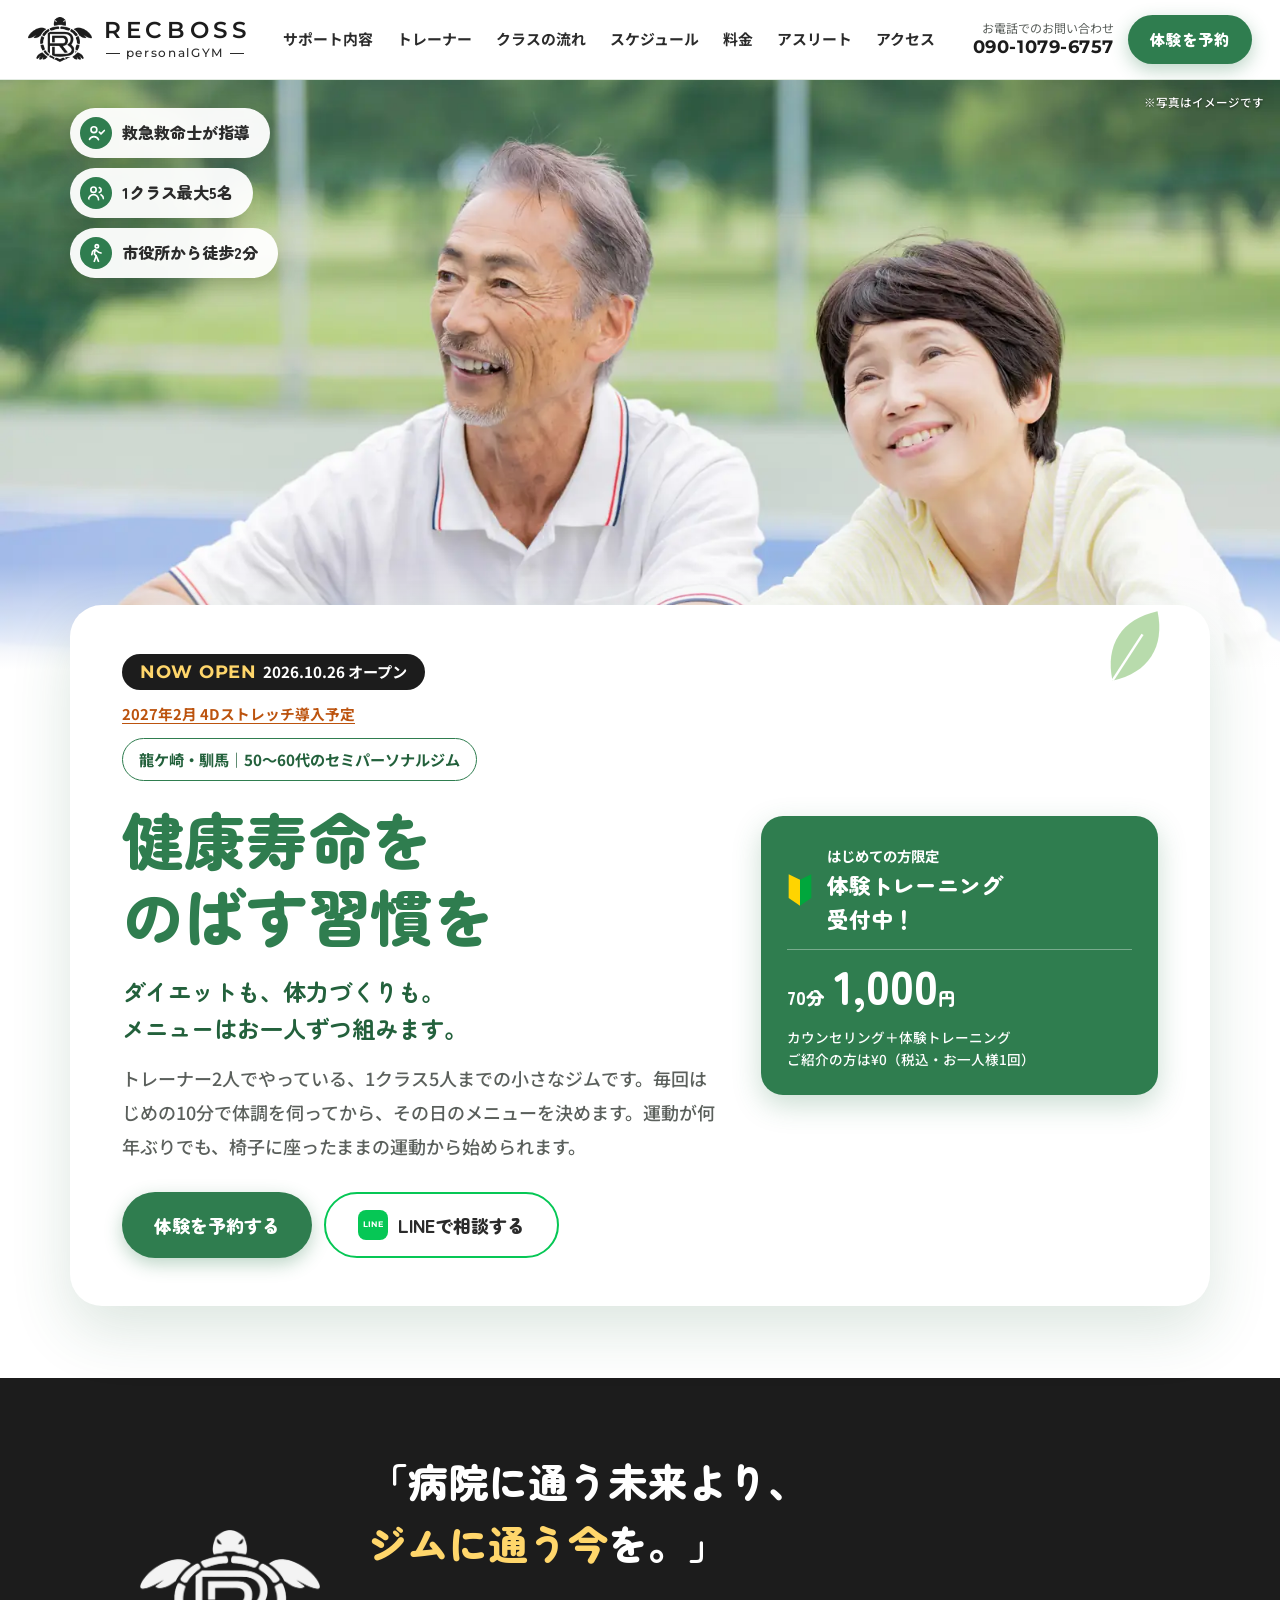
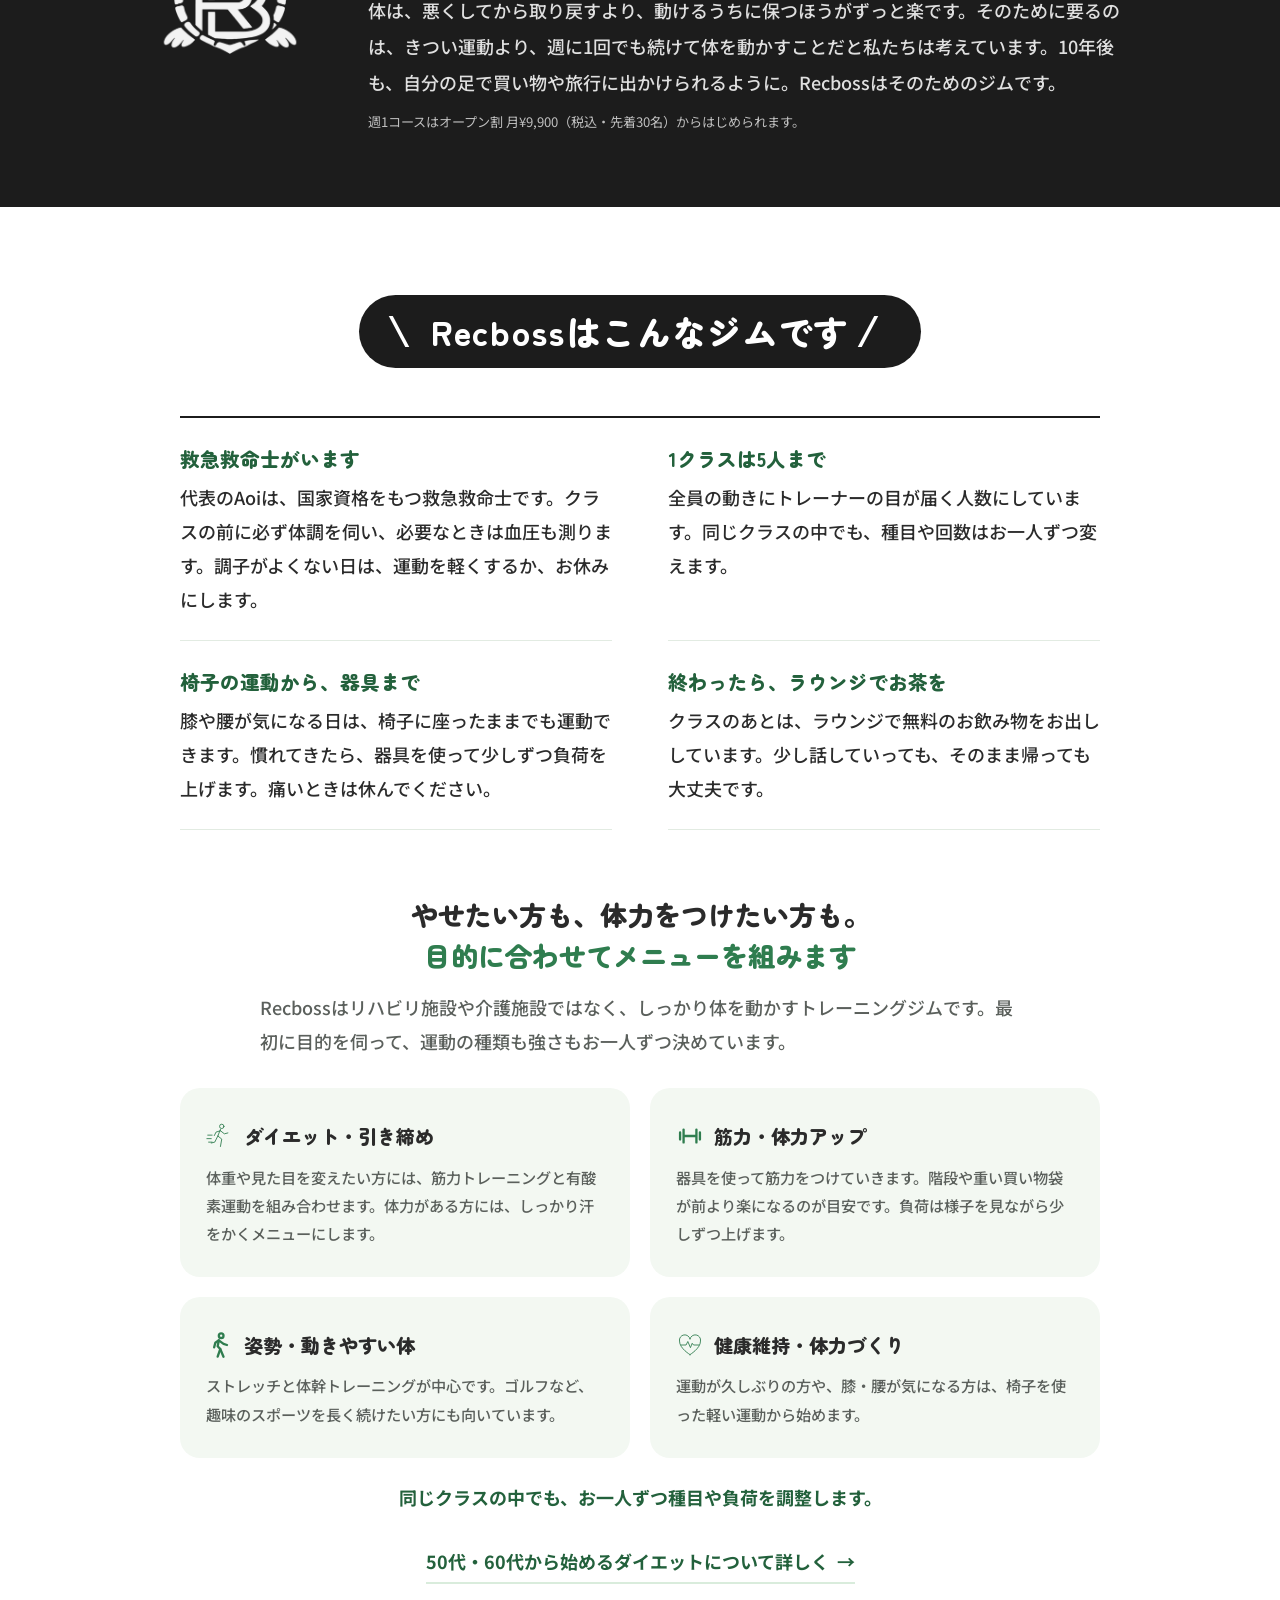
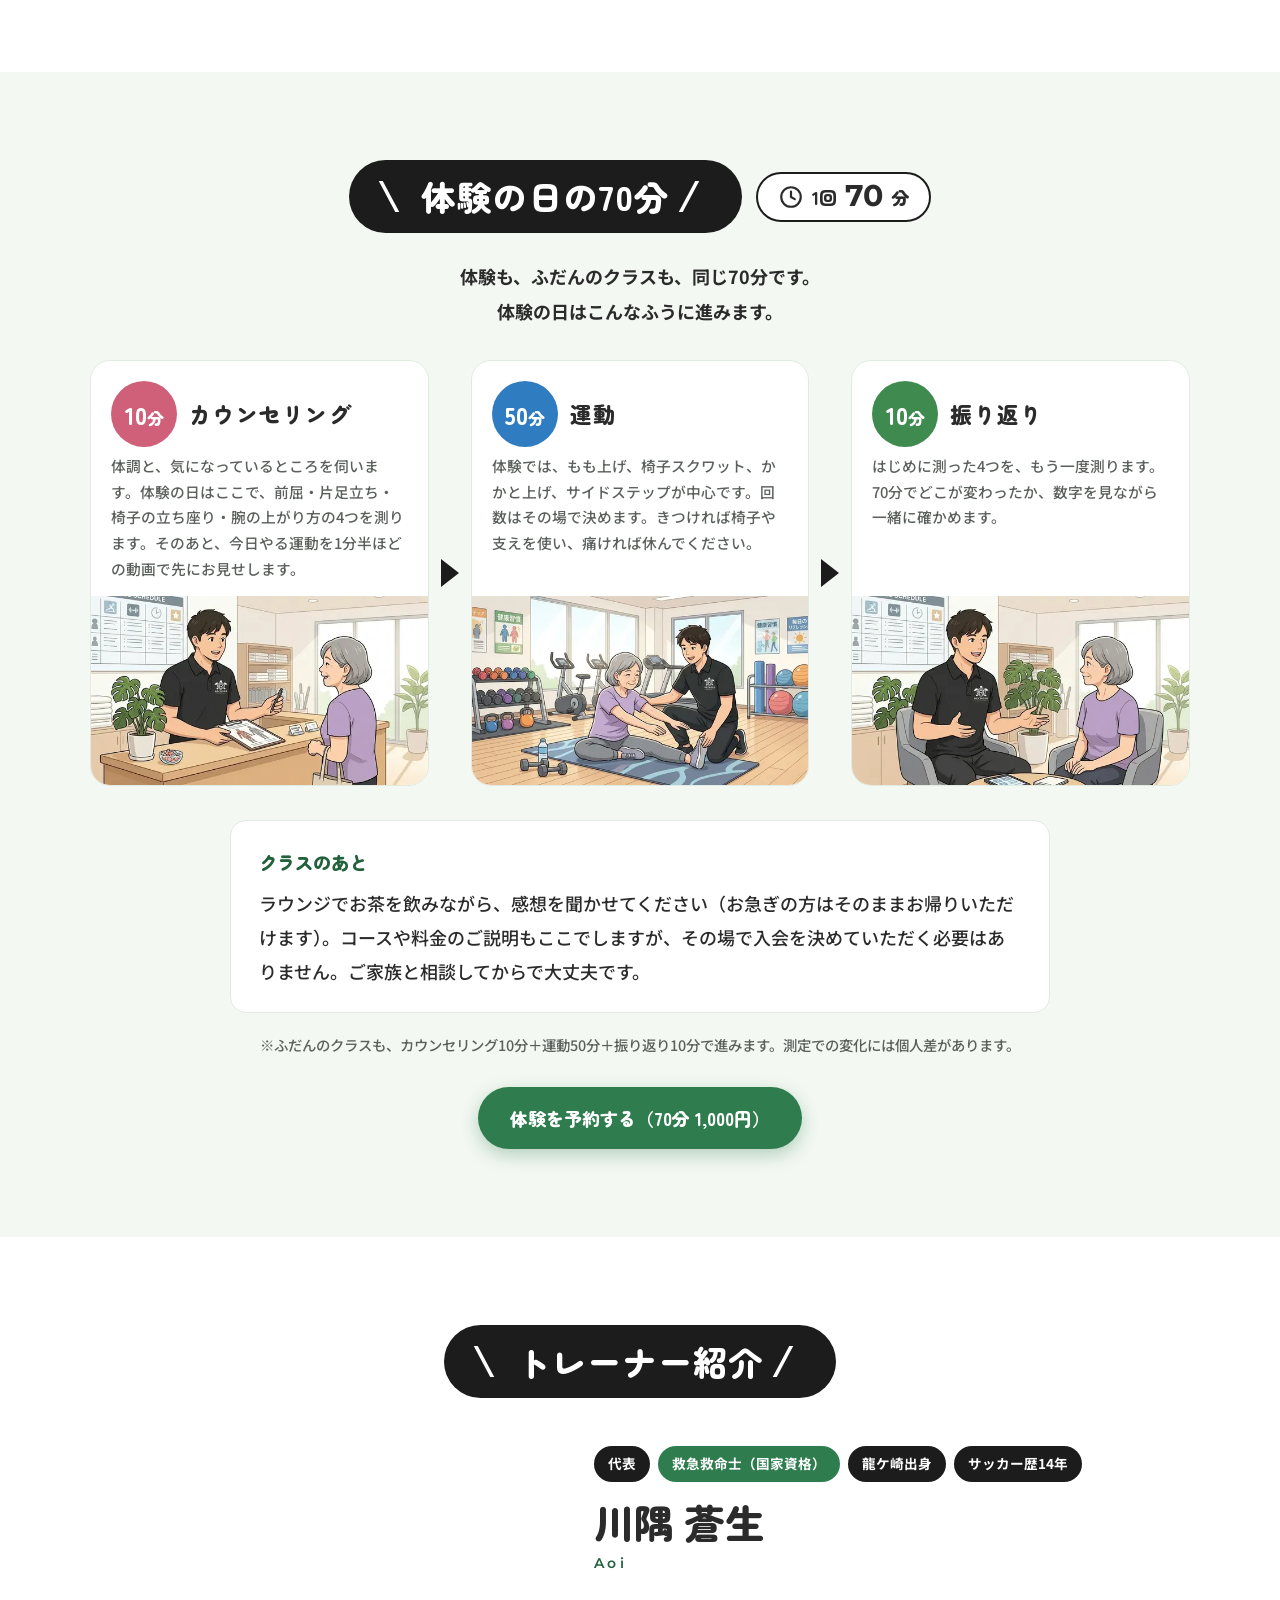
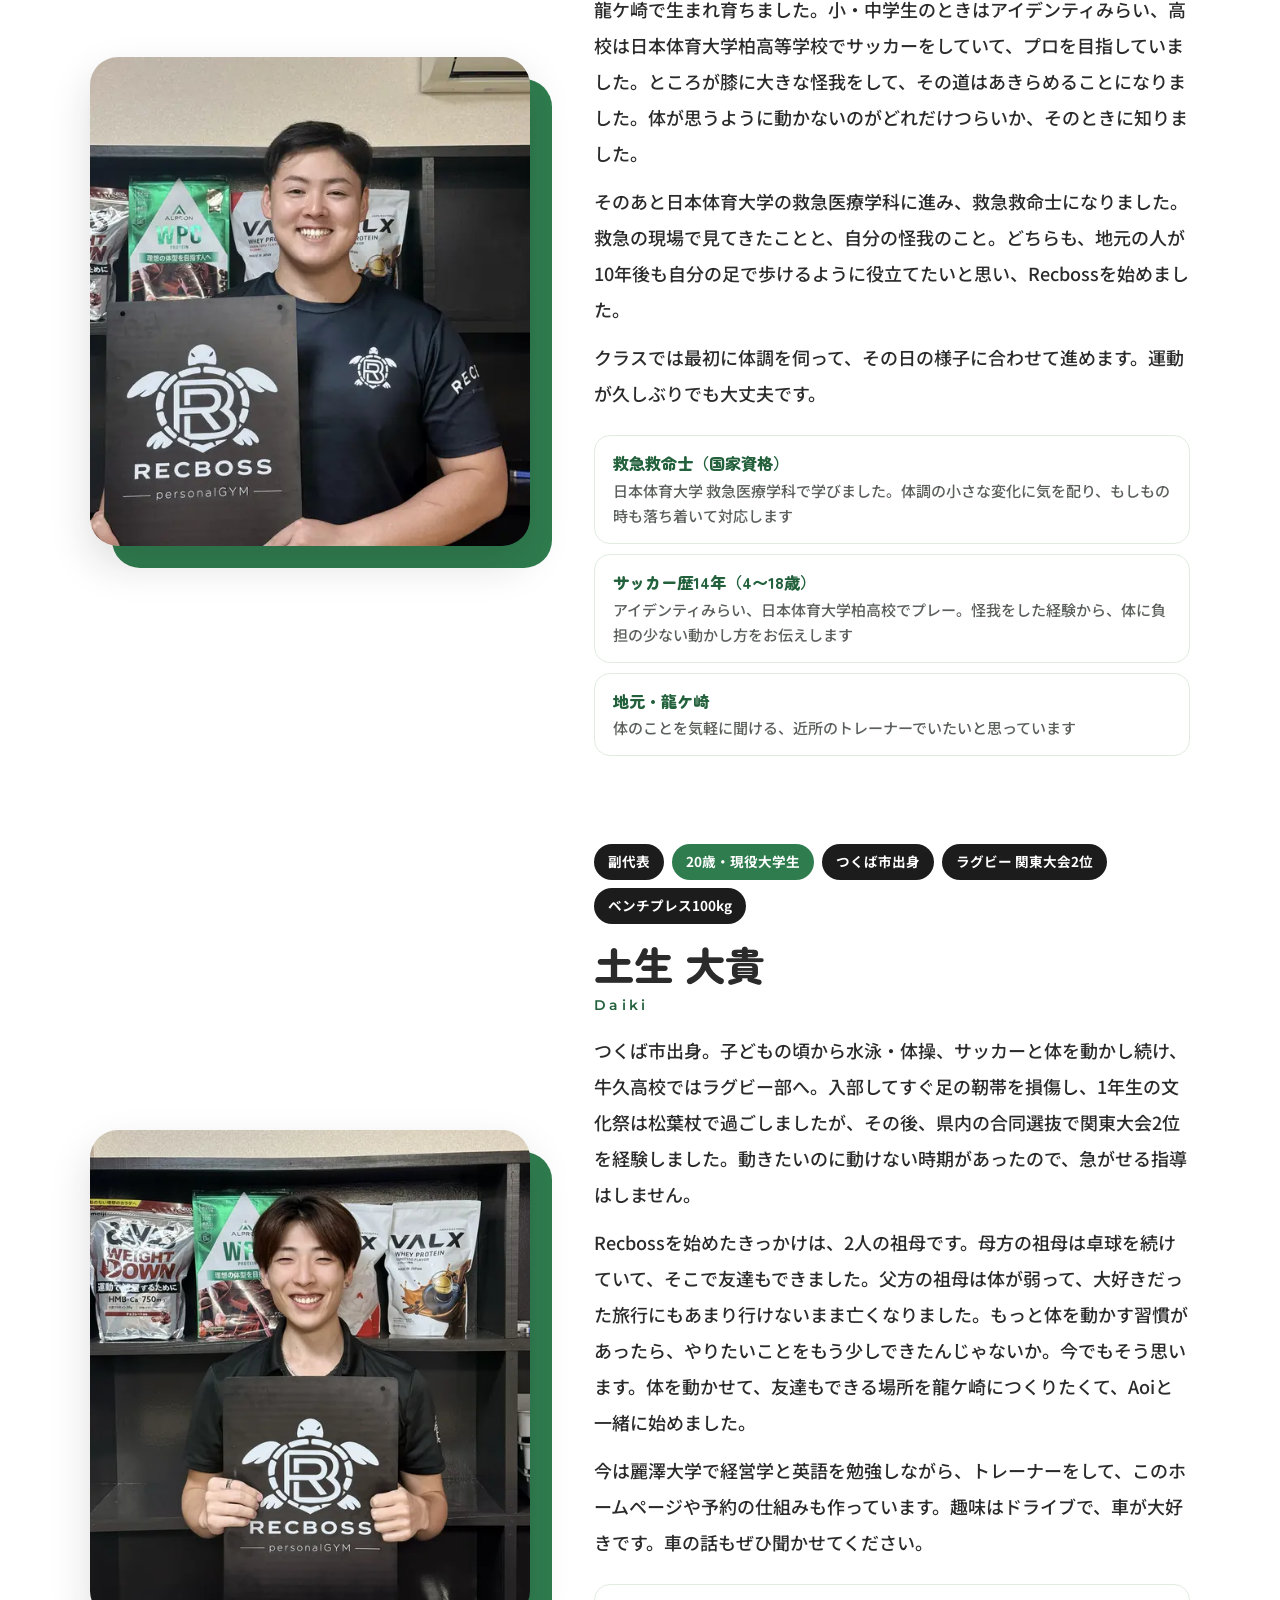
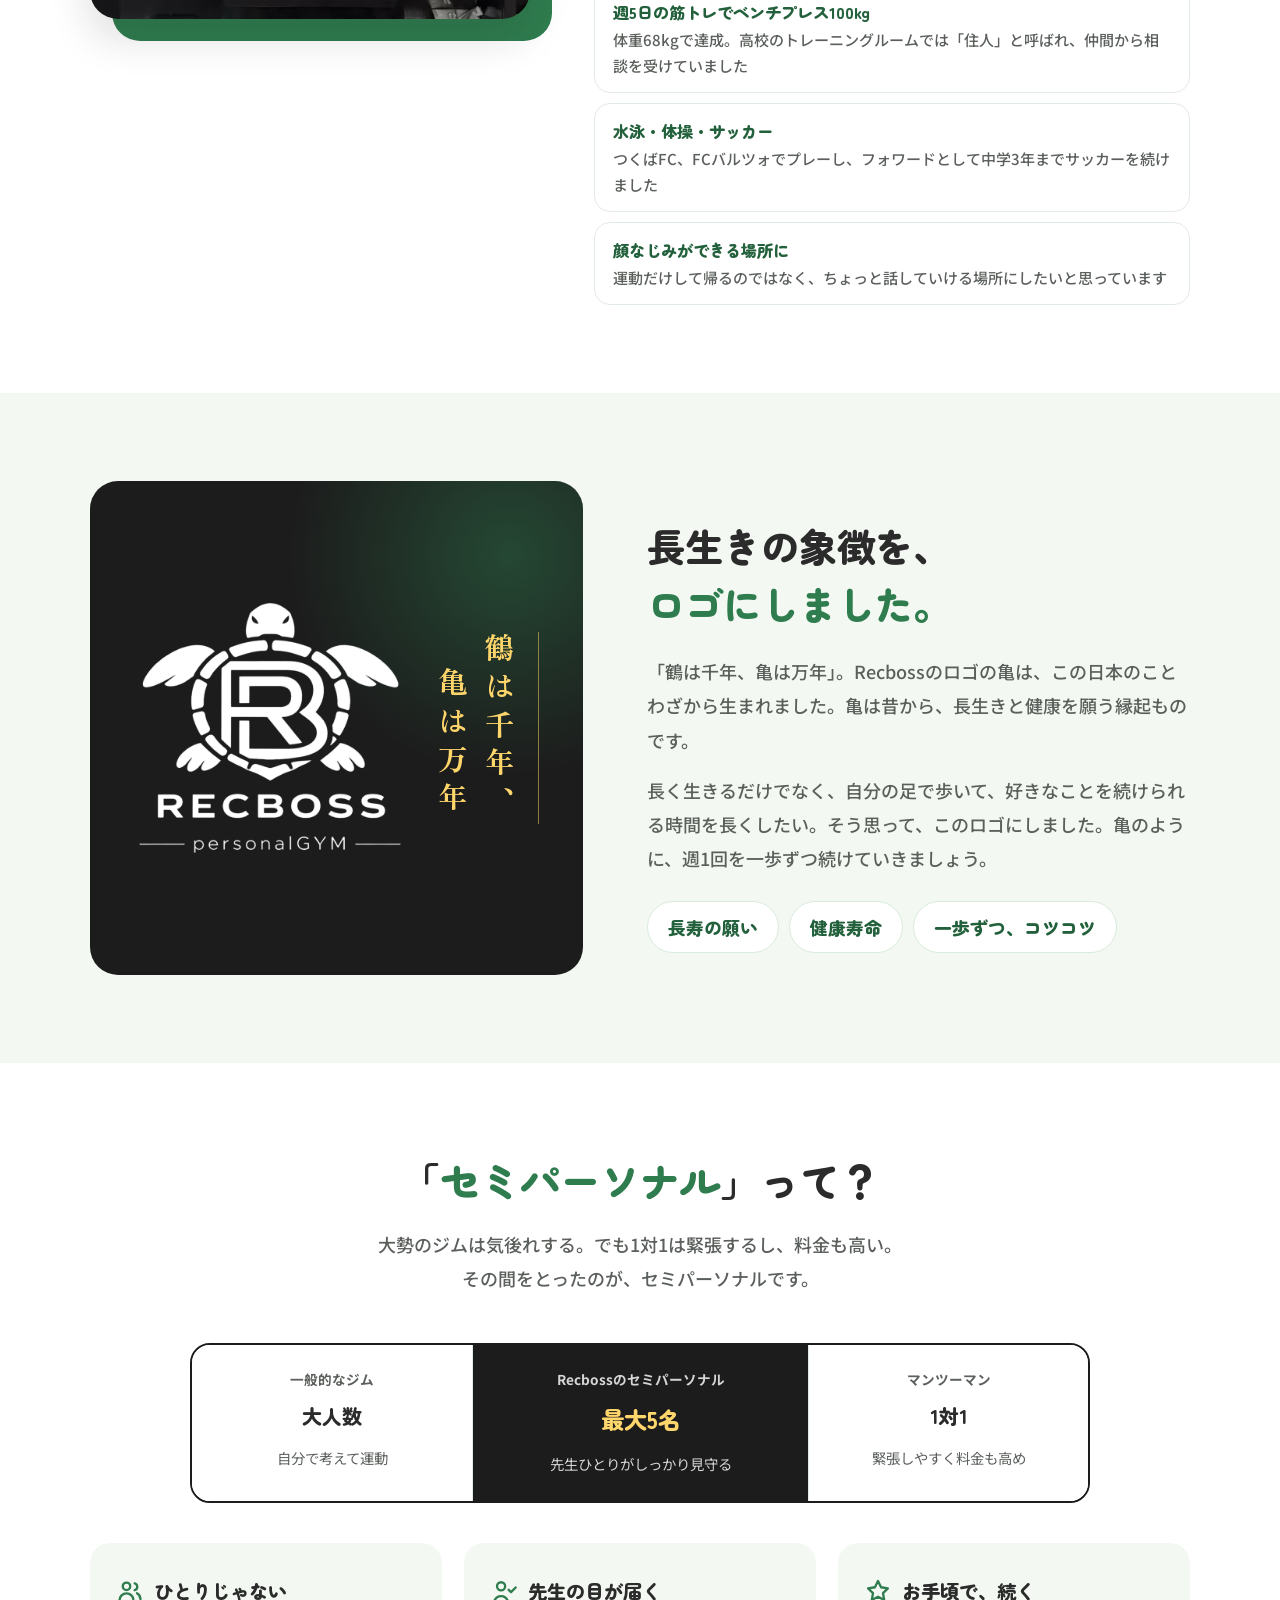
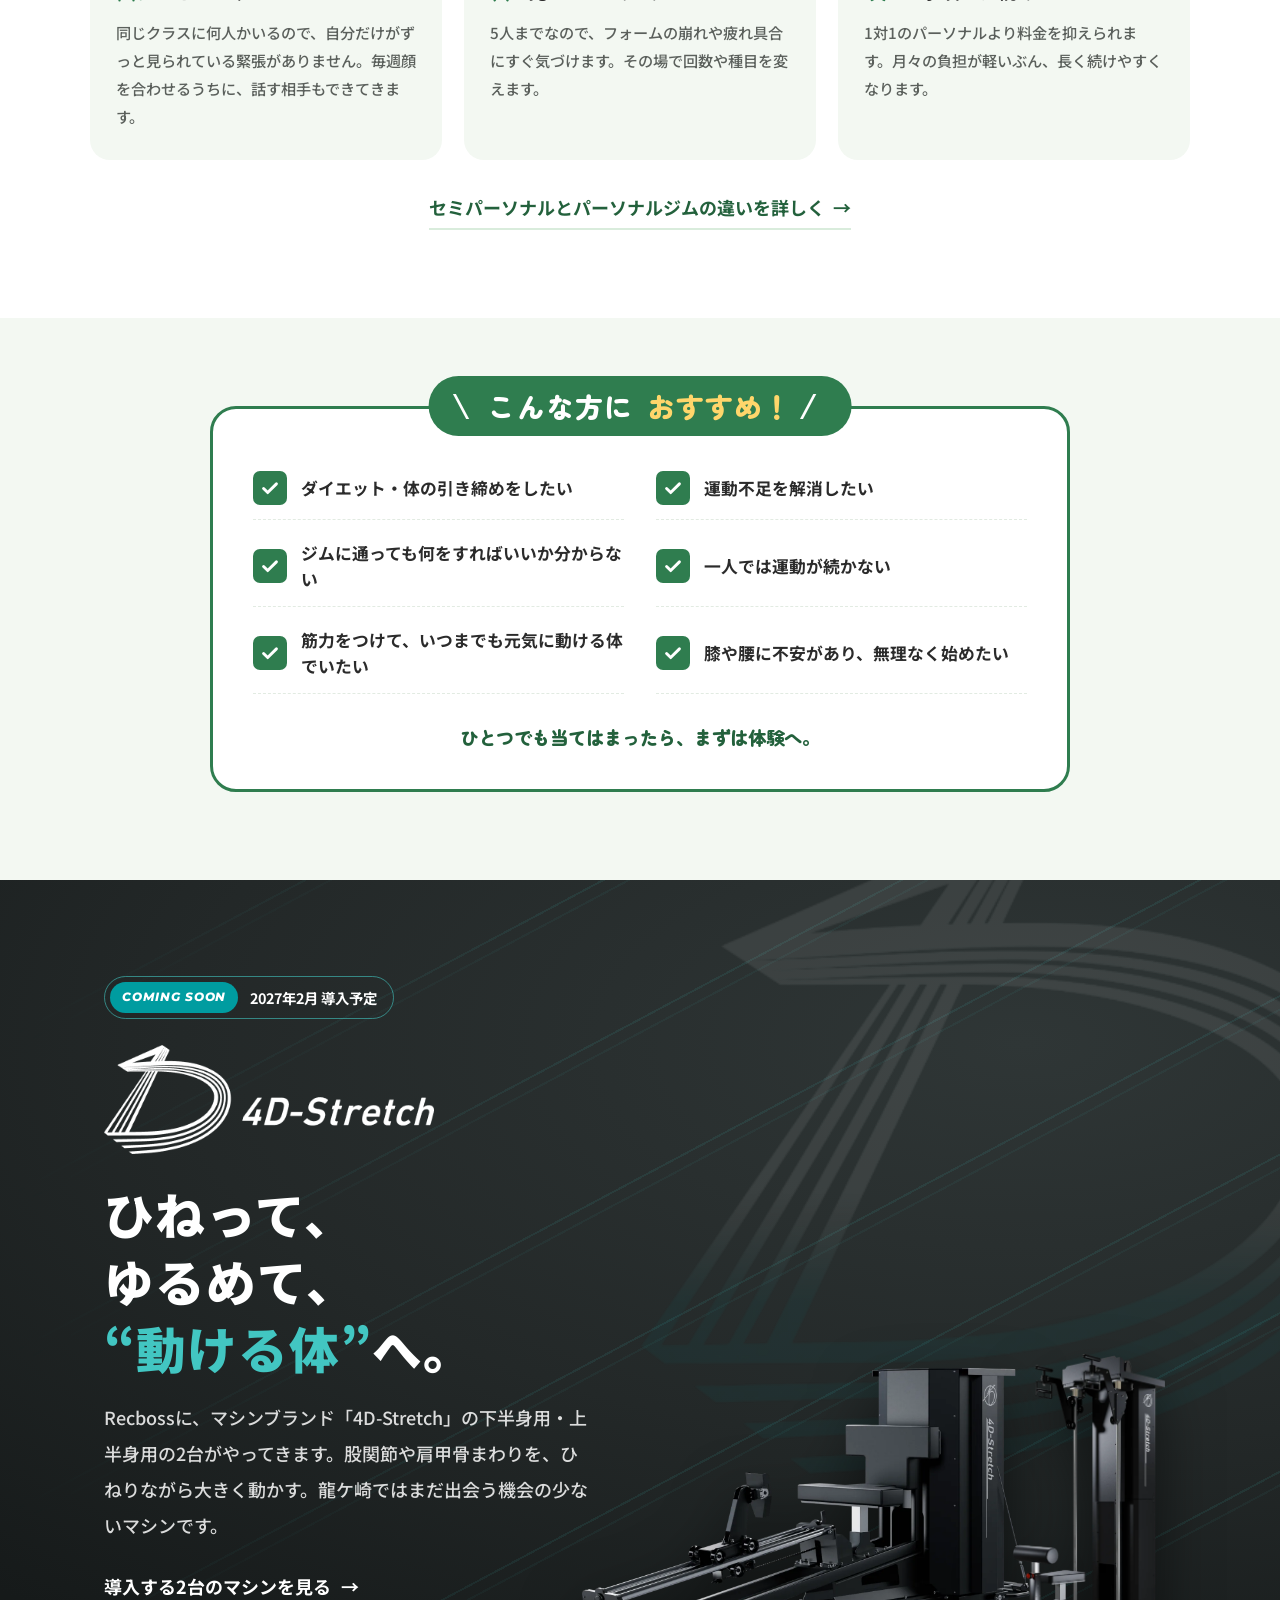
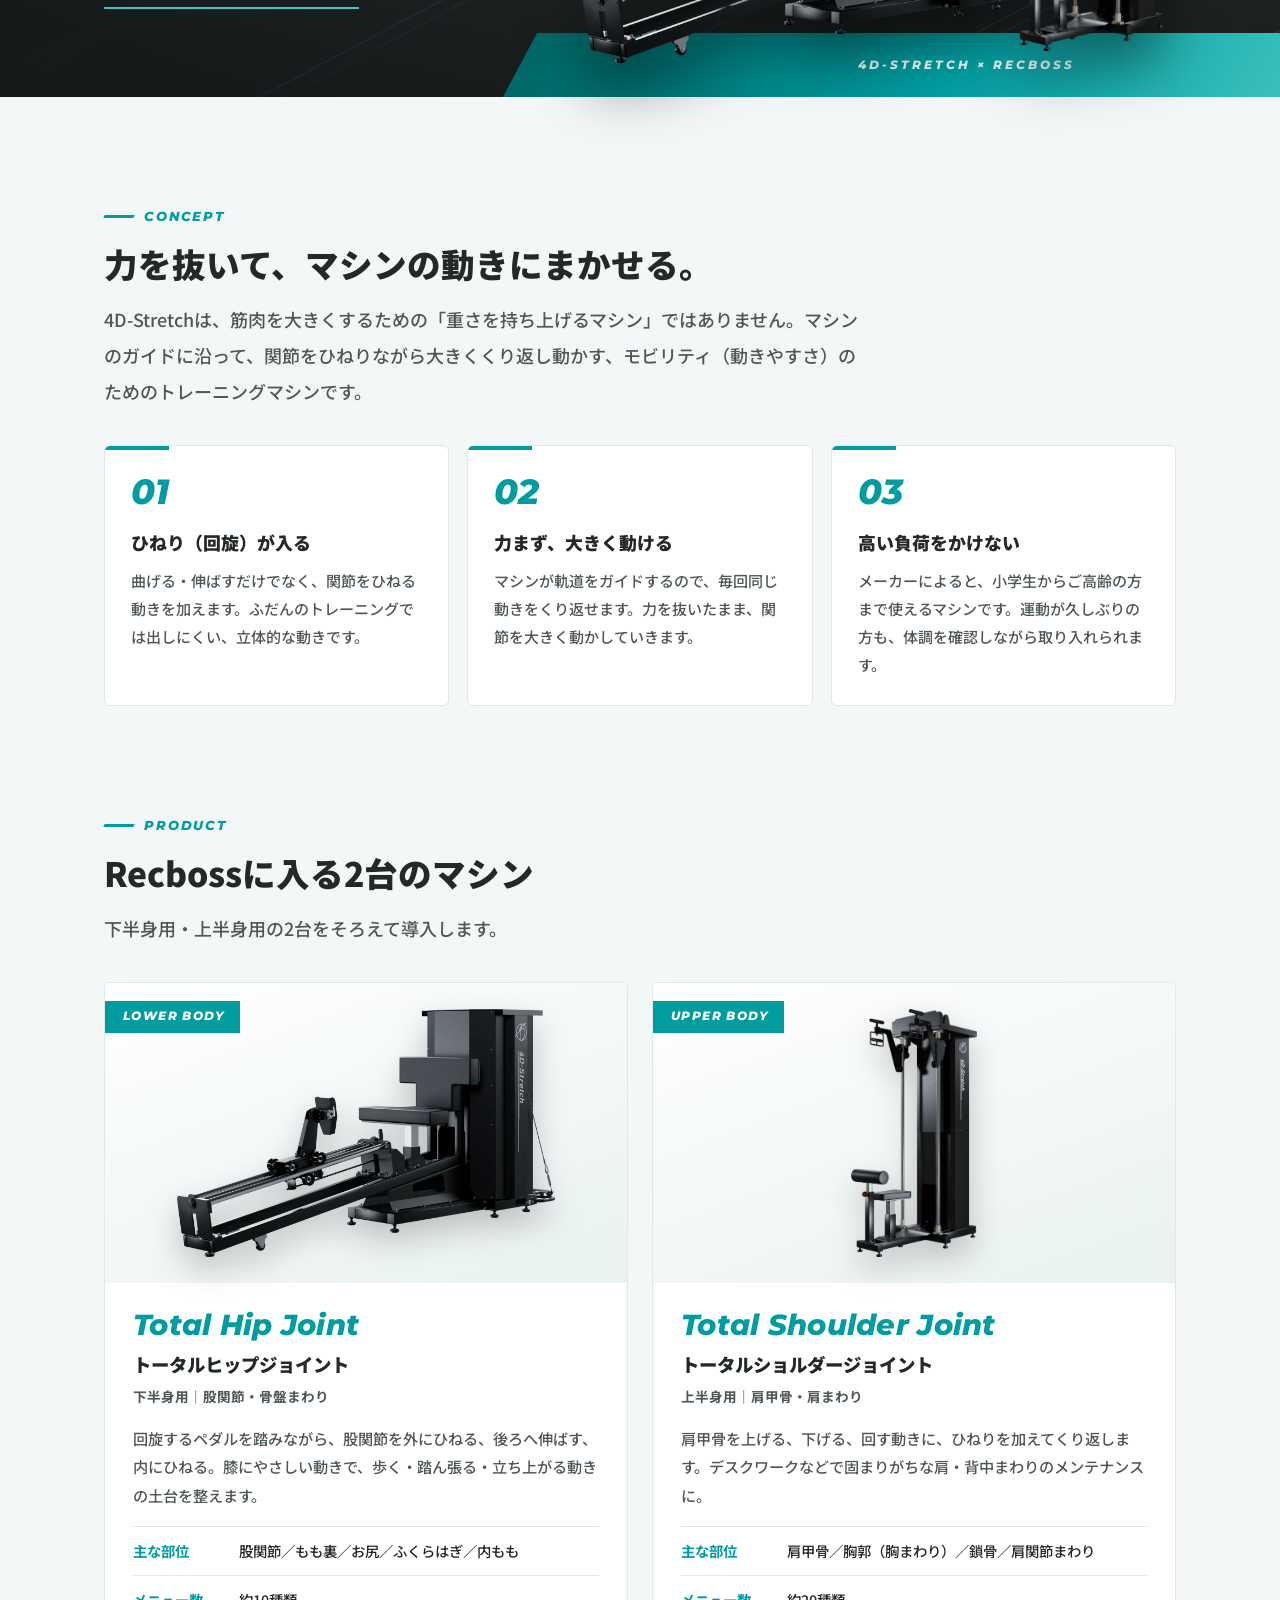
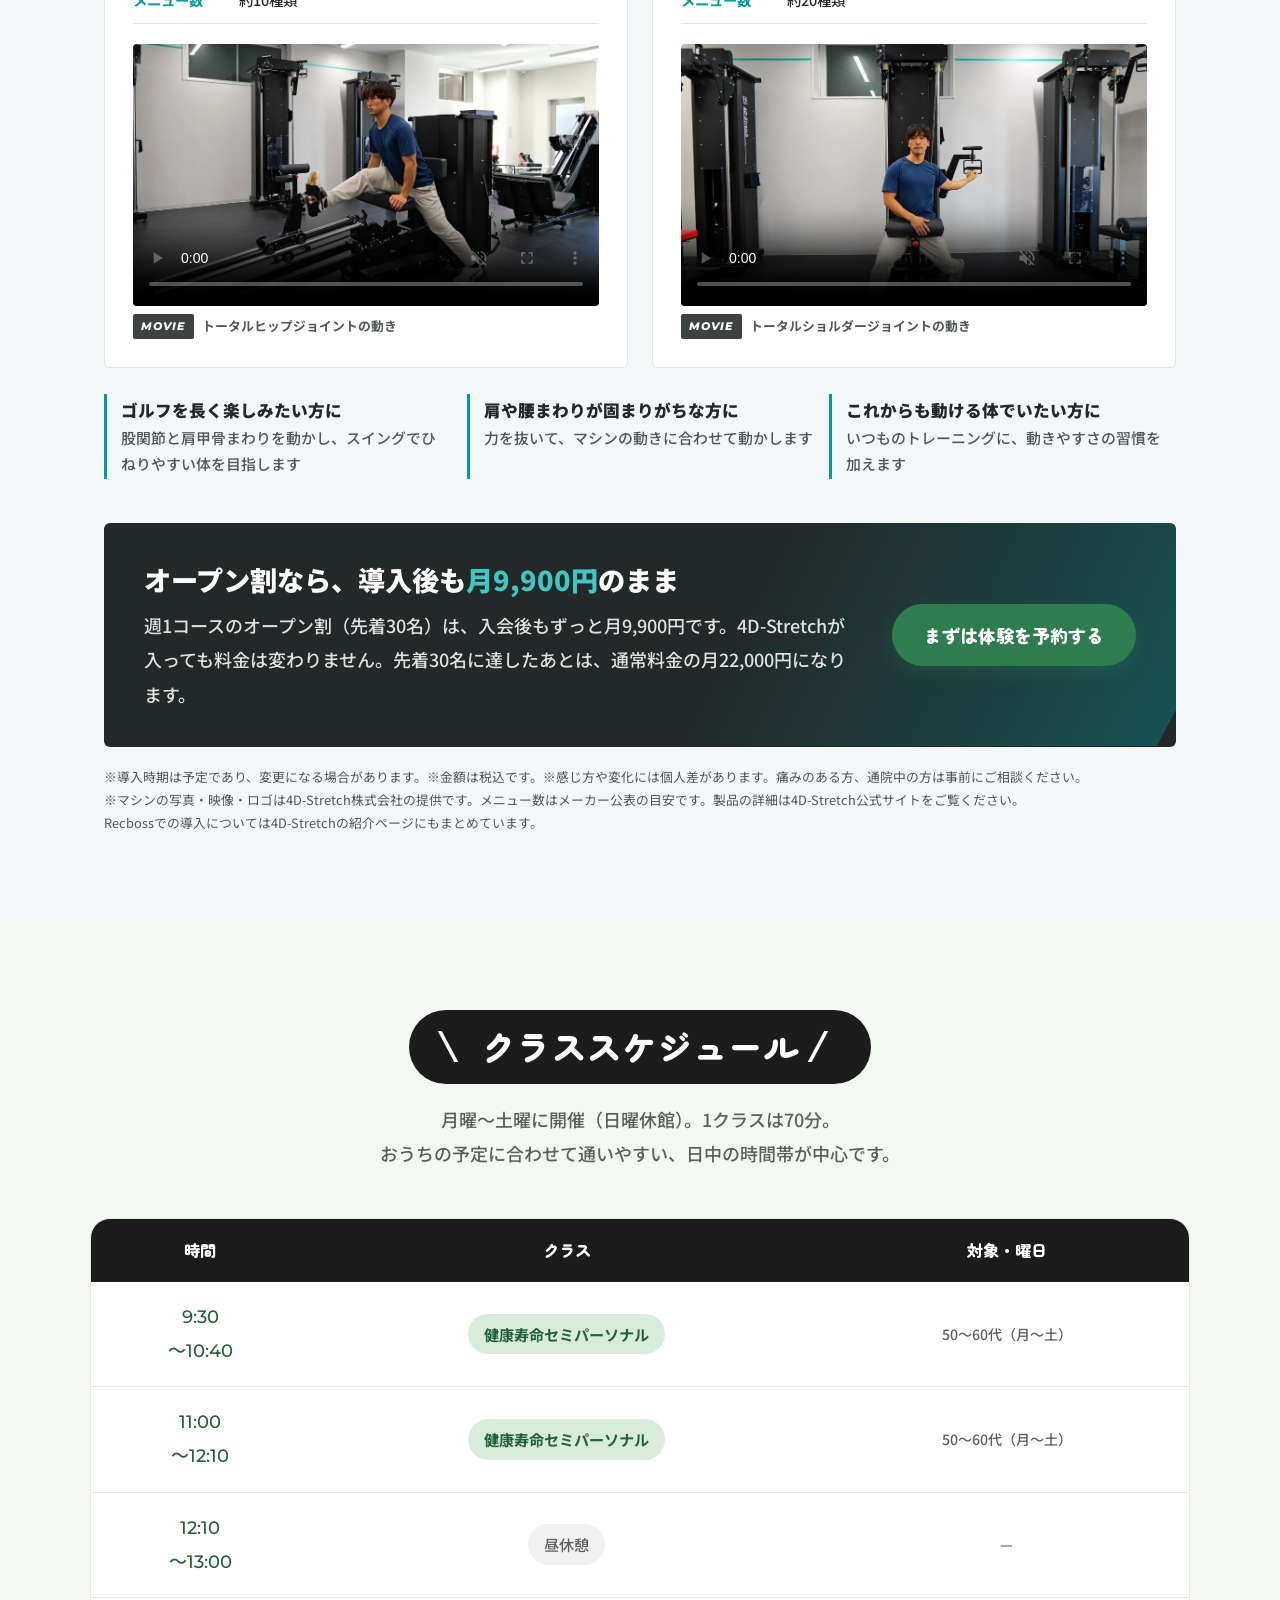
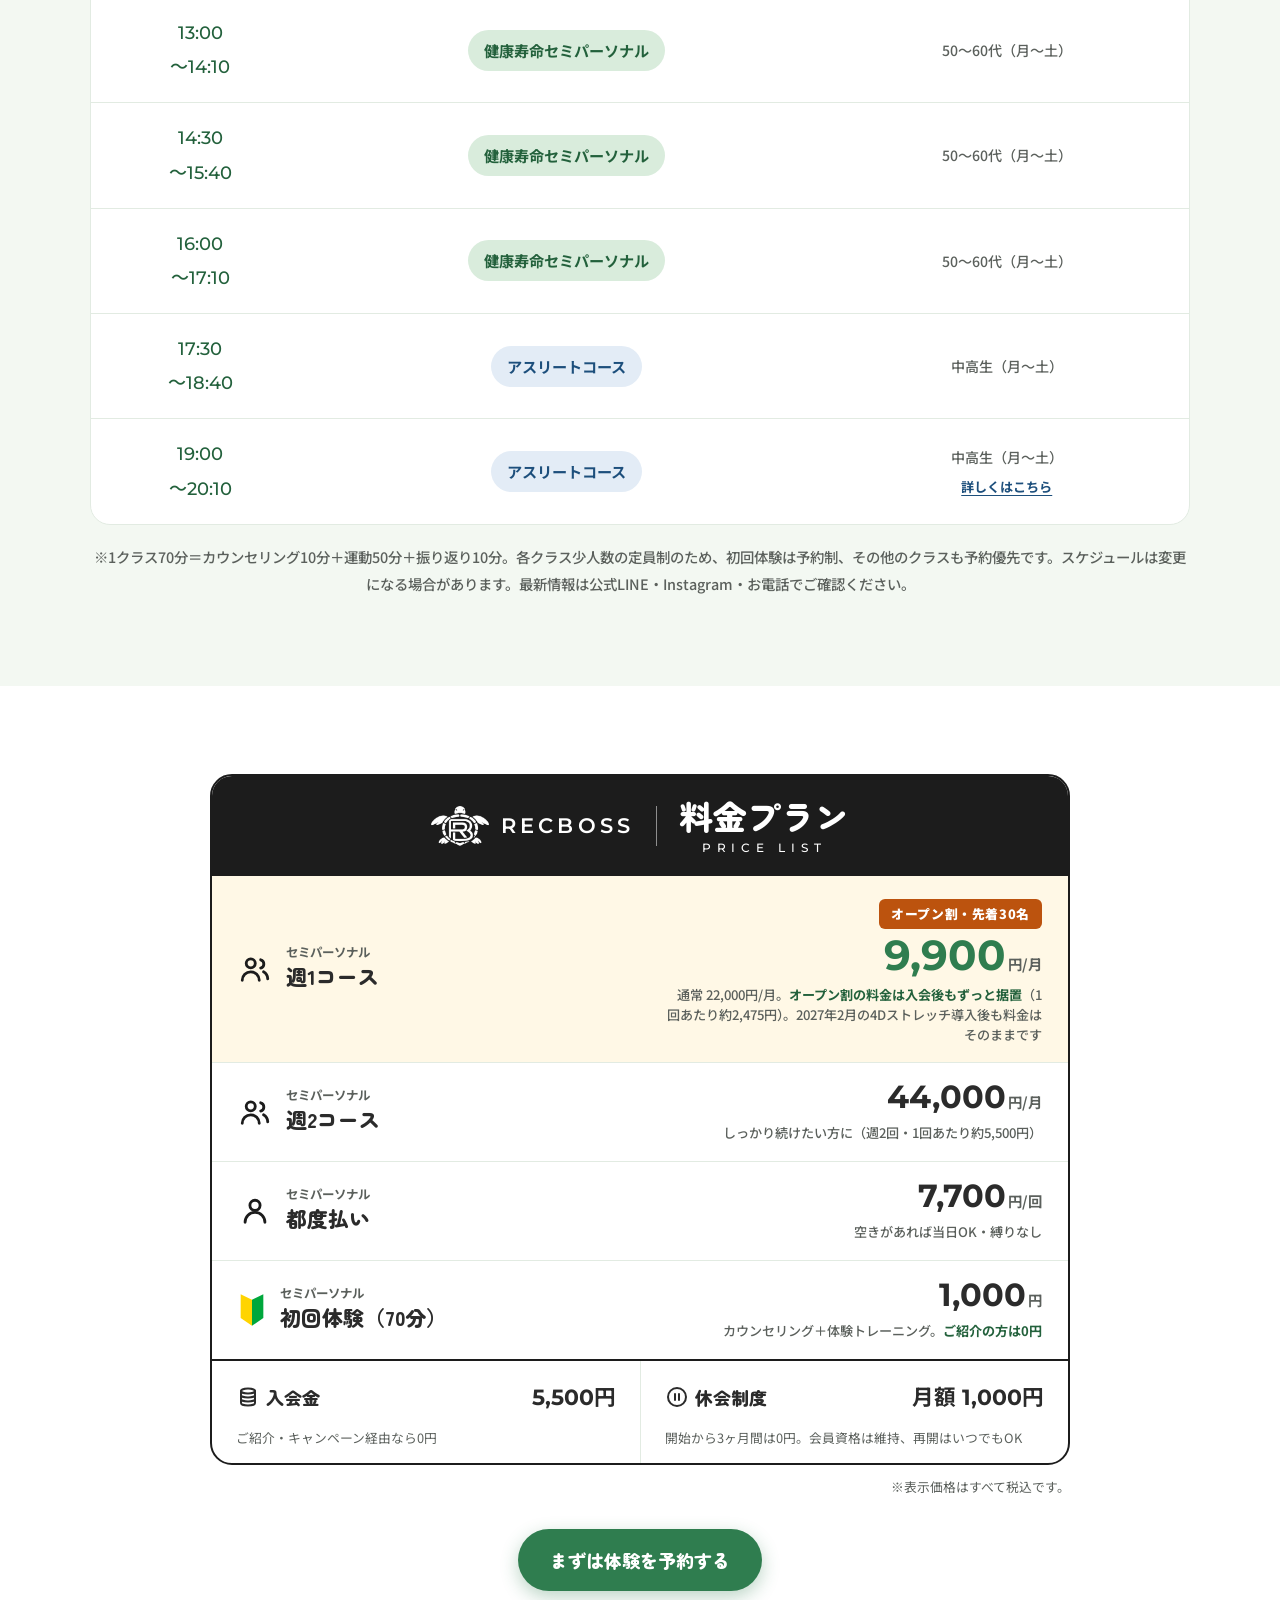
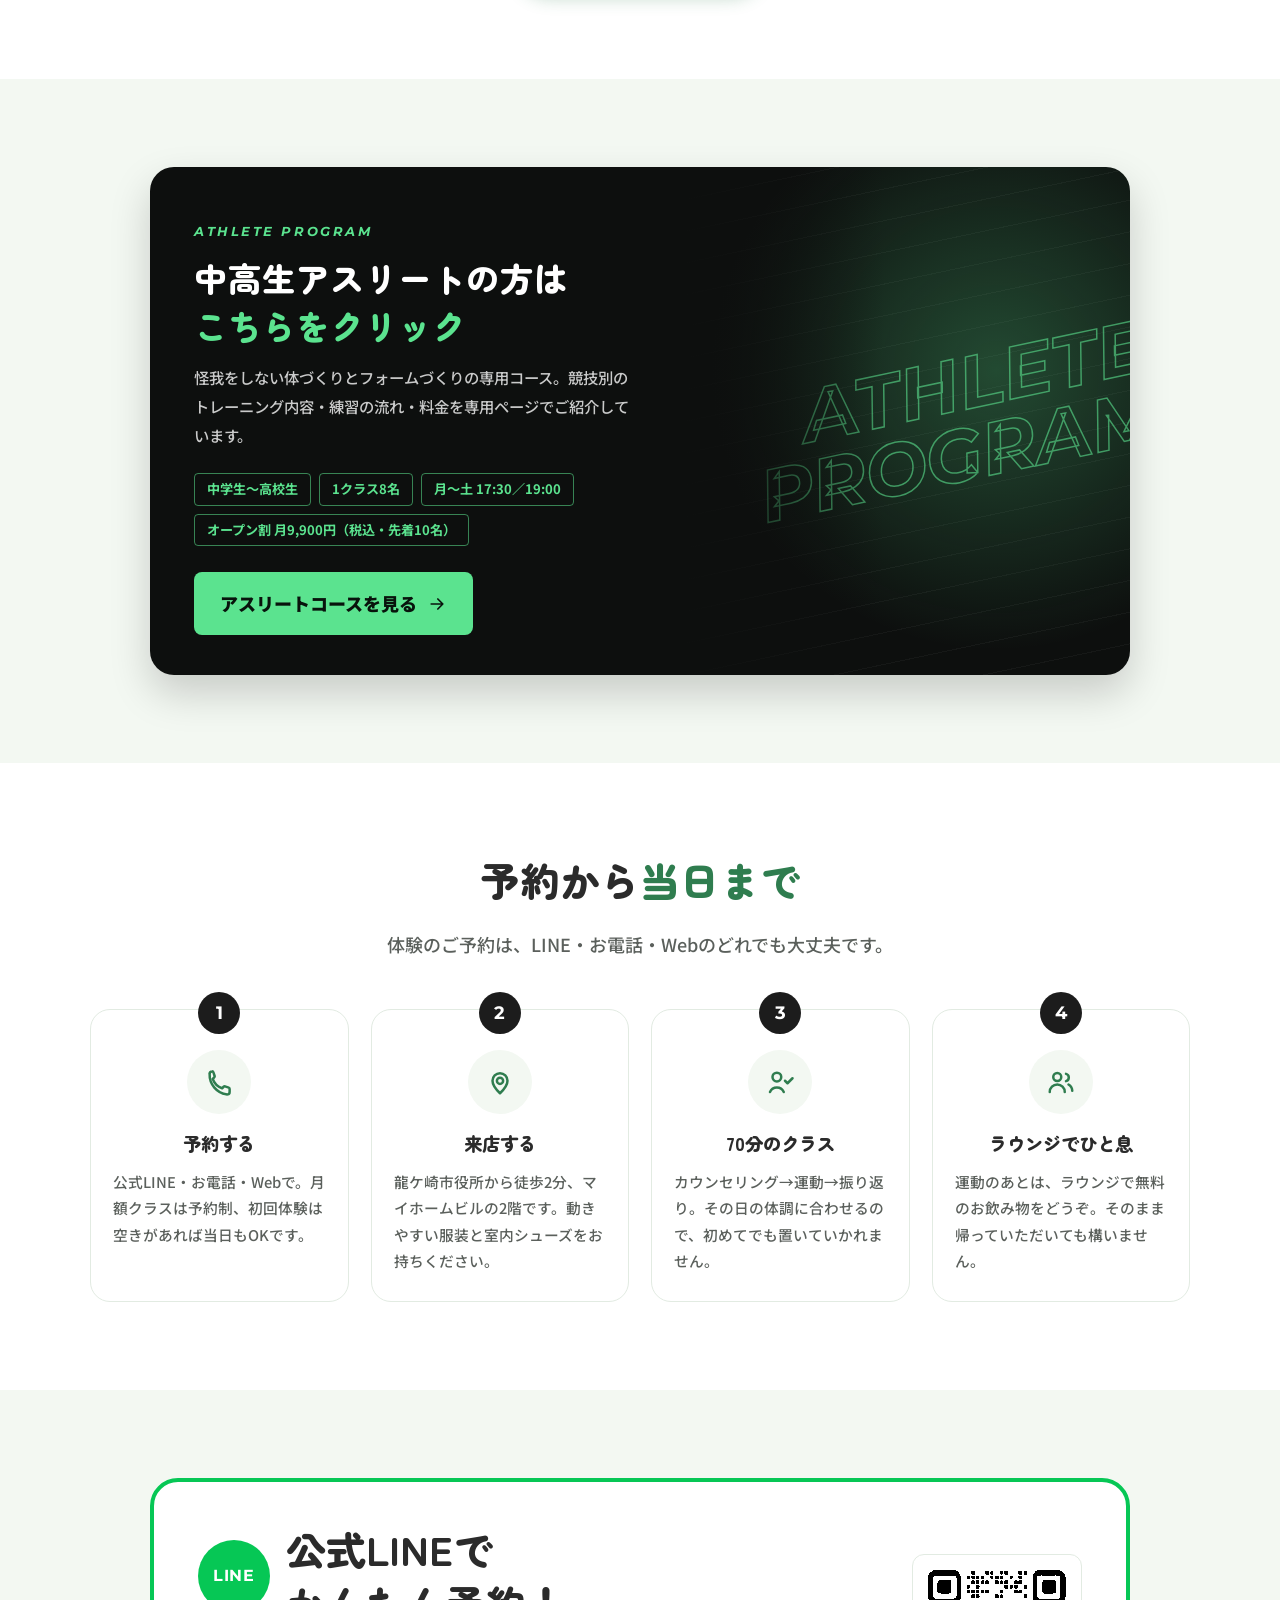
<file: index.html>
<!DOCTYPE html>
<html lang="ja">
<head>
  <meta charset="UTF-8">
  <meta name="viewport" content="width=device-width, initial-scale=1.0">
  <title>Recboss GYM（レクボス）｜龍ケ崎のセミパーソナルジム・健康寿命をのばす習慣を</title>
  <meta name="description" content="Recboss GYM（レクボス パーソナルジム）は、茨城県龍ケ崎市馴馬町、龍ケ崎市役所から徒歩2分のジム。50〜60代の健康寿命をのばす習慣づくりをサポートするセミパーソナルジム。ダイエット・筋力アップ・体力づくりなど、国家資格をもつ救急救命士が一人ひとりの目的と体に合わせたトレーニングを指導します。週1コースはオープン割¥9,900（先着30名・通常¥22,000）。初回体験70分¥1,000（ご紹介で¥0・税込）。月〜土開催・日曜休館。お電話090-1079-6757。">
  <meta name="theme-color" content="#2f7d4f">
  <link rel="icon" href="/favicon.ico" sizes="48x48">
  <link rel="icon" type="image/png" sizes="192x192" href="/img/icon-192.png">
  <link rel="apple-touch-icon" href="/img/apple-touch-icon.png">
  <meta name="format-detection" content="telephone=yes">
  <!-- SNSシェア用 -->
  <meta property="og:type" content="website">
  <meta property="og:title" content="Recboss GYM（レクボス）｜龍ケ崎のセミパーソナルジム">
  <meta property="og:description" content="龍ケ崎市役所から徒歩2分。救急救命士が指導する、1クラス5人までのセミパーソナルジム。ダイエットも体力づくりも、メニューはお一人ずつ組みます。週1コースはオープン割¥9,900（先着30名・通常¥22,000）。初回体験70分¥1,000。">
  <meta property="og:locale" content="ja_JP">
  <meta property="og:url" content="https://recbossgym.com/">
  <meta property="og:image" content="https://recbossgym.com/logo-recboss.jpg">
  <meta property="og:site_name" content="Recboss personal GYM">
  <meta name="twitter:card" content="summary_large_image">
  <link rel="canonical" href="https://recbossgym.com/">
  <script type="application/ld+json">
  {"@context": "https://schema.org", "@type": "WebSite", "@id": "https://recbossgym.com/#website", "name": "Recboss GYM", "alternateName": ["Recboss personal GYM", "レクボス", "レクボスジム"], "url": "https://recbossgym.com/"}
  </script>
  <script type="application/ld+json">
{
    "@context": "https://schema.org",
    "@type": "ExerciseGym",
    "@id": "https://recbossgym.com/#gym",
    "name": "Recboss personal GYM",
    "alternateName": "レクボス パーソナルジム",
    "url": "https://recbossgym.com/",
    "telephone": "+81-90-1079-6757",
    "image": [
      "https://recbossgym.com/img/hero.webp",
      "https://recbossgym.com/logo-recboss.jpg"
    ],
    "logo": "https://recbossgym.com/logo-recboss.jpg",
    "description": "龍ケ崎市役所から徒歩2分のセミパーソナルジム。救急救命士が指導し、50〜60代の体力づくり・ダイエット・健康維持と、中高生アスリートの怪我をしない体づくりをサポートします。",
    "address": {
      "@type": "PostalAddress",
      "postalCode": "301-0004",
      "addressRegion": "茨城県",
      "addressLocality": "龍ケ崎市",
      "streetAddress": "馴馬町2867-2 マイホームビル2階",
      "addressCountry": "JP"
    },
    "openingHoursSpecification": [
      {
        "@type": "OpeningHoursSpecification",
        "dayOfWeek": [
          "Monday",
          "Tuesday",
          "Wednesday",
          "Thursday",
          "Friday",
          "Saturday"
        ],
        "opens": "09:30",
        "closes": "20:10"
      }
    ],
    "priceRange": "¥1,000〜",
    "areaServed": ["龍ケ崎市", "牛久市", "取手市", "つくばみらい市", "稲敷市", "利根町", "河内町"],
    "sameAs": [
      "https://www.instagram.com/ryugasaki_recboss"
    ]
  }
  </script>
  <link rel="preconnect" href="https://fonts.googleapis.com">
  <link rel="preconnect" href="https://fonts.gstatic.com" crossorigin>
  <link href="https://fonts.googleapis.com/css2?family=Montserrat:ital,wght@0,500;0,600;0,700;1,800&family=Zen+Old+Mincho:wght@700&family=Zen+Maru+Gothic:wght@500;700;900&family=Noto+Sans+JP:wght@400;500;700;900&display=swap" rel="stylesheet">
  <style>

/* ══════════════════════════════
   ブランド設計（チラシ準拠）
   - 色：ロゴの「黒」× チラシの「深緑」× 白。差し色は控えめに
   - 見出し：チラシと同じ「＼ 黒帯 ／」と丸ゴシック
   - モチーフ：亀＝あせらず、コツコツ、長く健康に
══════════════════════════════ */
:root {
  --green:      #2f7d4f;   /* チラシの見出し緑。白文字 5.1:1 */
  --green-dark: #23613c;   /* ホバー・薄緑背景上の文字 */
  --green-soft: #d9ecdc;
  --green-pale: #f3f8f2;
  --black:      #1c1c1c;   /* ロゴ・黒帯 */
  --ink:        #2b2b2b;
  --sub:        #5b605c;
  --line:       #e2ebe2;
  --accent:     #bc530e;   /* チラシの橙。白地で 4.79:1（ブランドガイド準拠） */
  --c-pink:     #d0607a;   /* クラスの流れ：カウンセリング */
  --c-blue:     #2f7cc0;   /* クラスの流れ：運動 */
  --c-green:    #3f8a4f;   /* クラスの流れ：振り返り */
  --line-green: #06c755;   /* LINEブランド色（アイコン用） */
  --wm: "Montserrat", "Noto Sans JP", sans-serif;
  --round: "Zen Maru Gothic", "Noto Sans JP", sans-serif;
}

/* ── RESET ── */
*, *::before, *::after { box-sizing: border-box; margin: 0; padding: 0; }
html { scroll-behavior: smooth; }
body {
  font-family: "Noto Sans JP", sans-serif;
  background: #fff;
  color: var(--ink);
  font-size: 18px;          /* 50〜60代配慮：大きめ基準 */
  line-height: 1.9;
  -webkit-text-size-adjust: 100%;
}
img { display: block; max-width: 100%; height: auto; }  /* 幅だけ指定した画像が縦に伸びないように */
a { color: inherit; text-decoration: none; }
.ico { fill: none; stroke: currentColor; stroke-width: 2; stroke-linecap: round; stroke-linejoin: round; display: inline-block; vertical-align: middle; }

:focus-visible { outline: 3px solid var(--green); outline-offset: 2px; border-radius: 4px; }

@media (prefers-reduced-motion: reduce) {
  *, *::before, *::after { animation: none !important; transition: none !important; }
  html { scroll-behavior: auto; }
}

/* ══════════════════════════════
   ブランド部品
══════════════════════════════ */
/* チラシの「＼ クラスの流れ ／」黒帯見出し */
.ribbon {
  display: inline-flex; align-items: center; gap: .5em;
  background: var(--black); color: #fff;
  font-family: var(--round); font-weight: 900;
  font-size: clamp(1.45rem, 3.2vw, 2.15rem); line-height: 1.3;
  padding: .42em 1.1em; border-radius: 999px;
  letter-spacing: .04em;
}
.ribbon::before, .ribbon::after {
  content: ""; width: .5em; height: .9em; flex-shrink: 0;
  border-left: .14em solid #fff; transform: skewX(28deg);
}
.ribbon::after { transform: skewX(-28deg); }
.ribbon.green { background: var(--green); }
.ribbon .hl { color: #ffd66b; }

/* ロゴの「—— personalGYM ——」に合わせた英字ラベル */
.wm-label {
  display: inline-flex; align-items: center; gap: 12px;
  font-family: var(--wm); font-weight: 600; letter-spacing: .28em;
  font-size: .78rem; color: var(--green-dark); text-transform: uppercase;
}
.wm-label::before, .wm-label::after { content: ""; width: 28px; height: 1px; background: currentColor; }

.head { text-align: center; margin-bottom: 48px; }
.head .wm-label { margin-bottom: 18px; }
.head h2 { display: block; }
.head .lead { color: var(--sub); margin-top: 18px; font-weight: 500; }
.head-plain h2 {
  font-family: var(--round); font-weight: 900;
  font-size: clamp(1.7rem, 3.4vw, 2.5rem); line-height: 1.45; color: var(--ink);
}
.head-plain h2 .g { color: var(--green); }

/* 初心者マーク（はじめての方の目印） */
.wakaba { width: 1.1em; height: 1.45em; flex-shrink: 0; }

/* ボタン */
.btn {
  display: inline-flex; align-items: center; justify-content: center; gap: 10px;
  font-family: var(--round); font-weight: 900; font-size: 1.12rem;
  min-height: 56px; padding: 14px 32px; border-radius: 999px;
  transition: background .2s, color .2s, transform .15s, box-shadow .2s;
  touch-action: manipulation;
}
.btn:hover { transform: translateY(-2px); }
.btn .ico { width: 22px; height: 22px; }
.btn-main { background: var(--green); color: #fff; box-shadow: 0 6px 18px rgba(47,125,79,.32); }
.btn-main:hover { background: var(--green-dark); }
.btn-black { background: var(--black); color: #fff; }
.btn-black:hover { background: #000; }
.btn-line { background: #fff; color: var(--ink); border: 2px solid var(--line-green); }
.btn-line:hover { background: #effcf4; }
.btn-ghost { background: #fff; color: var(--green-dark); border: 2px solid var(--green); }
.btn-ghost:hover { background: var(--green); color: #fff; }
.line-badge {
  display: inline-grid; place-items: center; width: 30px; height: 30px; border-radius: 8px;
  background: var(--line-green); color: #fff; font-family: var(--wm); font-weight: 700; font-size: .5rem; letter-spacing: .02em;
}

/* 葉っぱの飾り（チラシの若葉） */
.leaf { position: absolute; color: #7fbf6a; opacity: .55; pointer-events: none; }

/* ══════════════════════════════
   HEADER
══════════════════════════════ */
header {
  position: sticky; top: 0; z-index: 900;
  background: rgba(255,255,255,.97);
  border-bottom: 1px solid var(--line);
  padding: 0 max(28px, env(safe-area-inset-right)) 0 max(28px, env(safe-area-inset-left));
  min-height: 80px;
  display: flex; align-items: center; justify-content: space-between; gap: 20px;
}
.logo { display: inline-flex; align-items: center; gap: 12px; line-height: 1; padding: 8px 0; }
.logo img { width: 64px; height: auto; }
.logo-text { display: flex; flex-direction: column; align-items: center; }
.logo-text b { font-family: var(--wm); font-weight: 600; font-size: 1.45rem; letter-spacing: .2em; color: var(--black); margin-right: -.2em; }
.logo-text small {
  display: flex; align-items: center; gap: 6px; margin-top: 5px;
  font-family: var(--wm); font-weight: 500; font-size: .74rem; letter-spacing: .14em; color: var(--ink);
}
.logo-text small::before, .logo-text small::after { content: ""; width: 14px; height: 1px; background: var(--ink); }
.nav { display: flex; align-items: center; gap: 24px; list-style: none; }
.nav a { font-size: .93rem; font-weight: 700; color: var(--ink); display: block; padding: 11px 0; transition: color .2s; }
.nav a:hover { color: var(--green); }
.head-actions { display: flex; align-items: center; gap: 14px; }
.nav-tel { display: flex; flex-direction: column; align-items: flex-end; line-height: 1.3; min-height: 44px; justify-content: center; }
.nav-tel small { font-size: .75rem; color: var(--sub); }
.nav-tel b { font-family: var(--wm); font-size: 1.15rem; font-weight: 700; color: var(--black); letter-spacing: .03em; }
.nav-cta { min-height: 48px; padding: 10px 22px; font-size: .98rem; }
.hbg { display: none; flex-direction: column; justify-content: center; align-items: center; gap: 5px; background: none; border: none; cursor: pointer; padding: 6px; min-width: 44px; min-height: 44px; }
.hbg span { display: block; width: 26px; height: 3px; background: var(--black); border-radius: 3px; }
.mobile-nav { display: none; }

/* ══════════════════════════════
   HERO（大きな写真＋重なる白いカード）
   写真を横幅いっぱいに見せ、下半分（ネット）に見出しカードを重ねる
══════════════════════════════ */
.hero { position: relative; background: #fff; padding-bottom: 72px; }
.hero-visual { position: relative; height: clamp(380px, 46vw, 680px); overflow: hidden; }
.hero-visual img { width: 100%; height: 100%; object-fit: cover; object-position: 50% 8%; }
.hero-visual::after {  /* 下端を白へなじませ、カードとの境目をやわらげる */
  content: ""; position: absolute; inset: auto 0 0 0; height: 18%;
  background: linear-gradient(0deg, #fff 0%, rgba(255,255,255,0) 100%);
}
.hero-credit {
  position: absolute; right: 16px; top: 12px; font-size: .72rem; color: #fff;
  text-shadow: 0 1px 3px rgba(0,0,0,.55); font-weight: 500;
}
.hero-chips {
  position: absolute; z-index: 2; top: 28px; left: max(28px, calc((100vw - 1140px) / 2));
  list-style: none; display: flex; flex-direction: column; align-items: flex-start; gap: 10px;
}
.hero-chips li {
  display: inline-flex; align-items: center; gap: 10px;
  background: rgba(255,255,255,.95); color: var(--ink); border-radius: 999px;
  padding: 9px 20px 9px 10px; font-family: var(--round); font-weight: 900; font-size: 1rem; line-height: 1.2;
  box-shadow: 0 8px 22px rgba(28,28,28,.16);
}
.hero-chips .ico { width: 32px; height: 32px; padding: 6px; border-radius: 50%; background: var(--green); color: #fff; flex-shrink: 0; }
.hero-card {
  position: relative; z-index: 2; max-width: 1140px; margin: -64px auto 0;  /* 写真には上端が少しかかる程度（顔に被せない） */
  background: #fff; border-radius: 32px; box-shadow: 0 24px 60px rgba(35,97,60,.16);
  display: grid; grid-template-columns: 1.35fr .9fr; gap: 44px; align-items: center;
  padding: 48px 52px;
}
.hero-open {  /* オープン告知。落ち着いたら外してよい */
  display: inline-flex; align-items: baseline; gap: 6px; margin: 0 12px 14px 0;
  background: var(--black); color: #fff; border-radius: 999px; padding: 6px 18px;
  font-weight: 700; font-size: .95rem; line-height: 1.4;
}
.hero-open b { font-family: var(--wm); font-weight: 700; font-size: 1.1rem; letter-spacing: .04em; color: #ffd66b; white-space: nowrap; }
.hero-open span { font-family: var(--wm); font-weight: 600; letter-spacing: .14em; font-size: .8rem; }
.hero-for {
  display: inline-flex; align-items: center; gap: 8px;
  font-weight: 700; font-size: .95rem; color: var(--green-dark);
  border: 1.5px solid var(--green); border-radius: 999px; padding: 6px 16px; margin-bottom: 20px; background: #fff;
}
.hero-h1wrap { font: inherit; }
.hero-h1 {
  display: block;
  font-family: var(--round); font-weight: 900; color: var(--green);
  font-size: clamp(2.4rem, 4.8vw, 4.2rem); line-height: 1.25; letter-spacing: .02em;
  margin-bottom: 18px;
}
.hero-sub { font-family: var(--round); font-weight: 700; font-size: clamp(1.15rem, 2vw, 1.45rem); color: var(--green-dark); line-height: 1.6; margin-bottom: 14px; }
.hero-lead { color: var(--sub); font-weight: 500; margin-bottom: 28px; }
.hero-btns { display: flex; flex-wrap: wrap; gap: 12px; }
.hero-card .leaf.l1 { position: absolute; top: -34px; right: 36px; width: 78px; transform: rotate(-12deg); }

/* 体験バナー（チラシの緑ボックス）＝カード右側に縦長で */
.trial {
  display: grid; grid-template-columns: auto 1fr; align-items: center; gap: 12px 14px;
  background: var(--green); color: #fff; border-radius: 22px; padding: 26px 26px 24px;
  box-shadow: 0 10px 28px rgba(47,125,79,.25);
}
.trial .wakaba { width: 26px; height: 34px; }
.trial-l small { display: block; font-weight: 700; font-size: .9rem; }
.trial-l b { font-family: var(--round); font-weight: 900; font-size: 1.35rem; line-height: 1.35; }
.trial-r { grid-column: 1 / -1; display: flex; align-items: baseline; gap: 10px; font-family: var(--round); font-weight: 900; border-top: 1px solid rgba(255,255,255,.35); padding-top: 12px; }
.trial-r .min { font-size: 1.15rem; }
.trial-r .yen { font-size: 2.9rem; line-height: 1; }
.trial-r .yen small { font-size: 1.1rem; }
.trial-note { grid-column: 1 / -1; font-size: .85rem; font-weight: 500; line-height: 1.6; }

/* ══════════════════════════════
   MANIFESTO（チラシ裏面の想い）
══════════════════════════════ */
.manifesto { background: var(--black); color: #fff; padding: 72px 28px; position: relative; overflow: hidden; }
.manifesto-inner { max-width: 1000px; margin: 0 auto; display: grid; grid-template-columns: 180px 1fr; gap: 48px; align-items: center; position: relative; }
.manifesto-mark { width: 180px; opacity: .95; }
.manifesto q {
  display: block; quotes: "「" "」";
  font-family: var(--round); font-weight: 900; font-size: clamp(1.6rem, 3.6vw, 2.5rem); line-height: 1.55;
}
.manifesto q .y { color: #ffd66b; }
.manifesto p { margin-top: 18px; color: rgba(255,255,255,.86); font-weight: 500; line-height: 2; }
.manifesto small { display: block; margin-top: 10px; font-size: .82rem; color: rgba(255,255,255,.72); }

/* ══════════════════════════════
   COMMON
══════════════════════════════ */
.section { padding: 88px 28px; position: relative; }
.wrap { max-width: 1100px; margin: 0 auto; }
[id] { scroll-margin-top: 90px; }
.bg-pale { background: var(--green-pale); }

/* ══════════════════════════════
   SUPPORT（Recbossのサポート内容）
══════════════════════════════ */
.about { max-width: 920px; margin: 0 auto; display: grid; grid-template-columns: 1fr 1fr; column-gap: 56px; border-top: 2px solid var(--black); }
.about > div { padding: 26px 0 24px; border-bottom: 1px solid var(--line); }
.about dt { font-family: var(--round); font-weight: 900; font-size: 1.22rem; color: var(--green-dark); line-height: 1.5; margin-bottom: 6px; }
.about dd { color: var(--ink); font-weight: 500; line-height: 1.9; }
.flow-lead { text-align: center; font-weight: 700; margin: -14px 0 32px; }
.after-class { max-width: 820px; margin: 34px auto 0; background: #fff; border: 1px solid var(--line); border-radius: 16px; padding: 24px 28px; }
.after-class h3 { font-family: var(--round); font-weight: 900; font-size: 1.15rem; color: var(--green-dark); margin-bottom: 6px; }
.after-class p { font-weight: 500; }
.flow-cta { text-align: center; margin-top: 28px; }

/* ══════════════════════════════
   TRAINER（トレーナー紹介）
══════════════════════════════ */
.trainer-grid { display: grid; grid-template-columns: .85fr 1.15fr; gap: 64px; align-items: center; }
.trainer-grid + .trainer-grid { margin-top: 88px; }
.trainer-grid.no-photo { grid-template-columns: 1fr; max-width: 760px; margin-left: auto; margin-right: auto; }  /* 写真撮り直し中 */
.trainer-photo { position: relative; max-width: 440px; justify-self: center; width: 100%; }
.trainer-photo::before {  /* 後ろに緑の面をずらして重ね、写真を「貼った」感じにしない */
  content: ""; position: absolute; inset: 22px -22px -22px 22px; border-radius: 28px; background: var(--green);
}
.trainer-photo img { position: relative; width: 100%; border-radius: 28px; box-shadow: 0 18px 40px rgba(28,28,28,.15); }
.trainer-tags { list-style: none; display: flex; flex-wrap: wrap; gap: 8px; margin-bottom: 14px; }
.trainer-tags li { background: var(--black); color: #fff; font-weight: 700; font-size: .85rem; padding: 5px 14px; border-radius: 999px; }
.trainer-tags li:nth-child(2) { background: var(--green); }
.trainer-name { font-family: var(--round); font-weight: 900; font-size: clamp(1.8rem, 3.4vw, 2.5rem); line-height: 1.3; margin-bottom: 18px; }
.trainer-name span { display: block; font-family: var(--wm); font-weight: 600; font-size: .9rem; letter-spacing: .22em; color: var(--green-dark); margin-top: 6px; }
.trainer-msg { color: var(--ink); font-weight: 500; line-height: 2; }
.trainer-msg + .trainer-msg { margin-top: 12px; }
.trainer-points { list-style: none; margin-top: 24px; display: grid; gap: 10px; }
.trainer-points li { background: #fff; border: 1px solid var(--line); border-radius: 16px; padding: 14px 18px; font-size: .94rem; color: var(--sub); font-weight: 500; line-height: 1.7; }
.trainer-points b { display: block; color: var(--green-dark); font-family: var(--round); font-weight: 900; font-size: 1.02rem; }

/* ══════════════════════════════
   TURTLE（なぜ亀なのか）
══════════════════════════════ */
.turtle-grid { display: grid; grid-template-columns: 1fr 1.1fr; gap: 64px; align-items: center; }
/* 黒い面に高精細ロゴ＋縦書きのことわざ（和の掛け軸のように） */
.turtle-art {
  position: relative; overflow: hidden; background: var(--black); border-radius: 28px;
  display: grid; grid-template-columns: 1fr auto; align-items: center; gap: 7%; padding: 10% 9% 10% 10%;
  aspect-ratio: 1;
}
.turtle-art::before {  /* 光の輪で黒一色ののっぺり感を消す */
  content: ""; position: absolute; inset: -30% -30% auto auto; width: 90%; aspect-ratio: 1; border-radius: 50%;
  background: radial-gradient(circle, rgba(47,125,79,.45) 0%, rgba(47,125,79,0) 70%);
}
.turtle-art img { position: relative; width: 100%; }
.proverb {
  position: relative; writing-mode: vertical-rl; text-orientation: upright;
  font-family: "Zen Old Mincho", serif; font-weight: 700; color: #ffd66b;
  font-size: clamp(1.4rem, 2.3vw, 2rem); letter-spacing: .32em; line-height: 1.6;
  border-right: 1px solid rgba(255,214,107,.5); padding-right: .5em;
}
.proverb span { display: block; margin-top: 1.2em; }
.turtle-text h2 { font-family: var(--round); font-weight: 900; font-size: clamp(1.7rem, 3.2vw, 2.4rem); line-height: 1.5; margin: 14px 0 22px; }
.turtle-text h2 .g { color: var(--green); }
.turtle-text p { color: var(--sub); font-weight: 500; }
.turtle-text p + p { margin-top: 16px; }
.turtle-words { display: flex; flex-wrap: wrap; gap: 10px; margin-top: 26px; list-style: none; }
.turtle-words li {
  font-family: var(--round); font-weight: 900; font-size: 1.12rem; color: var(--green-dark);
  background: #fff; border: 1.5px solid var(--green-soft); border-radius: 999px; padding: 8px 20px;
}

/* ══════════════════════════════
   SEMI-PERSONAL
══════════════════════════════ */
.sp-compare { display: grid; grid-template-columns: 1fr 1.2fr 1fr; max-width: 900px; margin: 0 auto 40px; border-radius: 20px; overflow: hidden; border: 2px solid var(--black); }
.sp-col { padding: 22px 16px; text-align: center; background: #fff; }
.sp-col + .sp-col { border-left: 1px solid var(--line); }
.sp-col small { display: block; font-size: .85rem; color: var(--sub); font-weight: 700; }
.sp-col b { display: block; font-family: var(--round); font-weight: 900; font-size: 1.25rem; margin: 4px 0; }
.sp-col span { font-size: .9rem; color: var(--sub); }
.sp-col.us { background: var(--black); color: #fff; }
.sp-col.us small, .sp-col.us span { color: rgba(255,255,255,.82); }
.sp-col.us b { color: #ffd66b; font-size: 1.45rem; }
.sp-grid { display: grid; grid-template-columns: repeat(3, 1fr); gap: 22px; }
.sp-card { background: var(--green-pale); border-radius: 20px; padding: 30px 26px; }
.sp-card h3 { display: flex; align-items: center; gap: 10px; font-family: var(--round); font-weight: 900; font-size: 1.2rem; margin-bottom: 8px; }
.sp-card h3 .ico { width: 28px; height: 28px; color: var(--green); flex-shrink: 0; }
.sp-card p { font-size: .95rem; color: var(--sub); font-weight: 500; line-height: 1.85; }

/* 目的別トレーニング（サポート内容の下） */
.goals { margin-top: 64px; }
.goal-title { text-align: center; font-family: var(--round); font-weight: 900; font-size: clamp(1.3rem, 2.6vw, 1.7rem); line-height: 1.5; margin-bottom: 14px; }
.goal-title span { display: block; color: var(--green); }
.goal-lead { max-width: 760px; margin: 0 auto 30px; color: var(--sub); font-weight: 500; line-height: 1.9; }
.goal-grid { display: grid; grid-template-columns: repeat(2, 1fr); gap: 20px; max-width: 920px; margin: 0 auto; }
.goal-note { text-align: center; margin-top: 22px; font-weight: 700; color: var(--green-dark); }
.more-link { text-align: center; margin-top: 26px; }
.more-link a { display: inline-flex; align-items: center; gap: 8px; min-height: 44px; font-weight: 700; color: var(--green-dark); border-bottom: 2px solid var(--green-soft); }
.more-link a:hover { border-color: var(--green); }

/* ══════════════════════════════
   CLASS FLOW（クラスの流れ・チラシ準拠）
══════════════════════════════ */
.flow-head { display: flex; justify-content: center; align-items: center; flex-wrap: wrap; gap: 14px; margin-bottom: 40px; }
.per-class {
  display: inline-flex; align-items: center; gap: 8px; border: 2px solid var(--black); border-radius: 999px;
  padding: 6px 20px; font-family: var(--round); font-weight: 900; background: #fff;
}
.per-class .ico { width: 26px; height: 26px; }
.per-class b { font-family: var(--wm); font-size: 1.9rem; line-height: 1; }
.cflow { display: grid; grid-template-columns: 1fr auto 1fr auto 1fr; gap: 12px; align-items: stretch; list-style: none; }
.cstep { background: #fff; border-radius: 20px; overflow: hidden; border: 1px solid var(--line); display: flex; flex-direction: column; }
.cstep-top { display: flex; align-items: center; gap: 12px; padding: 20px 20px 6px; }
.cmin {
  width: 66px; height: 66px; border-radius: 50%; color: #fff; flex-shrink: 0;
  display: flex; align-items: baseline; justify-content: center; padding-top: 22px; font-family: var(--round); font-weight: 900; font-size: 1.5rem; line-height: 1;
}
.cmin small { font-size: .7em; }
.cstep:nth-child(1) .cmin { background: var(--c-pink); }
.cstep:nth-child(3) .cmin { background: var(--c-blue); }
.cstep:nth-child(5) .cmin { background: var(--c-green); }
.cstep h3 { font-family: var(--round); font-weight: 900; font-size: 1.35rem; letter-spacing: .06em; }
.cstep p { padding: 0 20px 14px; font-size: .92rem; color: var(--sub); font-weight: 500; line-height: 1.75; }
.cstep img { margin-top: auto; width: 100%; height: auto; aspect-ratio: 16 / 9; object-fit: cover; object-position: center; }
.carrow { display: grid; place-items: center; color: var(--black); }
.carrow svg { width: 18px; height: 28px; fill: currentColor; }

/* ══════════════════════════════
   RECOMMEND（こんな方におすすめ）
══════════════════════════════ */
.rec-box { max-width: 860px; margin: 0 auto; background: #fff; border: 3px solid var(--green); border-radius: 26px; padding: 48px 40px 34px; position: relative; }
.rec-box .ribbon { position: absolute; top: 0; left: 50%; transform: translate(-50%, -55%); white-space: nowrap; font-size: clamp(1.2rem, 3vw, 1.75rem); }
.rec-list { list-style: none; display: grid; grid-template-columns: 1fr 1fr; gap: 6px 32px; }
.rec-list li { display: flex; align-items: center; gap: 14px; padding: 14px 0; border-bottom: 1px dashed var(--line); font-weight: 700; font-size: 1.05rem; line-height: 1.55; }
.chk { width: 34px; height: 34px; flex-shrink: 0; border-radius: 7px; background: var(--green); color: #fff; display: grid; place-items: center; }
.chk .ico { width: 22px; height: 22px; stroke-width: 3.2; }
.rec-foot { text-align: center; margin-top: 26px; font-family: var(--round); font-weight: 900; font-size: 1.15rem; color: var(--green-dark); }

/* ══════════════════════════════
   SCHEDULE
══════════════════════════════ */
.sch-table { width: 100%; border-collapse: separate; border-spacing: 0; background: #fff; border-radius: 20px; overflow: hidden; border: 1px solid var(--line); }
.sch-table th { background: var(--black); color: #fff; font-family: var(--round); font-weight: 900; padding: 16px; font-size: 1.02rem; }
.sch-table td { padding: 18px 16px; text-align: center; font-weight: 500; border-bottom: 1px solid var(--line); }
.sch-table tr:last-child td { border-bottom: none; }
.td-time { font-family: var(--wm); font-weight: 700; color: var(--green-dark); white-space: nowrap; }
.cls { display: inline-block; background: var(--green-soft); color: var(--green-dark); font-weight: 700; font-size: .95rem; padding: 6px 16px; border-radius: 999px; }
.cls.ath { background: #e3ecf6; color: #1d4f7c; }
.cls.off { background: #f1f1f1; color: #5f5f5f; font-weight: 500; }
.td-tg { font-size: .88rem; color: var(--sub); }
.note { text-align: center; color: var(--sub); font-size: .9rem; margin-top: 18px; font-weight: 500; }

/* ══════════════════════════════
   PRICE LIST（チラシの料金表）
══════════════════════════════ */
.price-card { max-width: 860px; margin: 0 auto; border-radius: 22px; overflow: hidden; border: 2px solid var(--black); background: #fff; }
.price-top { background: var(--black); color: #fff; display: flex; align-items: center; justify-content: center; gap: 22px; padding: 20px 24px; flex-wrap: wrap; }
.price-top .pt-logo { display: flex; align-items: center; gap: 12px; padding-right: 22px; border-right: 1px solid rgba(255,255,255,.5); }
.price-top .pt-logo img { width: 58px; }
.price-top .pt-logo b { font-family: var(--wm); font-weight: 600; letter-spacing: .2em; font-size: 1.3rem; }
.price-top h2 { font-family: var(--round); font-weight: 900; font-size: clamp(1.6rem, 3.4vw, 2.1rem); line-height: 1.2; text-align: center; }
.price-top h2 small { display: block; font-family: var(--wm); font-weight: 500; font-size: .72rem; letter-spacing: .5em; margin-top: 6px; }
.prow { display: grid; grid-template-columns: 1.1fr 1fr; align-items: center; gap: 16px; padding: 18px 26px; border-top: 1px solid var(--line); }
.prow.star { border-top: none; background: #fff8e6; }
.pname { display: flex; align-items: center; gap: 14px; }
.pname .ico { width: 34px; height: 34px; color: var(--black); flex-shrink: 0; }
.pname small { display: block; font-size: .78rem; color: var(--sub); font-weight: 700; line-height: 1.3; }
.pname b { font-family: var(--round); font-weight: 900; font-size: 1.3rem; line-height: 1.3; }
.pval { text-align: right; }
.pval .yen { font-family: var(--wm); font-weight: 700; font-size: 2rem; line-height: 1; color: var(--ink); }
.pval .yen sub { font-family: "Noto Sans JP"; font-size: .9rem; font-weight: 700; vertical-align: baseline; color: var(--sub); margin-left: 2px; }
.pval .pnote { display: block; font-size: .82rem; color: var(--sub); font-weight: 500; margin-top: 6px; line-height: 1.5; }
.pval .pnote b { color: var(--green-dark); }
.prow.star .yen { color: var(--green); font-size: 2.6rem; }
.open-tag { display: inline-block; background: var(--accent); color: #fff; font-weight: 900; font-size: .8rem; padding: 3px 12px; border-radius: 6px; margin-bottom: 6px; letter-spacing: .05em; }
.price-sub { display: grid; grid-template-columns: 1fr 1fr; border-top: 2px solid var(--black); }
.price-sub > div { padding: 16px 24px; display: flex; align-items: center; justify-content: space-between; gap: 10px; flex-wrap: wrap; }
.price-sub > div + div { border-left: 1px solid var(--line); }
.price-sub b { font-family: var(--round); font-weight: 900; display: inline-flex; align-items: center; gap: 6px; }
.price-sub b .ico { width: 24px; height: 24px; }
.price-sub .yen { font-family: var(--wm); font-weight: 700; font-size: 1.35rem; }
.price-sub small { flex-basis: 100%; font-size: .8rem; color: var(--sub); line-height: 1.5; }
.price-foot { text-align: center; margin-top: 30px; }
.tax { text-align: right; max-width: 860px; margin: 10px auto 0; font-size: .8rem; color: var(--sub); }

/* ══════════════════════════════
   ATHLETE
══════════════════════════════ */
.ath-banner {
  position: relative; display: grid; grid-template-columns: 1.2fr 1fr; align-items: stretch;
  max-width: 980px; margin: 0 auto; border-radius: 24px; overflow: hidden; background: #0d0f0e; color: #fff;
  box-shadow: 0 18px 40px rgba(0,0,0,.18); transition: transform .2s, box-shadow .2s;
}
.ath-banner:hover { transform: translateY(-4px); box-shadow: 0 24px 48px rgba(0,0,0,.24); }
.ath-banner-text { padding: 44px 44px 40px; position: relative; z-index: 2; }
.ath-banner .en { font-family: var(--wm); font-weight: 700; font-style: italic; letter-spacing: .2em; font-size: .8rem; color: #5be38f; }
.ath-banner h2 { font-family: var(--round); font-weight: 900; font-size: clamp(1.5rem, 3vw, 2.1rem); line-height: 1.45; margin: 8px 0 12px; }
.ath-banner h2 .g { color: #5be38f; }
.ath-banner p { color: rgba(255,255,255,.78); font-weight: 500; font-size: .96rem; margin-bottom: 22px; }
.ath-banner-tags { list-style: none; display: flex; flex-wrap: wrap; gap: 8px; margin-bottom: 26px; }
.ath-banner-tags li { border: 1px solid rgba(91,227,143,.55); color: #5be38f; font-weight: 700; font-size: .82rem; padding: 3px 12px; border-radius: 4px; }
.ath-banner-go { display: inline-flex; align-items: center; gap: 10px; background: #5be38f; color: #08130c; font-weight: 900; padding: 14px 26px; border-radius: 8px; min-height: 52px; }
.ath-banner-go .ico { width: 20px; height: 20px; transition: transform .2s; }
.ath-banner:hover .ath-banner-go .ico { transform: translateX(4px); }
.ath-banner-photo { position: relative; min-height: 300px; }
.ath-banner-photo { overflow: hidden; background: radial-gradient(ellipse at 70% 40%, rgba(91,227,143,.28), transparent 65%), repeating-linear-gradient(-12deg, transparent 0 30px, rgba(255,255,255,.04) 30px 31px); }
.ath-banner-photo span { position: absolute; right: -6%; top: 50%; transform: translateY(-50%) rotate(-12deg); text-align: right; font-family: var(--wm); font-weight: 700; font-style: italic; font-size: clamp(3rem, 6vw, 4.6rem); line-height: .95; color: transparent; -webkit-text-stroke: 1.5px rgba(91,227,143,.6); white-space: nowrap; }
.ath-banner-photo::before { content: ""; position: absolute; inset: 0; z-index: 1; background: linear-gradient(90deg, #0d0f0e 0%, rgba(13,15,14,0) 45%); }
.sch-ath-link { display: inline-block; margin-top: 4px; font-size: .82rem; font-weight: 700; color: #1d4f7c; text-decoration: underline; text-underline-offset: 3px; }

/* ══════════════════════════════
   はじめ方
══════════════════════════════ */
.steps { list-style: none; display: grid; grid-template-columns: repeat(4, 1fr); gap: 22px; }
.step { background: #fff; border-radius: 20px; padding: 40px 22px 26px; text-align: center; position: relative; border: 1px solid var(--line); }
.step-no { position: absolute; top: -18px; left: 50%; transform: translateX(-50%); width: 42px; height: 42px; border-radius: 50%; background: var(--black); color: #fff; font-family: var(--wm); font-weight: 700; display: grid; place-items: center; }
.step-ic { display: inline-grid; place-items: center; width: 64px; height: 64px; border-radius: 50%; background: var(--green-pale); color: var(--green); margin-bottom: 12px; }
.step-ic .ico { width: 30px; height: 30px; }
.step h3 { font-family: var(--round); font-weight: 900; font-size: 1.15rem; margin-bottom: 8px; }
.step p { font-size: .92rem; color: var(--sub); font-weight: 500; line-height: 1.8; text-align: left; }

/* ══════════════════════════════
   ACCESS（市役所から徒歩2分）
══════════════════════════════ */
.walk { display: flex; align-items: center; justify-content: center; gap: 22px; flex-wrap: wrap; margin-bottom: 40px; text-align: center; }
.walk-main { font-family: var(--round); font-weight: 900; line-height: 1.3; }
.walk-main .from { display: inline-block; background: var(--green); color: #fff; border-radius: 999px; padding: 6px 22px; font-size: clamp(1.2rem, 2.6vw, 1.6rem); }
.walk-main .from .y { color: #ffd66b; }
.walk-main .big { display: flex; align-items: center; justify-content: center; gap: 8px; margin-top: 10px; font-size: clamp(2.2rem, 5vw, 3.4rem); }
.walk-main .big .ico { width: 1em; height: 1em; color: var(--green); stroke-width: 2.4; }
.walk-main .big em { font-style: normal; color: var(--accent); font-family: var(--wm); font-size: 1.4em; line-height: 1; }
.floor { border: 2px dashed var(--green); border-radius: 18px; padding: 14px 22px; font-weight: 700; line-height: 1.5; }
.floor b { font-family: var(--round); font-weight: 900; font-size: 2rem; color: var(--green); }
.floor small { font-size: .88rem; color: var(--sub); }
.access-grid { display: grid; grid-template-columns: 1fr 1.1fr; gap: 48px; align-items: start; }
.acc-row { display: flex; gap: 18px; padding: 20px 0; border-bottom: 1px solid var(--line); }
.acc-row:first-child { border-top: 1px solid var(--line); }
.acc-ic { width: 50px; height: 50px; border-radius: 14px; background: var(--green-pale); color: var(--green); display: grid; place-items: center; flex-shrink: 0; }
.acc-ic .ico { width: 26px; height: 26px; }
.acc-k { font-family: var(--round); font-weight: 900; color: var(--green-dark); font-size: .9rem; margin-bottom: 2px; }
.acc-v { font-weight: 500; }
.acc-tel { display: inline-flex; align-items: center; min-height: 44px; font-family: var(--wm); font-weight: 700; font-size: 1.4rem; color: var(--black); }
.gbp-link { display: inline-flex; align-items: center; gap: 8px; margin-top: 18px; min-height: 44px; color: var(--green-dark); font-weight: 700; font-size: .95rem; border-bottom: 1px solid var(--green-soft); }
.gbp-link .ico { width: 18px; height: 18px; }
.map-box { border-radius: 20px; overflow: hidden; height: 420px; background: var(--green-pale); }

/* ══════════════════════════════
   VOICE / FAQ
══════════════════════════════ */
.voice { max-width: 760px; margin: 0 auto; text-align: center; background: #fff; border: 2px dashed var(--green-soft); border-radius: 24px; padding: 44px 30px; }
.voice p { color: var(--sub); font-weight: 500; margin-bottom: 24px; }
.voice p b { color: var(--ink); }
.voice small { display: block; margin-top: 14px; font-size: .82rem; color: var(--sub); }
.voice small a { text-decoration: underline; }
.faq-wrap { max-width: 820px; margin: 0 auto; }
details { background: #fff; border-radius: 16px; margin-bottom: 12px; border: 1px solid var(--line); }
summary { list-style: none; cursor: pointer; padding: 20px 24px; display: flex; align-items: center; gap: 16px; font-weight: 700; font-size: 1.02rem; min-height: 44px; }
summary::-webkit-details-marker { display: none; }
.q-mark { font-family: var(--wm); font-weight: 700; color: #fff; background: var(--green); width: 34px; height: 34px; border-radius: 50%; display: grid; place-items: center; flex-shrink: 0; font-size: .95rem; }
.q-plus { margin-left: auto; font-weight: 900; color: var(--green-dark); flex-shrink: 0; font-size: 1.3rem; }
.faq-a { padding: 0 24px 22px 74px; color: var(--sub); font-weight: 500; }

/* ══════════════════════════════
   LINE（チラシの公式LINEブロック）
══════════════════════════════ */
.line-box {
  max-width: 980px; margin: 0 auto; border: 4px solid var(--line-green); border-radius: 28px; background: #fff;
  display: grid; grid-template-columns: 1fr auto; gap: 36px; align-items: center; padding: 40px 44px;
}
.line-box h2 { font-family: var(--round); font-weight: 900; font-size: clamp(1.7rem, 3.6vw, 2.5rem); line-height: 1.35; display: flex; align-items: center; gap: 16px; }
.line-box h2 .lg { display: inline-grid; place-items: center; width: 72px; height: 72px; border-radius: 50%; background: var(--line-green); color: #fff; font-family: var(--wm); font-weight: 700; font-size: 1rem; letter-spacing: .04em; flex-shrink: 0; }
.line-feats { list-style: none; display: flex; gap: 12px; margin: 22px 0 26px; flex-wrap: wrap; }
.line-feats li { display: flex; align-items: center; gap: 8px; font-weight: 700; font-size: .95rem; background: #f0fbf4; border-radius: 999px; padding: 8px 16px; }
.line-feats .ico { width: 22px; height: 22px; color: #0a8a3e; }
.qr { text-align: center; }
.qr img { width: 170px; height: 170px; image-rendering: pixelated; border: 1px solid var(--line); border-radius: 12px; padding: 8px; background: #fff; }
.qr small { display: block; font-size: .8rem; color: var(--sub); margin-top: 8px; }

/* ══════════════════════════════
   CTA / FOOTER
══════════════════════════════ */
.cta { background: var(--green); color: #fff; padding: 80px 28px; text-align: center; position: relative; overflow: hidden; }
.cta > * { position: relative; z-index: 1; }
.cta > .cta-mark { position: absolute; z-index: 0; right: -60px; bottom: -40px; width: 380px; opacity: .1; }
.cta h2 { font-family: var(--round); font-weight: 900; font-size: clamp(1.8rem, 4vw, 2.8rem); line-height: 1.45; margin-bottom: 14px; }
.cta p { font-weight: 500; margin-bottom: 30px; }
.btn-white { background: #fff; color: var(--green-dark); box-shadow: 0 10px 28px rgba(0,0,0,.18); font-size: 1.2rem; padding: 16px 42px; }
.cta-tel { margin-top: 24px; }
.cta-tel small { display: block; font-size: .88rem; }
.cta-tel a { font-family: var(--wm); font-weight: 700; font-size: 2rem; display: inline-flex; min-height: 48px; align-items: center; }
footer { background: var(--black); color: rgba(255,255,255,.8); padding: 60px 28px 28px; }
.foot-row { max-width: 1100px; margin: 0 auto 36px; display: flex; justify-content: space-between; flex-wrap: wrap; gap: 36px; }
.foot-brand img { width: 150px; height: auto; margin-bottom: 18px; }
.foot-copy { font-size: .9rem; line-height: 1.95; }
.foot-tag { font-family: var(--round); font-weight: 700; color: #fff; margin-bottom: 8px; }
.foot-col h3 { font-family: var(--round); color: #fff; font-size: .95rem; margin-bottom: 10px; }
.foot-links { list-style: none; }
.foot-links a { display: block; padding: 10px 0; font-size: .9rem; color: rgba(255,255,255,.8); transition: color .2s; }
.foot-links a:hover { color: #fff; }
.foot-bar { max-width: 1100px; margin: 0 auto; border-top: 1px solid rgba(255,255,255,.15); padding-top: 22px; text-align: center; font-size: .8rem; color: rgba(255,255,255,.65); font-family: var(--wm); letter-spacing: .08em; }


.float-cta { display: none; }

/* ══════════════════════════════
   RESPONSIVE
══════════════════════════════ */
@media (max-width: 1080px) {
  .nav { display: none; }
  .about { column-gap: 36px; }
}
@media (max-width: 1100px) {
  .hero-card { margin: -48px 20px 0; grid-template-columns: 1fr; gap: 28px; padding: 40px 36px; }
  .trial { max-width: 520px; }
}
@media (max-width: 700px) {
  .hero { padding-bottom: 48px; }
  .hero-visual { height: 64vw; min-height: 250px; }
  .hero-visual img { object-position: 55% 10%; }
  .hero-chips { position: static; flex-direction: row; flex-wrap: wrap; gap: 6px; margin: 18px 16px 0; }
  .hero-chips li { font-size: .82rem; padding: 6px 12px 6px 6px; gap: 6px; box-shadow: none; border: 1px solid var(--line); }
  .hero-chips .ico { width: 24px; height: 24px; padding: 4px; }
  .hero-card { margin: 0 12px; box-shadow: none; padding: 20px 6px 0; border-radius: 0; }
  .hero-card .leaf { display: none; }
  .hero-credit { right: 10px; top: 8px; }
}
@media (max-width: 940px) {
  .nav-tel, .nav-cta { display: none; }
  .hbg { display: flex; }
  header { padding: 0 max(16px, env(safe-area-inset-right)) 0 max(16px, env(safe-area-inset-left)); min-height: 68px; }
  .logo img { width: 52px; }
  .logo-text b { font-size: 1.2rem; }
  .mobile-nav { display: none; position: fixed; top: 68px; left: 0; right: 0; bottom: 0; background: #fff; z-index: 850; padding: 16px 20px 40px; overflow-y: auto; }
  .mobile-nav.open { display: block; }
  .mobile-nav a { display: block; padding: 15px 4px; font-weight: 700; font-size: 1.08rem; border-bottom: 1px solid var(--line); }
  .mobile-nav .mn-tel { margin-top: 22px; text-align: center; border: none; }
  .mobile-nav .mn-tel small { display: block; font-size: .85rem; color: var(--sub); }
  .mobile-nav .mn-tel b { font-family: var(--wm); font-size: 1.7rem; display: block; }


  .manifesto { padding: 56px 16px; }
  .manifesto-inner { grid-template-columns: 1fr; gap: 24px; text-align: center; }
  .manifesto-mark { width: 120px; margin: 0 auto; }

  .section { padding: 64px 16px; }
  .turtle-grid, .access-grid, .trainer-grid { grid-template-columns: 1fr; gap: 32px; }
  .trainer-photo { max-width: 320px; margin-right: 22px; }
  .turtle-art { max-width: 420px; margin: 0 auto; width: 100%; }
  .sp-grid { grid-template-columns: 1fr; }
  .goal-grid { grid-template-columns: 1fr 1fr; }
  .cflow { grid-template-columns: 1fr; }
  .carrow svg { transform: rotate(90deg); }
  .rec-list { grid-template-columns: 1fr; }
  .rec-box { padding: 44px 20px 26px; }
  .steps { grid-template-columns: 1fr 1fr; gap: 32px 18px; }
  .ath-banner { grid-template-columns: 1fr; }
  .ath-banner-photo { order: -1; min-height: 150px; }
  .ath-banner-photo::before { background: linear-gradient(0deg, #0d0f0e 0%, rgba(13,15,14,0) 60%); }
  .ath-banner-text { padding: 26px 22px 30px; }
  .ath-banner-go { width: 100%; justify-content: center; }
  .line-box { grid-template-columns: 1fr; padding: 30px 22px; }
  .qr { display: none; }   /* スマホでは自分の画面を読み取れないためボタンのみ */
  .map-box { height: 320px; }

  .float-cta {
    display: grid; grid-template-columns: 1fr 1fr; gap: 8px;
    position: fixed; bottom: 0; left: 0; right: 0; z-index: 800;
    background: #fff; box-shadow: 0 -4px 16px rgba(0,0,0,.1);
    padding: 10px 12px calc(10px + env(safe-area-inset-bottom));
  }
  .float-cta a { min-height: 52px; font-size: 1rem; padding: 10px 8px; }
  body { padding-bottom: 80px; }
}
@media (max-width: 560px) {
  body { font-size: 17px; }
  .about { grid-template-columns: 1fr; }
  .after-class { padding: 20px 18px; }
  .voice p { text-align: left; }
  .goal-grid { grid-template-columns: 1fr; }
  .sp-compare { grid-template-columns: 1fr; }
  .sp-col + .sp-col { border-left: none; border-top: 1px solid var(--line); }
  .steps { grid-template-columns: 1fr; }
  .prow { grid-template-columns: 1fr; gap: 6px; padding: 16px 18px; }
  .pval { text-align: left; padding-left: 48px; }
  .price-sub { grid-template-columns: 1fr; }
  .price-sub > div + div { border-left: none; border-top: 1px solid var(--line); }
  .price-top .pt-logo { border-right: none; padding-right: 0; }
  .sch-table { font-size: .85rem; }
  .sch-table th, .sch-table td { padding: 12px 6px; }
  .cls { padding: 5px 10px; font-size: .8rem; }
  .faq-a { padding: 0 20px 20px 20px; }
  .trial-r { margin-left: 0; }
  .hero-btns .btn { flex: 1 1 100%; }
  .hero-for { font-size: .78rem; padding: 5px 12px; letter-spacing: -.01em; }
  .trial { padding: 16px 18px; gap: 10px 14px; }
  .ribbon { padding: .4em .8em; font-size: clamp(1.1rem, 5.2vw, 1.45rem); white-space: nowrap; }
  .line-box h2 .lg { width: 56px; height: 56px; font-size: .8rem; }
}
  
/* ═══════════════════════════════
   4D-Stretch（画像・ロゴ・映像は4D-Stretch株式会社の許諾を得て使用）
═══════════════════════════════ */
.fd {
  --fd-teal: #009ca0; --fd-teal-l: #42c6c2; --fd-teal-d: #016868;
  --fd-char: #232828; --fd-char2: #3e4242;
  --fd-bg: #f3f7f7; --fd-card: #fff; --fd-tx: #232828; --fd-sub: #4f5757; --fd-line: #dfe7e7;
  --fd-font: "Montserrat", "Noto Sans JP", sans-serif;
  background: var(--fd-bg); color: var(--fd-tx); overflow: hidden;
}
.fd--dark { --fd-bg: #0d0f0e; --fd-card: #161b1a; --fd-tx: #f3f6f4; --fd-sub: #b3bdbb; --fd-line: rgba(255,255,255,.12); }
.fd-wrap { max-width: 1120px; margin: 0 auto; padding: 0 24px; }
.fd-en { display: inline-flex; align-items: center; gap: 10px; font-family: var(--fd-font); font-weight: 800; font-style: italic; letter-spacing: .14em; font-size: .82rem; color: var(--fd-teal); text-transform: uppercase; }
.fd--dark .fd-en, .fd-hero .fd-en { color: var(--fd-teal-l); }
.fd-en::before { content: ""; width: 30px; height: 3px; background: currentColor; transform: skewX(-24deg); }

/* ── ヒーロー ── */
.fd-hero { position: relative; background: radial-gradient(120% 90% at 80% 20%, #2f3636 0%, var(--fd-char) 55%, #161a1a 100%); color: #fff; padding: 96px 0 0; isolation: isolate; }
.fd-hero::before { /* 4Dマークのスピードライン */
  content: ""; position: absolute; inset: 0; z-index: -1; opacity: .55;
  background: repeating-linear-gradient(-28deg, transparent 0 46px, rgba(66,198,194,.10) 46px 48px, transparent 48px 58px, rgba(66,198,194,.18) 58px 60px, transparent 60px 140px);
  -webkit-mask-image: linear-gradient(90deg, transparent 0%, #000 45%, #000 100%); mask-image: linear-gradient(90deg, transparent 0%, #000 45%, #000 100%);
}
.fd-mark { position: absolute; z-index: -1; right: -6%; top: -8%; width: min(62vw, 720px); opacity: .1; pointer-events: none; }
.fd-hero-in { display: grid; grid-template-columns: 1fr 1.15fr; gap: 24px; align-items: end; }
.fd-hero-txt { padding-bottom: 88px; }
.fd-badge { display: inline-flex; align-items: center; gap: 12px; border: 1px solid rgba(66,198,194,.6); border-radius: 999px; padding: 5px 16px 5px 5px; font-weight: 700; font-size: .9rem; margin-bottom: 26px; }
.fd-badge span { background: var(--fd-teal); color: #fff; font-family: var(--fd-font); font-weight: 800; font-style: italic; letter-spacing: .08em; font-size: .74rem; padding: 4px 12px; border-radius: 999px; }
.fd-logo { display: block; width: min(330px, 78%); height: auto; margin-bottom: 26px; }
.fd-hero h2 { font-family: "Noto Sans JP", sans-serif; font-weight: 900; font-size: clamp(1.9rem, 4.2vw, 3.1rem); line-height: 1.35; letter-spacing: .02em; margin-bottom: 18px; }
.fd-hero h2 em { font-style: normal; color: var(--fd-teal-l); }
.fd-hero h2 span { display: inline-block; }
.fd-lead { color: rgba(255,255,255,.84); font-weight: 500; line-height: 2; max-width: 30em; }
.fd-jump { display: inline-flex; align-items: center; gap: 10px; margin-top: 26px; color: #fff; font-weight: 700; text-decoration: none; border-bottom: 2px solid var(--fd-teal-l); padding-bottom: 4px; }
.fd-jump:hover { color: var(--fd-teal-l); }
.fd-hero-img { position: relative; height: 470px; }
.fd-hero-img img { position: absolute; bottom: 34px; height: auto; filter: drop-shadow(0 26px 30px rgba(0,0,0,.55)); }
.fd-h-hip { left: -6%; width: 80%; z-index: 1; }
.fd-h-sh { right: 2%; width: 27%; bottom: 46px !important; z-index: 2; }
.fd-floor { position: absolute; left: -20%; right: -30%; bottom: 0; height: 64px; background: linear-gradient(90deg, var(--fd-teal-d), var(--fd-teal) 50%, var(--fd-teal-l)); transform: skewX(-28deg); transform-origin: bottom; }
.fd-floor::after { content: "4D-STRETCH × RECBOSS"; position: absolute; right: 34%; top: 50%; transform: translateY(-50%) skewX(28deg); font-family: var(--fd-font); font-weight: 800; font-style: italic; letter-spacing: .24em; font-size: .78rem; color: rgba(255,255,255,.9); white-space: nowrap; }

/* ── 本文 ── */
.fd-body { padding: 96px 0 88px; }
.fd-h { max-width: 760px; margin-bottom: 36px; }
.fd-h h3 { font-family: "Noto Sans JP", sans-serif; font-weight: 900; font-size: clamp(1.5rem, 3vw, 2.1rem); line-height: 1.5; margin: 10px 0 12px; }
.fd-h p { color: var(--fd-sub); font-weight: 500; line-height: 2; }
.fd-points { list-style: none; display: grid; grid-template-columns: repeat(3, 1fr); gap: 18px; margin-bottom: 96px; }
.fd-points li { background: var(--fd-card); border: 1px solid var(--fd-line); border-radius: 6px; padding: 28px 26px 26px; position: relative; overflow: hidden; }
.fd-points li::after { content: ""; position: absolute; left: 0; top: 0; width: 64px; height: 4px; background: var(--fd-teal); }
.fd-points b { font-family: var(--fd-font); font-weight: 800; font-style: italic; font-size: 2.2rem; line-height: 1; color: var(--fd-teal); }
.fd--dark .fd-points b { color: var(--fd-teal-l); }
.fd-points h4 { font-weight: 900; font-size: 1.12rem; margin: 12px 0 8px; }
.fd-points p { color: var(--fd-sub); font-size: .94rem; line-height: 1.85; font-weight: 500; }

.fd-products { display: grid; grid-template-columns: 1fr 1fr; gap: 24px; }
.fd-card { background: var(--fd-card); border: 1px solid var(--fd-line); border-radius: 6px; overflow: hidden; display: flex; flex-direction: column; }
.fd-card-img { position: relative; height: 300px; background: linear-gradient(160deg, #fff 0%, #e9f1f1 100%); display: flex; align-items: center; justify-content: center; padding: 26px; }
.fd--dark .fd-card-img { background: linear-gradient(160deg, #26302f 0%, #141a19 100%); }
.fd-card-img img { max-width: 100%; max-height: 100%; width: auto; height: auto; filter: drop-shadow(0 14px 16px rgba(0,0,0,.22)); }
.fd-card-img span { position: absolute; left: 0; top: 18px; background: var(--fd-teal); color: #fff; font-family: var(--fd-font); font-weight: 800; font-style: italic; letter-spacing: .12em; font-size: .72rem; padding: 5px 14px 5px 18px; }
.fd-card-body { padding: 26px 28px 28px; display: flex; flex-direction: column; flex: 1; }
.fd-model { font-family: var(--fd-font); font-weight: 800; font-style: italic; font-size: clamp(1.4rem, 2.6vw, 1.8rem); line-height: 1.1; color: var(--fd-teal); letter-spacing: .01em; }
.fd--dark .fd-model { color: var(--fd-teal-l); }
.fd-card h4 { font-weight: 900; font-size: 1.15rem; margin: 6px 0 2px; }
.fd-card h4 small { display: block; font-size: .85rem; font-weight: 700; color: var(--fd-sub); margin-top: 2px; }
.fd-card-body > p:not(.fd-model) { color: var(--fd-sub); font-weight: 500; font-size: .95rem; line-height: 1.9; margin: 12px 0 16px; }
.fd-spec { border-top: 1px solid var(--fd-line); margin-bottom: 20px; }
.fd-spec div { display: grid; grid-template-columns: 6.5em 1fr; gap: 12px; border-bottom: 1px solid var(--fd-line); padding: 10px 0; font-size: .9rem; }
.fd-spec dt { font-weight: 700; color: var(--fd-teal); }
.fd--dark .fd-spec dt { color: var(--fd-teal-l); }
.fd-spec dd { font-weight: 500; }
.fd-video { margin-top: auto; }
.fd-video video { display: block; width: 100%; aspect-ratio: 16 / 9; object-fit: cover; border-radius: 4px; background: #111; }
.fd-video figcaption { display: flex; align-items: center; gap: 8px; margin-top: 8px; font-size: .8rem; font-weight: 700; color: var(--fd-sub); }
.fd-video figcaption::before { content: "MOVIE"; font-family: var(--fd-font); font-weight: 800; font-style: italic; letter-spacing: .1em; font-size: .7rem; color: #fff; background: var(--fd-char2); padding: 2px 8px; border-radius: 2px; }

.fd-for { list-style: none; display: grid; grid-template-columns: repeat(3, 1fr); gap: 16px; margin-top: 26px; }
.fd-for li { border-left: 3px solid var(--fd-teal); padding: 2px 0 2px 14px; color: var(--fd-sub); font-size: .93rem; font-weight: 500; line-height: 1.75; }
.fd-for b { display: block; color: var(--fd-tx); font-weight: 900; font-size: 1.04rem; }
.fd-base { margin-top: 26px; border-left: 4px solid var(--fd-teal-l); padding: 6px 0 6px 20px; }
.fd-base h3 { font-weight: 900; font-size: 1.3rem; margin-bottom: 6px; }
.fd-base p { color: var(--fd-sub); line-height: 1.9; }

.fd-offer { margin-top: 44px; background: var(--fd-char); color: #fff; border-radius: 6px; padding: 36px 40px; display: grid; grid-template-columns: 1fr auto; gap: 30px; align-items: center; position: relative; overflow: hidden; isolation: isolate; }
.fd-offer::before { content: ""; position: absolute; z-index: -1; right: -40px; top: 0; bottom: 0; width: 46%; background: linear-gradient(90deg, transparent, rgba(0,156,160,.35)); transform: skewX(-28deg); }
.fd-offer h3 { font-weight: 900; font-size: clamp(1.3rem, 2.6vw, 1.7rem); line-height: 1.5; margin-bottom: 8px; }
.fd-offer h3 em { font-style: normal; color: var(--fd-teal-l); }
.fd-offer p { font-weight: 500; line-height: 1.9; color: rgba(255,255,255,.86); }
.fd-note { margin-top: 18px; color: var(--fd-sub); font-size: .8rem; line-height: 1.8; }
.fd-note a { color: inherit; text-underline-offset: 3px; }

@media (max-width: 900px) {
  .fd-wrap { padding: 0 16px; }
  .fd-hero { padding-top: 64px; }
  .fd-hero-in { grid-template-columns: 1fr; gap: 0; }
  .fd-hero-txt { padding-bottom: 8px; }
  .fd-hero-img { height: min(76vw, 380px); margin: 0 -16px; }
  .fd-mark { width: 92vw; right: -24%; top: 2%; }
  .fd-body { padding: 64px 0; }
  .fd-points, .fd-products, .fd-for, .fd-offer { grid-template-columns: 1fr; }
  .fd-points { margin-bottom: 64px; }
  .fd-card-img { height: 240px; }
  .fd-card-body { padding: 22px 20px 24px; }
  .fd-offer { padding: 28px 22px; gap: 18px; }
  .fd-offer .btn { width: 100%; justify-content: center; }
  .fd-floor { height: 44px; }
  .fd-floor::after { right: 26%; font-size: .66rem; }
}
.hero-new { margin: -4px 0 10px; font-weight: 700; font-size: .92rem; }
.hero-new a { color: var(--accent); text-decoration: underline; text-underline-offset: 3px; }
</style>
</head>
<body>

<!-- SVGアイコン定義 -->
<svg width="0" height="0" style="position:absolute" aria-hidden="true" focusable="false">
  <symbol id="i-check" viewBox="0 0 24 24"><path d="M5 12.5l4.5 4.5L19 7.5"/></symbol>
  <symbol id="i-users" viewBox="0 0 24 24"><circle cx="9" cy="8" r="3.2"/><path d="M3 20a6 6 0 0 1 12 0"/><path d="M16 5.5a3 3 0 0 1 0 5.8"/><path d="M18 14a6 6 0 0 1 3 5"/></symbol>
  <symbol id="i-user" viewBox="0 0 24 24"><circle cx="12" cy="8" r="3.6"/><path d="M5 20a7 7 0 0 1 14 0"/></symbol>
  <symbol id="i-usercheck" viewBox="0 0 24 24"><circle cx="9.5" cy="8" r="3.5"/><path d="M4 20a6 6 0 0 1 11 0"/><path d="M16 11l2 2 4-4"/></symbol>
  <symbol id="i-clock" viewBox="0 0 24 24"><circle cx="12" cy="12" r="9"/><path d="M12 7v5l3.5 2"/></symbol>
  <symbol id="i-pin" viewBox="0 0 24 24"><path d="M12 21s-6-5.7-6-10a6 6 0 0 1 12 0c0 4.3-6 10-6 10Z"/><circle cx="12" cy="11" r="2.5"/></symbol>
  <symbol id="i-calendar" viewBox="0 0 24 24"><rect x="4" y="5" width="16" height="16" rx="2"/><path d="M4 10h16M8 3v4M16 3v4"/></symbol>
  <symbol id="i-phone" viewBox="0 0 24 24"><path d="M6.5 3.5a1 1 0 0 1 1 .7l1 3a1 1 0 0 1-.3 1.1L7 9.5a12 12 0 0 0 7.5 7.5l1.2-1.2a1 1 0 0 1 1.1-.3l3 1a1 1 0 0 1 .7 1V20a2 2 0 0 1-2 2A16 16 0 0 1 4.5 5.5a2 2 0 0 1 2-2Z"/></symbol>
  <symbol id="i-car" viewBox="0 0 24 24"><path d="M5 13l1.6-4.3A2 2 0 0 1 8.5 7.4h7a2 2 0 0 1 1.9 1.3L19 13"/><rect x="3" y="13" width="18" height="6" rx="2"/><circle cx="7.5" cy="19" r="1.4"/><circle cx="16.5" cy="19" r="1.4"/></symbol>
  <symbol id="i-star" viewBox="0 0 24 24"><path d="M12 3.5l2.6 5.3 5.9.9-4.2 4.1 1 5.9-5.3-2.8-5.3 2.8 1-5.9-4.2-4.1 5.9-.9Z"/></symbol>
  <symbol id="i-stairs" viewBox="0 0 24 24"><path d="M3 20h5v-4h4v-4h4V8h5"/><path d="M14 3l5 0"/><path d="M3 20v-3"/></symbol>
  <symbol id="i-dumbbell" viewBox="0 0 24 24"><path d="M6.5 6.5v11M3.5 9v6M17.5 6.5v11M20.5 9v6M6.5 12h11"/></symbol>
  <symbol id="i-walk" viewBox="0 0 24 24"><circle cx="13" cy="4" r="2"/><path d="M10 22l2.2-6.5L10 13l1-5 4 3 3 1"/><path d="M11 8l-3 2-1 4"/><path d="M12.2 15.5L15 22"/></symbol>
  <symbol id="i-chat" viewBox="0 0 24 24"><path d="M4 5h16v11H9l-5 4V5Z"/><path d="M8 10h.01M12 10h.01M16 10h.01"/></symbol>
  <symbol id="i-news" viewBox="0 0 24 24"><rect x="4" y="4" width="16" height="16" rx="2"/><path d="M8 9h8M8 13h8M8 17h5"/></symbol>
  <symbol id="i-pause" viewBox="0 0 24 24"><circle cx="12" cy="12" r="9"/><path d="M10 9v6M14 9v6"/></symbol>
  <symbol id="i-coins" viewBox="0 0 24 24"><ellipse cx="12" cy="6" rx="7" ry="2.5"/><path d="M5 6v4c0 1.4 3.1 2.5 7 2.5s7-1.1 7-2.5V6"/><path d="M5 10v4c0 1.4 3.1 2.5 7 2.5s7-1.1 7-2.5v-4"/><path d="M5 14v4c0 1.4 3.1 2.5 7 2.5s7-1.1 7-2.5v-4"/></symbol>
  <!-- チラシの4つのアイコン（線画で再現） -->
  <symbol id="i-runner" viewBox="0 0 64 64"><circle cx="36" cy="10" r="5"/><path d="M33 17l-6 15 9 7-3 17"/><path d="M27 32l-7 14-8 2"/><path d="M33 20l9 7 8-2"/><path d="M33 20l-10 3-4 8"/><path d="M4 30h10M2 38h10M6 46h8"/></symbol>
  <symbol id="i-medical" viewBox="0 0 64 64"><circle cx="20" cy="14" r="7"/><path d="M8 54V36a12 12 0 0 1 24 0v18"/><circle cx="44" cy="14" r="7"/><path d="M32 36a12 12 0 0 1 24 0v18"/><rect x="25" y="36" width="14" height="14" rx="2"/><path d="M32 40v6M29 43h6"/></symbol>
  <symbol id="i-heart" viewBox="0 0 64 64"><path d="M32 54S8 40 8 23a12 12 0 0 1 24-4 12 12 0 0 1 24 4c0 17-24 31-24 31Z"/><path d="M12 32h11l4-8 6 14 4-10 3 4h12"/></symbol>
  <symbol id="i-smile" viewBox="0 0 64 64"><circle cx="21" cy="30" r="14"/><path d="M15 34a7 7 0 0 0 12 0M16 27h.01M26 27h.01"/><path d="M10 22c4-8 18-10 23 0"/><circle cx="44" cy="32" r="13"/><path d="M38 36a7 7 0 0 0 12 0M39 29h.01M49 29h.01"/><path d="M31 30c0-12 26-14 26 2"/></symbol>
  <symbol id="i-leaf" viewBox="0 0 64 64"><path d="M8 56C8 26 26 8 56 8c0 30-18 48-48 48Z" fill="currentColor" stroke="none"/><path d="M8 56L40 24" stroke="#fff" stroke-width="2" fill="none"/></symbol>
  <!-- 初心者マーク -->
  <symbol id="i-wakaba" viewBox="0 0 22 30"><path d="M11 6 L1 1 V22 L11 29 Z" fill="#ffd400"/><path d="M11 6 L21 1 V22 L11 29 Z" fill="#00a73c"/></symbol>
</svg>

<!-- ════ HEADER ════ -->
<header>
  <a href="#" class="logo" aria-label="Recboss personal GYM トップへ">
    <img src="[data-uri]" alt="" width="64" height="44">
    <span class="logo-text"><b>RECBOSS</b><small>personalGYM</small></span>
  </a>
  <ul class="nav">
    <li><a href="#support">サポート内容</a></li>
    <li><a href="#trainer">トレーナー</a></li>
    <li><a href="#class">クラスの流れ</a></li>
    <li><a href="#schedule">スケジュール</a></li>
    <li><a href="#plans">料金</a></li>
    <li><a href="athlete.html">アスリート</a></li>
    <li><a href="#access">アクセス</a></li>
  </ul>
  <div class="head-actions">
    <a href="tel:09010796757" class="nav-tel"><small>お電話でのお問い合わせ</small><b>090-1079-6757</b></a>
    <a href="https://calendar.app.google/3XQc4kLp7om91zVH8" target="_blank" rel="noopener" class="btn btn-main nav-cta">体験を予約</a>
    <button class="hbg" id="hbg" aria-label="メニューを開く" aria-expanded="false" aria-controls="mnav"><span></span><span></span><span></span></button>
  </div>
</header>

<nav class="mobile-nav" id="mnav" aria-label="モバイルメニュー">
  <a href="#support">Recbossのサポート内容</a>
  <a href="#goals">目的に合わせたトレーニング</a>
  <a href="#trainer">トレーナー紹介</a>
  <a href="#turtle">亀のロゴに込めた想い</a>
  <a href="#semipro">セミパーソナルとは</a>
  <a href="diet.html">50代・60代からのダイエット</a>
  <a href="4d-stretch.html">4D-Stretch（2027年2月導入予定）</a>
  <a href="#class">クラスの流れ</a>
  <a href="#schedule">スケジュール</a>
  <a href="#plans">料金プラン</a>
  <a href="athlete.html">アスリートコース（中高生）</a>
  <a href="#start">はじめ方</a>
  <a href="#access">アクセス</a>
  <a href="#faq">よくある質問</a>
  <a href="https://lin.ee/PnJCTCy" target="_blank" rel="noopener">公式LINEで予約・相談</a>
  <a href="tel:09010796757" class="mn-tel"><small>お電話はこちら</small><b>090-1079-6757</b></a>
</nav>

<main>
<!-- ════ HERO ════ -->
<!-- 写真：写真AC（素材ID 34996600）。会員さんとの実際の写真が撮れたら差し替える。人物はモデルのため「イメージ」と明記 -->
<section class="hero" aria-labelledby="hero-title">
  <div class="hero-visual">
    <img src="img/hero.webp" srcset="img/hero-800.webp 800w, img/hero.webp 1600w" sizes="100vw" alt="テニスコートのネットに寄りかかり、笑顔で遠くを見る50〜60代の夫婦（イメージ）" width="1600" height="1067" fetchpriority="high">
    <span class="hero-credit">※写真はイメージです</span>
  </div>
  <ul class="hero-chips">
    <li><svg class="ico" aria-hidden="true"><use href="#i-usercheck"/></svg>救急救命士が指導</li>
    <li><svg class="ico" aria-hidden="true"><use href="#i-users"/></svg>1クラス最大5名</li>
    <li><svg class="ico" aria-hidden="true"><use href="#i-walk"/></svg>市役所から徒歩2分</li>
  </ul>
  <div class="hero-card">
    <svg class="leaf l1" aria-hidden="true"><use href="#i-leaf"/></svg>
    <div class="hero-copy">
      <p class="hero-open"><b>NOW OPEN</b>2026.10.26 オープン</p>
      <p class="hero-new"><a href="#fourd">2027年2月 4Dストレッチ導入予定</a></p>
      <h1 class="hero-h1wrap" id="hero-title"><span class="hero-for">龍ケ崎・馴馬｜50〜60代のセミパーソナルジム</span><span class="hero-h1">健康寿命を<br>のばす習慣を</span></h1>
      <p class="hero-sub">ダイエットも、体力づくりも。<br>メニューはお一人ずつ組みます。</p>
      <p class="hero-lead">トレーナー2人でやっている、1クラス5人までの小さなジムです。毎回はじめの10分で体調を伺ってから、その日のメニューを決めます。運動が何年ぶりでも、椅子に座ったままの運動から始められます。</p>
      <div class="hero-btns">
        <a href="https://calendar.app.google/3XQc4kLp7om91zVH8" target="_blank" rel="noopener" class="btn btn-main">体験を予約する</a>
        <a href="https://lin.ee/PnJCTCy" target="_blank" rel="noopener" class="btn btn-line"><span class="line-badge" aria-hidden="true">LINE</span>LINEで相談する</a>
      </div>
    </div>
    <div class="trial">
      <svg class="wakaba" aria-hidden="true"><use href="#i-wakaba"/></svg>
      <div class="trial-l"><small>はじめての方限定</small><b>体験トレーニング<br>受付中！</b></div>
      <div class="trial-r"><span class="min">70分</span><span class="yen">1,000<small>円</small></span></div>
      <p class="trial-note">カウンセリング＋体験トレーニング<br>ご紹介の方は¥0（税込・お一人様1回）</p>
    </div>
  </div>
</section>

<!-- ════ MANIFESTO ════ -->
<section class="manifesto" aria-label="Recbossの想い">
  <div class="manifesto-inner">
    <img class="manifesto-mark" src="img/mark-light.webp" alt="" width="380" height="263">
    <div>
      <q>病院に通う未来より、<br><span class="y">ジムに通う今</span>を。</q>
      <p>体は、悪くしてから取り戻すより、動けるうちに保つほうがずっと楽です。そのために要るのは、きつい運動より、週に1回でも続けて体を動かすことだと私たちは考えています。10年後も、自分の足で買い物や旅行に出かけられるように。Recbossはそのためのジムです。</p>
      <small>週1コースはオープン割 月¥9,900（税込・先着30名）からはじめられます。</small>
    </div>
  </div>
</section>

<!-- ════ SUPPORT ════ -->
<section class="section" id="support">
  <div class="wrap">
    <div class="head">
      <h2><span class="ribbon">Recbossはこんなジムです</span></h2>
    </div>
    <dl class="about">
      <div>
        <dt>救急救命士がいます</dt>
        <dd>代表のAoiは、国家資格をもつ救急救命士です。クラスの前に必ず体調を伺い、必要なときは血圧も測ります。調子がよくない日は、運動を軽くするか、お休みにします。</dd>
      </div>
      <div>
        <dt>1クラスは5人まで</dt>
        <dd>全員の動きにトレーナーの目が届く人数にしています。同じクラスの中でも、種目や回数はお一人ずつ変えます。</dd>
      </div>
      <div>
        <dt>椅子の運動から、器具まで</dt>
        <dd>膝や腰が気になる日は、椅子に座ったままでも運動できます。慣れてきたら、器具を使って少しずつ負荷を上げます。痛いときは休んでください。</dd>
      </div>
      <div>
        <dt>終わったら、ラウンジでお茶を</dt>
        <dd>クラスのあとは、ラウンジで無料のお飲み物をお出ししています。少し話していっても、そのまま帰っても大丈夫です。</dd>
      </div>
    </dl>

    <div class="goals" id="goals">
      <h3 class="goal-title">やせたい方も、体力をつけたい方も。<span>目的に合わせてメニューを組みます</span></h3>
      <p class="goal-lead">Recbossはリハビリ施設や介護施設ではなく、しっかり体を動かすトレーニングジムです。最初に目的を伺って、運動の種類も強さもお一人ずつ決めています。</p>
      <div class="goal-grid">
        <div class="sp-card">
          <h3><svg class="ico" aria-hidden="true"><use href="#i-runner"/></svg>ダイエット・引き締め</h3>
          <p>体重や見た目を変えたい方には、筋力トレーニングと有酸素運動を組み合わせます。体力がある方には、しっかり汗をかくメニューにします。</p>
        </div>
        <div class="sp-card">
          <h3><svg class="ico" aria-hidden="true"><use href="#i-dumbbell"/></svg>筋力・体力アップ</h3>
          <p>器具を使って筋力をつけていきます。階段や重い買い物袋が前より楽になるのが目安です。負荷は様子を見ながら少しずつ上げます。</p>
        </div>
        <div class="sp-card">
          <h3><svg class="ico" aria-hidden="true"><use href="#i-walk"/></svg>姿勢・動きやすい体</h3>
          <p>ストレッチと体幹トレーニングが中心です。ゴルフなど、趣味のスポーツを長く続けたい方にも向いています。</p>
        </div>
        <div class="sp-card">
          <h3><svg class="ico" aria-hidden="true"><use href="#i-heart"/></svg>健康維持・体力づくり</h3>
          <p>運動が久しぶりの方や、膝・腰が気になる方は、椅子を使った軽い運動から始めます。</p>
        </div>
      </div>
      <p class="goal-note">同じクラスの中でも、お一人ずつ種目や負荷を調整します。</p>
      <p class="more-link"><a href="diet.html">50代・60代から始めるダイエットについて詳しく<span aria-hidden="true">→</span></a></p>
    </div>
  </div>
</section>

<!-- ════ CLASS FLOW ════ -->
<section class="section bg-pale" id="class">
  <div class="wrap">
    <div class="flow-head">
      <h2><span class="ribbon">体験の日の70分</span></h2>
      <span class="per-class"><svg class="ico" aria-hidden="true"><use href="#i-clock"/></svg>1回 <b>70</b>分</span>
    </div>
    <p class="flow-lead">体験も、ふだんのクラスも、同じ70分です。<br>体験の日はこんなふうに進みます。</p>
    <ol class="cflow">
      <li class="cstep">
        <div class="cstep-top"><span class="cmin">10<small>分</small></span><h3>カウンセリング</h3></div>
        <p>体調と、気になっているところを伺います。体験の日はここで、前屈・片足立ち・椅子の立ち座り・腕の上がり方の4つを測ります。そのあと、今日やる運動を1分半ほどの動画で先にお見せします。</p>
        <img src="img/flow-counseling.webp" alt="カウンセリング：受付でトレーナーが体の図を見せながら体調やお悩みを聞いている様子" width="600" height="335" loading="lazy">
      </li>
      <li class="carrow" aria-hidden="true"><svg viewBox="0 0 18 28"><path d="M0 0l18 14L0 28z"/></svg></li>
      <li class="cstep">
        <div class="cstep-top"><span class="cmin">50<small>分</small></span><h3>運動</h3></div>
        <p>体験では、もも上げ、椅子スクワット、かかと上げ、サイドステップが中心です。回数はその場で決めます。きつければ椅子や支えを使い、痛ければ休んでください。</p>
        <img src="img/flow-training.webp" alt="運動：マットの上でストレッチする女性を、トレーナーがそばで支えている様子" width="600" height="335" loading="lazy">
      </li>
      <li class="carrow" aria-hidden="true"><svg viewBox="0 0 18 28"><path d="M0 0l18 14L0 28z"/></svg></li>
      <li class="cstep">
        <div class="cstep-top"><span class="cmin">10<small>分</small></span><h3>振り返り</h3></div>
        <p>はじめに測った4つを、もう一度測ります。70分でどこが変わったか、数字を見ながら一緒に確かめます。</p>
        <img src="img/flow-review.webp" alt="振り返り：いすに座ってトレーナーと女性が今日の運動を振り返っている様子" width="600" height="335" loading="lazy">
      </li>
    </ol>
    <div class="after-class">
      <h3>クラスのあと</h3>
      <p>ラウンジでお茶を飲みながら、感想を聞かせてください（お急ぎの方はそのままお帰りいただけます）。コースや料金のご説明もここでしますが、その場で入会を決めていただく必要はありません。ご家族と相談してからで大丈夫です。</p>
    </div>
    <p class="note">※ふだんのクラスも、カウンセリング10分＋運動50分＋振り返り10分で進みます。測定での変化には個人差があります。</p>
    <div class="flow-cta"><a href="https://calendar.app.google/3XQc4kLp7om91zVH8" target="_blank" rel="noopener" class="btn btn-main">体験を予約する（70分 1,000円）</a></div>
  </div>
</section>

<!-- ════ TRAINER ════ -->
<section class="section" id="trainer">
  <div class="wrap">
    <div class="head">
      <h2><span class="ribbon">トレーナー紹介</span></h2>
    </div>
    <div class="trainer-grid">
      <div class="trainer-photo">
        <img src="img/trainer-aoi.webp" alt="Recbossのロゴボードを持って笑顔で立つ代表トレーナー 川隅蒼生（Aoi）" width="540" height="600" loading="lazy">
      </div>
      <div class="trainer-text">
        <ul class="trainer-tags"><li>代表</li><li>救急救命士（国家資格）</li><li>龍ケ崎出身</li><li>サッカー歴14年</li></ul>
        <h3 class="trainer-name">川隅 蒼生<span>Aoi</span></h3>
        <p class="trainer-msg">龍ケ崎で生まれ育ちました。小・中学生のときはアイデンティみらい、高校は日本体育大学柏高等学校でサッカーをしていて、プロを目指していました。ところが膝に大きな怪我をして、その道はあきらめることになりました。体が思うように動かないのがどれだけつらいか、そのときに知りました。</p>
        <p class="trainer-msg">そのあと日本体育大学の救急医療学科に進み、救急救命士になりました。救急の現場で見てきたことと、自分の怪我のこと。どちらも、地元の人が10年後も自分の足で歩けるように役立てたいと思い、Recbossを始めました。</p>
        <p class="trainer-msg">クラスでは最初に体調を伺って、その日の様子に合わせて進めます。運動が久しぶりでも大丈夫です。</p>
        <ul class="trainer-points">
          <li><b>救急救命士（国家資格）</b>日本体育大学 救急医療学科で学びました。体調の小さな変化に気を配り、もしもの時も落ち着いて対応します</li>
          <li><b>サッカー歴14年（4〜18歳）</b>アイデンティみらい、日本体育大学柏高校でプレー。怪我をした経験から、体に負担の少ない動かし方をお伝えします</li>
          <li><b>地元・龍ケ崎</b>体のことを気軽に聞ける、近所のトレーナーでいたいと思っています</li>
        </ul>
      </div>
    </div>
    <div class="trainer-grid">
      <div class="trainer-photo">
        <img src="img/trainer-daiki.webp" alt="Recbossのロゴボードを持って笑顔で立つ副代表トレーナー 土生大貴（Daiki）" width="540" height="600" loading="lazy">
      </div>
      <div class="trainer-text">
        <ul class="trainer-tags"><li>副代表</li><li>20歳・現役大学生</li><li>つくば市出身</li><li>ラグビー 関東大会2位</li><li>ベンチプレス100kg</li></ul>
        <h3 class="trainer-name">土生 大貴<span>Daiki</span></h3>
        <p class="trainer-msg">つくば市出身。子どもの頃から水泳・体操、サッカーと体を動かし続け、牛久高校ではラグビー部へ。入部してすぐ足の靭帯を損傷し、1年生の文化祭は松葉杖で過ごしましたが、その後、県内の合同選抜で関東大会2位を経験しました。動きたいのに動けない時期があったので、急がせる指導はしません。</p>
        <p class="trainer-msg">Recbossを始めたきっかけは、2人の祖母です。母方の祖母は卓球を続けていて、そこで友達もできました。父方の祖母は体が弱って、大好きだった旅行にもあまり行けないまま亡くなりました。もっと体を動かす習慣があったら、やりたいことをもう少しできたんじゃないか。今でもそう思います。体を動かせて、友達もできる場所を龍ケ崎につくりたくて、Aoiと一緒に始めました。</p>
        <p class="trainer-msg">今は麗澤大学で経営学と英語を勉強しながら、トレーナーをして、このホームページや予約の仕組みも作っています。趣味はドライブで、車が大好きです。車の話もぜひ聞かせてください。</p>
        <ul class="trainer-points">
          <li><b>週5日の筋トレでベンチプレス100kg</b>体重68kgで達成。高校のトレーニングルームでは「住人」と呼ばれ、仲間から相談を受けていました</li>
          <li><b>水泳・体操・サッカー</b>つくばFC、FCバルツォでプレーし、フォワードとして中学3年までサッカーを続けました</li>
          <li><b>顔なじみができる場所に</b>運動だけして帰るのではなく、ちょっと話していける場所にしたいと思っています</li>
        </ul>
      </div>
    </div>
  </div>
</section>

<!-- ════ TURTLE（ロゴの想い）════ -->
<section class="section bg-pale" id="turtle">
  <div class="wrap turtle-grid">
    <div class="turtle-art">
      <img src="img/turtle.webp" alt="Recboss personal GYM のロゴ。Rの文字を甲羅にした亀" width="672" height="640" loading="lazy">
      <p class="proverb" aria-hidden="true">鶴は千年、<span>亀は万年</span></p>
    </div>
    <div class="turtle-text">
      <h2>長生きの象徴を、<br><span class="g">ロゴにしました。</span></h2>
      <p>「鶴は千年、亀は万年」。Recbossのロゴの亀は、この日本のことわざから生まれました。亀は昔から、長生きと健康を願う縁起ものです。</p>
      <p>長く生きるだけでなく、自分の足で歩いて、好きなことを続けられる時間を長くしたい。そう思って、このロゴにしました。亀のように、週1回を一歩ずつ続けていきましょう。</p>
      <ul class="turtle-words">
        <li>長寿の願い</li><li>健康寿命</li><li>一歩ずつ、コツコツ</li>
      </ul>
    </div>
  </div>
</section>

<!-- ════ SEMI-PERSONAL ════ -->
<section class="section" id="semipro">
  <div class="wrap">
    <div class="head head-plain">
      <h2>「<span class="g">セミパーソナル</span>」って？</h2>
      <p class="lead">大勢のジムは気後れする。でも1対1は緊張するし、料金も高い。<br>その間をとったのが、セミパーソナルです。</p>
    </div>
    <div class="sp-compare">
      <div class="sp-col"><small>一般的なジム</small><b>大人数</b><span>自分で考えて運動</span></div>
      <div class="sp-col us"><small>Recbossのセミパーソナル</small><b>最大5名</b><span>先生ひとりがしっかり見守る</span></div>
      <div class="sp-col"><small>マンツーマン</small><b>1対1</b><span>緊張しやすく料金も高め</span></div>
    </div>
    <div class="sp-grid">
      <div class="sp-card">
        <h3><svg class="ico" aria-hidden="true"><use href="#i-users"/></svg>ひとりじゃない</h3>
        <p>同じクラスに何人かいるので、自分だけがずっと見られている緊張がありません。毎週顔を合わせるうちに、話す相手もできてきます。</p>
      </div>
      <div class="sp-card">
        <h3><svg class="ico" aria-hidden="true"><use href="#i-usercheck"/></svg>先生の目が届く</h3>
        <p>5人までなので、フォームの崩れや疲れ具合にすぐ気づけます。その場で回数や種目を変えます。</p>
      </div>
      <div class="sp-card">
        <h3><svg class="ico" aria-hidden="true"><use href="#i-star"/></svg>お手頃で、続く</h3>
        <p>1対1のパーソナルより料金を抑えられます。月々の負担が軽いぶん、長く続けやすくなります。</p>
      </div>
    </div>
    <p class="more-link"><a href="semi-personal.html">セミパーソナルとパーソナルジムの違いを詳しく<span aria-hidden="true">→</span></a></p>
  </div>
</section>

<!-- ════ RECOMMEND ════ -->
<section class="section bg-pale" id="recommend">
  <div class="rec-box">
    <h2 class="ribbon green">こんな方に<span class="hl">おすすめ！</span></h2>
    <ul class="rec-list">
      <li><span class="chk"><svg class="ico" aria-hidden="true"><use href="#i-check"/></svg></span>ダイエット・体の引き締めをしたい</li>
      <li><span class="chk"><svg class="ico" aria-hidden="true"><use href="#i-check"/></svg></span>運動不足を解消したい</li>
      <li><span class="chk"><svg class="ico" aria-hidden="true"><use href="#i-check"/></svg></span>ジムに通っても何をすればいいか分からない</li>
      <li><span class="chk"><svg class="ico" aria-hidden="true"><use href="#i-check"/></svg></span>一人では運動が続かない</li>
      <li><span class="chk"><svg class="ico" aria-hidden="true"><use href="#i-check"/></svg></span>筋力をつけて、いつまでも元気に動ける体でいたい</li>
      <li><span class="chk"><svg class="ico" aria-hidden="true"><use href="#i-check"/></svg></span>膝や腰に不安があり、無理なく始めたい</li>
    </ul>
    <p class="rec-foot">ひとつでも当てはまったら、まずは体験へ。</p>
  </div>
</section>

<!-- ════ 4D-Stretch ════ -->
<section class="fd" id="fourd" aria-labelledby="fd-title">
  <div class="fd-hero">
    <img class="fd-mark" src="img/4d-mark.webp" alt="" width="480" height="455" loading="lazy" aria-hidden="true">
    <div class="fd-wrap fd-hero-in">
      <div class="fd-hero-txt">
        <p class="fd-badge"><span>COMING SOON</span>2027年2月 導入予定</p>
        <img class="fd-logo" src="img/4d-logo-white.webp" alt="4D-Stretch" width="430" height="142" loading="lazy">
        <h2 id="fd-title"><span>ひねって、</span><span>ゆるめて、</span><br><em>“動ける体”</em>へ。</h2>
        <p class="fd-lead">Recbossに、マシンブランド「4D-Stretch」の下半身用・上半身用の2台がやってきます。股関節や肩甲骨まわりを、ひねりながら大きく動かす。龍ケ崎ではまだ出会う機会の少ないマシンです。</p>
        <a class="fd-jump" href="#fd-product">導入する2台のマシンを見る<span aria-hidden="true">→</span></a>
      </div>
      <div class="fd-hero-img">
        <div class="fd-floor" aria-hidden="true"></div>
        <img class="fd-h-hip" src="img/4d-hip.webp" alt="4D-Stretch トータルヒップジョイント（下半身用マシン）" width="1400" height="920" loading="lazy">
        <img class="fd-h-sh" src="img/4d-shoulder.webp" alt="4D-Stretch トータルショルダージョイント（上半身用マシン）" width="620" height="1215" loading="lazy">
      </div>
    </div>
  </div>

  <div class="fd-body">
    <div class="fd-wrap">
      <div class="fd-h">
        <span class="fd-en">Concept</span>
        <h3>力を抜いて、マシンの動きにまかせる。</h3>
        <p>4D-Stretchは、筋肉を大きくするための「重さを持ち上げるマシン」ではありません。マシンのガイドに沿って、関節をひねりながら大きくくり返し動かす、モビリティ（動きやすさ）のためのトレーニングマシンです。</p>
      </div>
      <ol class="fd-points">
        <li><b>01</b><h4>ひねり（回旋）が入る</h4><p>曲げる・伸ばすだけでなく、関節をひねる動きを加えます。ふだんのトレーニングでは出しにくい、立体的な動きです。</p></li>
        <li><b>02</b><h4>力まず、大きく動ける</h4><p>マシンが軌道をガイドするので、毎回同じ動きをくり返せます。力を抜いたまま、関節を大きく動かしていきます。</p></li>
        <li><b>03</b><h4>高い負荷をかけない</h4><p>メーカーによると、小学生からご高齢の方まで使えるマシンです。運動が久しぶりの方も、体調を確認しながら取り入れられます。</p></li>
      </ol>

      <div class="fd-h" id="fd-product">
        <span class="fd-en">Product</span>
        <h3>Recbossに入る2台のマシン</h3>
        <p>下半身用・上半身用の2台をそろえて導入します。</p>
      </div>
      <div class="fd-products">
        <article class="fd-card">
          <div class="fd-card-img"><span>LOWER BODY</span><img src="img/4d-hip.webp" alt="トータルヒップジョイント" width="1400" height="920" loading="lazy"></div>
          <div class="fd-card-body">
            <p class="fd-model">Total Hip Joint</p>
            <h4>トータルヒップジョイント<small>下半身用｜股関節・骨盤まわり</small></h4>
            <p>回旋するペダルを踏みながら、股関節を外にひねる、後ろへ伸ばす、内にひねる。膝にやさしい動きで、歩く・踏ん張る・立ち上がる動きの土台を整えます。</p>
            <dl class="fd-spec">
              <div><dt>主な部位</dt><dd>股関節／もも裏／お尻／ふくらはぎ／内もも</dd></div>
              <div><dt>メニュー数</dt><dd>約10種類</dd></div>
            </dl>
            <figure class="fd-video">
              <video muted loop playsinline preload="none" poster="img/4d-hip-poster.webp" data-src="img/4d-hip.mp4" aria-label="トータルヒップジョイントの動作映像"></video>
              <figcaption>トータルヒップジョイントの動き</figcaption>
            </figure>
          </div>
        </article>
        <article class="fd-card">
          <div class="fd-card-img"><span>UPPER BODY</span><img src="img/4d-shoulder.webp" alt="トータルショルダージョイント" width="620" height="1215" loading="lazy"></div>
          <div class="fd-card-body">
            <p class="fd-model">Total Shoulder Joint</p>
            <h4>トータルショルダージョイント<small>上半身用｜肩甲骨・肩まわり</small></h4>
            <p>肩甲骨を上げる、下げる、回す動きに、ひねりを加えてくり返します。デスクワークなどで固まりがちな肩・背中まわりのメンテナンスに。</p>
            <dl class="fd-spec">
              <div><dt>主な部位</dt><dd>肩甲骨／胸郭（胸まわり）／鎖骨／肩関節まわり</dd></div>
              <div><dt>メニュー数</dt><dd>約20種類</dd></div>
            </dl>
            <figure class="fd-video">
              <video muted loop playsinline preload="none" poster="img/4d-sh-poster.webp" data-src="img/4d-shoulder.mp4" aria-label="トータルショルダージョイントの動作映像"></video>
              <figcaption>トータルショルダージョイントの動き</figcaption>
            </figure>
          </div>
        </article>
      </div>
      <ul class="fd-for">
        <li><b>ゴルフを長く楽しみたい方に</b>股関節と肩甲骨まわりを動かし、スイングでひねりやすい体を目指します</li>
        <li><b>肩や腰まわりが固まりがちな方に</b>力を抜いて、マシンの動きに合わせて動かします</li>
        <li><b>これからも動ける体でいたい方に</b>いつものトレーニングに、動きやすさの習慣を加えます</li>
      </ul>
      <div class="fd-offer">
        <div>
          <h3>オープン割なら、導入後も<em>月9,900円</em>のまま</h3>
          <p>週1コースのオープン割（先着30名）は、入会後もずっと月9,900円です。4D-Stretchが入っても料金は変わりません。先着30名に達したあとは、通常料金の月22,000円になります。</p>
        </div>
        <a href="https://calendar.app.google/3XQc4kLp7om91zVH8" target="_blank" rel="noopener" class="btn btn-main">まずは体験を予約する</a>
      </div>
      <p class="fd-note">※導入時期は予定であり、変更になる場合があります。※金額は税込です。※感じ方や変化には個人差があります。痛みのある方、通院中の方は事前にご相談ください。<br>※マシンの写真・映像・ロゴは4D-Stretch株式会社の提供です。メニュー数はメーカー公表の目安です。製品の詳細は<a href="https://4d-stretch.com/" target="_blank" rel="noopener">4D-Stretch公式サイト</a>をご覧ください。<br>Recbossでの導入については<a href="4d-stretch.html">4D-Stretchの紹介ページ</a>にもまとめています。</p>
    </div>
  </div>
</section>

<!-- ════ SCHEDULE ════ -->
<section class="section bg-pale" id="schedule">
  <div class="wrap">
    <div class="head">
      <h2><span class="ribbon">クラススケジュール</span></h2>
      <p class="lead">月曜〜土曜に開催（日曜休館）。1クラスは70分。<br>おうちの予定に合わせて通いやすい、日中の時間帯が中心です。</p>
    </div>
    <div style="overflow-x:auto;">
      <table class="sch-table">
        <thead><tr><th scope="col">時間</th><th scope="col">クラス</th><th scope="col">対象・曜日</th></tr></thead>
        <tbody>
          <tr><td class="td-time">9:30<br>〜10:40</td><td><span class="cls">健康寿命セミパーソナル</span></td><td class="td-tg">50〜60代（月〜土）</td></tr>
          <tr><td class="td-time">11:00<br>〜12:10</td><td><span class="cls">健康寿命セミパーソナル</span></td><td class="td-tg">50〜60代（月〜土）</td></tr>
          <tr><td class="td-time">12:10<br>〜13:00</td><td><span class="cls off">昼休憩</span></td><td class="td-tg">—</td></tr>
          <tr><td class="td-time">13:00<br>〜14:10</td><td><span class="cls">健康寿命セミパーソナル</span></td><td class="td-tg">50〜60代（月〜土）</td></tr>
          <tr><td class="td-time">14:30<br>〜15:40</td><td><span class="cls">健康寿命セミパーソナル</span></td><td class="td-tg">50〜60代（月〜土）</td></tr>
          <tr><td class="td-time">16:00<br>〜17:10</td><td><span class="cls">健康寿命セミパーソナル</span></td><td class="td-tg">50〜60代（月〜土）</td></tr>
          <tr><td class="td-time">17:30<br>〜18:40</td><td><span class="cls ath">アスリートコース</span></td><td class="td-tg">中高生（月〜土）</td></tr>
          <tr><td class="td-time">19:00<br>〜20:10</td><td><span class="cls ath">アスリートコース</span></td><td class="td-tg">中高生（月〜土）<br><a href="athlete.html" class="sch-ath-link">詳しくはこちら</a></td></tr>
        </tbody>
      </table>
    </div>
    <p class="note">※1クラス70分＝カウンセリング10分＋運動50分＋振り返り10分。各クラス少人数の定員制のため、初回体験は予約制、その他のクラスも予約優先です。スケジュールは変更になる場合があります。最新情報は公式LINE・Instagram・お電話でご確認ください。</p>
  </div>
</section>

<!-- ════ PRICE LIST ════ -->
<section class="section" id="plans">
  <div class="price-card">
    <div class="price-top">
      <div class="pt-logo"><img src="img/mark-light.webp" alt="" width="58" height="40"><b>RECBOSS</b></div>
      <h2>料金プラン<small>PRICE LIST</small></h2>
    </div>
    <div class="prow star">
      <div class="pname"><svg class="ico" aria-hidden="true"><use href="#i-users"/></svg><div><small>セミパーソナル</small><b>週1コース</b></div></div>
      <div class="pval"><span class="open-tag">オープン割・先着30名</span><br><span class="yen">9,900<sub>円/月</sub></span><span class="pnote">通常 22,000円/月。<b>オープン割の料金は入会後もずっと据置</b>（1回あたり約2,475円）。2027年2月の4Dストレッチ導入後も料金はそのままです</span></div>
    </div>
    <div class="prow">
      <div class="pname"><svg class="ico" aria-hidden="true"><use href="#i-users"/></svg><div><small>セミパーソナル</small><b>週2コース</b></div></div>
      <div class="pval"><span class="yen">44,000<sub>円/月</sub></span><span class="pnote">しっかり続けたい方に（週2回・1回あたり約5,500円）</span></div>
    </div>
    <div class="prow">
      <div class="pname"><svg class="ico" aria-hidden="true"><use href="#i-user"/></svg><div><small>セミパーソナル</small><b>都度払い</b></div></div>
      <div class="pval"><span class="yen">7,700<sub>円/回</sub></span><span class="pnote">空きがあれば当日OK・縛りなし</span></div>
    </div>
    <div class="prow">
      <div class="pname"><svg class="wakaba" aria-hidden="true" style="width:28px;height:34px"><use href="#i-wakaba"/></svg><div><small>セミパーソナル</small><b>初回体験（70分）</b></div></div>
      <div class="pval"><span class="yen">1,000<sub>円</sub></span><span class="pnote">カウンセリング＋体験トレーニング。<b>ご紹介の方は0円</b></span></div>
    </div>
    <div class="price-sub">
      <div><b><svg class="ico" aria-hidden="true"><use href="#i-coins"/></svg>入会金</b><span class="yen">5,500円</span><small>ご紹介・キャンペーン経由なら0円</small></div>
      <div><b><svg class="ico" aria-hidden="true"><use href="#i-pause"/></svg>休会制度</b><span class="yen">月額 1,000円</span><small>開始から3ヶ月間は0円。会員資格は維持、再開はいつでもOK</small></div>
    </div>
  </div>
  <p class="tax">※表示価格はすべて税込です。</p>
  <div class="price-foot">
    <a href="https://calendar.app.google/3XQc4kLp7om91zVH8" target="_blank" rel="noopener" class="btn btn-main">まずは体験を予約する</a>
  </div>
</section>

<!-- ════ ATHLETE ════ -->
<section class="section bg-pale" id="athlete">
  <div class="wrap">
    <a href="athlete.html" class="ath-banner">
      <div class="ath-banner-text">
        <span class="en">ATHLETE PROGRAM</span>
        <h2>中高生アスリートの方は<br><span class="g">こちらをクリック</span></h2>
        <p>怪我をしない体づくりとフォームづくりの専用コース。競技別のトレーニング内容・練習の流れ・料金を専用ページでご紹介しています。</p>
        <ul class="ath-banner-tags"><li>中学生〜高校生</li><li>1クラス8名</li><li>月〜土 17:30／19:00</li><li>オープン割 月9,900円（税込・先着10名）</li></ul>
        <span class="ath-banner-go">アスリートコースを見る<svg class="ico" aria-hidden="true" viewBox="0 0 24 24"><path d="M5 12h14M13 6l6 6-6 6"/></svg></span>
      </div>
      <div class="ath-banner-photo">
        <span aria-hidden="true">ATHLETE<br>PROGRAM</span>
      </div>
    </a>
  </div>
</section>

<!-- ════ はじめ方 ════ -->
<section class="section" id="start">
  <div class="wrap">
    <div class="head head-plain">
      <h2>予約から<span class="g">当日まで</span></h2>
      <p class="lead">体験のご予約は、LINE・お電話・Webのどれでも大丈夫です。</p>
    </div>
    <ol class="steps">
      <li class="step">
        <span class="step-no">1</span>
        <span class="step-ic"><svg class="ico" aria-hidden="true"><use href="#i-phone"/></svg></span>
        <h3>予約する</h3>
        <p>公式LINE・お電話・Webで。月額クラスは予約制、初回体験は空きがあれば当日もOKです。</p>
      </li>
      <li class="step">
        <span class="step-no">2</span>
        <span class="step-ic"><svg class="ico" aria-hidden="true"><use href="#i-pin"/></svg></span>
        <h3>来店する</h3>
        <p>龍ケ崎市役所から徒歩2分、マイホームビルの2階です。動きやすい服装と室内シューズをお持ちください。</p>
      </li>
      <li class="step">
        <span class="step-no">3</span>
        <span class="step-ic"><svg class="ico" aria-hidden="true"><use href="#i-usercheck"/></svg></span>
        <h3>70分のクラス</h3>
        <p>カウンセリング→運動→振り返り。その日の体調に合わせるので、初めてでも置いていかれません。</p>
      </li>
      <li class="step">
        <span class="step-no">4</span>
        <span class="step-ic"><svg class="ico" aria-hidden="true"><use href="#i-users"/></svg></span>
        <h3>ラウンジでひと息</h3>
        <p>運動のあとは、ラウンジで無料のお飲み物をどうぞ。そのまま帰っていただいても構いません。</p>
      </li>
    </ol>
  </div>
</section>

<!-- ════ LINE ════ -->
<section class="section bg-pale" id="line">
  <div class="line-box">
    <div>
      <h2><span class="lg" aria-hidden="true">LINE</span><span>公式LINEで<br>かんたん予約！</span></h2>
      <ul class="line-feats">
        <li><svg class="ico" aria-hidden="true"><use href="#i-calendar"/></svg>体験予約ができる</li>
        <li><svg class="ico" aria-hidden="true"><use href="#i-chat"/></svg>気軽に相談できる</li>
        <li><svg class="ico" aria-hidden="true"><use href="#i-news"/></svg>最新情報をお届け</li>
      </ul>
      <a href="https://lin.ee/PnJCTCy" target="_blank" rel="noopener" class="btn btn-line"><span class="line-badge" aria-hidden="true">LINE</span>友だち追加はこちら</a>
    </div>
    <div class="qr">
      <img src="[data-uri]" alt="Recboss公式LINEの友だち追加用QRコード" width="170" height="170" loading="lazy">
      <small>スマホのカメラで読み取り</small>
    </div>
  </div>
</section>

<!-- ════ ACCESS ════ -->
<section class="section" id="access">
  <div class="wrap">
    <div class="head">
      <h2><span class="ribbon">アクセス・お問い合わせ</span></h2>
    </div>
    <div class="walk">
      <div class="walk-main">
        <span class="from">龍ケ崎市役所<span class="y">から</span></span>
        <div class="big"><svg class="ico" aria-hidden="true"><use href="#i-walk"/></svg>徒歩<em>2</em>分！</div>
      </div>
      <div class="floor">お仕事帰りやお買い物ついでにも<br>当ジムは <b>2階</b> です！<br><small>（階段・手すりあり）</small></div>
    </div>
    <div class="access-grid">
      <div>
        <div class="acc-row"><div class="acc-ic"><svg class="ico" aria-hidden="true"><use href="#i-pin"/></svg></div><div><div class="acc-k">所在地</div><div class="acc-v">〒301-0004 茨城県龍ケ崎市馴馬町2867-2<br>マイホームビル2階</div></div></div>
        <div class="acc-row"><div class="acc-ic"><svg class="ico" aria-hidden="true"><use href="#i-calendar"/></svg></div><div><div class="acc-k">営業日時</div><div class="acc-v">月曜〜土曜 9:30〜20:10<br>（日曜休館・クラス制のため時間割をご確認ください）</div></div></div>
        <div class="acc-row"><div class="acc-ic"><svg class="ico" aria-hidden="true"><use href="#i-phone"/></svg></div><div><div class="acc-k">お電話</div><div class="acc-v"><a href="tel:09010796757" class="acc-tel">090-1079-6757</a><br>受付 9:00〜20:00</div></div></div>
        <div class="acc-row"><div class="acc-ic"><svg class="ico" aria-hidden="true"><use href="#i-car"/></svg></div><div><div class="acc-k">お車で</div><div class="acc-v">無料駐車場完備<br>牛久市・取手市・つくばみらい市・稲敷市・利根町・河内町など、龍ケ崎市の近隣からもお車でお越しいただけます。</div></div></div>
        <div class="acc-row"><div class="acc-ic"><svg class="ico" aria-hidden="true"><use href="#i-walk"/></svg></div><div><div class="acc-k">電車で</div><div class="acc-v">最寄り駅は関東鉄道竜ヶ崎線「竜ヶ崎駅」です。<br>JR常磐線「龍ケ崎市駅」（旧・佐貫駅）で竜ヶ崎線に乗り換えられます。</div></div></div>
        <div class="acc-row"><div class="acc-ic"><svg class="ico" aria-hidden="true"><use href="#i-stairs"/></svg></div><div><div class="acc-k">建物・階段</div><div class="acc-v">マイホームビル2階です。エレベーターはありません。<br>階段には手すりがあります。</div></div></div>
        <a href="https://share.google/Zv0X3zYFqRsRhe248" target="_blank" rel="noopener" class="gbp-link"><svg class="ico" aria-hidden="true"><use href="#i-pin"/></svg>Googleマップでお店を見る・道案内</a>
      </div>
      <div class="map-box">
        <iframe title="Recboss personal GYM の地図"
          src="https://maps.google.com/maps?q=%E8%8C%A8%E5%9F%8E%E7%9C%8C%E9%BE%8D%E3%82%B1%E5%B4%8E%E5%B8%82%E9%A6%B4%E9%A6%AC%E7%94%BA2867-2&z=16&output=embed"
          width="100%" height="100%" style="border:0;" loading="lazy" referrerpolicy="no-referrer-when-downgrade" allowfullscreen></iframe>
      </div>
    </div>
  </div>
</section>

<!-- ════ VOICE ════ -->
<section class="section bg-pale" id="voice">
  <div class="wrap">
    <div class="head head-plain">
      <h2><span class="g">オープンしたばかり</span>の<br>ジムです</h2>
    </div>
    <div class="voice">
      <p>Recbossは2026年10月26日にオープンしました。ここに載せるお客さまの声は、これから少しずつ集めていきます。<br>店内やクラスの様子は、Instagramに載せています。来る前の下見がわりにご覧ください。</p>
      <a href="https://www.instagram.com/ryugasaki_recboss" target="_blank" rel="noopener" class="btn btn-black">Instagramで店内を見る</a>
      <small>※ 通ってくださっている方へ：よろしければ <a href="https://share.google/Zv0X3zYFqRsRhe248" target="_blank" rel="noopener">Googleのクチコミ</a> に感想をお寄せください。</small>
    </div>
  </div>
</section>

<!-- ════ FAQ ════ -->
<section class="section" id="faq">
  <div class="wrap">
    <div class="head">
      <h2><span class="ribbon">よくあるご質問</span></h2>
    </div>
    <div class="faq-wrap">
      <details>
        <summary><span class="q-mark">Q</span>初心者でも大丈夫ですか？<span class="q-plus" aria-hidden="true">＋</span></summary>
        <p class="faq-a">大丈夫です。最初は椅子に座ったままの運動から始められますし、回数もその日の体調を見て決めます。まずは体験で、どのくらい動けるかを一緒に確かめましょう。</p>
      </details>
      <details>
        <summary><span class="q-mark">Q</span>体験のあと、その場で入会を決めないといけませんか？<span class="q-plus" aria-hidden="true">＋</span></summary>
        <p class="faq-a">いいえ、その場で決めていただく必要はありません。体験のあとにコースと料金をご説明しますので、持ち帰って、ご家族と相談してから決めてください。</p>
      </details>
      <details>
        <summary><span class="q-mark">Q</span>ダイエットや筋力アップが目的でも通えますか？<span class="q-plus" aria-hidden="true">＋</span></summary>
        <p class="faq-a">はい、通えます。Recbossはリハビリ施設ではなく、しっかり体を動かすトレーニングジムです。ダイエット、筋力アップ、体力づくりなど、最初に目的を伺って、運動の種類や強さをお一人ずつ決めています。</p>
      </details>
      <details>
        <summary><span class="q-mark">Q</span>膝が痛い・体が悪い場合でも参加できますか？<span class="q-plus" aria-hidden="true">＋</span></summary>
        <p class="faq-a">椅子を使った軽い運動から器具トレーニングまで、体力や関節の状態に合わせて負荷を調整します。膝や腰に不安のある方も、無理のない範囲から始められます。持病がある方は事前にお申し出いただければ、個別に対応いたします。</p>
      </details>
      <details>
        <summary><span class="q-mark">Q</span>膝が不安です。階段はありますか？<span class="q-plus" aria-hidden="true">＋</span></summary>
        <p class="faq-a">当ジムはマイホームビルの2階で、エレベーターはありません。階段には手すりがありますので、ゆっくりお上がりください。階段に不安がある方は、体験のご予約前にお電話（090-1079-6757）でお気軽にご相談ください。</p>
      </details>
      <details>
        <summary><span class="q-mark">Q</span>龍ケ崎市以外からでも通えますか？<span class="q-plus" aria-hidden="true">＋</span></summary>
        <p class="faq-a">はい、お住まいの地域に制限はありません。無料駐車場がありますので、牛久市・取手市・つくばみらい市・稲敷市・利根町・河内町など近隣の市や町からも、お車でお越しいただけます。場所は龍ケ崎市役所（「龍ヶ崎」「竜ヶ崎」と書かれることもあります）から徒歩2分です。</p>
      </details>
      <details>
        <summary><span class="q-mark">Q</span>パーソナルジム（パーソナルトレーニング）とは何が違いますか？<span class="q-plus" aria-hidden="true">＋</span></summary>
        <p class="faq-a">パーソナルトレーニングは1対1、Recbossのセミパーソナルは最大5名の少人数制です。トレーナーが一人ひとりの目的と体調に合わせてメニューを調整する点は同じで、仲間と一緒に続けやすいのが特長です。詳しくは<a href="semi-personal.html" style="color:var(--green-dark);text-decoration:underline">セミパーソナルとは</a>をご覧ください。</p>
      </details>
      <details>
        <summary><span class="q-mark">Q</span>持ち物や服装は何が必要ですか？<span class="q-plus" aria-hidden="true">＋</span></summary>
        <p class="faq-a">動きやすい服装と室内シューズをご用意ください。タオルと水分補給用のお飲み物があると便利です。</p>
      </details>
      <details>
        <summary><span class="q-mark">Q</span>事前予約は必要ですか？<span class="q-plus" aria-hidden="true">＋</span></summary>
        <p class="faq-a">月額クラスとアスリートコースは定員制のため、ご予約制です。初回体験・都度払いは、空きがあれば当日のご参加もOKです。確実にご参加いただくには、公式LINE・お電話・InstagramのDMでのご予約がおすすめです。</p>
      </details>
      <details>
        <summary><span class="q-mark">Q</span>いつでも退会・休会できますか？<span class="q-plus" aria-hidden="true">＋</span></summary>
        <p class="faq-a">はい、いつでも可能です。休会は開始から3ヶ月間は無料、4ヶ月目以降は月¥1,000（税込）で、会員資格を維持したまま再開はいつでもできます。退会も月の途中で対応いたします。</p>
      </details>
    </div>
  </div>
</section>

<!-- ════ CTA ════ -->
<section class="cta">
  <img class="cta-mark" src="img/mark-light.webp" alt="" width="380" height="263">
  <h2>まずは70分、<br>体を動かしに来てください。</h2>
  <p>初回体験70分 ¥1,000（ご紹介で¥0・税込）。動きやすい服装と室内シューズでお越しください。</p>
  <a href="https://calendar.app.google/3XQc4kLp7om91zVH8" target="_blank" rel="noopener" class="btn btn-white">体験を予約する</a>
  <div class="cta-tel">
    <small>お電話でのご予約・お問い合わせ</small>
    <a href="tel:09010796757">090-1079-6757</a>
  </div>
</section>
</main>

<!-- ════ FOOTER ════ -->
<footer>
  <div class="foot-row">
    <div class="foot-brand">
      <img src="img/logo-full.webp" alt="Recboss personal GYM" width="320" height="305" loading="lazy">
      <p class="foot-tag">健康寿命をのばす習慣を。</p>
      <p class="foot-copy">〒301-0004 茨城県龍ケ崎市馴馬町2867-2 マイホームビル2階<br>龍ケ崎市役所から徒歩2分／月〜土 9:30〜20:10（日曜休館）<br>TEL 090-1079-6757（受付 9:00〜20:00）</p>
    </div>
    <div class="foot-col">
      <h3>メニュー</h3>
      <ul class="foot-links">
        <li><a href="#support">サポート内容</a></li>
        <li><a href="#trainer">トレーナー紹介</a></li>
        <li><a href="#class">クラスの流れ</a></li>
        <li><a href="#schedule">スケジュール</a></li>
        <li><a href="#plans">料金プラン</a></li>
        <li><a href="athlete.html">アスリートコース</a></li>
        <li><a href="semi-personal.html">セミパーソナルとは</a></li>
        <li><a href="diet.html">50代・60代からのダイエット</a></li>
        <li><a href="4d-stretch.html">4D-Stretch</a></li>
      </ul>
    </div>
    <div class="foot-col">
      <h3>ご案内</h3>
      <ul class="foot-links">
        <li><a href="#access">アクセス</a></li>
        <li><a href="#faq">よくある質問</a></li>
        <li><a href="https://calendar.app.google/3XQc4kLp7om91zVH8" target="_blank" rel="noopener">体験を予約</a></li>
        <li><a href="https://lin.ee/PnJCTCy" target="_blank" rel="noopener">公式LINE</a></li>
        <li><a href="https://www.instagram.com/ryugasaki_recboss" target="_blank" rel="noopener">Instagram (@ryugasaki_recboss)</a></li>
        <li><a href="https://share.google/Zv0X3zYFqRsRhe248" target="_blank" rel="noopener">Googleでお店を見る</a></li>
      </ul>
    </div>
  </div>
  <div class="foot-bar">&copy; 2026 RECBOSS personalGYM</div>
</footer>

<!-- モバイル追従ボタン -->
<div class="float-cta">
  <a href="https://calendar.app.google/3XQc4kLp7om91zVH8" target="_blank" rel="noopener" class="btn btn-main">体験を予約</a>
  <a href="https://lin.ee/PnJCTCy" target="_blank" rel="noopener" class="btn btn-line"><span class="line-badge" aria-hidden="true">LINE</span>LINEで相談</a>
</div>

<script>
  const hbg = document.getElementById('hbg');
  const mnav = document.getElementById('mnav');
  hbg.addEventListener('click', () => {
    const open = mnav.classList.toggle('open');
    hbg.setAttribute('aria-expanded', open);
  });
  mnav.querySelectorAll('a').forEach(a => a.addEventListener('click', () => {
    mnav.classList.remove('open'); hbg.setAttribute('aria-expanded', false);
  }));

  // 4D-Stretch の映像：見えたときだけ読み込んで再生
  const fdReduce = matchMedia('(prefers-reduced-motion: reduce)').matches;
  const fdIo = new IntersectionObserver(es => es.forEach(e => {
    const v = e.target;
    if (e.isIntersecting) {
      if (!v.src) v.src = v.dataset.src;
      if (fdReduce) { v.controls = true; } else { v.play().catch(() => { v.controls = true; }); }
    } else if (!v.paused) { v.pause(); }
  }), { threshold: .35 });
  document.querySelectorAll('.fd-video video').forEach(v => fdIo.observe(v));


  document.querySelectorAll('details').forEach(d => {
    d.addEventListener('toggle', () => d.querySelector('.q-plus').textContent = d.open ? '－' : '＋');
  });
</script>
</body>
</html>
</file>
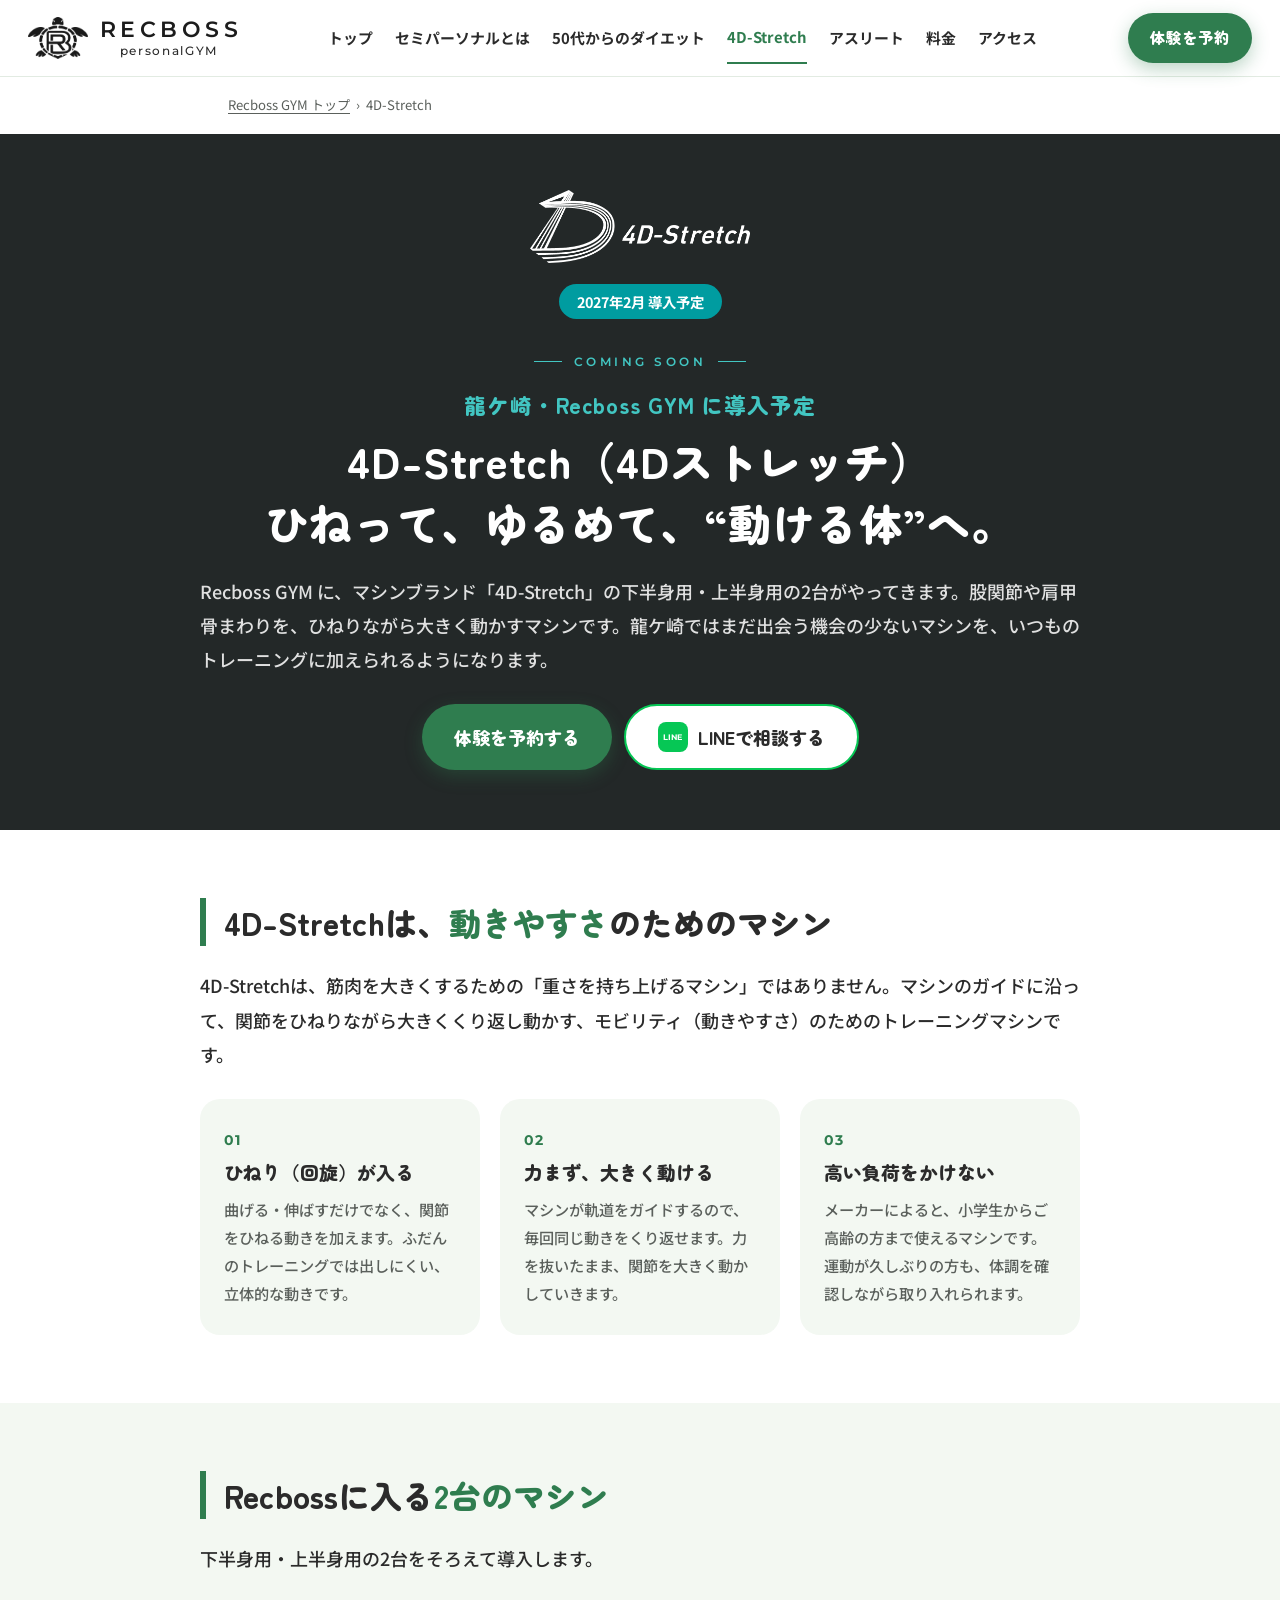
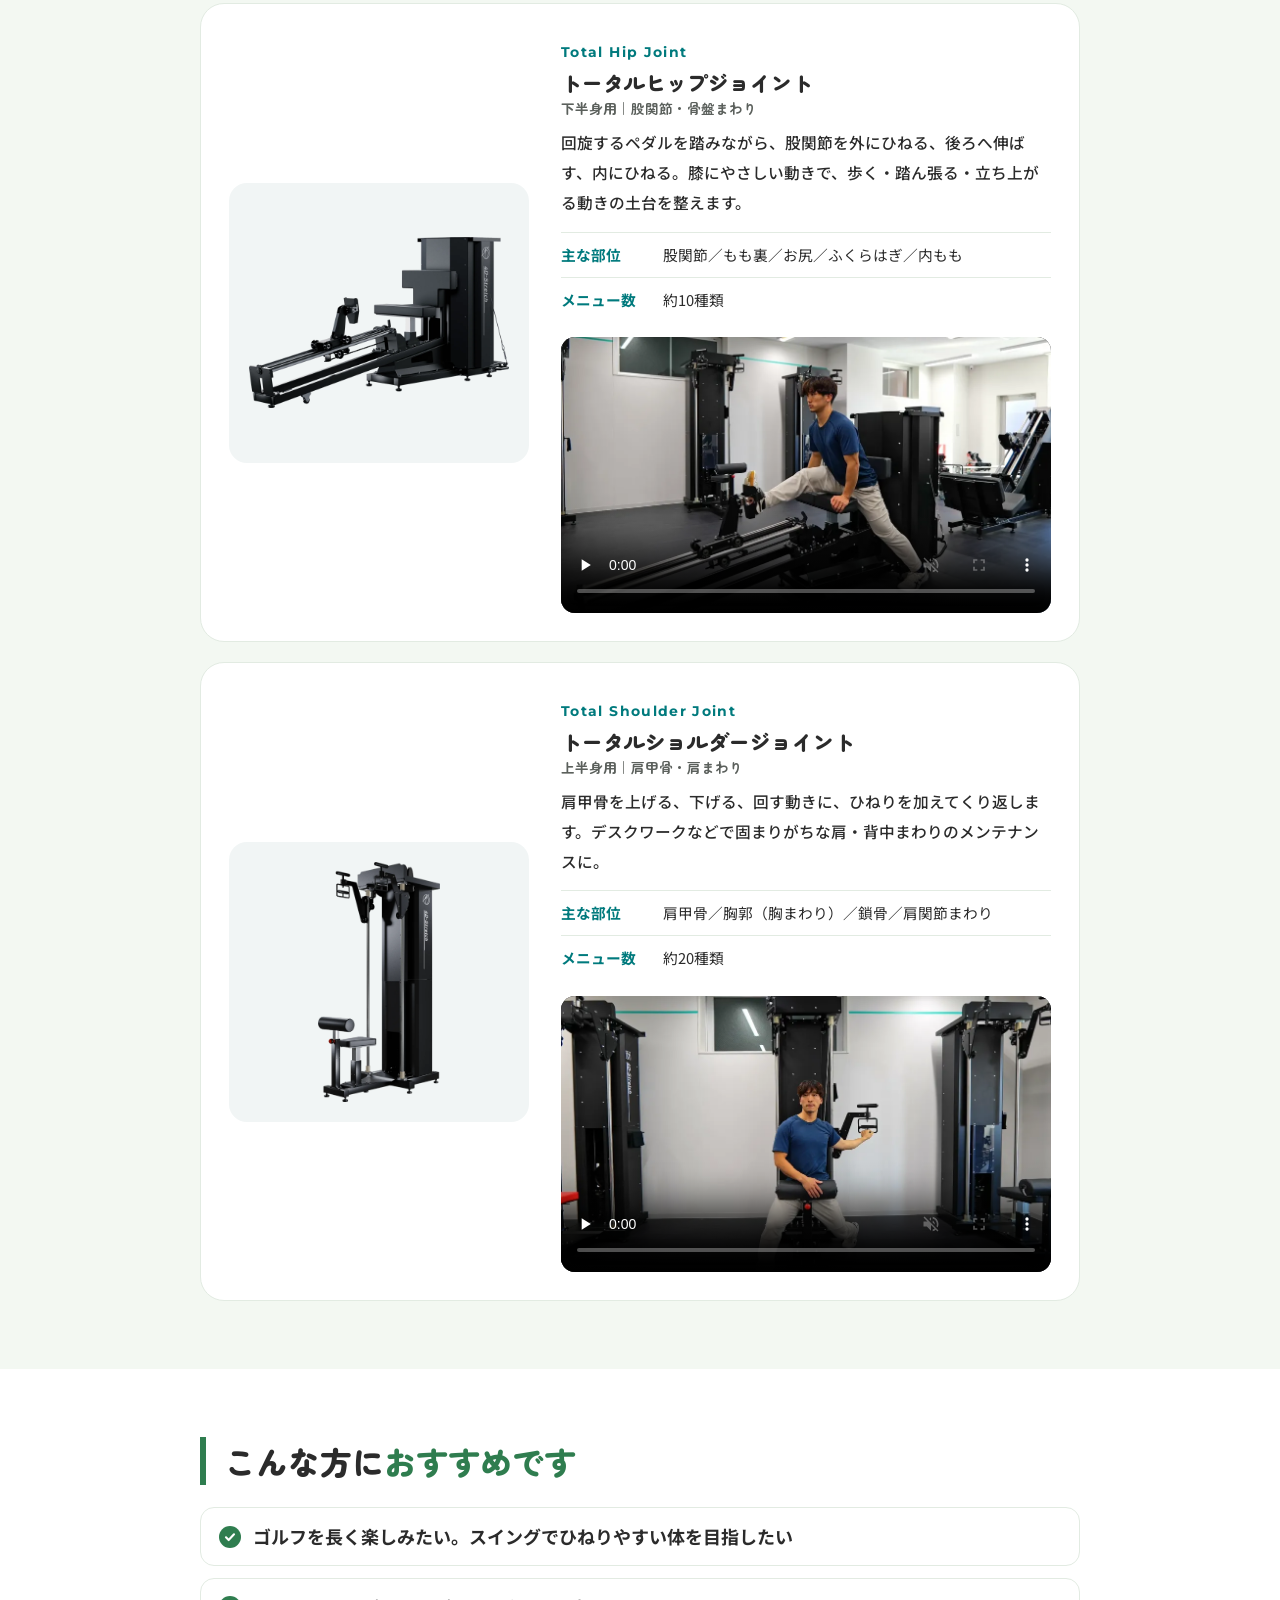
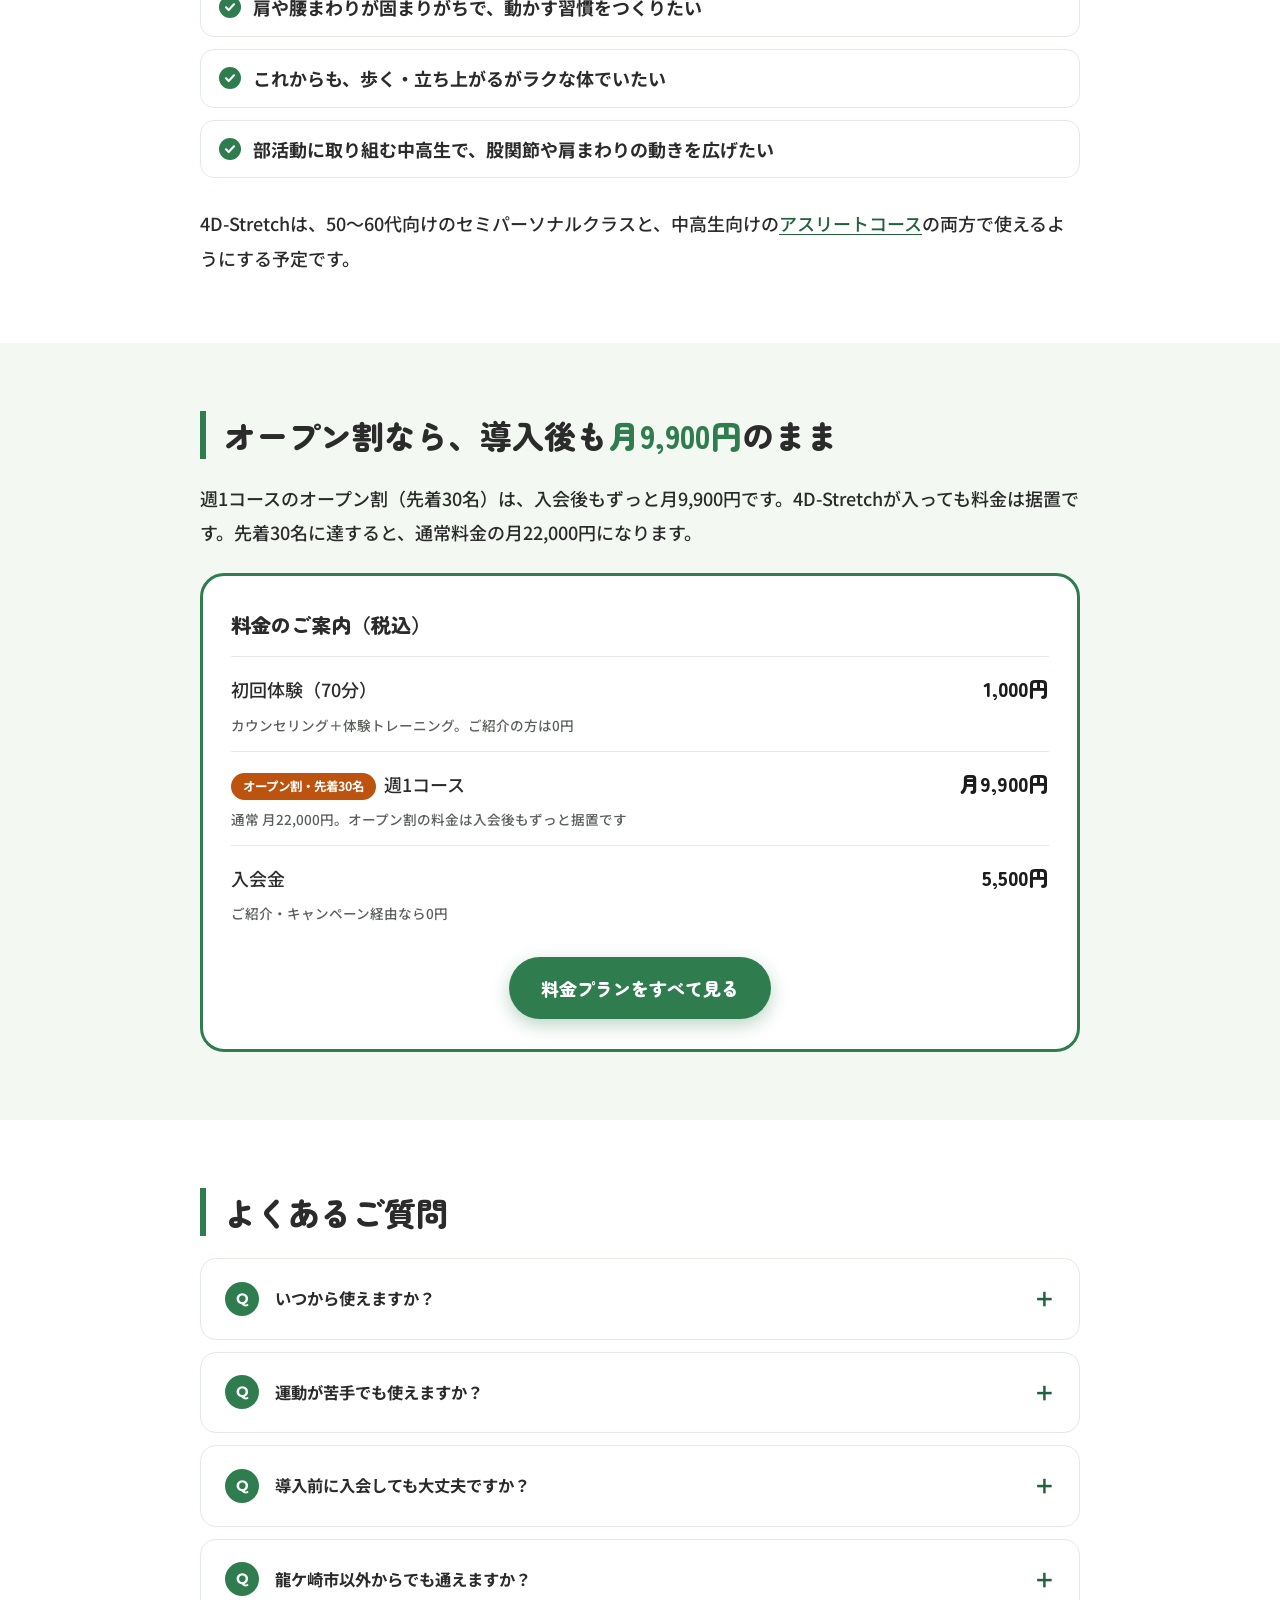
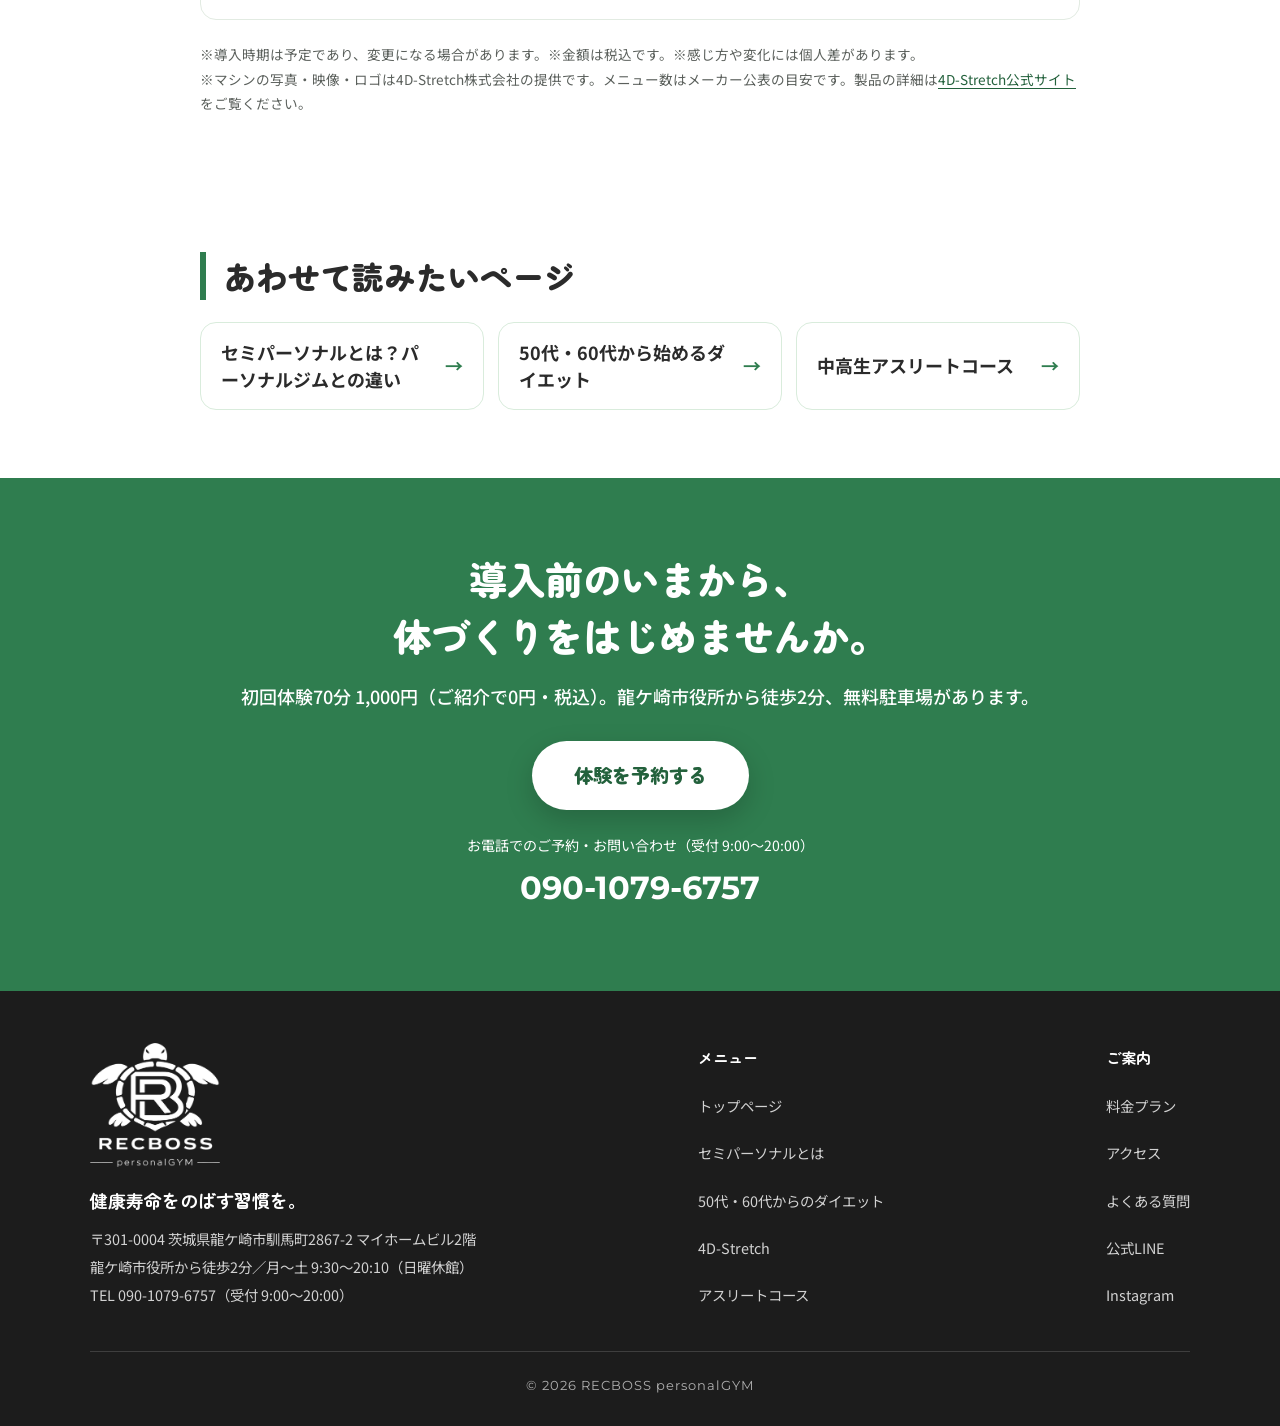
<file: 4d-stretch.html>
<!DOCTYPE html>
<html lang="ja">
<head>
  <meta charset="UTF-8">
  <meta name="viewport" content="width=device-width, initial-scale=1.0">
  <title>4D-Stretch（4Dストレッチ）2027年2月導入予定｜龍ケ崎のRecboss GYM</title>
  <meta name="description" content="茨城県龍ケ崎市のセミパーソナルジム Recboss GYM は、2027年2月に4D-Stretch（4Dストレッチ）の下半身用・上半身用マシン2台を導入予定です。股関節や肩甲骨まわりを、ひねりながら大きく動かすマシンの特徴と、Recbossでの使い方を紹介します。">
  <meta name="theme-color" content="#2f7d4f">
  <link rel="icon" href="/favicon.ico" sizes="48x48">
  <link rel="icon" type="image/png" sizes="192x192" href="/img/icon-192.png">
  <link rel="apple-touch-icon" href="/img/apple-touch-icon.png">
  <meta property="og:type" content="article">
  <meta property="og:title" content="4D-Stretch（4Dストレッチ）2027年2月導入予定｜龍ケ崎のRecboss GYM">
  <meta property="og:description" content="茨城県龍ケ崎市のセミパーソナルジム Recboss GYM は、2027年2月に4D-Stretch（4Dストレッチ）の下半身用・上半身用マシン2台を導入予定です。股関節や肩甲骨まわりを、ひねりながら大きく動かすマシンの特徴と、Recbossでの使い方を紹介します。">
  <meta property="og:locale" content="ja_JP">
  <meta property="og:url" content="https://recbossgym.com/4d-stretch.html">
  <meta property="og:image" content="https://recbossgym.com/logo-recboss.jpg">
  <meta property="og:site_name" content="Recboss personal GYM">
  <meta name="twitter:card" content="summary">
  <link rel="canonical" href="https://recbossgym.com/4d-stretch.html">
  <script type="application/ld+json">{"@context": "https://schema.org", "@type": "BreadcrumbList", "itemListElement": [{"@type": "ListItem", "position": 1, "name": "Recboss GYM", "item": "https://recbossgym.com/"}, {"@type": "ListItem", "position": 2, "name": "4D-Stretch", "item": "https://recbossgym.com/4d-stretch.html"}]}</script>
  <script type="application/ld+json">{"@context": "https://schema.org", "@type": "WebPage", "@id": "https://recbossgym.com/4d-stretch.html#page", "url": "https://recbossgym.com/4d-stretch.html", "name": "4D-Stretch（4Dストレッチ）2027年2月導入予定｜龍ケ崎のRecboss GYM", "description": "茨城県龍ケ崎市のセミパーソナルジム Recboss GYM は、2027年2月に4D-Stretch（4Dストレッチ）の下半身用・上半身用マシン2台を導入予定です。股関節や肩甲骨まわりを、ひねりながら大きく動かすマシンの特徴と、Recbossでの使い方を紹介します。", "inLanguage": "ja", "isPartOf": {"@id": "https://recbossgym.com/#website"}, "about": {"@id": "https://recbossgym.com/#gym"}}</script>
  <link rel="preconnect" href="https://fonts.googleapis.com">
  <link rel="preconnect" href="https://fonts.gstatic.com" crossorigin>
  <link href="https://fonts.googleapis.com/css2?family=Montserrat:wght@500;600;700&family=Zen+Maru+Gothic:wght@700;900&family=Noto+Sans+JP:wght@400;500;700&display=swap" rel="stylesheet">
  <link rel="stylesheet" href="/css/sub.css">
</head>
<body>

<header class="hd">
  <div class="hd-in">
    <a href="/" class="logo" aria-label="Recboss personal GYM トップへ">
      <img src="/img/mark-dark.png" alt="" width="318" height="220">
      <span class="logo-text"><b>RECBOSS</b><small>personalGYM</small></span>
    </a>
    <nav aria-label="メニュー">
      <ul class="gnav">
        <li><a href="/">トップ</a></li>
        <li><a href="/semi-personal.html">セミパーソナルとは</a></li>
        <li><a href="/diet.html">50代からのダイエット</a></li>
        <li><a href="/4d-stretch.html" aria-current="page">4D-Stretch</a></li>
        <li><a href="/athlete.html">アスリート</a></li>
        <li><a href="/#plans">料金</a></li>
        <li><a href="/#access">アクセス</a></li>
      </ul>
    </nav>
    <a href="https://calendar.app.google/3XQc4kLp7om91zVH8" target="_blank" rel="noopener" class="btn btn-main btn-sm">体験を予約</a>
  </div>
</header>

<main>
<nav class="crumb" aria-label="パンくずリスト">
  <ol><li><a href="/">Recboss GYM トップ</a></li><li aria-current="page">4D-Stretch</li></ol>
</nav>

<section class="page-hero fd-top">
  <div class="page-hero-in">
    <img class="fd-logo" src="/img/4d-logo-white.webp" alt="4D-Stretch" width="430" height="142">
    <p class="fd-badge">2027年2月 導入予定</p><br>
    <span class="wm-label">Coming Soon</span>
    <h1><small>龍ケ崎・Recboss GYM に導入予定</small><span class='nb'>4D-Stretch</span><span class='nb'>（4Dストレッチ）</span><br><span class='nb'>ひねって、</span><span class='nb'>ゆるめて、</span><span class='nb'>“動ける体”へ。</span></h1>
    <p class="lead">Recboss GYM に、マシンブランド「4D-Stretch」の下半身用・上半身用の2台がやってきます。股関節や肩甲骨まわりを、ひねりながら大きく動かすマシンです。龍ケ崎ではまだ出会う機会の少ないマシンを、いつものトレーニングに加えられるようになります。</p>
    <div class="hero-btns">
      <a href="https://calendar.app.google/3XQc4kLp7om91zVH8" target="_blank" rel="noopener" class="btn btn-main">体験を予約する</a>
      <a href="https://lin.ee/PnJCTCy" target="_blank" rel="noopener" class="btn btn-line"><span class="line-badge" aria-hidden="true">LINE</span>LINEで相談する</a>
    </div>
  </div>
</section>

<section class="sec">
  <div class="wrap">
    <h2>4D-Stretchは、<span class="g">動きやすさ</span>のためのマシン</h2>
    <div class="txt">
      <p>4D-Stretchは、筋肉を大きくするための「重さを持ち上げるマシン」ではありません。マシンのガイドに沿って、関節をひねりながら大きくくり返し動かす、モビリティ（動きやすさ）のためのトレーニングマシンです。</p>
    </div>
    <div class="cards">
      <div class="card"><span class="num">01</span><h3>ひねり（回旋）が入る</h3><p>曲げる・伸ばすだけでなく、関節をひねる動きを加えます。ふだんのトレーニングでは出しにくい、立体的な動きです。</p></div>
      <div class="card"><span class="num">02</span><h3>力まず、大きく動ける</h3><p>マシンが軌道をガイドするので、毎回同じ動きをくり返せます。力を抜いたまま、関節を大きく動かしていきます。</p></div>
      <div class="card"><span class="num">03</span><h3>高い負荷をかけない</h3><p>メーカーによると、小学生からご高齢の方まで使えるマシンです。運動が久しぶりの方も、体調を確認しながら取り入れられます。</p></div>
    </div>
  </div>
</section>

<section class="sec pale">
  <div class="wrap">
    <h2>Recbossに入る<span class="g">2台のマシン</span></h2>
    <div class="txt"><p>下半身用・上半身用の2台をそろえて導入します。</p></div>
    <article class="machine">
      <div class="machine-img"><img src="/img/4d-hip.webp" alt="4D-Stretch トータルヒップジョイント（下半身用マシン）" width="1400" height="920" loading="lazy"></div>
      <div>
        <span class="en">Total Hip Joint</span>
        <h3>トータルヒップジョイント<small>下半身用｜股関節・骨盤まわり</small></h3>
        <p>回旋するペダルを踏みながら、股関節を外にひねる、後ろへ伸ばす、内にひねる。膝にやさしい動きで、歩く・踏ん張る・立ち上がる動きの土台を整えます。</p>
        <dl>
          <div><dt>主な部位</dt><dd>股関節／もも裏／お尻／ふくらはぎ／内もも</dd></div>
          <div><dt>メニュー数</dt><dd>約10種類</dd></div>
        </dl>
        <video controls muted loop playsinline preload="none" poster="/img/4d-hip-poster.webp" src="/img/4d-hip.mp4" aria-label="トータルヒップジョイントの動作映像"></video>
      </div>
    </article>
    <article class="machine">
      <div class="machine-img"><img src="/img/4d-shoulder.webp" alt="4D-Stretch トータルショルダージョイント（上半身用マシン）" width="620" height="1215" loading="lazy"></div>
      <div>
        <span class="en">Total Shoulder Joint</span>
        <h3>トータルショルダージョイント<small>上半身用｜肩甲骨・肩まわり</small></h3>
        <p>肩甲骨を上げる、下げる、回す動きに、ひねりを加えてくり返します。デスクワークなどで固まりがちな肩・背中まわりのメンテナンスに。</p>
        <dl>
          <div><dt>主な部位</dt><dd>肩甲骨／胸郭（胸まわり）／鎖骨／肩関節まわり</dd></div>
          <div><dt>メニュー数</dt><dd>約20種類</dd></div>
        </dl>
        <video controls muted loop playsinline preload="none" poster="/img/4d-sh-poster.webp" src="/img/4d-shoulder.mp4" aria-label="トータルショルダージョイントの動作映像"></video>
      </div>
    </article>
  </div>
</section>

<section class="sec">
  <div class="wrap">
    <h2>こんな方に<span class="g">おすすめです</span></h2>
    <ul class="checks">
      <li>ゴルフを長く楽しみたい。スイングでひねりやすい体を目指したい</li>
      <li>肩や腰まわりが固まりがちで、動かす習慣をつくりたい</li>
      <li>これからも、歩く・立ち上がるがラクな体でいたい</li>
      <li>部活動に取り組む中高生で、股関節や肩まわりの動きを広げたい</li>
    </ul>
    <div class="txt" style="margin-top:28px">
      <p>4D-Stretchは、50〜60代向けのセミパーソナルクラスと、中高生向けの<a href="/athlete.html">アスリートコース</a>の両方で使えるようにする予定です。</p>
    </div>
  </div>
</section>

<section class="sec pale">
  <div class="wrap">
    <h2>オープン割なら、導入後も<span class="g">月9,900円</span>のまま</h2>
    <div class="txt" style="margin-bottom:24px">
      <p>週1コースのオープン割（先着30名）は、入会後もずっと月9,900円です。4D-Stretchが入っても料金は据置です。先着30名に達すると、通常料金の月22,000円になります。</p>
    </div>
    <div class="offer">
      <h3>料金のご案内（税込）</h3>
      <ul>
        <li><span>初回体験（70分）</span><b>1,000円</b><small>カウンセリング＋体験トレーニング。ご紹介の方は0円</small></li>
        <li><span><span class="tag">オープン割・先着30名</span>週1コース</span><b>月9,900円</b><small>通常 月22,000円。オープン割の料金は入会後もずっと据置です</small></li>
        <li><span>入会金</span><b>5,500円</b><small>ご紹介・キャンペーン経由なら0円</small></li>
      </ul>
      <p class="go"><a class="btn btn-main" href="/#plans">料金プランをすべて見る</a></p>
    </div>
  </div>
</section>

<section class="sec">
  <div class="wrap">
    <h2>よくあるご質問</h2>
      <details>
        <summary><span class="q-mark">Q</span>いつから使えますか？</summary>
        <p class="faq-a">2027年2月の導入を予定しています。時期は変更になる場合がありますので、最新の情報は公式LINEやInstagramでお知らせします。</p>
      </details>
      <details>
        <summary><span class="q-mark">Q</span>運動が苦手でも使えますか？</summary>
        <p class="faq-a">4D-Stretchは高い負荷をかけるマシンではなく、マシンの動きに合わせて関節を動かします。トレーナーが体調を確認しながらご案内します。痛みのある方、通院中の方は事前にご相談ください。</p>
      </details>
      <details>
        <summary><span class="q-mark">Q</span>導入前に入会しても大丈夫ですか？</summary>
        <p class="faq-a">はい。導入前はいまのトレーニングメニューで体づくりを進め、導入後に4D-Stretchを加えていきます。オープン割でご入会の方は、導入後も料金は変わりません。</p>
      </details>
      <details>
        <summary><span class="q-mark">Q</span>龍ケ崎市以外からでも通えますか？</summary>
        <p class="faq-a">はい。無料駐車場がありますので、牛久市・取手市・つくばみらい市・稲敷市・利根町・河内町など近隣からもお車でお越しいただけます。</p>
      </details>
    <p class="note">※導入時期は予定であり、変更になる場合があります。※金額は税込です。※感じ方や変化には個人差があります。<br>※マシンの写真・映像・ロゴは4D-Stretch株式会社の提供です。メニュー数はメーカー公表の目安です。製品の詳細は<a href="https://4d-stretch.com/" target="_blank" rel="noopener">4D-Stretch公式サイト</a>をご覧ください。</p>
  </div>
</section>

<section class="sec">
  <div class="wrap">
    <h2>あわせて読みたいページ</h2>
    <ul class="rel">
      <li><a href="/semi-personal.html">セミパーソナルとは？パーソナルジムとの違い</a></li>
      <li><a href="/diet.html">50代・60代から始めるダイエット</a></li>
      <li><a href="/athlete.html">中高生アスリートコース</a></li>
    </ul>
  </div>
</section>

<section class="cta">
  <h2>導入前のいまから、<br>体づくりをはじめませんか。</h2>
  <p>初回体験70分 1,000円（ご紹介で0円・税込）。龍ケ崎市役所から徒歩2分、無料駐車場があります。</p>
  <a href="https://calendar.app.google/3XQc4kLp7om91zVH8" target="_blank" rel="noopener" class="btn btn-white">体験を予約する</a>
  <div class="cta-tel">
    <small>お電話でのご予約・お問い合わせ（受付 9:00〜20:00）</small>
    <a href="tel:09010796757">090-1079-6757</a>
  </div>
</section>
</main>

<footer>
  <div class="foot-row">
    <div class="foot-brand">
      <img src="/img/logo-full.webp" alt="Recboss personal GYM" width="320" height="305" loading="lazy">
      <p class="foot-tag">健康寿命をのばす習慣を。</p>
      <p class="foot-copy">〒301-0004 茨城県龍ケ崎市馴馬町2867-2 マイホームビル2階<br>龍ケ崎市役所から徒歩2分／月〜土 9:30〜20:10（日曜休館）<br>TEL 090-1079-6757（受付 9:00〜20:00）</p>
    </div>
    <div class="foot-col">
      <h2>メニュー</h2>
      <ul class="foot-links">
        <li><a href="/">トップページ</a></li>
        <li><a href="/semi-personal.html">セミパーソナルとは</a></li>
        <li><a href="/diet.html">50代・60代からのダイエット</a></li>
        <li><a href="/4d-stretch.html">4D-Stretch</a></li>
        <li><a href="/athlete.html">アスリートコース</a></li>
      </ul>
    </div>
    <div class="foot-col">
      <h2>ご案内</h2>
      <ul class="foot-links">
        <li><a href="/#plans">料金プラン</a></li>
        <li><a href="/#access">アクセス</a></li>
        <li><a href="/#faq">よくある質問</a></li>
        <li><a href="https://lin.ee/PnJCTCy" target="_blank" rel="noopener">公式LINE</a></li>
        <li><a href="https://www.instagram.com/ryugasaki_recboss" target="_blank" rel="noopener">Instagram</a></li>
      </ul>
    </div>
  </div>
  <div class="foot-bar">&copy; 2026 RECBOSS personalGYM</div>
</footer>

<div class="float-cta">
  <a href="https://calendar.app.google/3XQc4kLp7om91zVH8" target="_blank" rel="noopener" class="btn btn-main">体験を予約</a>
  <a href="https://lin.ee/PnJCTCy" target="_blank" rel="noopener" class="btn btn-line"><span class="line-badge" aria-hidden="true">LINE</span>LINEで相談</a>
</div>
</body>
</html>
</file>
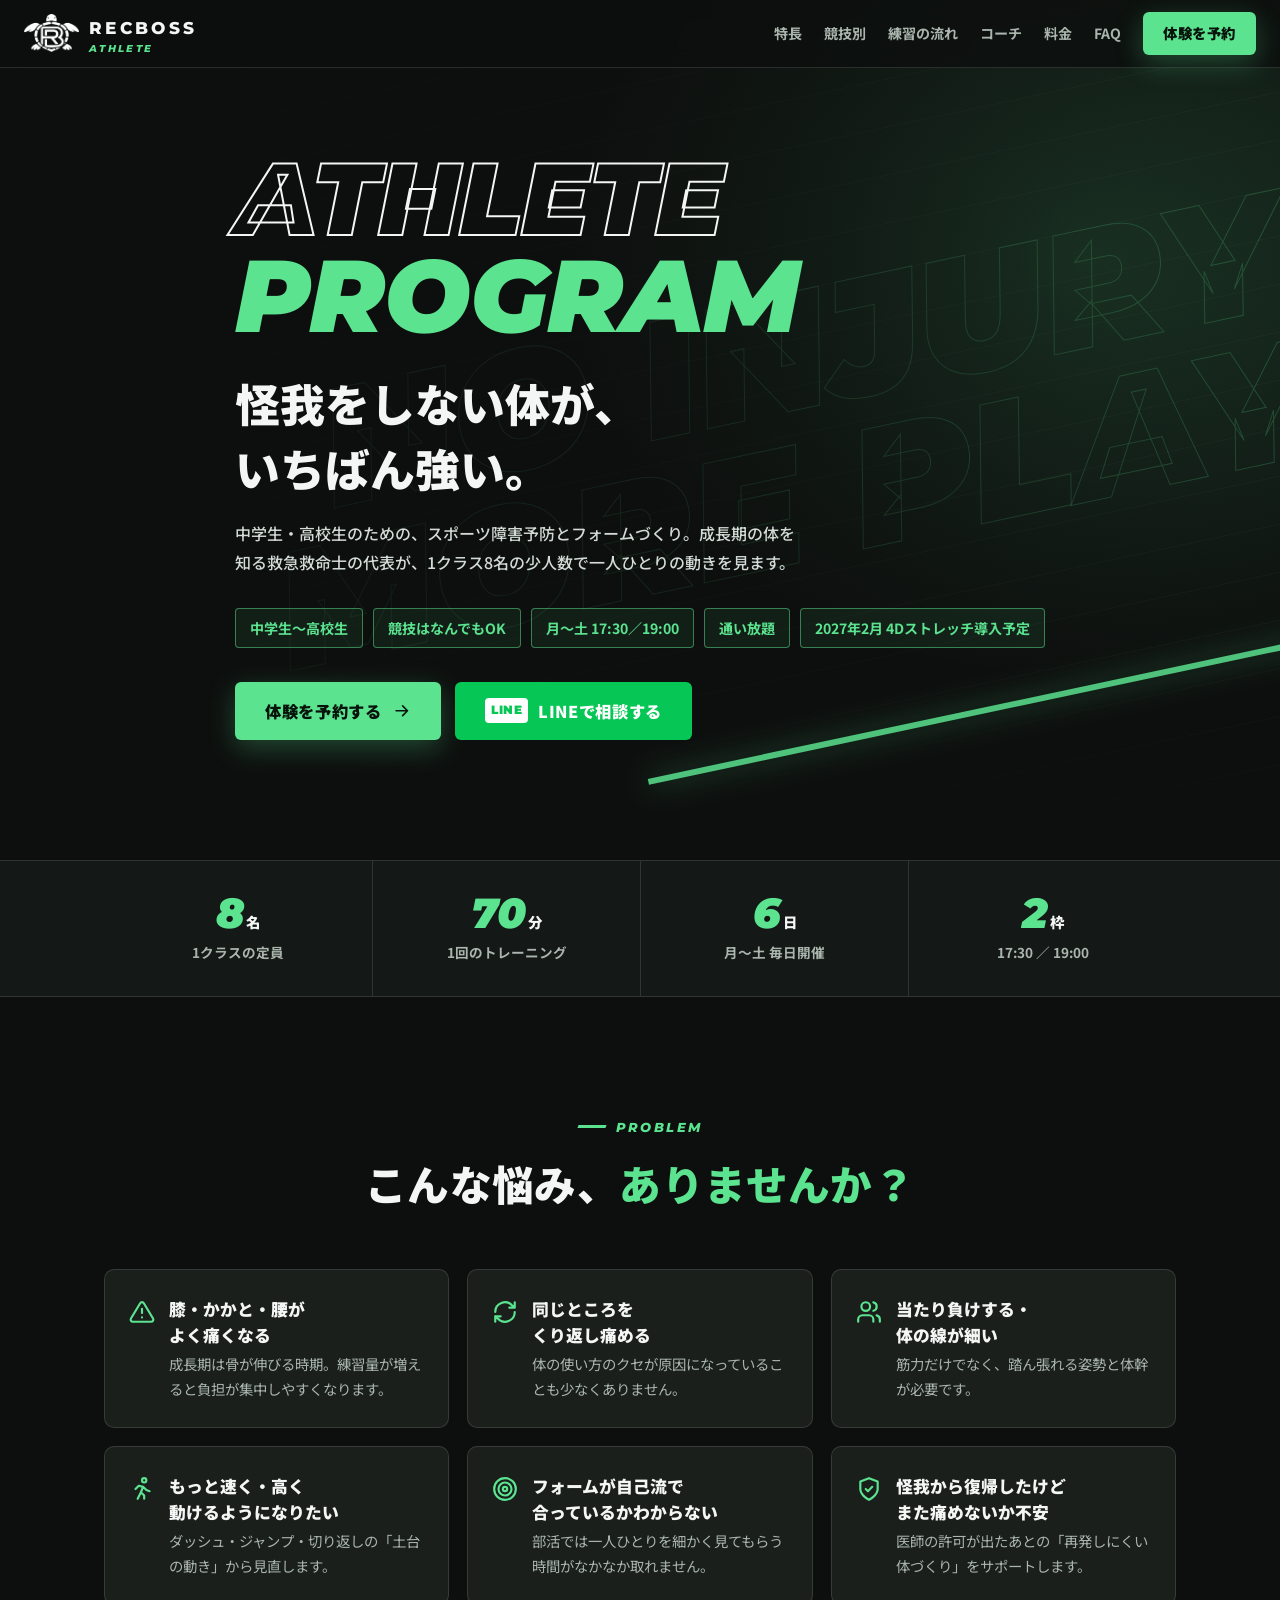
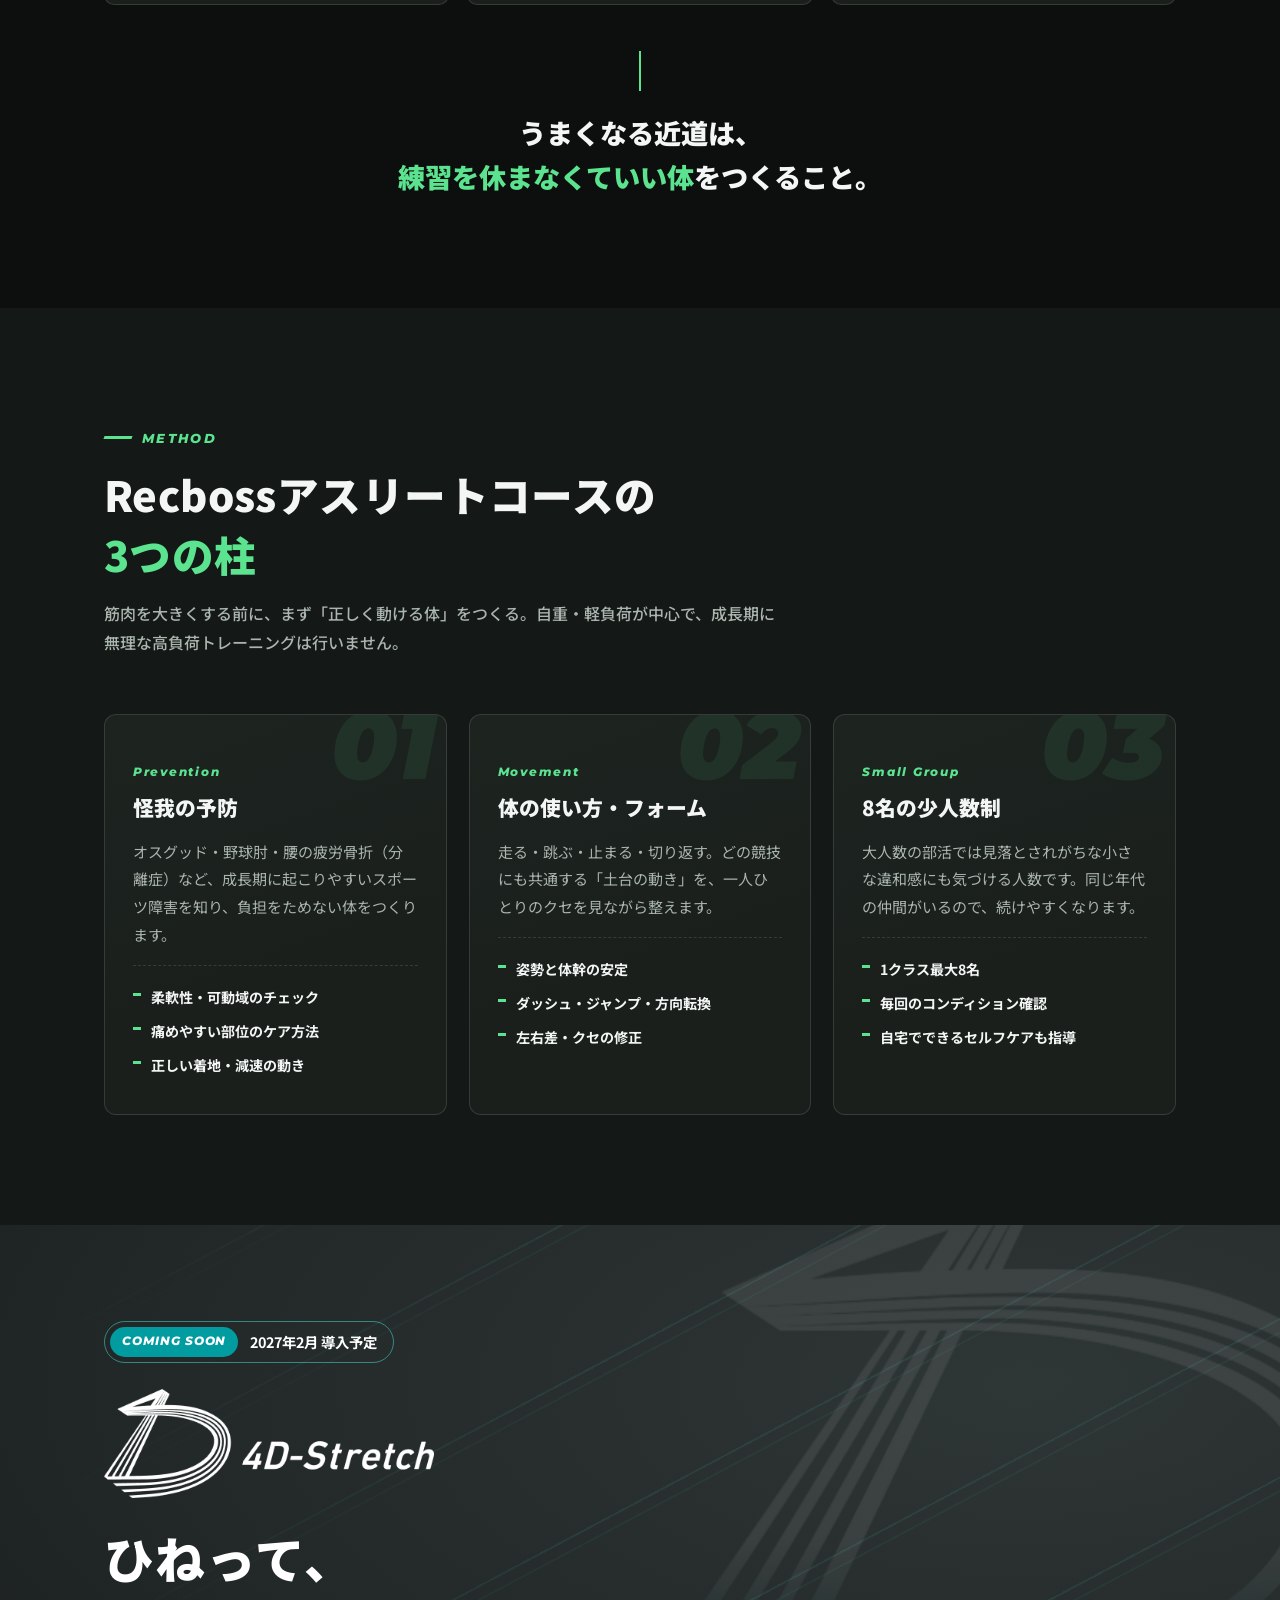
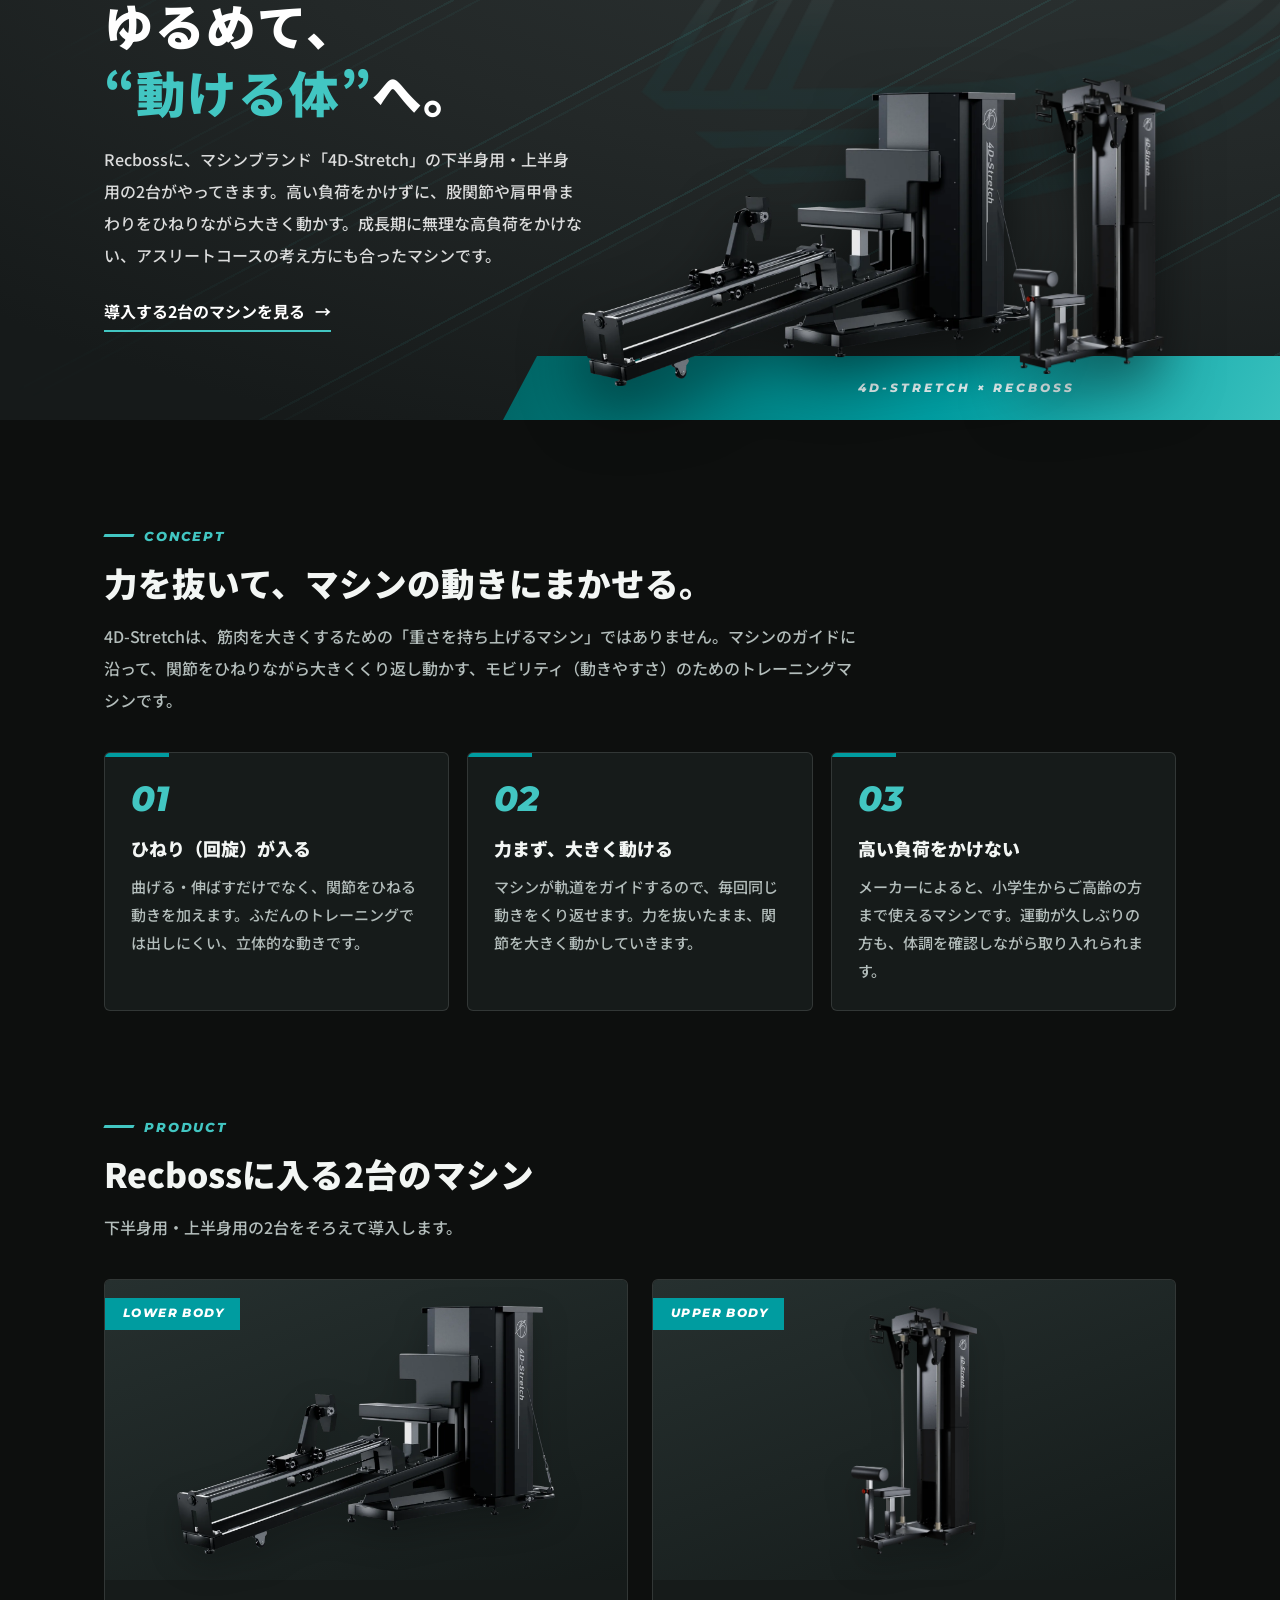
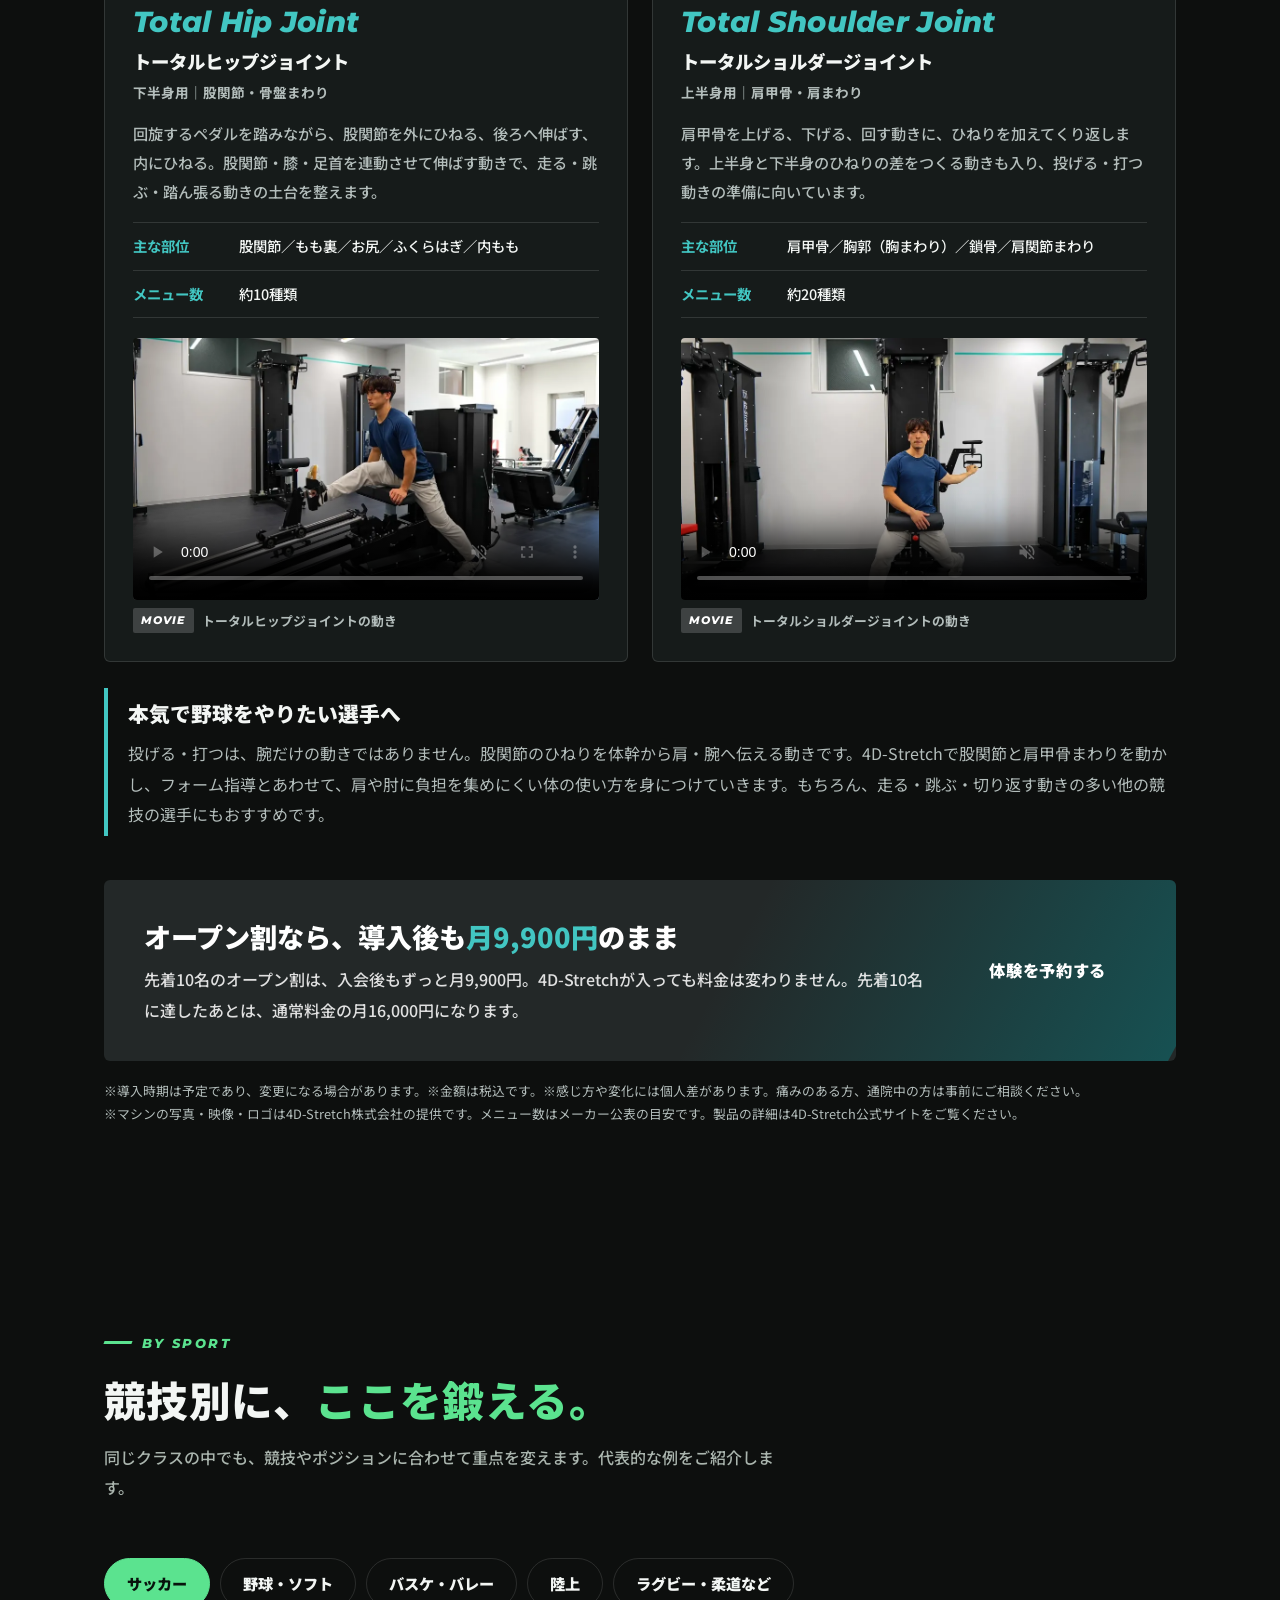
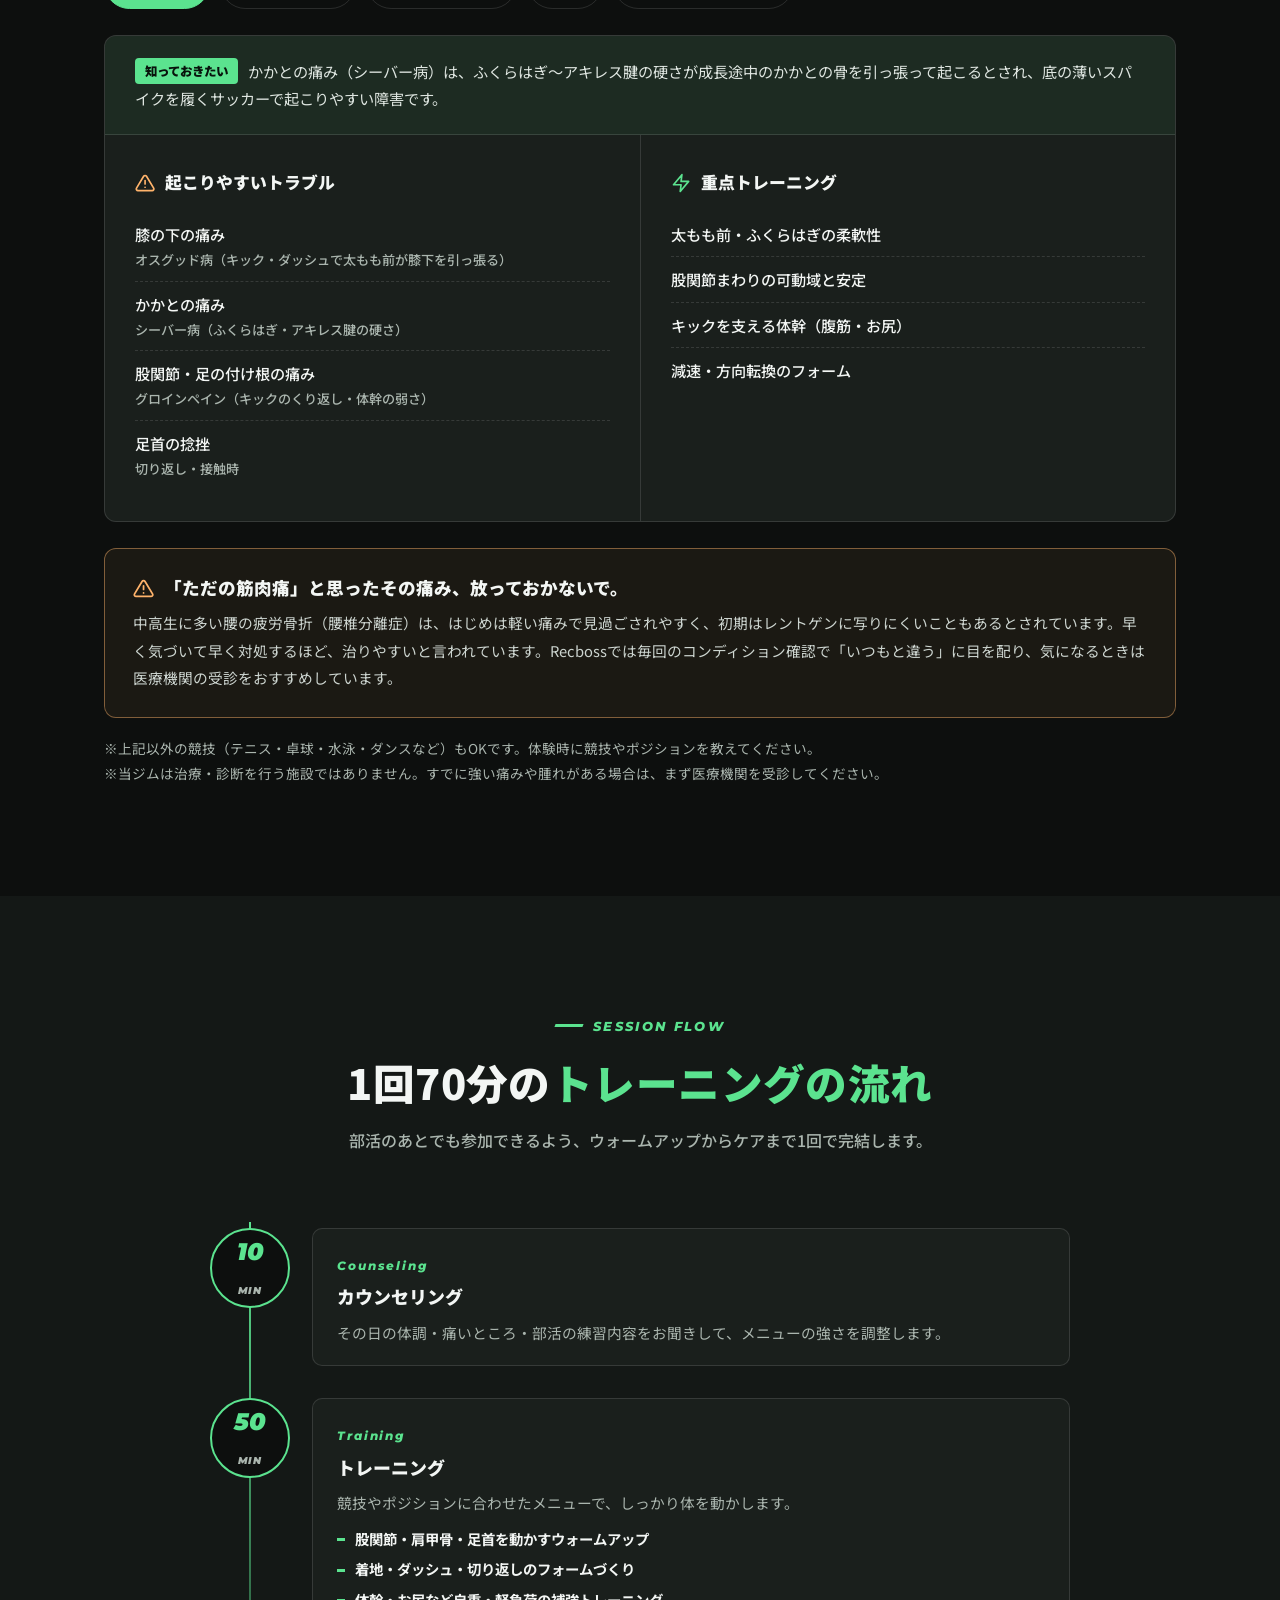
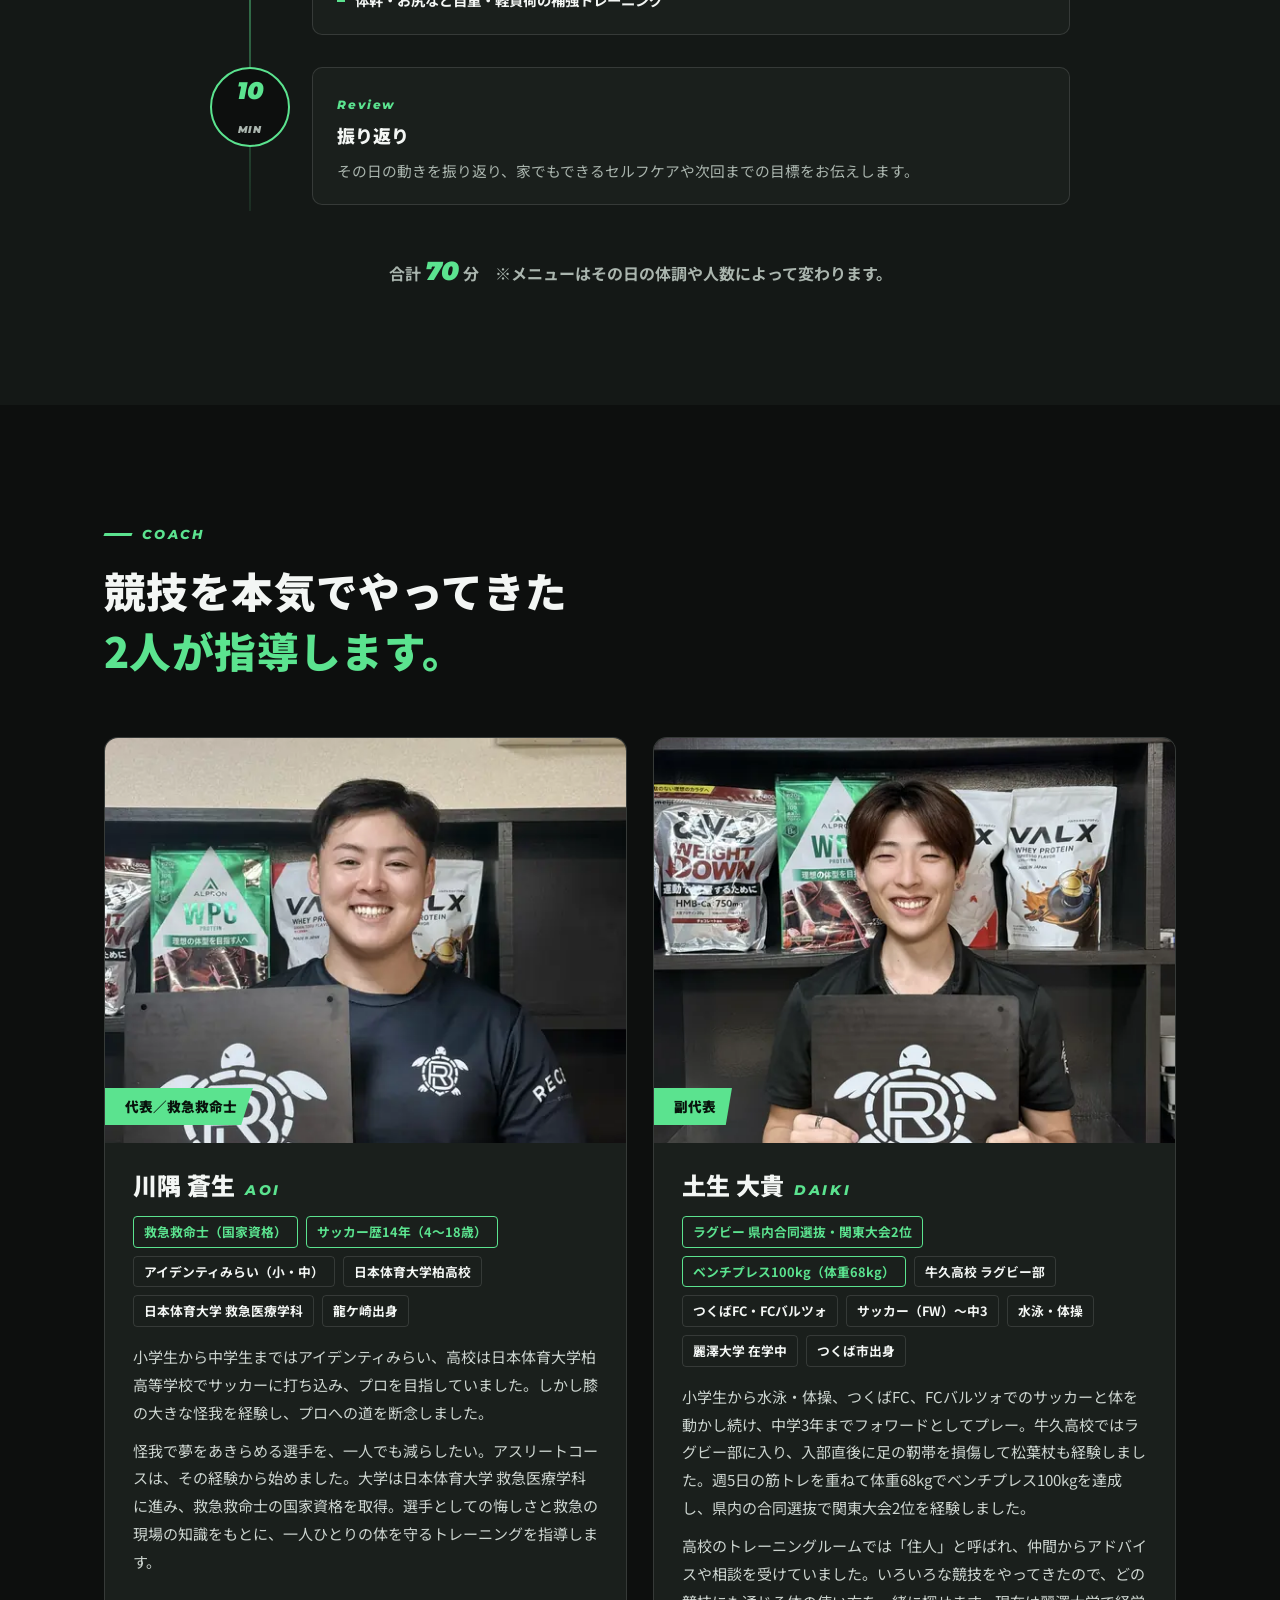
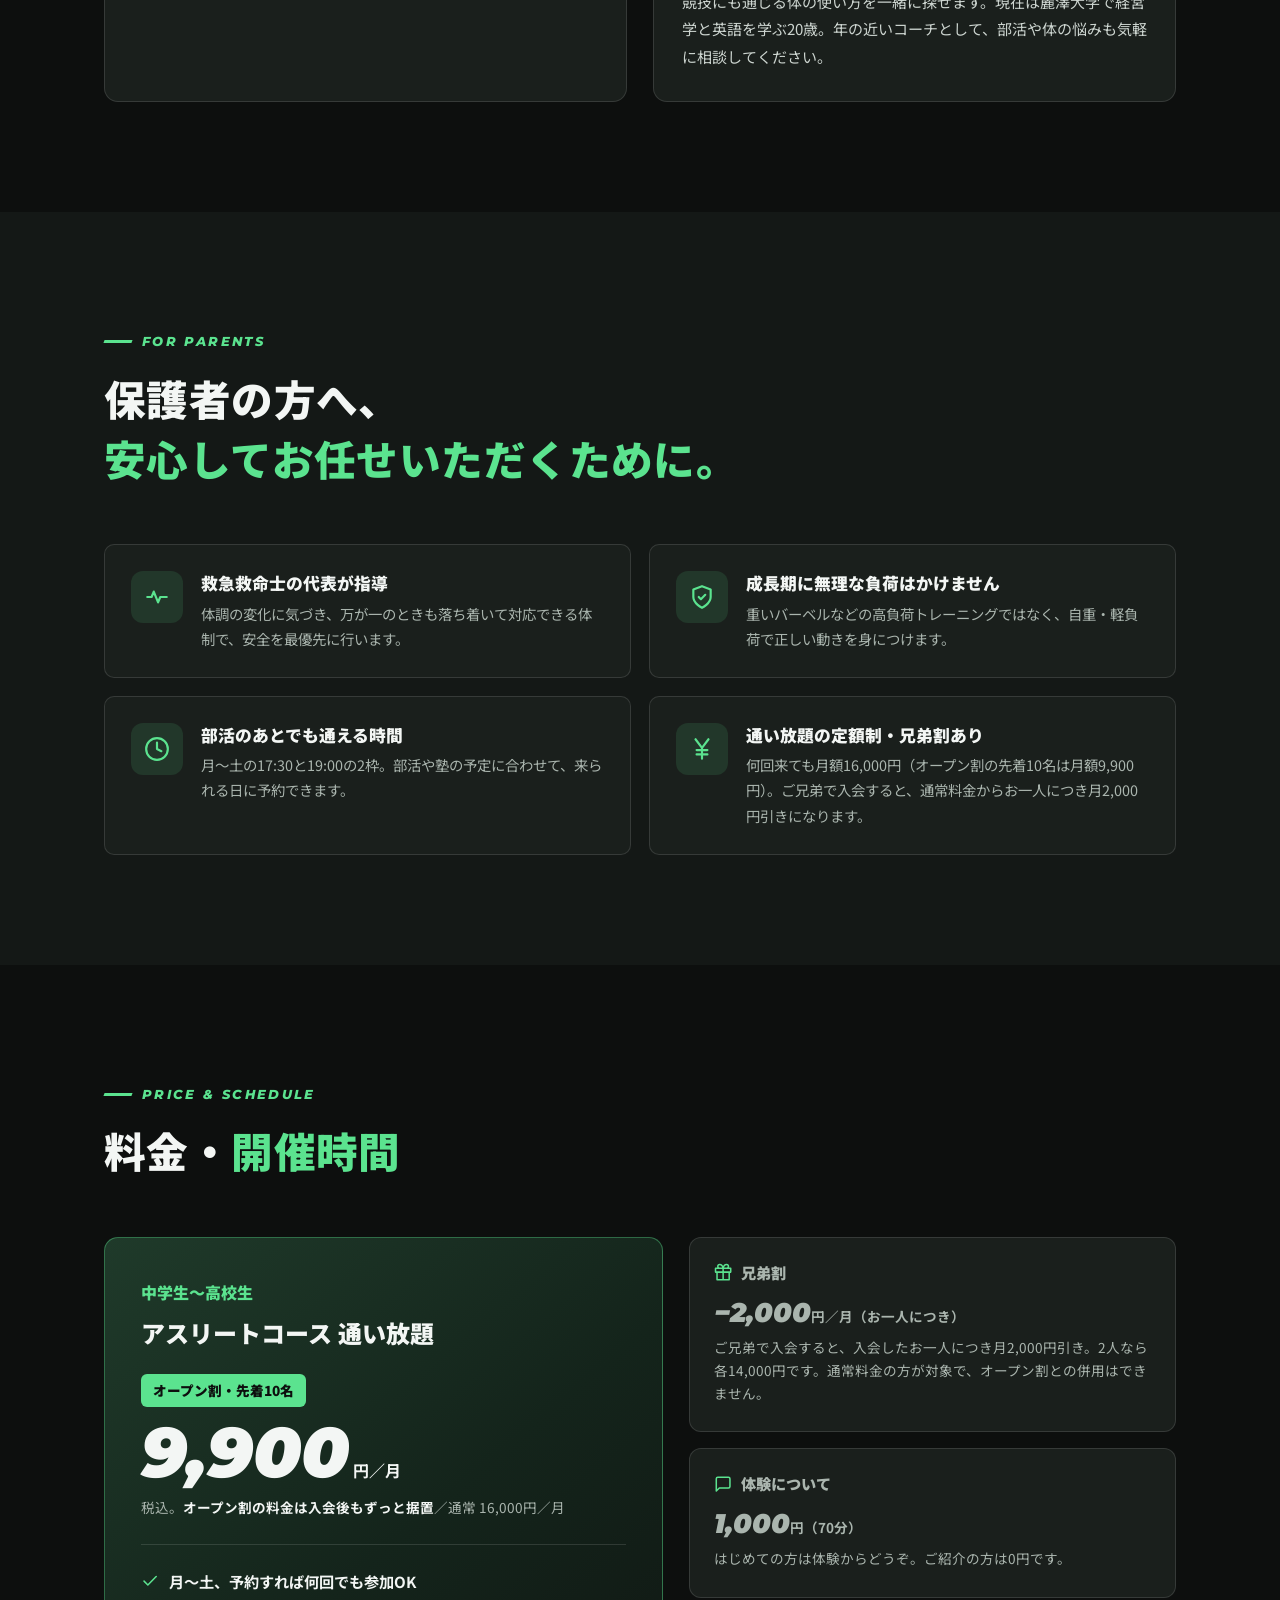
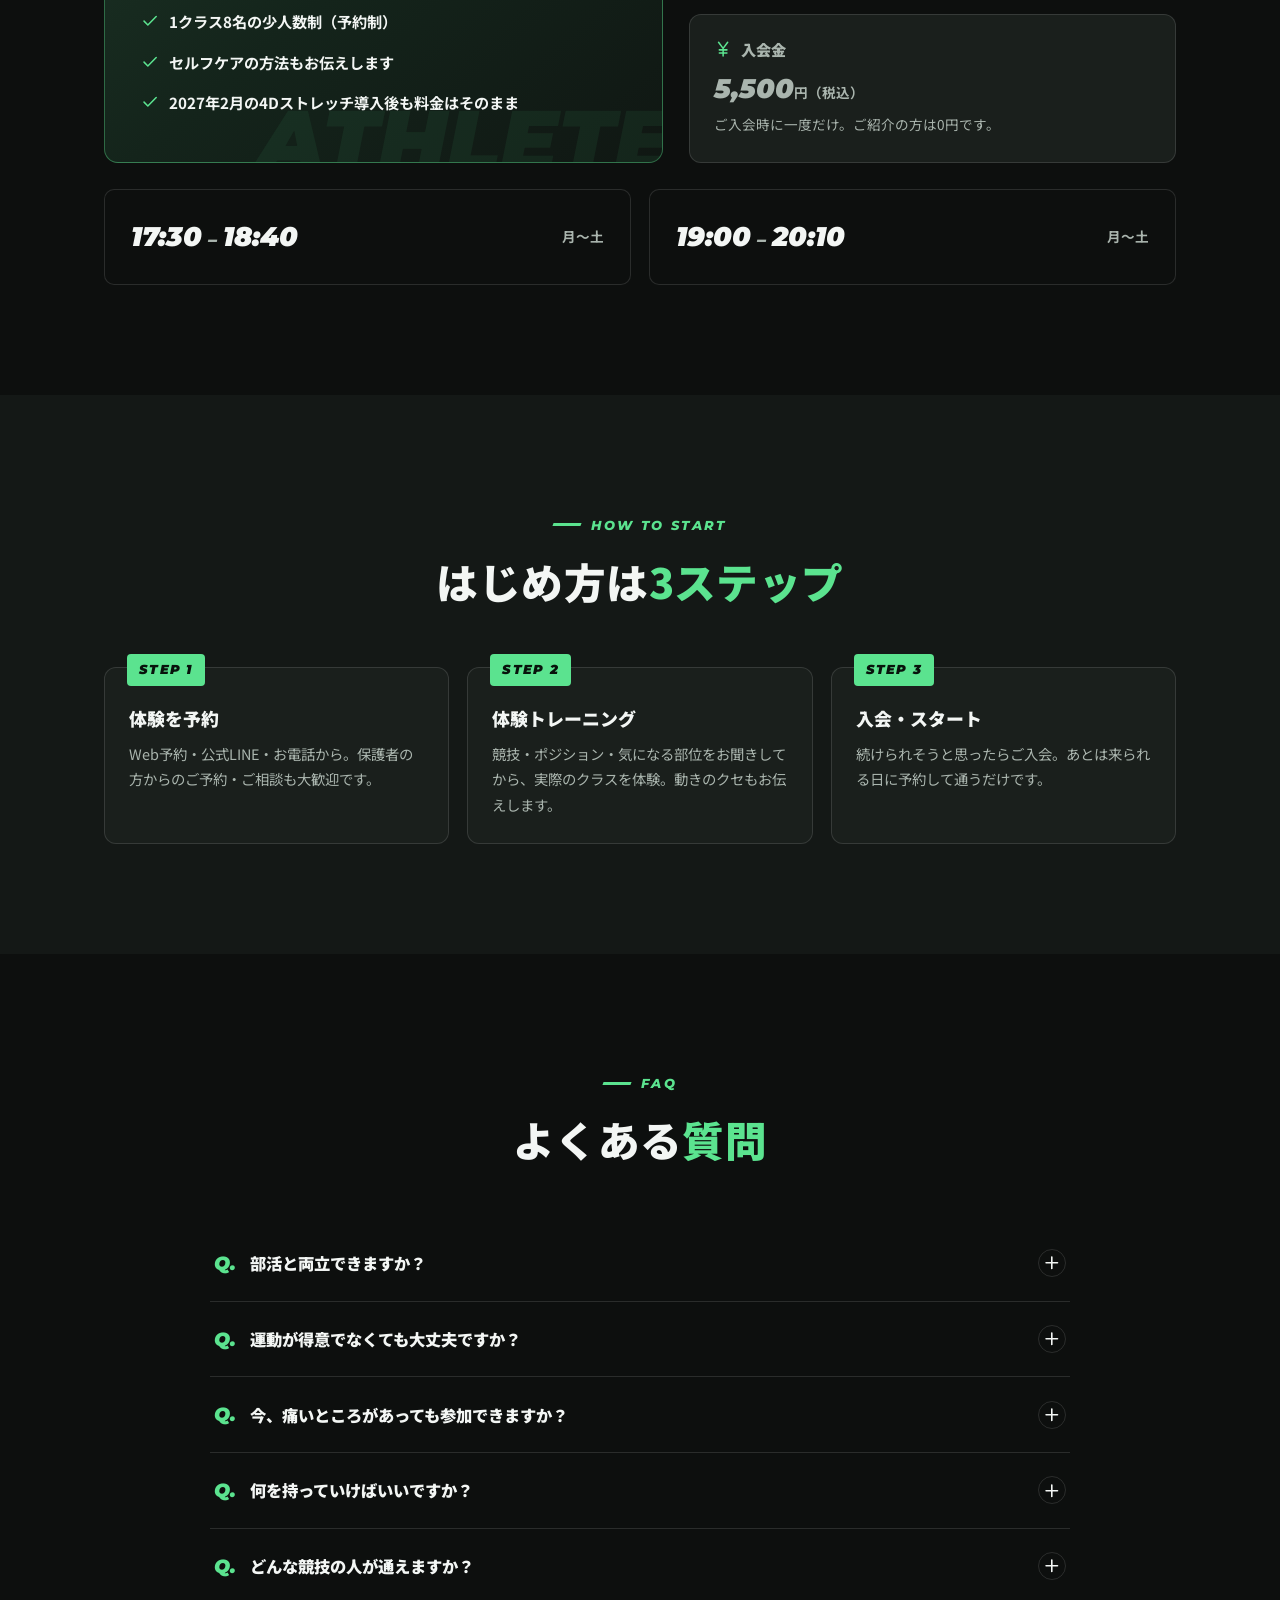
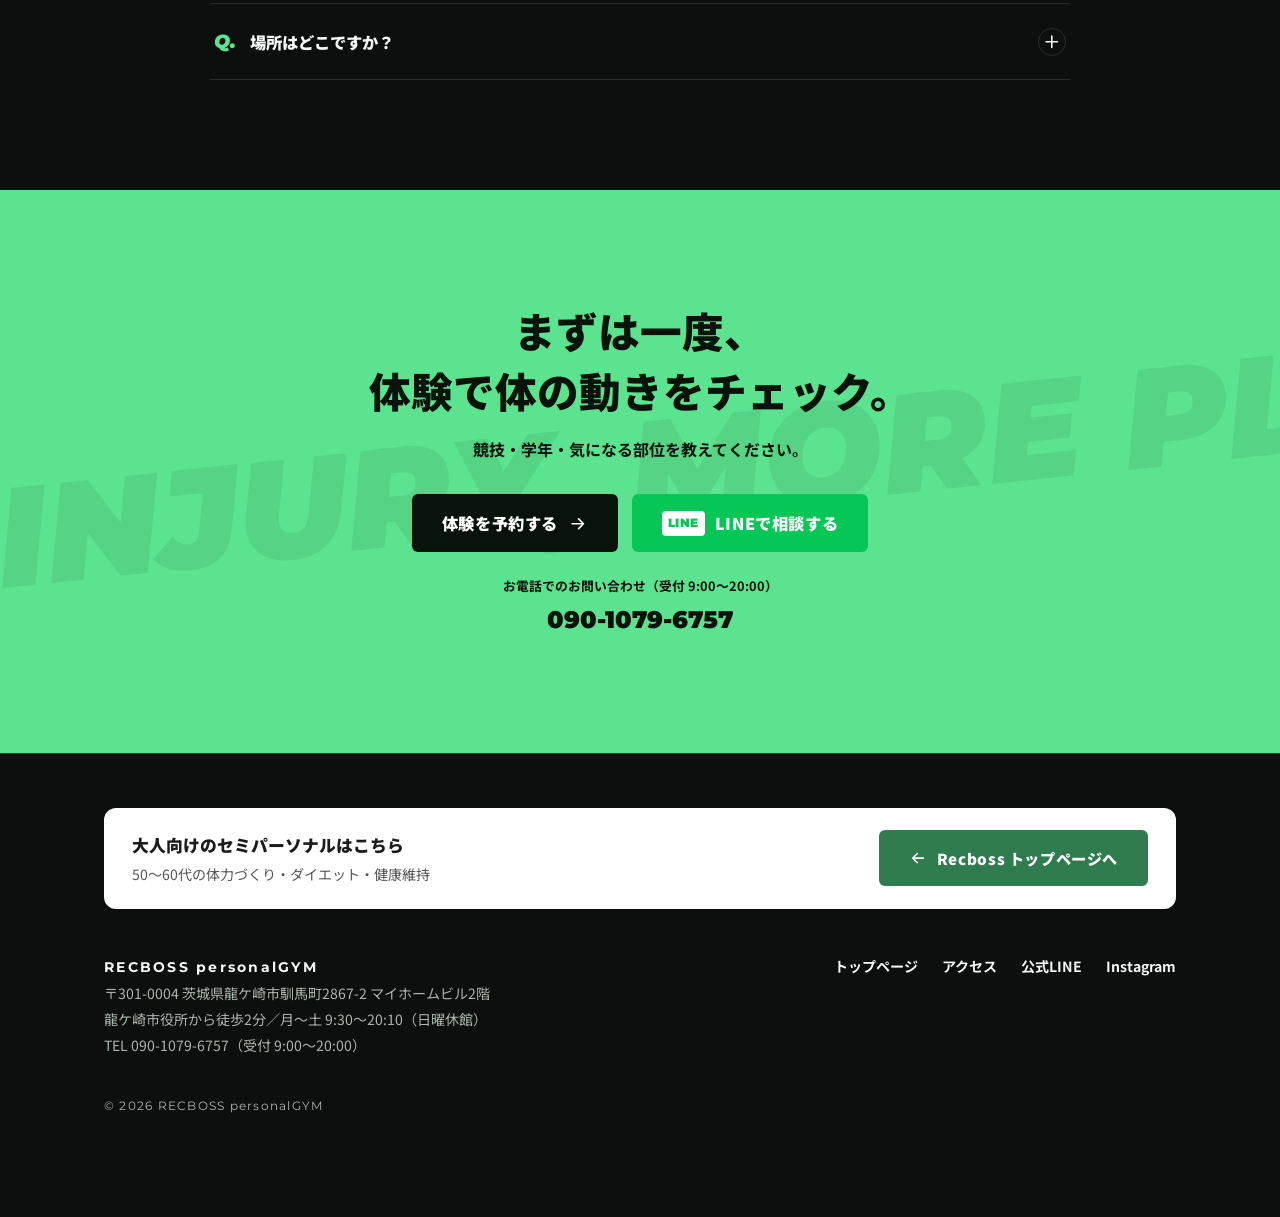
<file: athlete.html>
<!DOCTYPE html>
<html lang="ja">
<head>
  <meta charset="UTF-8">
  <meta name="viewport" content="width=device-width, initial-scale=1.0">
  <title>アスリートコース｜中高生のための怪我をしない体づくり｜Recboss personal GYM（龍ケ崎）</title>
  <meta name="description" content="龍ケ崎市の Recboss personal GYM アスリートコース。中学生・高校生のための、怪我をしない体づくりとフォームづくり。救急救命士の代表が指導、1クラス8名の少人数制。月〜土 17:30／19:00、通い放題 月額16,000円（オープン割・先着10名は月額9,900円）。">
  <meta property="og:title" content="アスリートコース｜Recboss personal GYM">
  <meta property="og:description" content="中高生のための、怪我をしない体づくり。1クラス8名・通い放題 月額16,000円（オープン割・先着10名は月額9,900円）。">
  <meta property="og:type" content="website">
  <meta property="og:url" content="https://recbossgym.com/athlete.html">
  <meta property="og:image" content="https://recbossgym.com/img/og-athlete.jpg">
  <meta property="og:image:width" content="1200">
  <meta property="og:image:height" content="630">
  <meta property="og:site_name" content="Recboss personal GYM">
  <meta name="twitter:card" content="summary_large_image">
  <link rel="canonical" href="https://recbossgym.com/athlete.html">
  <meta name="theme-color" content="#0d0f0e">
  <link rel="icon" href="/favicon.ico" sizes="48x48">
  <link rel="icon" type="image/png" sizes="192x192" href="/img/icon-192.png">
  <link rel="apple-touch-icon" href="/img/apple-touch-icon.png">
  <link rel="preconnect" href="https://fonts.googleapis.com">
  <link rel="preconnect" href="https://fonts.gstatic.com" crossorigin>
  <link href="https://fonts.googleapis.com/css2?family=Montserrat:ital,wght@0,600;0,800;0,900;1,800;1,900&family=Noto+Sans+JP:wght@400;500;700;900&display=swap" rel="stylesheet">
<style>
:root {
  --bg:    #0d0f0e;
  --bg2:   #141816;
  --card:  #1a1f1c;
  --line:  rgba(255,255,255,.12);
  --text:  #f3f6f4;
  --sub:   #aab5ae;
  --neon:  #5be38f;   /* ブランドの深緑 #2f7d4f を明るく振った差し色。黒地で 11:1 */
  --neon-d:#3fc474;
  --green: #2f7d4f;
  --wm:   'Montserrat', sans-serif;
  --jp:   'Noto Sans JP', sans-serif;
}
*, *::before, *::after { box-sizing: border-box; margin: 0; padding: 0; }
html { scroll-behavior: smooth; scroll-padding-top: 76px; }
body {
  font-family: var(--jp); background: var(--bg); color: var(--text);
  line-height: 1.85; font-size: 16px; -webkit-text-size-adjust: 100%;
  overflow-x: hidden;
}
img { display: block; max-width: 100%; height: auto; }
a { color: inherit; text-decoration: none; }
.ico { width: 1.2em; height: 1.2em; fill: none; stroke: currentColor; stroke-width: 2; stroke-linecap: round; stroke-linejoin: round; display: inline-block; vertical-align: middle; flex-shrink: 0; }
:focus-visible { outline: 3px solid var(--neon); outline-offset: 3px; border-radius: 4px; }

@media (prefers-reduced-motion: reduce) {
  *, *::before, *::after { animation: none !important; transition: none !important; }
  [data-r] { opacity: 1 !important; transform: none !important; }
  html { scroll-behavior: auto; }
}

.wrap { max-width: 1120px; margin: 0 auto; padding: 0 24px; }
.section { padding: 110px 0; position: relative; }
.alt { background: var(--bg2); }

/* 見出し：英字の大見出し＋日本語 */
.head { margin-bottom: 56px; }
.head.center { text-align: center; }
.kicker {
  display: inline-flex; align-items: center; gap: 10px;
  font-family: var(--wm); font-weight: 800; font-style: italic; letter-spacing: .18em;
  font-size: .82rem; color: var(--neon); text-transform: uppercase; margin-bottom: 14px;
}
.kicker::before { content: ""; width: 28px; height: 3px; background: var(--neon); transform: skewX(-20deg); }
.head h2 { font-weight: 900; font-size: clamp(1.7rem, 3.6vw, 2.6rem); line-height: 1.45; letter-spacing: .01em; }
.head h2 .n { color: var(--neon); }
.head p { color: var(--sub); margin-top: 14px; font-weight: 500; max-width: 680px; }
.head.center p { margin-left: auto; margin-right: auto; }

/* ボタン */
.btn {
  display: inline-flex; align-items: center; justify-content: center; gap: 10px;
  min-height: 54px; padding: 14px 30px; border-radius: 6px;
  font-weight: 900; font-size: 1.02rem; letter-spacing: .04em;
  transition: transform .15s, background .2s, color .2s, box-shadow .2s;
}
.btn:hover { transform: translateY(-2px); }
.btn-neon { background: var(--neon); color: #08130c; box-shadow: 0 8px 28px rgba(91,227,143,.28); }
.btn-neon:hover { background: #7cf0a8; }
.btn-line { background: #06c755; color: #fff; }
.btn-out { border: 2px solid var(--line); color: var(--text); }
.btn-out:hover { border-color: var(--neon); color: var(--neon); }
.line-badge { font-family: var(--wm); font-weight: 900; font-size: .72rem; background: #fff; color: #06c755; border-radius: 4px; padding: 2px 6px; letter-spacing: .04em; }

/* スクロール表示 */
[data-r] { opacity: 0; transform: translateY(24px); transition: opacity .7s ease, transform .7s ease; }
[data-r].in { opacity: 1; transform: none; }
[data-r="1"] { transition-delay: .1s; }
[data-r="2"] { transition-delay: .2s; }
[data-r="3"] { transition-delay: .3s; }

/* ══════════ HEADER ══════════ */
header {
  position: fixed; inset: 0 0 auto; z-index: 50; height: 68px;
  display: flex; align-items: center; justify-content: space-between; gap: 16px;
  padding: 0 24px; background: rgba(13,15,14,.82); backdrop-filter: blur(10px); -webkit-backdrop-filter: blur(10px);
  border-bottom: 1px solid var(--line);
}
.logo { display: flex; align-items: center; gap: 10px; }
.logo img { height: 38px; width: auto; }
.logo b { font-family: var(--wm); font-weight: 800; letter-spacing: .2em; font-size: 1.05rem; }
.logo small { display: block; font-family: var(--wm); font-weight: 800; font-style: italic; font-size: .62rem; letter-spacing: .24em; color: var(--neon); line-height: 1; }
.head-nav { display: flex; align-items: center; gap: 22px; }
.head-nav a.txt { font-size: .88rem; font-weight: 700; color: var(--sub); }
.head-nav a.txt:hover { color: var(--neon); }
.head-nav .btn { min-height: 42px; padding: 8px 20px; font-size: .9rem; }

/* ══════════ HERO ══════════ */
.hero {
  position: relative; min-height: min(100svh, 860px); display: flex; align-items: center;
  padding: 120px 0 90px; overflow: hidden; isolation: isolate;
}
.hero-bg { position: absolute; inset: 0; z-index: -2; }
.hero-bg {
  background:
    radial-gradient(ellipse 60% 70% at 85% 30%, rgba(91,227,143,.18), transparent 70%),
    repeating-linear-gradient(-12deg, transparent 0 46px, rgba(255,255,255,.025) 46px 47px),
    var(--bg);
}
.hero-word {
  position: absolute; right: -2%; top: 50%; transform: translateY(-50%) rotate(-12deg); text-align: right;
  font-family: var(--wm); font-weight: 900; font-style: italic; font-size: clamp(4rem, 13vw, 12rem); line-height: .9;
  color: transparent; -webkit-text-stroke: 1px rgba(91,227,143,.22); white-space: nowrap;
}
.hero::before {
  content: ""; position: absolute; inset: 0; z-index: -1;
  background:
    linear-gradient(90deg, rgba(13,15,14,.9) 0%, rgba(13,15,14,.55) 50%, rgba(13,15,14,0) 100%),
    linear-gradient(0deg, var(--bg) 0%, transparent 25%);
}
.hero::after {   /* 斜めのネオンライン */
  content: ""; position: absolute; right: -10%; bottom: 18%; width: 60%; height: 6px;
  background: var(--neon); transform: rotate(-12deg); box-shadow: 0 0 30px rgba(91,227,143,.6); z-index: -1; opacity: .85;
}
.hero-en {
  font-family: var(--wm); font-weight: 900; font-style: italic; text-transform: uppercase;
  font-size: clamp(2.6rem, 8.5vw, 6.4rem); line-height: .95; letter-spacing: -.01em; margin-bottom: 26px;
}
.hero-en .stroke { color: transparent; -webkit-text-stroke: 2px var(--text); display: block; }
.hero-en .fill { color: var(--neon); display: block; }
.hero h1 { font-weight: 900; font-size: clamp(1.6rem, 4vw, 2.8rem); line-height: 1.45; margin-bottom: 18px; }
.hero-lead { color: #d3dbd6; font-weight: 500; max-width: 560px; margin-bottom: 30px; }
.hero-tags { display: flex; flex-wrap: wrap; gap: 10px; margin-bottom: 34px; }
.hero-tags li {
  list-style: none; border: 1px solid rgba(91,227,143,.5); color: var(--neon);
  font-weight: 700; font-size: .88rem; padding: 6px 14px; border-radius: 4px; background: rgba(91,227,143,.08);
}
.hero-cta { display: flex; flex-wrap: wrap; gap: 14px; }
.photo-note { position: absolute; right: 16px; bottom: 12px; font-size: .72rem; color: rgba(255,255,255,.55); }

/* 数字の帯 */
.stats { border-top: 1px solid var(--line); border-bottom: 1px solid var(--line); background: var(--bg2); }
.stats ul { list-style: none; display: grid; grid-template-columns: repeat(4, 1fr); }
.stats li { padding: 30px 16px; text-align: center; }
.stats li + li { border-left: 1px solid var(--line); }
.stats b { display: block; font-family: var(--wm); font-weight: 900; font-style: italic; font-size: clamp(1.8rem, 3.6vw, 2.6rem); color: var(--neon); line-height: 1.1; }
.stats b small { font-family: var(--jp); font-style: normal; font-size: .9rem; color: var(--text); margin-left: 2px; }
.stats span { font-size: .85rem; color: var(--sub); font-weight: 700; }

/* ══════════ 悩み ══════════ */
.worry-grid { display: grid; grid-template-columns: repeat(3, 1fr); gap: 18px; }
.worry {
  background: var(--card); border: 1px solid var(--line); border-radius: 10px; padding: 26px 24px;
  display: flex; gap: 14px; align-items: flex-start;
}
.worry .ico { width: 26px; height: 26px; color: var(--neon); margin-top: 3px; }
.worry b { display: block; font-weight: 900; font-size: 1.05rem; line-height: 1.55; margin-bottom: 4px; }
.worry p { color: var(--sub); font-size: .9rem; line-height: 1.7; }
.worry-answer {
  margin-top: 46px; text-align: center; font-weight: 900; font-size: clamp(1.2rem, 2.6vw, 1.7rem); line-height: 1.6;
}
.worry-answer .n { color: var(--neon); }
.worry-answer::before { content: ""; display: block; width: 2px; height: 40px; background: var(--neon); margin: 0 auto 20px; }

/* ══════════ 3つの柱 ══════════ */
.pillars { display: grid; grid-template-columns: repeat(3, 1fr); gap: 22px; counter-reset: p; }
.pillar {
  position: relative; background: linear-gradient(160deg, #1d2420 0%, var(--card) 60%);
  border: 1px solid var(--line); border-radius: 12px; padding: 40px 28px 32px; overflow: hidden;
}
.pillar::before {
  counter-increment: p; content: "0" counter(p);
  position: absolute; top: -18px; right: 10px; font-family: var(--wm); font-weight: 900; font-style: italic;
  font-size: 6rem; color: rgba(91,227,143,.09); line-height: 1;
}
.pillar .en { font-family: var(--wm); font-weight: 800; font-style: italic; color: var(--neon); letter-spacing: .14em; font-size: .78rem; }
.pillar h3 { font-weight: 900; font-size: 1.3rem; line-height: 1.5; margin: 8px 0 14px; }
.pillar p { color: var(--sub); font-size: .94rem; }
.pillar ul { list-style: none; margin-top: 16px; border-top: 1px dashed var(--line); padding-top: 14px; }
.pillar li { font-size: .88rem; font-weight: 700; padding: 4px 0 4px 18px; position: relative; }
.pillar li::before { content: ""; position: absolute; left: 0; top: .9em; width: 8px; height: 3px; background: var(--neon); }

/* ══════════ 競技別 ══════════ */
.sport-tabs { display: flex; flex-wrap: wrap; gap: 10px; margin-bottom: 26px; }
.sport-tabs button {
  font: inherit; font-weight: 900; font-size: .95rem; cursor: pointer;
  background: transparent; color: var(--text); border: 1px solid var(--line); border-radius: 999px;
  padding: 10px 22px; min-height: 44px; transition: background .2s, color .2s, border-color .2s;
}
.sport-tabs button:hover { border-color: var(--neon); }
.sport-tabs button[aria-selected="true"] { background: var(--neon); color: #08130c; border-color: var(--neon); }
.sport-panel {
  display: grid; grid-template-columns: 1fr 1fr; gap: 0; border: 1px solid var(--line); border-radius: 12px; overflow: hidden; background: var(--card);
}
.sport-panel[hidden] { display: none; }
.sp-block { padding: 32px 30px; }
.sp-block + .sp-block { border-left: 1px solid var(--line); }
.sp-block h3 { display: flex; align-items: center; gap: 10px; font-weight: 900; font-size: 1.05rem; margin-bottom: 14px; }
.sp-block h3 .ico { color: var(--neon); }
.sp-block.risk h3 .ico { color: #ffb36b; }
.sp-block ul { list-style: none; }
.sp-block li { padding: 8px 0; border-bottom: 1px dashed var(--line); font-size: .95rem; font-weight: 500; }
.sp-block li:last-child { border-bottom: 0; }
.sp-block li small { display: block; color: var(--sub); font-size: .82rem; }
.sp-fact { grid-column: 1 / -1; padding: 22px 30px; border-bottom: 1px solid var(--line); background: rgba(91,227,143,.06); font-size: .95rem; line-height: 1.8; color: #dfe6e1; }
.sp-fact b { display: inline-block; background: var(--neon); color: #08130c; font-size: .78rem; font-weight: 900; padding: 2px 10px; border-radius: 4px; margin-right: 10px; vertical-align: 2px; }
.sp-fact em { font-style: normal; font-weight: 900; color: var(--neon); }
.early { margin-top: 26px; border: 1px solid rgba(255,179,107,.45); background: rgba(255,179,107,.06); border-radius: 12px; padding: 26px 28px; }
.early h3 { display: flex; align-items: flex-start; gap: 10px; font-weight: 900; font-size: 1.1rem; line-height: 1.5; margin-bottom: 8px; }
.early h3 .ico { color: #ffb36b; margin-top: 3px; }
.early p { color: #cdd5d0; font-size: .92rem; }
.flow-sub { list-style: none; margin-top: 10px; display: grid; gap: 4px; }
.flow-sub li { position: relative; padding-left: 18px; font-size: .9rem; font-weight: 700; color: var(--text); }
.flow-sub li::before { content: ""; position: absolute; left: 0; top: .85em; width: 8px; height: 3px; background: var(--neon); }
.sport-note { margin-top: 18px; color: var(--sub); font-size: .85rem; }

/* ══════════ 70分の流れ ══════════ */
.flow { list-style: none; position: relative; max-width: 860px; margin: 0 auto; }
.flow::before { content: ""; position: absolute; left: 39px; top: 10px; bottom: 10px; width: 2px; background: linear-gradient(var(--neon), rgba(91,227,143,.1)); }
.flow > li { display: grid; grid-template-columns: 80px 1fr; gap: 22px; padding: 16px 0; position: relative; }
.flow-min {
  width: 80px; height: 80px; border-radius: 50%; background: var(--bg); border: 2px solid var(--neon);
  display: grid; place-items: center; text-align: center; font-family: var(--wm); font-weight: 900; font-style: italic;
  font-size: 1.5rem; line-height: 1; color: var(--neon); position: relative; z-index: 1;
}
.flow-min small { display: block; font-size: .62rem; letter-spacing: .1em; color: var(--sub); margin-top: 2px; }
.flow-body { background: var(--card); border: 1px solid var(--line); border-radius: 10px; padding: 20px 24px; }
.flow-body .en { font-family: var(--wm); font-weight: 800; font-style: italic; color: var(--neon); font-size: .74rem; letter-spacing: .16em; }
.flow-body h3 { font-weight: 900; font-size: 1.12rem; margin: 2px 0 6px; }
.flow-body p { color: var(--sub); font-size: .92rem; line-height: 1.75; }
.flow-total { text-align: center; margin-top: 26px; font-weight: 700; color: var(--sub); }
.flow-total b { font-family: var(--wm); font-style: italic; font-weight: 900; color: var(--neon); font-size: 1.6rem; margin: 0 4px; }

/* ══════════ コーチ ══════════ */
.coach-grid { display: grid; grid-template-columns: 1fr 1fr; gap: 26px; }
.coach { background: var(--card); border: 1px solid var(--line); border-radius: 14px; overflow: hidden; display: flex; flex-direction: column; }
.coach-photo { position: relative; aspect-ratio: 540 / 420; overflow: hidden; background: #222; }
.coach-photo img { width: 100%; height: 100%; object-fit: cover; object-position: center 20%; }
.coach-photo.none { display: grid; place-items: center; background: repeating-linear-gradient(-45deg, #18201b 0 14px, #1c2620 14px 28px); }
.coach-photo.none .ph { font-family: var(--wm); font-weight: 900; font-style: italic; font-size: 4.2rem; color: rgba(91,227,143,.25); letter-spacing: .04em; }
.coach-role {
  position: absolute; left: 0; bottom: 18px; background: var(--neon); color: #08130c;
  font-weight: 900; font-size: .85rem; padding: 6px 16px 6px 20px; clip-path: polygon(0 0, 100% 0, 92% 100%, 0 100%);
}
.coach-body { padding: 26px 28px 30px; }
.coach-name { font-weight: 900; font-size: 1.5rem; line-height: 1.3; }
.coach-name span { font-family: var(--wm); font-weight: 800; font-style: italic; font-size: .85rem; letter-spacing: .2em; color: var(--neon); margin-left: 10px; }
.coach-career { list-style: none; margin: 16px 0; display: flex; flex-wrap: wrap; gap: 8px; }
.coach-career li { font-size: .8rem; font-weight: 700; border: 1px solid var(--line); border-radius: 4px; padding: 3px 10px; }
.coach-career li.hl { border-color: var(--neon); color: var(--neon); }
.coach-body p { color: #cdd5d0; font-size: .94rem; }
.coach-body p + p { margin-top: 10px; }

/* ══════════ 保護者の方へ ══════════ */
.parent { display: grid; grid-template-columns: 1fr 1fr; gap: 18px; }
.parent-item { display: flex; gap: 18px; padding: 26px; border-radius: 10px; background: var(--card); border: 1px solid var(--line); }
.parent-ic { width: 52px; height: 52px; border-radius: 12px; display: grid; place-items: center; background: rgba(91,227,143,.12); color: var(--neon); flex-shrink: 0; }
.parent-ic .ico { width: 26px; height: 26px; }
.parent-item h3 { font-weight: 900; font-size: 1.05rem; margin-bottom: 4px; line-height: 1.5; }
.parent-item p { color: var(--sub); font-size: .9rem; line-height: 1.75; }

/* ══════════ 料金 ══════════ */
.price-wrap { display: grid; grid-template-columns: 1.15fr 1fr; gap: 26px; align-items: stretch; }
.price-main {
  position: relative; border-radius: 14px; padding: 40px 36px; overflow: hidden;
  background: linear-gradient(140deg, #1f3a2a 0%, #14241b 55%, #101713 100%); border: 1px solid rgba(91,227,143,.4);
}
.price-main::after { content: "ATHLETE"; position: absolute; right: -10px; bottom: -22px; font-family: var(--wm); font-weight: 900; font-style: italic; font-size: 5.4rem; color: rgba(91,227,143,.07); line-height: 1; }
.price-main .label { font-weight: 900; font-size: 1rem; color: var(--neon); }
.price-main h3 { font-weight: 900; font-size: 1.5rem; margin: 4px 0 18px; }
.price-yen { font-family: var(--wm); font-weight: 900; font-style: italic; font-size: clamp(3rem, 7vw, 4.4rem); line-height: 1; }
.price-yen small { font-family: var(--jp); font-style: normal; font-size: 1rem; font-weight: 700; margin-left: 4px; }
.price-tax { color: var(--sub); font-size: .85rem; margin-top: 8px; position: relative; z-index: 1; }
.price-tax b { color: var(--text); }
.price-open { display: inline-block; background: var(--neon); color: #0d0f0e; font-weight: 900; font-size: .85rem; padding: 4px 12px; border-radius: 6px; margin-bottom: 10px; }
.price-list { list-style: none; margin-top: 24px; border-top: 1px solid var(--line); padding-top: 16px; position: relative; z-index: 1; }
.price-list li { display: flex; align-items: center; gap: 10px; padding: 6px 0; font-weight: 700; font-size: .95rem; }
.price-list .ico { color: var(--neon); }
.price-side { display: grid; gap: 16px; }
.price-box { background: var(--card); border: 1px solid var(--line); border-radius: 12px; padding: 22px 24px; }
.price-box .k { font-weight: 900; font-size: .95rem; display: flex; align-items: center; gap: 8px; }
.price-box .k .ico { color: var(--neon); }
.price-box .v { font-family: var(--wm); font-weight: 900; font-style: italic; font-size: 1.7rem; margin-top: 4px; }
.price-box .v small { font-family: var(--jp); font-style: normal; font-size: .85rem; font-weight: 700; }
.price-box p { color: var(--sub); font-size: .85rem; line-height: 1.7; }

/* ══════════ 時間割 ══════════ */
.time-row { display: grid; grid-template-columns: 1fr 1fr; gap: 18px; margin-top: 26px; }
.time-card { border: 1px solid var(--line); border-radius: 10px; padding: 22px 26px; display: flex; align-items: center; justify-content: space-between; gap: 14px; background: var(--bg); }
.time-card b { font-family: var(--wm); font-weight: 900; font-style: italic; font-size: 1.7rem; color: var(--text); }
.time-card b span { color: var(--sub); font-size: 1.1rem; margin: 0 6px; }
.time-card small { color: var(--sub); font-weight: 700; font-size: .85rem; }

/* ══════════ はじめ方 ══════════ */
.steps { list-style: none; display: grid; grid-template-columns: repeat(3, 1fr); gap: 18px; counter-reset: s; }
.step { position: relative; background: var(--card); border: 1px solid var(--line); border-radius: 12px; padding: 34px 24px 26px; }
.step::before {
  counter-increment: s; content: "STEP " counter(s);
  position: absolute; top: -14px; left: 22px; background: var(--neon); color: #08130c;
  font-family: var(--wm); font-weight: 900; font-style: italic; font-size: .8rem; letter-spacing: .1em; padding: 4px 12px; border-radius: 4px;
}
.step h3 { font-weight: 900; font-size: 1.12rem; margin-bottom: 6px; }
.step p { color: var(--sub); font-size: .9rem; line-height: 1.75; }

/* ══════════ FAQ ══════════ */
.faq { max-width: 860px; margin: 0 auto; }
.faq details { border-bottom: 1px solid var(--line); }
.faq summary {
  list-style: none; cursor: pointer; display: flex; align-items: center; gap: 14px;
  padding: 22px 4px; font-weight: 900; font-size: 1.02rem; line-height: 1.6;
}
.faq summary::-webkit-details-marker { display: none; }
.faq summary .q { font-family: var(--wm); font-weight: 900; font-style: italic; color: var(--neon); font-size: 1.2rem; flex-shrink: 0; }
.faq summary .pm { margin-left: auto; width: 28px; height: 28px; border: 1px solid var(--line); border-radius: 50%; display: grid; place-items: center; flex-shrink: 0; transition: transform .25s; }
.faq details[open] .pm { transform: rotate(45deg); border-color: var(--neon); color: var(--neon); }
.faq .a { padding: 0 4px 24px 40px; color: #cdd5d0; font-size: .95rem; }

/* ══════════ CTA ══════════ */
.cta { position: relative; overflow: hidden; padding: 110px 0; text-align: center; background: var(--neon); color: #08130c; }
.cta::before { content: "NO INJURY, MORE PLAY."; position: absolute; left: 50%; top: 50%; transform: translate(-50%, -50%) rotate(-6deg); white-space: nowrap; font-family: var(--wm); font-weight: 900; font-style: italic; font-size: clamp(3rem, 11vw, 9rem); color: rgba(8,19,12,.07); }
.cta h2 { position: relative; font-weight: 900; font-size: clamp(1.6rem, 4vw, 2.6rem); line-height: 1.45; margin-bottom: 14px; }
.cta p { position: relative; font-weight: 700; margin-bottom: 30px; }
.cta .btns { position: relative; display: flex; justify-content: center; flex-wrap: wrap; gap: 14px; }
.cta .btn-dark { background: #08130c; color: #fff; }
.cta .btn-dark:hover { background: #1c2a21; }
.cta .tel { position: relative; display: inline-block; margin-top: 22px; font-family: var(--wm); font-weight: 900; font-size: 1.5rem; }
.cta .tel small { display: block; font-family: var(--jp); font-size: .8rem; font-weight: 700; }

/* ══════════ FOOTER ══════════ */
footer { padding: 54px 0 100px; border-top: 1px solid var(--line); color: var(--sub); font-size: .88rem; }
.foot { display: flex; flex-wrap: wrap; justify-content: space-between; gap: 28px; align-items: flex-start; }
.foot-links { list-style: none; display: flex; flex-wrap: wrap; gap: 8px 24px; }
.foot-links a { font-weight: 700; color: var(--text); }
.foot-links a:hover { color: var(--neon); }
.back-main {
  display: flex; align-items: center; justify-content: space-between; gap: 16px; flex-wrap: wrap;
  background: #fff; color: #1c1c1c; border-radius: 12px; padding: 22px 28px; margin-bottom: 44px;
}
.back-main b { font-weight: 900; font-size: 1.05rem; }
.back-main p { font-size: .88rem; color: #555; }
.back-main .btn { background: #2f7d4f; color: #fff; min-height: 48px; font-size: .95rem; }
.copy { margin-top: 36px; font-family: var(--wm); font-size: .78rem; letter-spacing: .1em; }

/* モバイル追従 */
.float-cta { display: none; }

/* ══════════ RESPONSIVE ══════════ */
@media (max-width: 940px) {
  .worry-grid, .pillars, .steps { grid-template-columns: 1fr 1fr; }
  .coach-grid, .parent, .price-wrap { grid-template-columns: 1fr; }
  .head-nav a.txt { display: none; }
}
@media (max-width: 700px) {
  .section { padding: 80px 0; }
  .wrap { padding: 0 16px; }
  header { padding: 0 16px; }
  .head-nav .btn { padding: 8px 14px; font-size: .82rem; }
  .worry-grid, .pillars, .steps { grid-template-columns: 1fr; }
  .stats ul { grid-template-columns: 1fr 1fr; }
  .stats li:nth-child(3) { border-left: 0; }
  .stats li:nth-child(n+3) { border-top: 1px solid var(--line); }
  .sport-panel { grid-template-columns: 1fr; }
  .sp-block + .sp-block { border-left: 0; border-top: 1px solid var(--line); }
  .sp-block { padding: 24px 20px; }
  .sp-fact { padding: 20px; }
  .early { padding: 22px 20px; }
  .time-row { grid-template-columns: 1fr; }
  .flow::before { left: 29px; }
  .flow > li { grid-template-columns: 60px 1fr; gap: 14px; }
  .flow-min { width: 60px; height: 60px; font-size: 1.15rem; }
  .hero { padding-top: 100px; }
  .hero::before { background: linear-gradient(0deg, var(--bg) 0%, rgba(13,15,14,.5) 60%, rgba(13,15,14,.2) 100%); }
  .hero-word { font-size: 5.2rem; top: 22%; right: -12%; }
  .hero-cta .btn { flex: 1 1 100%; }
  .price-main { padding: 32px 24px; }
  .faq .a { padding-left: 4px; }
  .float-cta {
    display: flex; gap: 8px; position: fixed; left: 0; right: 0; bottom: 0; z-index: 60;
    padding: 10px 12px calc(10px + env(safe-area-inset-bottom)); background: rgba(13,15,14,.94); border-top: 1px solid var(--line);
  }
  .float-cta .btn { flex: 1; min-height: 48px; padding: 10px; font-size: .92rem; }
}
@media (max-width: 380px) {
  .logo b { display: none; }
}

/* ═══════════════════════════════
   4D-Stretch（画像・ロゴ・映像は4D-Stretch株式会社の許諾を得て使用）
═══════════════════════════════ */
.fd {
  --fd-teal: #009ca0; --fd-teal-l: #42c6c2; --fd-teal-d: #016868;
  --fd-char: #232828; --fd-char2: #3e4242;
  --fd-bg: #f3f7f7; --fd-card: #fff; --fd-tx: #232828; --fd-sub: #4f5757; --fd-line: #dfe7e7;
  --fd-font: "Montserrat", "Noto Sans JP", sans-serif;
  background: var(--fd-bg); color: var(--fd-tx); overflow: hidden;
}
.fd--dark { --fd-bg: #0d0f0e; --fd-card: #161b1a; --fd-tx: #f3f6f4; --fd-sub: #b3bdbb; --fd-line: rgba(255,255,255,.12); }
.fd-wrap { max-width: 1120px; margin: 0 auto; padding: 0 24px; }
.fd-en { display: inline-flex; align-items: center; gap: 10px; font-family: var(--fd-font); font-weight: 800; font-style: italic; letter-spacing: .14em; font-size: .82rem; color: var(--fd-teal); text-transform: uppercase; }
.fd--dark .fd-en, .fd-hero .fd-en { color: var(--fd-teal-l); }
.fd-en::before { content: ""; width: 30px; height: 3px; background: currentColor; transform: skewX(-24deg); }

/* ── ヒーロー ── */
.fd-hero { position: relative; background: radial-gradient(120% 90% at 80% 20%, #2f3636 0%, var(--fd-char) 55%, #161a1a 100%); color: #fff; padding: 96px 0 0; isolation: isolate; }
.fd-hero::before { /* 4Dマークのスピードライン */
  content: ""; position: absolute; inset: 0; z-index: -1; opacity: .55;
  background: repeating-linear-gradient(-28deg, transparent 0 46px, rgba(66,198,194,.10) 46px 48px, transparent 48px 58px, rgba(66,198,194,.18) 58px 60px, transparent 60px 140px);
  -webkit-mask-image: linear-gradient(90deg, transparent 0%, #000 45%, #000 100%); mask-image: linear-gradient(90deg, transparent 0%, #000 45%, #000 100%);
}
.fd-mark { position: absolute; z-index: -1; right: -6%; top: -8%; width: min(62vw, 720px); opacity: .1; pointer-events: none; }
.fd-hero-in { display: grid; grid-template-columns: 1fr 1.15fr; gap: 24px; align-items: end; }
.fd-hero-txt { padding-bottom: 88px; }
.fd-badge { display: inline-flex; align-items: center; gap: 12px; border: 1px solid rgba(66,198,194,.6); border-radius: 999px; padding: 5px 16px 5px 5px; font-weight: 700; font-size: .9rem; margin-bottom: 26px; }
.fd-badge span { background: var(--fd-teal); color: #fff; font-family: var(--fd-font); font-weight: 800; font-style: italic; letter-spacing: .08em; font-size: .74rem; padding: 4px 12px; border-radius: 999px; }
.fd-logo { display: block; width: min(330px, 78%); height: auto; margin-bottom: 26px; }
.fd-hero h2 { font-family: "Noto Sans JP", sans-serif; font-weight: 900; font-size: clamp(1.9rem, 4.2vw, 3.1rem); line-height: 1.35; letter-spacing: .02em; margin-bottom: 18px; }
.fd-hero h2 em { font-style: normal; color: var(--fd-teal-l); }
.fd-hero h2 span { display: inline-block; }
.fd-lead { color: rgba(255,255,255,.84); font-weight: 500; line-height: 2; max-width: 30em; }
.fd-jump { display: inline-flex; align-items: center; gap: 10px; margin-top: 26px; color: #fff; font-weight: 700; text-decoration: none; border-bottom: 2px solid var(--fd-teal-l); padding-bottom: 4px; }
.fd-jump:hover { color: var(--fd-teal-l); }
.fd-hero-img { position: relative; height: 470px; }
.fd-hero-img img { position: absolute; bottom: 34px; height: auto; filter: drop-shadow(0 26px 30px rgba(0,0,0,.55)); }
.fd-h-hip { left: -6%; width: 80%; z-index: 1; }
.fd-h-sh { right: 2%; width: 27%; bottom: 46px !important; z-index: 2; }
.fd-floor { position: absolute; left: -20%; right: -30%; bottom: 0; height: 64px; background: linear-gradient(90deg, var(--fd-teal-d), var(--fd-teal) 50%, var(--fd-teal-l)); transform: skewX(-28deg); transform-origin: bottom; }
.fd-floor::after { content: "4D-STRETCH × RECBOSS"; position: absolute; right: 34%; top: 50%; transform: translateY(-50%) skewX(28deg); font-family: var(--fd-font); font-weight: 800; font-style: italic; letter-spacing: .24em; font-size: .78rem; color: rgba(255,255,255,.9); white-space: nowrap; }

/* ── 本文 ── */
.fd-body { padding: 96px 0 88px; }
.fd-h { max-width: 760px; margin-bottom: 36px; }
.fd-h h3 { font-family: "Noto Sans JP", sans-serif; font-weight: 900; font-size: clamp(1.5rem, 3vw, 2.1rem); line-height: 1.5; margin: 10px 0 12px; }
.fd-h p { color: var(--fd-sub); font-weight: 500; line-height: 2; }
.fd-points { list-style: none; display: grid; grid-template-columns: repeat(3, 1fr); gap: 18px; margin-bottom: 96px; }
.fd-points li { background: var(--fd-card); border: 1px solid var(--fd-line); border-radius: 6px; padding: 28px 26px 26px; position: relative; overflow: hidden; }
.fd-points li::after { content: ""; position: absolute; left: 0; top: 0; width: 64px; height: 4px; background: var(--fd-teal); }
.fd-points b { font-family: var(--fd-font); font-weight: 800; font-style: italic; font-size: 2.2rem; line-height: 1; color: var(--fd-teal); }
.fd--dark .fd-points b { color: var(--fd-teal-l); }
.fd-points h4 { font-weight: 900; font-size: 1.12rem; margin: 12px 0 8px; }
.fd-points p { color: var(--fd-sub); font-size: .94rem; line-height: 1.85; font-weight: 500; }

.fd-products { display: grid; grid-template-columns: 1fr 1fr; gap: 24px; }
.fd-card { background: var(--fd-card); border: 1px solid var(--fd-line); border-radius: 6px; overflow: hidden; display: flex; flex-direction: column; }
.fd-card-img { position: relative; height: 300px; background: linear-gradient(160deg, #fff 0%, #e9f1f1 100%); display: flex; align-items: center; justify-content: center; padding: 26px; }
.fd--dark .fd-card-img { background: linear-gradient(160deg, #26302f 0%, #141a19 100%); }
.fd-card-img img { max-width: 100%; max-height: 100%; width: auto; height: auto; filter: drop-shadow(0 14px 16px rgba(0,0,0,.22)); }
.fd-card-img span { position: absolute; left: 0; top: 18px; background: var(--fd-teal); color: #fff; font-family: var(--fd-font); font-weight: 800; font-style: italic; letter-spacing: .12em; font-size: .72rem; padding: 5px 14px 5px 18px; }
.fd-card-body { padding: 26px 28px 28px; display: flex; flex-direction: column; flex: 1; }
.fd-model { font-family: var(--fd-font); font-weight: 800; font-style: italic; font-size: clamp(1.4rem, 2.6vw, 1.8rem); line-height: 1.1; color: var(--fd-teal); letter-spacing: .01em; }
.fd--dark .fd-model { color: var(--fd-teal-l); }
.fd-card h4 { font-weight: 900; font-size: 1.15rem; margin: 6px 0 2px; }
.fd-card h4 small { display: block; font-size: .85rem; font-weight: 700; color: var(--fd-sub); margin-top: 2px; }
.fd-card-body > p:not(.fd-model) { color: var(--fd-sub); font-weight: 500; font-size: .95rem; line-height: 1.9; margin: 12px 0 16px; }
.fd-spec { border-top: 1px solid var(--fd-line); margin-bottom: 20px; }
.fd-spec div { display: grid; grid-template-columns: 6.5em 1fr; gap: 12px; border-bottom: 1px solid var(--fd-line); padding: 10px 0; font-size: .9rem; }
.fd-spec dt { font-weight: 700; color: var(--fd-teal); }
.fd--dark .fd-spec dt { color: var(--fd-teal-l); }
.fd-spec dd { font-weight: 500; }
.fd-video { margin-top: auto; }
.fd-video video { display: block; width: 100%; aspect-ratio: 16 / 9; object-fit: cover; border-radius: 4px; background: #111; }
.fd-video figcaption { display: flex; align-items: center; gap: 8px; margin-top: 8px; font-size: .8rem; font-weight: 700; color: var(--fd-sub); }
.fd-video figcaption::before { content: "MOVIE"; font-family: var(--fd-font); font-weight: 800; font-style: italic; letter-spacing: .1em; font-size: .7rem; color: #fff; background: var(--fd-char2); padding: 2px 8px; border-radius: 2px; }

.fd-for { list-style: none; display: grid; grid-template-columns: repeat(3, 1fr); gap: 16px; margin-top: 26px; }
.fd-for li { border-left: 3px solid var(--fd-teal); padding: 2px 0 2px 14px; color: var(--fd-sub); font-size: .93rem; font-weight: 500; line-height: 1.75; }
.fd-for b { display: block; color: var(--fd-tx); font-weight: 900; font-size: 1.04rem; }
.fd-base { margin-top: 26px; border-left: 4px solid var(--fd-teal-l); padding: 6px 0 6px 20px; }
.fd-base h3 { font-weight: 900; font-size: 1.3rem; margin-bottom: 6px; }
.fd-base p { color: var(--fd-sub); line-height: 1.9; }

.fd-offer { margin-top: 44px; background: var(--fd-char); color: #fff; border-radius: 6px; padding: 36px 40px; display: grid; grid-template-columns: 1fr auto; gap: 30px; align-items: center; position: relative; overflow: hidden; isolation: isolate; }
.fd-offer::before { content: ""; position: absolute; z-index: -1; right: -40px; top: 0; bottom: 0; width: 46%; background: linear-gradient(90deg, transparent, rgba(0,156,160,.35)); transform: skewX(-28deg); }
.fd-offer h3 { font-weight: 900; font-size: clamp(1.3rem, 2.6vw, 1.7rem); line-height: 1.5; margin-bottom: 8px; }
.fd-offer h3 em { font-style: normal; color: var(--fd-teal-l); }
.fd-offer p { font-weight: 500; line-height: 1.9; color: rgba(255,255,255,.86); }
.fd-now { font-weight: 900 !important; color: #fff !important; font-size: 1.15rem; margin-top: 6px; }
.fd-note { margin-top: 18px; color: var(--fd-sub); font-size: .8rem; line-height: 1.8; }
.fd-note a { color: inherit; text-underline-offset: 3px; }

@media (max-width: 900px) {
  .fd-wrap { padding: 0 16px; }
  .fd-hero { padding-top: 64px; }
  .fd-hero-in { grid-template-columns: 1fr; gap: 0; }
  .fd-hero-txt { padding-bottom: 8px; }
  .fd-hero-img { height: min(76vw, 380px); margin: 0 -16px; }
  .fd-mark { width: 92vw; right: -24%; top: 2%; }
  .fd-body { padding: 64px 0; }
  .fd-points, .fd-products, .fd-for, .fd-offer { grid-template-columns: 1fr; }
  .fd-points { margin-bottom: 64px; }
  .fd-card-img { height: 240px; }
  .fd-card-body { padding: 22px 20px 24px; }
  .fd-offer { padding: 28px 22px; gap: 18px; }
  .fd-offer .btn { width: 100%; justify-content: center; }
  .fd-floor { height: 44px; }
  .fd-floor::after { right: 26%; font-size: .66rem; }
}
</style>
</head>
<body>

<!-- アイコン -->
<svg width="0" height="0" style="position:absolute" aria-hidden="true">
  <defs>
    <symbol id="i-alert" viewBox="0 0 24 24"><path d="M10.3 3.9 1.8 18a2 2 0 0 0 1.7 3h17a2 2 0 0 0 1.7-3L13.7 3.9a2 2 0 0 0-3.4 0Z"/><path d="M12 9v4M12 17h.01"/></symbol>
    <symbol id="i-shield" viewBox="0 0 24 24"><path d="M12 22s8-4 8-10V5l-8-3-8 3v7c0 6 8 10 8 10Z"/><path d="m9 12 2 2 4-4"/></symbol>
    <symbol id="i-bolt" viewBox="0 0 24 24"><path d="M13 2 3 14h9l-1 8 10-12h-9l1-8Z"/></symbol>
    <symbol id="i-target" viewBox="0 0 24 24"><circle cx="12" cy="12" r="10"/><circle cx="12" cy="12" r="6"/><circle cx="12" cy="12" r="2"/></symbol>
    <symbol id="i-run" viewBox="0 0 24 24"><circle cx="14" cy="4" r="2"/><path d="m8 21 3-6 3 3v3M6 12l3-3 4 1 3 3 3 1M13 10l-2 5"/></symbol>
    <symbol id="i-refresh" viewBox="0 0 24 24"><path d="M3 12a9 9 0 0 1 15.5-6.3L21 8M21 3v5h-5M21 12a9 9 0 0 1-15.5 6.3L3 16M3 21v-5h5"/></symbol>
    <symbol id="i-check" viewBox="0 0 24 24"><path d="M20 6 9 17l-5-5"/></symbol>
    <symbol id="i-users" viewBox="0 0 24 24"><path d="M16 21v-2a4 4 0 0 0-4-4H6a4 4 0 0 0-4 4v2"/><circle cx="9" cy="7" r="4"/><path d="M22 21v-2a4 4 0 0 0-3-3.9M16 3.1a4 4 0 0 1 0 7.8"/></symbol>
    <symbol id="i-heart" viewBox="0 0 24 24"><path d="M3 12h4l2-5 4 10 2-5h6"/></symbol>
    <symbol id="i-clock" viewBox="0 0 24 24"><circle cx="12" cy="12" r="10"/><path d="M12 6v6l4 2"/></symbol>
    <symbol id="i-book" viewBox="0 0 24 24"><path d="M2 4h7a3 3 0 0 1 3 3v14a2 2 0 0 0-2-2H2ZM22 4h-7a3 3 0 0 0-3 3v14a2 2 0 0 1 2-2h8Z"/></symbol>
    <symbol id="i-chat" viewBox="0 0 24 24"><path d="M21 15a2 2 0 0 1-2 2H7l-4 4V5a2 2 0 0 1 2-2h14a2 2 0 0 1 2 2Z"/></symbol>
    <symbol id="i-yen" viewBox="0 0 24 24"><path d="m6 3 6 8 6-8M12 11v10M7 13h10M7 17h10"/></symbol>
    <symbol id="i-gift" viewBox="0 0 24 24"><path d="M20 12v10H4V12M2 7h20v5H2zM12 22V7M12 7H7.5a2.5 2.5 0 1 1 0-5C11 2 12 7 12 7ZM12 7h4.5a2.5 2.5 0 1 0 0-5C13 2 12 7 12 7Z"/></symbol>
    <symbol id="i-arrow" viewBox="0 0 24 24"><path d="M5 12h14M13 6l6 6-6 6"/></symbol>
    <symbol id="i-back" viewBox="0 0 24 24"><path d="M19 12H5M11 6l-6 6 6 6"/></symbol>
    <symbol id="i-plus" viewBox="0 0 24 24"><path d="M12 5v14M5 12h14"/></symbol>
    <symbol id="i-phone" viewBox="0 0 24 24"><path d="M22 16.9v3a2 2 0 0 1-2.2 2 19.8 19.8 0 0 1-8.6-3.1 19.5 19.5 0 0 1-6-6A19.8 19.8 0 0 1 2.1 4.2 2 2 0 0 1 4.1 2h3a2 2 0 0 1 2 1.7c.1 1 .4 1.9.7 2.8a2 2 0 0 1-.5 2.1L8 9.9a16 16 0 0 0 6 6l1.3-1.3a2 2 0 0 1 2.1-.4c.9.3 1.8.6 2.8.7a2 2 0 0 1 1.7 2Z"/></symbol>
  </defs>
</svg>

<header>
  <a href="/" class="logo" aria-label="Recboss personal GYM トップへ">
    <img src="img/logo-athlete.webp" alt="" width="240" height="166">
    <span><b>RECBOSS</b><small>ATHLETE</small></span>
  </a>
  <nav class="head-nav" aria-label="ページ内メニュー">
    <a href="#method" class="txt">特長</a>
    <a href="#sports" class="txt">競技別</a>
    <a href="#flow" class="txt">練習の流れ</a>
    <a href="#coach" class="txt">コーチ</a>
    <a href="#price" class="txt">料金</a>
    <a href="#faq" class="txt">FAQ</a>
    <a href="https://calendar.app.google/3XQc4kLp7om91zVH8" target="_blank" rel="noopener" class="btn btn-neon">体験を予約</a>
  </nav>
</header>

<main>
<!-- ════ HERO ════ -->
<section class="hero" aria-labelledby="hero-title">
  <div class="hero-bg" aria-hidden="true"><span class="hero-word">NO INJURY<br>MORE PLAY</span></div>
  <div class="wrap">
    <p class="hero-en" aria-hidden="true"><span class="stroke">Athlete</span><span class="fill">Program</span></p>
    <h1 id="hero-title">怪我をしない体が、<br>いちばん強い。</h1>
    <p class="hero-lead">中学生・高校生のための、スポーツ障害予防とフォームづくり。成長期の体を知る救急救命士の代表が、1クラス8名の少人数で一人ひとりの動きを見ます。</p>
    <ul class="hero-tags">
      <li>中学生〜高校生</li>
      <li>競技はなんでもOK</li>
      <li>月〜土 17:30／19:00</li>
      <li>通い放題</li>
      <li><a href="#fourd">2027年2月 4Dストレッチ導入予定</a></li>
    </ul>
    <div class="hero-cta">
      <a href="https://calendar.app.google/3XQc4kLp7om91zVH8" target="_blank" rel="noopener" class="btn btn-neon">体験を予約する<svg class="ico" aria-hidden="true"><use href="#i-arrow"/></svg></a>
      <a href="https://lin.ee/PnJCTCy" target="_blank" rel="noopener" class="btn btn-line"><span class="line-badge" aria-hidden="true">LINE</span>LINEで相談する</a>
    </div>
  </div>
</section>

<div class="stats">
  <ul class="wrap">
    <li><b>8<small>名</small></b><span>1クラスの定員</span></li>
    <li><b>70<small>分</small></b><span>1回のトレーニング</span></li>
    <li><b>6<small>日</small></b><span>月〜土 毎日開催</span></li>
    <li><b>2<small>枠</small></b><span>17:30 ／ 19:00</span></li>
  </ul>
</div>

<!-- ════ 悩み ════ -->
<section class="section" id="worry">
  <div class="wrap">
    <div class="head center">
      <span class="kicker">Problem</span>
      <h2>こんな悩み、<span class="n">ありませんか？</span></h2>
    </div>
    <div class="worry-grid">
      <div class="worry" data-r><svg class="ico" aria-hidden="true"><use href="#i-alert"/></svg><div><b>膝・かかと・腰が<br>よく痛くなる</b><p>成長期は骨が伸びる時期。練習量が増えると負担が集中しやすくなります。</p></div></div>
      <div class="worry" data-r="1"><svg class="ico" aria-hidden="true"><use href="#i-refresh"/></svg><div><b>同じところを<br>くり返し痛める</b><p>体の使い方のクセが原因になっていることも少なくありません。</p></div></div>
      <div class="worry" data-r="2"><svg class="ico" aria-hidden="true"><use href="#i-users"/></svg><div><b>当たり負けする・<br>体の線が細い</b><p>筋力だけでなく、踏ん張れる姿勢と体幹が必要です。</p></div></div>
      <div class="worry" data-r><svg class="ico" aria-hidden="true"><use href="#i-run"/></svg><div><b>もっと速く・高く<br>動けるようになりたい</b><p>ダッシュ・ジャンプ・切り返しの「土台の動き」から見直します。</p></div></div>
      <div class="worry" data-r="1"><svg class="ico" aria-hidden="true"><use href="#i-target"/></svg><div><b>フォームが自己流で<br>合っているかわからない</b><p>部活では一人ひとりを細かく見てもらう時間がなかなか取れません。</p></div></div>
      <div class="worry" data-r="2"><svg class="ico" aria-hidden="true"><use href="#i-shield"/></svg><div><b>怪我から復帰したけど<br>また痛めないか不安</b><p>医師の許可が出たあとの「再発しにくい体づくり」をサポートします。</p></div></div>
    </div>
    <p class="worry-answer">うまくなる近道は、<br><span class="n">練習を休まなくていい体</span>をつくること。</p>
  </div>
</section>

<!-- ════ 3つの柱 ════ -->
<section class="section alt" id="method">
  <div class="wrap">
    <div class="head">
      <span class="kicker">Method</span>
      <h2>Recbossアスリートコースの<br><span class="n">3つの柱</span></h2>
      <p>筋肉を大きくする前に、まず「正しく動ける体」をつくる。自重・軽負荷が中心で、成長期に無理な高負荷トレーニングは行いません。</p>
    </div>
    <div class="pillars">
      <div class="pillar" data-r>
        <span class="en">Prevention</span>
        <h3>怪我の予防</h3>
        <p>オスグッド・野球肘・腰の疲労骨折（分離症）など、成長期に起こりやすいスポーツ障害を知り、負担をためない体をつくります。</p>
        <ul><li>柔軟性・可動域のチェック</li><li>痛めやすい部位のケア方法</li><li>正しい着地・減速の動き</li></ul>
      </div>
      <div class="pillar" data-r="1">
        <span class="en">Movement</span>
        <h3>体の使い方・フォーム</h3>
        <p>走る・跳ぶ・止まる・切り返す。どの競技にも共通する「土台の動き」を、一人ひとりのクセを見ながら整えます。</p>
        <ul><li>姿勢と体幹の安定</li><li>ダッシュ・ジャンプ・方向転換</li><li>左右差・クセの修正</li></ul>
      </div>
      <div class="pillar" data-r="2">
        <span class="en">Small Group</span>
        <h3>8名の少人数制</h3>
        <p>大人数の部活では見落とされがちな小さな違和感にも気づける人数です。同じ年代の仲間がいるので、続けやすくなります。</p>
        <ul><li>1クラス最大8名</li><li>毎回のコンディション確認</li><li>自宅でできるセルフケアも指導</li></ul>
      </div>
    </div>
  </div>
</section>

<!-- ════ 4D-Stretch ════ -->
<section class="fd fd--dark" id="fourd" aria-labelledby="fd-title">
  <div class="fd-hero">
    <img class="fd-mark" src="img/4d-mark.webp" alt="" width="480" height="455" loading="lazy" aria-hidden="true">
    <div class="fd-wrap fd-hero-in">
      <div class="fd-hero-txt" data-r>
        <p class="fd-badge"><span>COMING SOON</span>2027年2月 導入予定</p>
        <img class="fd-logo" src="img/4d-logo-white.webp" alt="4D-Stretch" width="430" height="142" loading="lazy">
        <h2 id="fd-title"><span>ひねって、</span><span>ゆるめて、</span><br><em>“動ける体”</em>へ。</h2>
        <p class="fd-lead">Recbossに、マシンブランド「4D-Stretch」の下半身用・上半身用の2台がやってきます。高い負荷をかけずに、股関節や肩甲骨まわりをひねりながら大きく動かす。成長期に無理な高負荷をかけない、アスリートコースの考え方にも合ったマシンです。</p>
        <a class="fd-jump" href="#fd-product">導入する2台のマシンを見る<span aria-hidden="true">→</span></a>
      </div>
      <div class="fd-hero-img" data-r="1">
        <div class="fd-floor" aria-hidden="true"></div>
        <img class="fd-h-hip" src="img/4d-hip.webp" alt="4D-Stretch トータルヒップジョイント（下半身用マシン）" width="1400" height="920" loading="lazy">
        <img class="fd-h-sh" src="img/4d-shoulder.webp" alt="4D-Stretch トータルショルダージョイント（上半身用マシン）" width="620" height="1215" loading="lazy">
      </div>
    </div>
  </div>

  <div class="fd-body">
    <div class="fd-wrap">
      <div class="fd-h" data-r>
        <span class="fd-en">Concept</span>
        <h3>力を抜いて、マシンの動きにまかせる。</h3>
        <p>4D-Stretchは、筋肉を大きくするための「重さを持ち上げるマシン」ではありません。マシンのガイドに沿って、関節をひねりながら大きくくり返し動かす、モビリティ（動きやすさ）のためのトレーニングマシンです。</p>
      </div>
      <ol class="fd-points">
        <li data-r><b>01</b><h4>ひねり（回旋）が入る</h4><p>曲げる・伸ばすだけでなく、関節をひねる動きを加えます。ふだんのトレーニングでは出しにくい、立体的な動きです。</p></li>
        <li data-r="1"><b>02</b><h4>力まず、大きく動ける</h4><p>マシンが軌道をガイドするので、毎回同じ動きをくり返せます。力を抜いたまま、関節を大きく動かしていきます。</p></li>
        <li data-r="2"><b>03</b><h4>高い負荷をかけない</h4><p>メーカーによると、小学生からご高齢の方まで使えるマシンです。運動が久しぶりの方も、体調を確認しながら取り入れられます。</p></li>
      </ol>

      <div class="fd-h" id="fd-product" data-r>
        <span class="fd-en">Product</span>
        <h3>Recbossに入る2台のマシン</h3>
        <p>下半身用・上半身用の2台をそろえて導入します。</p>
      </div>
      <div class="fd-products">
        <article class="fd-card" data-r>
          <div class="fd-card-img"><span>LOWER BODY</span><img src="img/4d-hip.webp" alt="トータルヒップジョイント" width="1400" height="920" loading="lazy"></div>
          <div class="fd-card-body">
            <p class="fd-model">Total Hip Joint</p>
            <h4>トータルヒップジョイント<small>下半身用｜股関節・骨盤まわり</small></h4>
            <p>回旋するペダルを踏みながら、股関節を外にひねる、後ろへ伸ばす、内にひねる。股関節・膝・足首を連動させて伸ばす動きで、走る・跳ぶ・踏ん張る動きの土台を整えます。</p>
            <dl class="fd-spec">
              <div><dt>主な部位</dt><dd>股関節／もも裏／お尻／ふくらはぎ／内もも</dd></div>
              <div><dt>メニュー数</dt><dd>約10種類</dd></div>
            </dl>
            <figure class="fd-video">
              <video muted loop playsinline preload="none" poster="img/4d-hip-poster.webp" data-src="img/4d-hip.mp4" aria-label="トータルヒップジョイントの動作映像"></video>
              <figcaption>トータルヒップジョイントの動き</figcaption>
            </figure>
          </div>
        </article>
        <article class="fd-card" data-r="1">
          <div class="fd-card-img"><span>UPPER BODY</span><img src="img/4d-shoulder.webp" alt="トータルショルダージョイント" width="620" height="1215" loading="lazy"></div>
          <div class="fd-card-body">
            <p class="fd-model">Total Shoulder Joint</p>
            <h4>トータルショルダージョイント<small>上半身用｜肩甲骨・肩まわり</small></h4>
            <p>肩甲骨を上げる、下げる、回す動きに、ひねりを加えてくり返します。上半身と下半身のひねりの差をつくる動きも入り、投げる・打つ動きの準備に向いています。</p>
            <dl class="fd-spec">
              <div><dt>主な部位</dt><dd>肩甲骨／胸郭（胸まわり）／鎖骨／肩関節まわり</dd></div>
              <div><dt>メニュー数</dt><dd>約20種類</dd></div>
            </dl>
            <figure class="fd-video">
              <video muted loop playsinline preload="none" poster="img/4d-sh-poster.webp" data-src="img/4d-shoulder.mp4" aria-label="トータルショルダージョイントの動作映像"></video>
              <figcaption>トータルショルダージョイントの動き</figcaption>
            </figure>
          </div>
        </article>
      </div>
      <div class="fd-base" data-r>
        <h3>本気で野球をやりたい選手へ</h3>
        <p>投げる・打つは、腕だけの動きではありません。股関節のひねりを体幹から肩・腕へ伝える動きです。4D-Stretchで股関節と肩甲骨まわりを動かし、フォーム指導とあわせて、肩や肘に負担を集めにくい体の使い方を身につけていきます。もちろん、走る・跳ぶ・切り返す動きの多い他の競技の選手にもおすすめです。</p>
      </div>
      <div class="fd-offer" data-r>
        <div>
          <h3>オープン割なら、導入後も<em>月9,900円</em>のまま</h3>
          <p>先着10名のオープン割は、入会後もずっと月9,900円。4D-Stretchが入っても料金は変わりません。先着10名に達したあとは、通常料金の月16,000円になります。</p>
        </div>
        <a href="https://calendar.app.google/3XQc4kLp7om91zVH8" target="_blank" rel="noopener" class="btn">体験を予約する</a>
      </div>
      <p class="fd-note">※導入時期は予定であり、変更になる場合があります。※金額は税込です。※感じ方や変化には個人差があります。痛みのある方、通院中の方は事前にご相談ください。<br>※マシンの写真・映像・ロゴは4D-Stretch株式会社の提供です。メニュー数はメーカー公表の目安です。製品の詳細は<a href="https://4d-stretch.com/" target="_blank" rel="noopener">4D-Stretch公式サイト</a>をご覧ください。</p>
    </div>
  </div>
</section>

<!-- ════ 競技別 ════ -->
<section class="section" id="sports">
  <div class="wrap">
    <div class="head">
      <span class="kicker">By Sport</span>
      <h2>競技別に、<span class="n">ここを鍛える。</span></h2>
      <p>同じクラスの中でも、競技やポジションに合わせて重点を変えます。代表的な例をご紹介します。</p>
    </div>
    <div class="sport-tabs" role="tablist" aria-label="競技を選ぶ">
      <button role="tab" id="t-soccer" aria-controls="p-soccer" aria-selected="true">サッカー</button>
      <button role="tab" id="t-baseball" aria-controls="p-baseball" aria-selected="false" tabindex="-1">野球・ソフト</button>
      <button role="tab" id="t-basket" aria-controls="p-basket" aria-selected="false" tabindex="-1">バスケ・バレー</button>
      <button role="tab" id="t-track" aria-controls="p-track" aria-selected="false" tabindex="-1">陸上</button>
      <button role="tab" id="t-contact" aria-controls="p-contact" aria-selected="false" tabindex="-1">ラグビー・柔道など</button>
    </div>

    <div class="sport-panel" role="tabpanel" id="p-soccer" aria-labelledby="t-soccer">
      <p class="sp-fact"><b>知っておきたい</b>かかとの痛み（シーバー病）は、ふくらはぎ〜アキレス腱の硬さが成長途中のかかとの骨を引っ張って起こるとされ、底の薄いスパイクを履くサッカーで起こりやすい障害です。</p>
      <div class="sp-block risk"><h3><svg class="ico" aria-hidden="true"><use href="#i-alert"/></svg>起こりやすいトラブル</h3>
        <ul><li>膝の下の痛み<small>オスグッド病（キック・ダッシュで太もも前が膝下を引っ張る）</small></li><li>かかとの痛み<small>シーバー病（ふくらはぎ・アキレス腱の硬さ）</small></li><li>股関節・足の付け根の痛み<small>グロインペイン（キックのくり返し・体幹の弱さ）</small></li><li>足首の捻挫<small>切り返し・接触時</small></li></ul></div>
      <div class="sp-block"><h3><svg class="ico" aria-hidden="true"><use href="#i-bolt"/></svg>重点トレーニング</h3>
        <ul><li>太もも前・ふくらはぎの柔軟性</li><li>股関節まわりの可動域と安定</li><li>キックを支える体幹（腹筋・お尻）</li><li>減速・方向転換のフォーム</li></ul></div>
    </div>
    <div class="sport-panel" role="tabpanel" id="p-baseball" aria-labelledby="t-baseball" hidden>
      <p class="sp-fact"><b>知っておきたい</b>15歳以下の選手のケガを調べた報告では、もっとも多かったのが野球肘。肘が下がったフォームで投げ続けることが原因のひとつとされ、<em>肩・股関節・体幹の使い方</em>を整えることが大切です。</p>
      <div class="sp-block risk"><h3><svg class="ico" aria-hidden="true"><use href="#i-alert"/></svg>起こりやすいトラブル</h3>
        <ul><li>ひじの痛み<small>野球肘（投げすぎ・肘が下がったフォーム）</small></li><li>肩の痛み<small>野球肩</small></li><li>腰の痛み<small>腰椎分離症（バッティング・投球のひねり動作のくり返し）</small></li></ul></div>
      <div class="sp-block"><h3><svg class="ico" aria-hidden="true"><use href="#i-bolt"/></svg>重点トレーニング</h3>
        <ul><li>肩甲骨・胸まわりの可動域</li><li>股関節のひねり（腕だけで投げない）</li><li>下半身から上半身へ力を伝える体幹</li><li>投球後のセルフケア</li></ul></div>
    </div>
    <div class="sport-panel" role="tabpanel" id="p-basket" aria-labelledby="t-basket" hidden>
      <p class="sp-fact"><b>知っておきたい</b>膝の大ケガ（前十字靭帯損傷）は、<em>女子は男子の3〜5倍</em>起こりやすいとされ、約7割は接触のない「着地・ストップ・切り返し」で起きています。着地で膝が内側に入るクセは、トレーニングで見直せます。</p>
      <div class="sp-block risk"><h3><svg class="ico" aria-hidden="true"><use href="#i-alert"/></svg>起こりやすいトラブル</h3>
        <ul><li>膝の大ケガ<small>前十字靭帯損傷（着地・切り返しで膝が内に入る）</small></li><li>膝の痛み<small>ジャンパー膝・オスグッド病（ジャンプのくり返し）</small></li><li>足首の捻挫<small>着地時</small></li><li>腰の痛み<small>腰椎分離症（スパイク・ジャンプで腰を反る動き）</small></li></ul></div>
      <div class="sp-block"><h3><svg class="ico" aria-hidden="true"><use href="#i-bolt"/></svg>重点トレーニング</h3>
        <ul><li>膝が内に入らない着地・ストップ</li><li>左右差を減らす片脚トレーニング</li><li>お尻・太もも裏の筋力</li><li>反り腰にならない体幹</li></ul></div>
    </div>
    <div class="sport-panel" role="tabpanel" id="p-track" aria-labelledby="t-track" hidden>
      <p class="sp-fact"><b>知っておきたい</b>すねの痛み（シンスプリント）は高校生の年代に多いとされます。成長期は骨がまだ強くなる途中のため、練習量が急に増える時期は<em>疲労骨折</em>にも注意が必要です。</p>
      <div class="sp-block risk"><h3><svg class="ico" aria-hidden="true"><use href="#i-alert"/></svg>起こりやすいトラブル</h3>
        <ul><li>すねの痛み<small>シンスプリント（足首の硬さ・ふくらはぎの筋力不足）</small></li><li>すね・足の甲の疲労骨折<small>走る量が急に増えたとき</small></li><li>太もも裏の肉離れ<small>スプリント種目</small></li><li>腰の痛み<small>跳躍種目の反る動き</small></li></ul></div>
      <div class="sp-block"><h3><svg class="ico" aria-hidden="true"><use href="#i-bolt"/></svg>重点トレーニング</h3>
        <ul><li>足首・足裏の柔軟性と筋力</li><li>ブレない姿勢をつくる体幹</li><li>地面を押す力・接地の質</li><li>疲労をためないケア習慣</li></ul></div>
    </div>
    <div class="sport-panel" role="tabpanel" id="p-contact" aria-labelledby="t-contact" hidden>
      <p class="sp-fact"><b>知っておきたい</b>当たりの強い競技は、ぶつかった瞬間に首・肩・膝へ大きな力がかかります。<em>低い姿勢で踏ん張れる体幹と首まわりの安定</em>が、ケガを防ぐ土台になります。</p>
      <div class="sp-block risk"><h3><svg class="ico" aria-hidden="true"><use href="#i-alert"/></svg>起こりやすいトラブル</h3>
        <ul><li>首・肩まわりの負担<small>タックル・組み合い</small></li><li>膝・足首のケガ<small>踏ん張り・方向転換時</small></li><li>腰の痛み<small>押し合い・持ち上げ動作</small></li></ul></div>
      <div class="sp-block"><h3><svg class="ico" aria-hidden="true"><use href="#i-bolt"/></svg>重点トレーニング</h3>
        <ul><li>当たりに負けない低い姿勢と体幹</li><li>首・肩まわりの安定</li><li>受け身・踏ん張りの動き</li><li>左右バランスの改善</li></ul></div>
    </div>
    <div class="early" data-r>
      <h3><svg class="ico" aria-hidden="true"><use href="#i-alert"/></svg>「ただの筋肉痛」と思ったその痛み、放っておかないで。</h3>
      <p>中高生に多い腰の疲労骨折（腰椎分離症）は、はじめは軽い痛みで見過ごされやすく、初期はレントゲンに写りにくいこともあるとされています。早く気づいて早く対処するほど、治りやすいと言われています。Recbossでは毎回のコンディション確認で「いつもと違う」に目を配り、気になるときは医療機関の受診をおすすめしています。</p>
    </div>
    <p class="sport-note">※上記以外の競技（テニス・卓球・水泳・ダンスなど）もOKです。体験時に競技やポジションを教えてください。<br>※当ジムは治療・診断を行う施設ではありません。すでに強い痛みや腫れがある場合は、まず医療機関を受診してください。</p>
  </div>
</section>

<!-- ════ 70分の流れ ════ -->
<section class="section alt" id="flow">
  <div class="wrap">
    <div class="head center">
      <span class="kicker">Session Flow</span>
      <h2>1回70分の<span class="n">トレーニングの流れ</span></h2>
      <p>部活のあとでも参加できるよう、ウォームアップからケアまで1回で完結します。</p>
    </div>
    <ol class="flow">
      <li data-r><div class="flow-min">10<small>MIN</small></div><div class="flow-body"><span class="en">Counseling</span><h3>カウンセリング</h3><p>その日の体調・痛いところ・部活の練習内容をお聞きして、メニューの強さを調整します。</p></div></li>
      <li data-r><div class="flow-min">50<small>MIN</small></div><div class="flow-body"><span class="en">Training</span><h3>トレーニング</h3><p>競技やポジションに合わせたメニューで、しっかり体を動かします。</p>
        <ul class="flow-sub"><li>股関節・肩甲骨・足首を動かすウォームアップ</li><li>着地・ダッシュ・切り返しのフォームづくり</li><li>体幹・お尻など自重・軽負荷の補強トレーニング</li></ul></div></li>
      <li data-r><div class="flow-min">10<small>MIN</small></div><div class="flow-body"><span class="en">Review</span><h3>振り返り</h3><p>その日の動きを振り返り、家でもできるセルフケアや次回までの目標をお伝えします。</p></div></li>
    </ol>
    <p class="flow-total">合計<b>70</b>分　※メニューはその日の体調や人数によって変わります。</p>
  </div>
</section>

<!-- ════ コーチ ════ -->
<section class="section" id="coach">
  <div class="wrap">
    <div class="head">
      <span class="kicker">Coach</span>
      <h2>競技を本気でやってきた<br><span class="n">2人が指導します。</span></h2>
    </div>
    <div class="coach-grid">
      <article class="coach" data-r>
        <div class="coach-photo">
          <img src="img/trainer-aoi.webp" alt="代表トレーナー 川隅蒼生（Aoi）" width="540" height="600" loading="lazy">
          <span class="coach-role">代表／救急救命士</span>
        </div>
        <div class="coach-body">
          <h3 class="coach-name">川隅 蒼生<span>AOI</span></h3>
          <ul class="coach-career"><li class="hl">救急救命士（国家資格）</li><li class="hl">サッカー歴14年（4〜18歳）</li><li>アイデンティみらい（小・中）</li><li>日本体育大学柏高校</li><li>日本体育大学 救急医療学科</li><li>龍ケ崎出身</li></ul>
          <p>小学生から中学生まではアイデンティみらい、高校は日本体育大学柏高等学校でサッカーに打ち込み、プロを目指していました。しかし膝の大きな怪我を経験し、プロへの道を断念しました。</p>
          <p>怪我で夢をあきらめる選手を、一人でも減らしたい。アスリートコースは、その経験から始めました。大学は日本体育大学 救急医療学科に進み、救急救命士の国家資格を取得。選手としての悔しさと救急の現場の知識をもとに、一人ひとりの体を守るトレーニングを指導します。</p>
        </div>
      </article>
      <article class="coach" data-r="1">
        <div class="coach-photo">
          <img src="img/trainer-daiki.webp" alt="副代表トレーナー 土生大貴（Daiki）" width="540" height="600" loading="lazy">
          <span class="coach-role">副代表</span>
        </div>
        <div class="coach-body">
          <h3 class="coach-name">土生 大貴<span class="ph">DAIKI</span></h3>
          <ul class="coach-career"><li class="hl">ラグビー 県内合同選抜・関東大会2位</li><li class="hl">ベンチプレス100kg（体重68kg）</li><li>牛久高校 ラグビー部</li><li>つくばFC・FCバルツォ</li><li>サッカー（FW）〜中3</li><li>水泳・体操</li><li>麗澤大学 在学中</li><li>つくば市出身</li></ul>
          <p>小学生から水泳・体操、つくばFC、FCバルツォでのサッカーと体を動かし続け、中学3年までフォワードとしてプレー。牛久高校ではラグビー部に入り、入部直後に足の靭帯を損傷して松葉杖も経験しました。週5日の筋トレを重ねて体重68kgでベンチプレス100kgを達成し、県内の合同選抜で関東大会2位を経験しました。</p>
          <p>高校のトレーニングルームでは「住人」と呼ばれ、仲間からアドバイスや相談を受けていました。いろいろな競技をやってきたので、どの競技にも通じる体の使い方を一緒に探せます。現在は麗澤大学で経営学と英語を学ぶ20歳。年の近いコーチとして、部活や体の悩みも気軽に相談してください。</p>
        </div>
      </article>
    </div>
  </div>
</section>

<!-- ════ 保護者の方へ ════ -->
<section class="section alt" id="parents">
  <div class="wrap">
    <div class="head">
      <span class="kicker">For Parents</span>
      <h2>保護者の方へ、<br><span class="n">安心してお任せいただくために。</span></h2>
    </div>
    <div class="parent">
      <div class="parent-item" data-r><div class="parent-ic"><svg class="ico" aria-hidden="true"><use href="#i-heart"/></svg></div><div><h3>救急救命士の代表が指導</h3><p>体調の変化に気づき、万が一のときも落ち着いて対応できる体制で、安全を最優先に行います。</p></div></div>
      <div class="parent-item" data-r="1"><div class="parent-ic"><svg class="ico" aria-hidden="true"><use href="#i-shield"/></svg></div><div><h3>成長期に無理な負荷はかけません</h3><p>重いバーベルなどの高負荷トレーニングではなく、自重・軽負荷で正しい動きを身につけます。</p></div></div>
      <div class="parent-item" data-r><div class="parent-ic"><svg class="ico" aria-hidden="true"><use href="#i-clock"/></svg></div><div><h3>部活のあとでも通える時間</h3><p>月〜土の17:30と19:00の2枠。部活や塾の予定に合わせて、来られる日に予約できます。</p></div></div>
      <div class="parent-item" data-r="1"><div class="parent-ic"><svg class="ico" aria-hidden="true"><use href="#i-yen"/></svg></div><div><h3>通い放題の定額制・兄弟割あり</h3><p>何回来ても月額16,000円（オープン割の先着10名は月額9,900円）。ご兄弟で入会すると、通常料金からお一人につき月2,000円引きになります。</p></div></div>
    </div>
  </div>
</section>

<!-- ════ 料金・時間 ════ -->
<section class="section" id="price">
  <div class="wrap">
    <div class="head">
      <span class="kicker">Price &amp; Schedule</span>
      <h2>料金・<span class="n">開催時間</span></h2>
    </div>
    <div class="price-wrap">
      <div class="price-main" data-r>
        <p class="label">中学生〜高校生</p>
        <h3>アスリートコース 通い放題</h3>
        <p class="price-open">オープン割・先着10名</p>
        <p class="price-yen">9,900<small>円／月</small></p>
        <p class="price-tax">税込。<b>オープン割の料金は入会後もずっと据置</b>／通常 16,000円／月</p>
        <ul class="price-list">
          <li><svg class="ico" aria-hidden="true"><use href="#i-check"/></svg>月〜土、予約すれば何回でも参加OK</li>
          <li><svg class="ico" aria-hidden="true"><use href="#i-check"/></svg>1クラス8名の少人数制（予約制）</li>
          <li><svg class="ico" aria-hidden="true"><use href="#i-check"/></svg>セルフケアの方法もお伝えします</li>
          <li><svg class="ico" aria-hidden="true"><use href="#i-check"/></svg>2027年2月の4Dストレッチ導入後も料金はそのまま</li>
        </ul>
      </div>
      <div class="price-side">
        <div class="price-box" data-r="1"><p class="k"><svg class="ico" aria-hidden="true"><use href="#i-gift"/></svg>兄弟割</p><p class="v">−2,000<small>円／月（お一人につき）</small></p><p>ご兄弟で入会すると、入会したお一人につき月2,000円引き。2人なら各14,000円です。通常料金の方が対象で、オープン割との併用はできません。</p></div>
        <div class="price-box" data-r="2"><p class="k"><svg class="ico" aria-hidden="true"><use href="#i-chat"/></svg>体験について</p><p class="v">1,000<small>円（70分）</small></p><p>はじめての方は体験からどうぞ。ご紹介の方は0円です。</p></div>
        <div class="price-box" data-r="1"><p class="k"><svg class="ico" aria-hidden="true"><use href="#i-yen"/></svg>入会金</p><p class="v">5,500<small>円（税込）</small></p><p>ご入会時に一度だけ。ご紹介の方は0円です。</p></div>
      </div>
    </div>
    <div class="time-row">
      <div class="time-card" data-r><b>17:30<span>–</span>18:40</b><small>月〜土</small></div>
      <div class="time-card" data-r="1"><b>19:00<span>–</span>20:10</b><small>月〜土</small></div>
    </div>
  </div>
</section>

<!-- ════ はじめ方 ════ -->
<section class="section alt" id="start">
  <div class="wrap">
    <div class="head center">
      <span class="kicker">How to Start</span>
      <h2>はじめ方は<span class="n">3ステップ</span></h2>
    </div>
    <ol class="steps">
      <li class="step" data-r><h3>体験を予約</h3><p>Web予約・公式LINE・お電話から。保護者の方からのご予約・ご相談も大歓迎です。</p></li>
      <li class="step" data-r="1"><h3>体験トレーニング</h3><p>競技・ポジション・気になる部位をお聞きしてから、実際のクラスを体験。動きのクセもお伝えします。</p></li>
      <li class="step" data-r="2"><h3>入会・スタート</h3><p>続けられそうと思ったらご入会。あとは来られる日に予約して通うだけです。</p></li>
    </ol>
  </div>
</section>

<!-- ════ FAQ ════ -->
<section class="section" id="faq">
  <div class="wrap">
    <div class="head center">
      <span class="kicker">FAQ</span>
      <h2>よくある<span class="n">質問</span></h2>
    </div>
    <div class="faq">
      <details><summary><span class="q">Q.</span>部活と両立できますか？<span class="pm"><svg class="ico" aria-hidden="true"><use href="#i-plus"/></svg></span></summary><p class="a">はい。17:30と19:00の2枠があるので、部活のあとでも参加できます。通い放題なので、試合前は少なめ・オフ期は多めなど、予定に合わせて回数を調整できます。</p></details>
      <details><summary><span class="q">Q.</span>運動が得意でなくても大丈夫ですか？<span class="pm"><svg class="ico" aria-hidden="true"><use href="#i-plus"/></svg></span></summary><p class="a">大丈夫です。競技レベルは問いません。一人ひとりの体力や動きに合わせて強さを調整するので、はじめてのトレーニングでも安心してご参加ください。</p></details>
      <details><summary><span class="q">Q.</span>今、痛いところがあっても参加できますか？<span class="pm"><svg class="ico" aria-hidden="true"><use href="#i-plus"/></svg></span></summary><p class="a">強い痛みや腫れがある場合は、まず医療機関を受診してください。当ジムは治療・診断を行う施設ではありません。医師から運動の許可が出ている場合は、その内容に合わせてメニューを調整しますので、事前にお知らせください。</p></details>
      <details><summary><span class="q">Q.</span>何を持っていけばいいですか？<span class="pm"><svg class="ico" aria-hidden="true"><use href="#i-plus"/></svg></span></summary><p class="a">動きやすい服装（部活のジャージのままでOK）・<b>室内シューズ（内履き）</b>・飲み物・タオルをご用意ください。</p></details>
      <details><summary><span class="q">Q.</span>どんな競技の人が通えますか？<span class="pm"><svg class="ico" aria-hidden="true"><use href="#i-plus"/></svg></span></summary><p class="a">競技は問いません。サッカー・野球・バスケットボール・バレーボール・陸上・ラグビー・柔道など、どの競技にも共通する「怪我をしにくい体の使い方」を中心に指導します。</p></details>
      <details><summary><span class="q">Q.</span>場所はどこですか？<span class="pm"><svg class="ico" aria-hidden="true"><use href="#i-plus"/></svg></span></summary><p class="a">龍ケ崎市役所から徒歩2分、マイホームビルの2階です（〒301-0004 茨城県龍ケ崎市馴馬町2867-2）。エレベーターはなく、階段でのご案内になります。</p></details>
    </div>
  </div>
</section>

<!-- ════ CTA ════ -->
<section class="cta">
  <div class="wrap">
    <h2>まずは一度、<br>体験で体の動きをチェック。</h2>
    <p>競技・学年・気になる部位を教えてください。</p>
    <div class="btns">
      <a href="https://calendar.app.google/3XQc4kLp7om91zVH8" target="_blank" rel="noopener" class="btn btn-dark">体験を予約する<svg class="ico" aria-hidden="true"><use href="#i-arrow"/></svg></a>
      <a href="https://lin.ee/PnJCTCy" target="_blank" rel="noopener" class="btn btn-line"><span class="line-badge" aria-hidden="true">LINE</span>LINEで相談する</a>
    </div>
    <a href="tel:09010796757" class="tel"><small>お電話でのお問い合わせ（受付 9:00〜20:00）</small>090-1079-6757</a>
  </div>
</section>
</main>

<footer>
  <div class="wrap">
    <a href="/" class="back-main">
      <div><b>大人向けのセミパーソナルはこちら</b><p>50〜60代の体力づくり・ダイエット・健康維持</p></div>
      <span class="btn"><svg class="ico" aria-hidden="true"><use href="#i-back"/></svg>Recboss トップページへ</span>
    </a>
    <div class="foot">
      <div>
        <p><b style="color:var(--text);font-family:var(--wm);letter-spacing:.16em">RECBOSS personalGYM</b></p>
        <p>〒301-0004 茨城県龍ケ崎市馴馬町2867-2 マイホームビル2階<br>龍ケ崎市役所から徒歩2分／月〜土 9:30〜20:10（日曜休館）<br>TEL 090-1079-6757（受付 9:00〜20:00）</p>
      </div>
      <ul class="foot-links">
        <li><a href="/">トップページ</a></li>
        <li><a href="/#access">アクセス</a></li>
        <li><a href="https://lin.ee/PnJCTCy" target="_blank" rel="noopener">公式LINE</a></li>
        <li><a href="https://www.instagram.com/ryugasaki_recboss" target="_blank" rel="noopener">Instagram</a></li>
      </ul>
    </div>
    <p class="copy">&copy; 2026 RECBOSS personalGYM</p>
  </div>
</footer>

<div class="float-cta">
  <a href="https://calendar.app.google/3XQc4kLp7om91zVH8" target="_blank" rel="noopener" class="btn btn-neon">体験を予約</a>
  <a href="https://lin.ee/PnJCTCy" target="_blank" rel="noopener" class="btn btn-line"><span class="line-badge" aria-hidden="true">LINE</span>LINEで相談</a>
</div>

<script>
  // 競技タブ
  const tabs = [...document.querySelectorAll('[role="tab"]')];
  const select = (t) => {
    tabs.forEach(x => {
      const on = x === t;
      x.setAttribute('aria-selected', on);
      x.tabIndex = on ? 0 : -1;
      document.getElementById(x.getAttribute('aria-controls')).hidden = !on;
    });
  };
  tabs.forEach((t, i) => {
    t.addEventListener('click', () => select(t));
    t.addEventListener('keydown', e => {
      const d = e.key === 'ArrowRight' ? 1 : e.key === 'ArrowLeft' ? -1 : 0;
      if (!d) return;
      const n = tabs[(i + d + tabs.length) % tabs.length];
      select(n); n.focus();
    });
  });

  // スクロールで表示
  const io = new IntersectionObserver(es => es.forEach(e => {
    if (e.isIntersecting) { e.target.classList.add('in'); io.unobserve(e.target); }
  }), { threshold: .12 });
  document.querySelectorAll('[data-r]').forEach(el => io.observe(el));
  // 4D-Stretch の映像：見えたときだけ読み込んで再生
  const fdReduce = matchMedia('(prefers-reduced-motion: reduce)').matches;
  const fdIo = new IntersectionObserver(es => es.forEach(e => {
    const v = e.target;
    if (e.isIntersecting) {
      if (!v.src) v.src = v.dataset.src;
      if (fdReduce) { v.controls = true; } else { v.play().catch(() => { v.controls = true; }); }
    } else if (!v.paused) { v.pause(); }
  }), { threshold: .35 });
  document.querySelectorAll('.fd-video video').forEach(v => fdIo.observe(v));

</script>
</body>
</html>
</file>
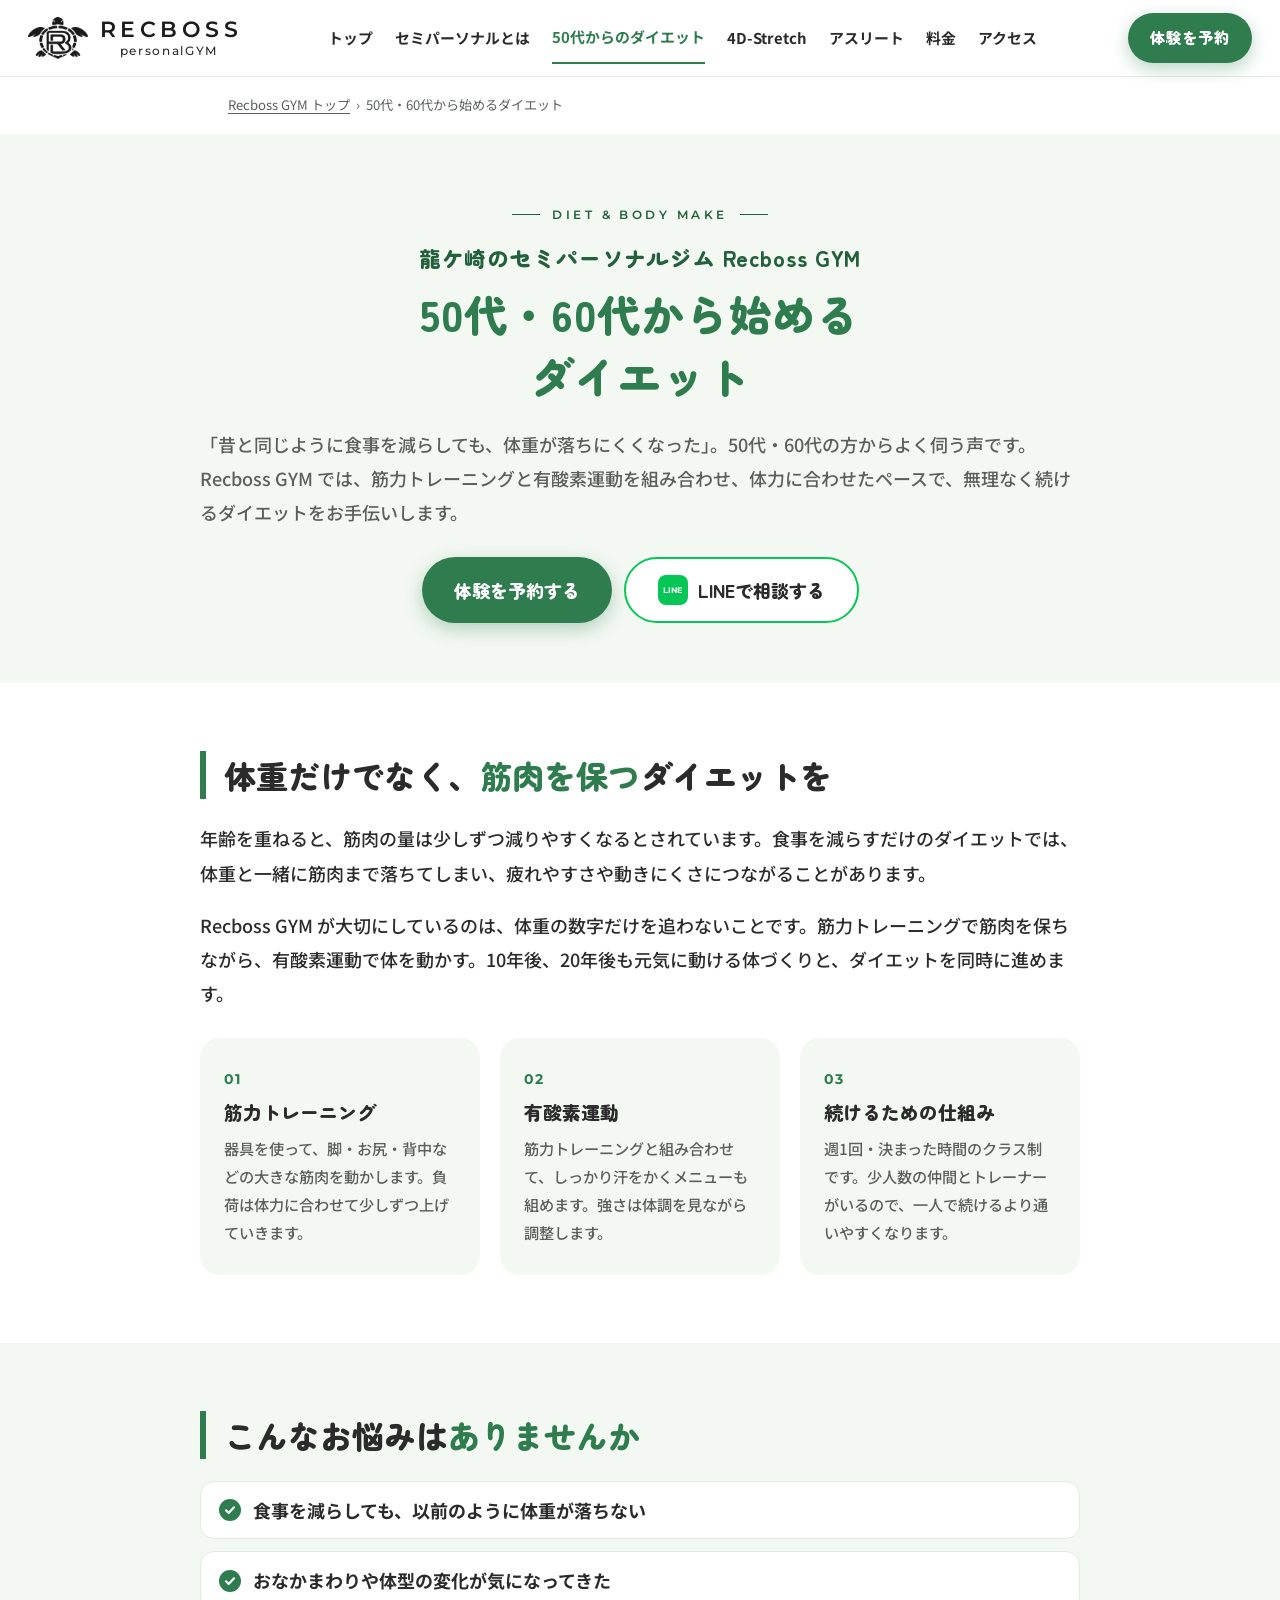
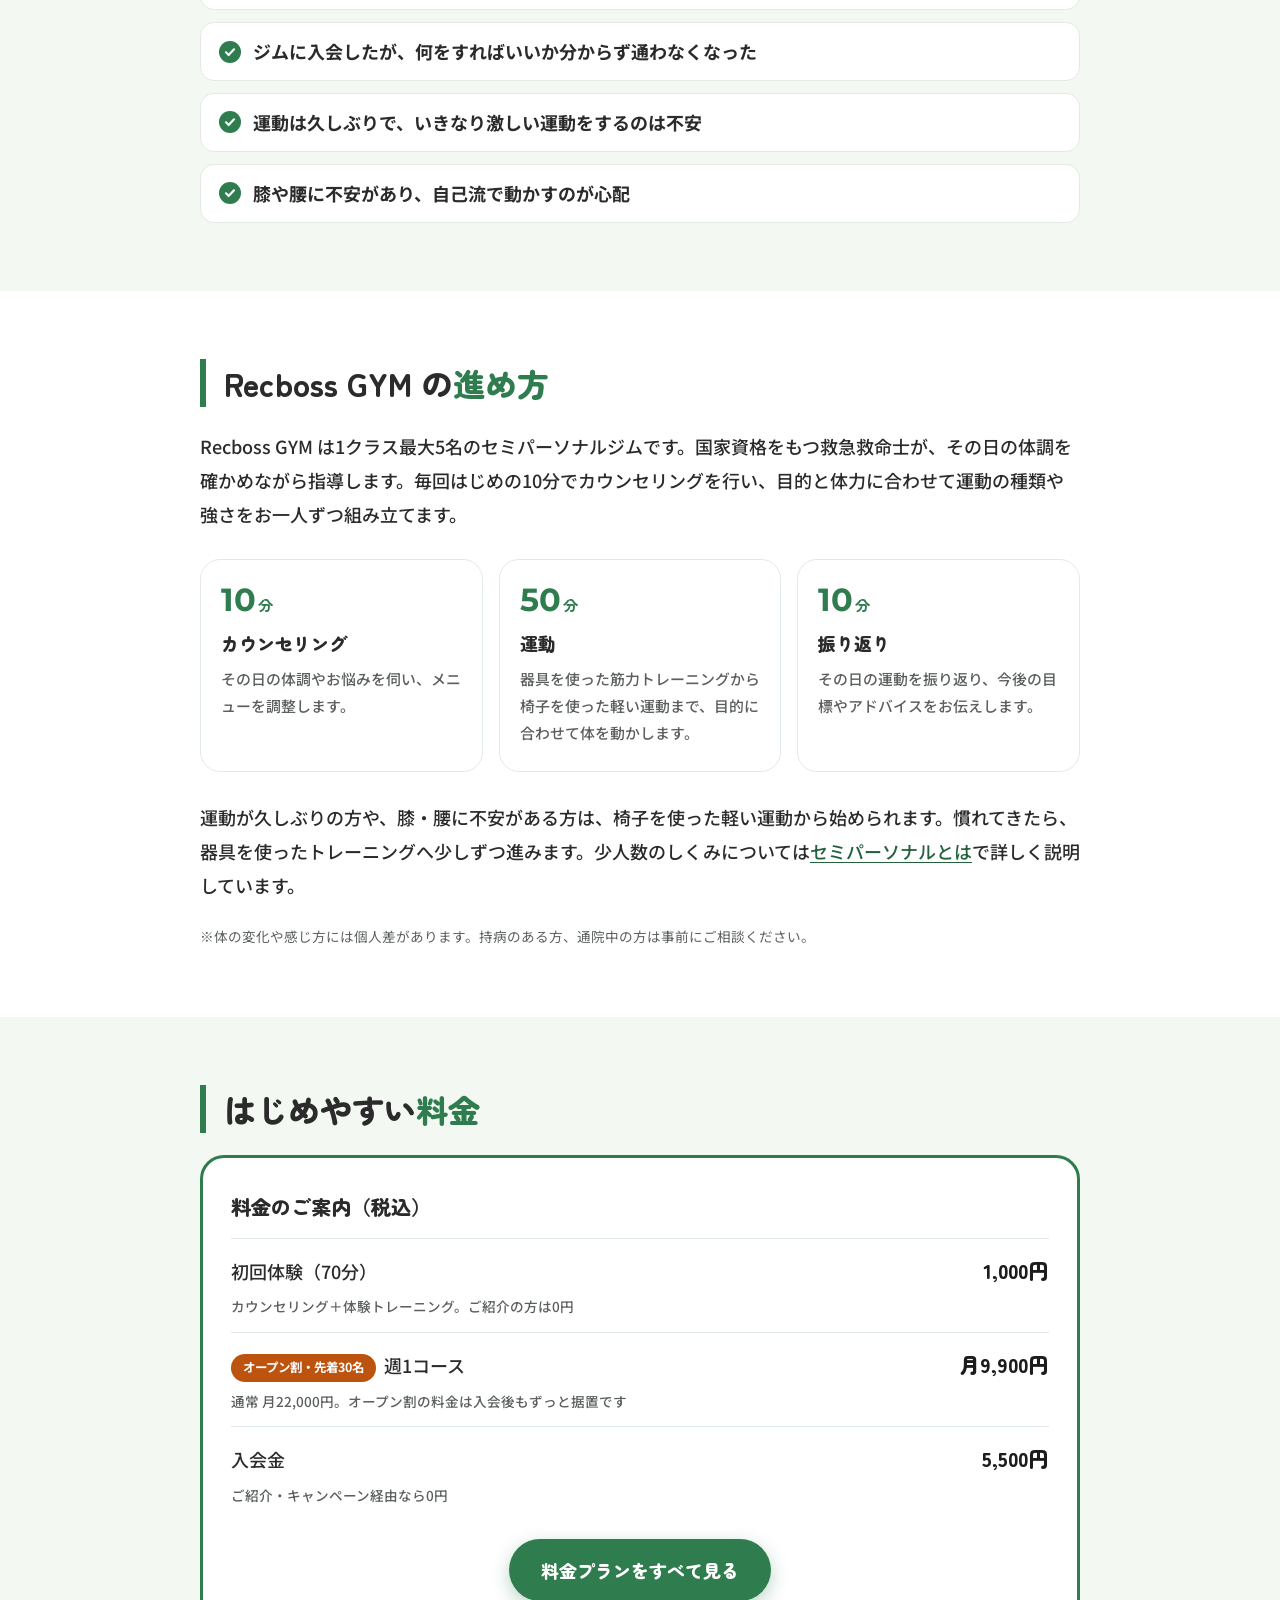
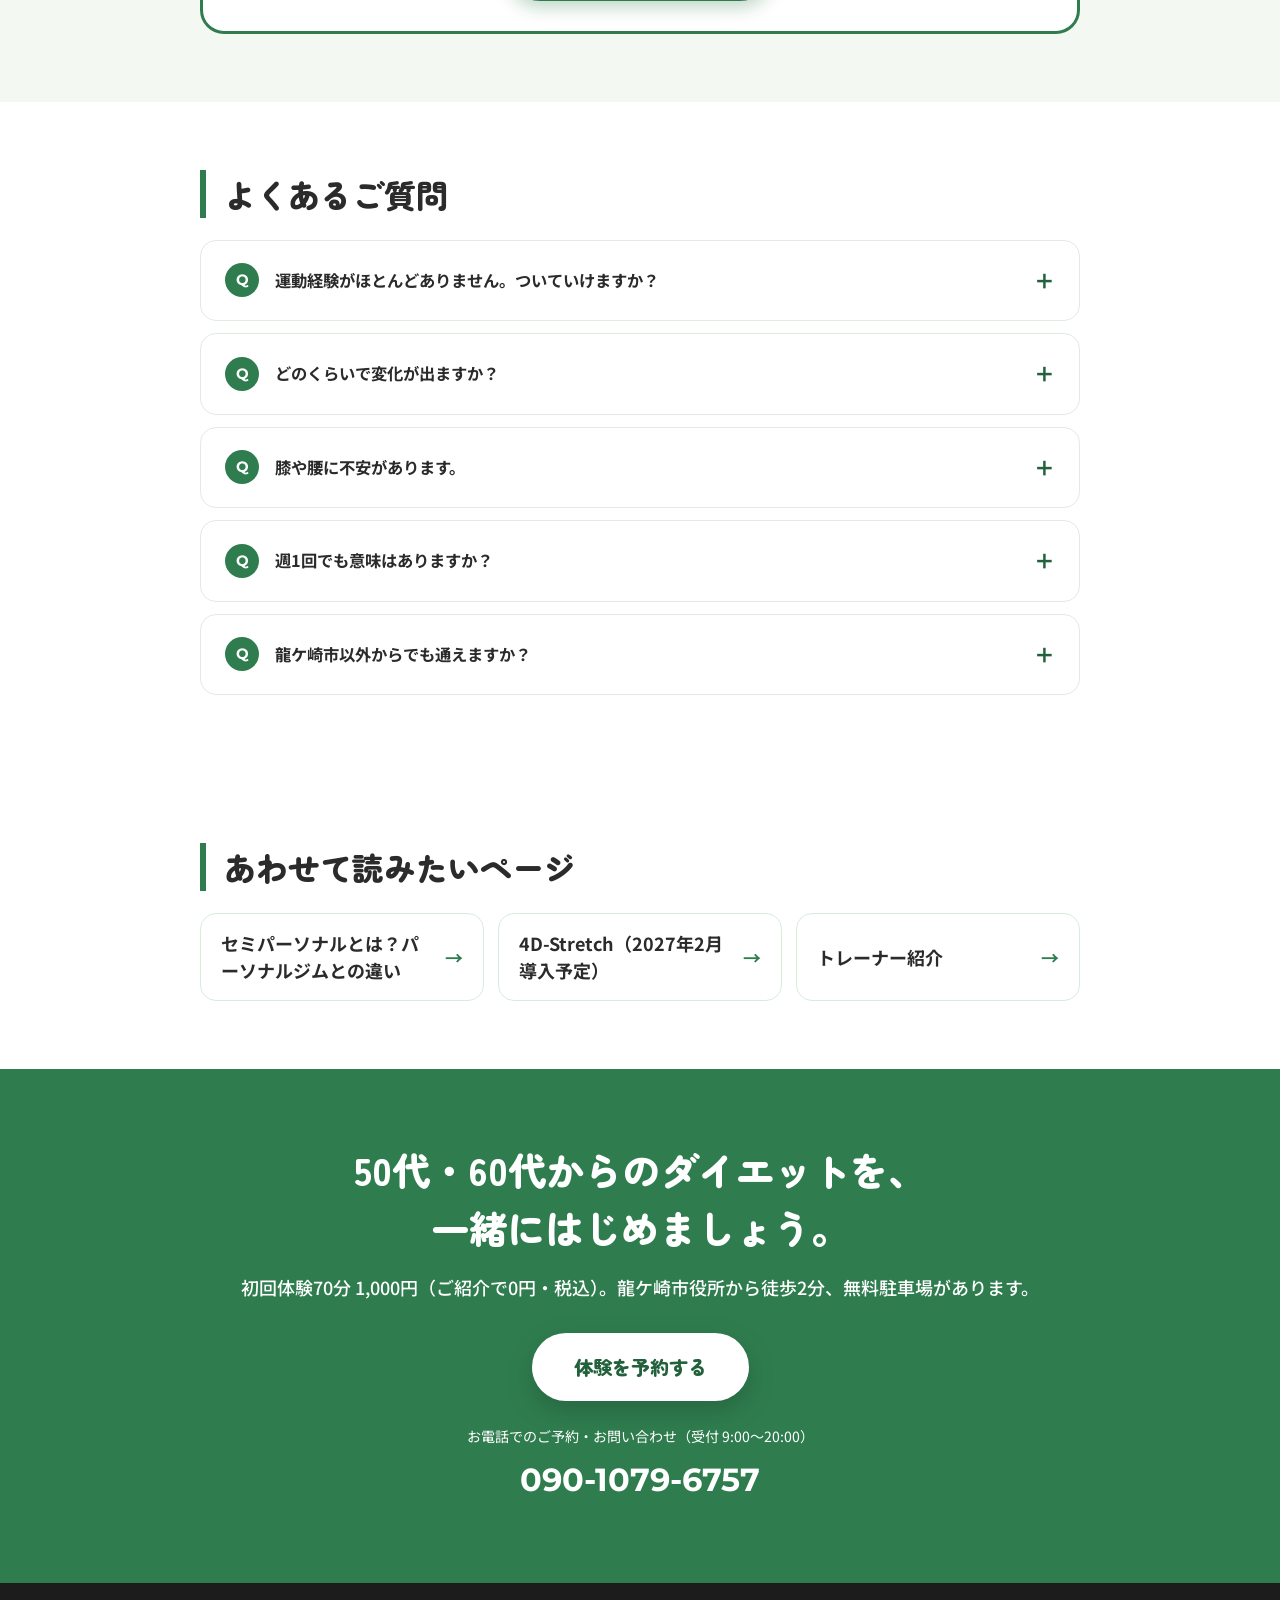
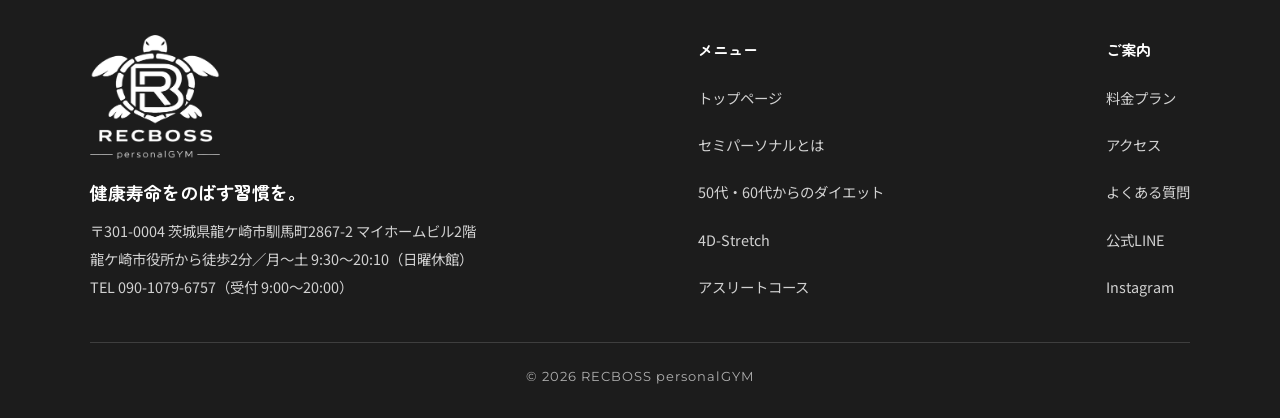
<file: diet.html>
<!DOCTYPE html>
<html lang="ja">
<head>
  <meta charset="UTF-8">
  <meta name="viewport" content="width=device-width, initial-scale=1.0">
  <title>50代・60代から始めるダイエット｜龍ケ崎のセミパーソナルジム Recboss GYM</title>
  <meta name="description" content="龍ケ崎市で50代・60代からダイエットを始めたい方へ。Recboss GYM は、筋力トレーニングと有酸素運動を組み合わせ、救急救命士が体調に合わせて指導するセミパーソナルジムです。1クラス最大5名・週1回70分から。龍ケ崎市役所から徒歩2分、初回体験1,000円。">
  <meta name="theme-color" content="#2f7d4f">
  <link rel="icon" href="/favicon.ico" sizes="48x48">
  <link rel="icon" type="image/png" sizes="192x192" href="/img/icon-192.png">
  <link rel="apple-touch-icon" href="/img/apple-touch-icon.png">
  <meta property="og:type" content="article">
  <meta property="og:title" content="50代・60代から始めるダイエット｜龍ケ崎のセミパーソナルジム Recboss GYM">
  <meta property="og:description" content="龍ケ崎市で50代・60代からダイエットを始めたい方へ。Recboss GYM は、筋力トレーニングと有酸素運動を組み合わせ、救急救命士が体調に合わせて指導するセミパーソナルジムです。1クラス最大5名・週1回70分から。龍ケ崎市役所から徒歩2分、初回体験1,000円。">
  <meta property="og:locale" content="ja_JP">
  <meta property="og:url" content="https://recbossgym.com/diet.html">
  <meta property="og:image" content="https://recbossgym.com/logo-recboss.jpg">
  <meta property="og:site_name" content="Recboss personal GYM">
  <meta name="twitter:card" content="summary">
  <link rel="canonical" href="https://recbossgym.com/diet.html">
  <script type="application/ld+json">{"@context": "https://schema.org", "@type": "BreadcrumbList", "itemListElement": [{"@type": "ListItem", "position": 1, "name": "Recboss GYM", "item": "https://recbossgym.com/"}, {"@type": "ListItem", "position": 2, "name": "50代・60代から始めるダイエット", "item": "https://recbossgym.com/diet.html"}]}</script>
  <script type="application/ld+json">{"@context": "https://schema.org", "@type": "WebPage", "@id": "https://recbossgym.com/diet.html#page", "url": "https://recbossgym.com/diet.html", "name": "50代・60代から始めるダイエット｜龍ケ崎のセミパーソナルジム Recboss GYM", "description": "龍ケ崎市で50代・60代からダイエットを始めたい方へ。Recboss GYM は、筋力トレーニングと有酸素運動を組み合わせ、救急救命士が体調に合わせて指導するセミパーソナルジムです。1クラス最大5名・週1回70分から。龍ケ崎市役所から徒歩2分、初回体験1,000円。", "inLanguage": "ja", "isPartOf": {"@id": "https://recbossgym.com/#website"}, "about": {"@id": "https://recbossgym.com/#gym"}}</script>
  <link rel="preconnect" href="https://fonts.googleapis.com">
  <link rel="preconnect" href="https://fonts.gstatic.com" crossorigin>
  <link href="https://fonts.googleapis.com/css2?family=Montserrat:wght@500;600;700&family=Zen+Maru+Gothic:wght@700;900&family=Noto+Sans+JP:wght@400;500;700&display=swap" rel="stylesheet">
  <link rel="stylesheet" href="/css/sub.css">
</head>
<body>

<header class="hd">
  <div class="hd-in">
    <a href="/" class="logo" aria-label="Recboss personal GYM トップへ">
      <img src="/img/mark-dark.png" alt="" width="318" height="220">
      <span class="logo-text"><b>RECBOSS</b><small>personalGYM</small></span>
    </a>
    <nav aria-label="メニュー">
      <ul class="gnav">
        <li><a href="/">トップ</a></li>
        <li><a href="/semi-personal.html">セミパーソナルとは</a></li>
        <li><a href="/diet.html" aria-current="page">50代からのダイエット</a></li>
        <li><a href="/4d-stretch.html">4D-Stretch</a></li>
        <li><a href="/athlete.html">アスリート</a></li>
        <li><a href="/#plans">料金</a></li>
        <li><a href="/#access">アクセス</a></li>
      </ul>
    </nav>
    <a href="https://calendar.app.google/3XQc4kLp7om91zVH8" target="_blank" rel="noopener" class="btn btn-main btn-sm">体験を予約</a>
  </div>
</header>

<main>
<nav class="crumb" aria-label="パンくずリスト">
  <ol><li><a href="/">Recboss GYM トップ</a></li><li aria-current="page">50代・60代から始めるダイエット</li></ol>
</nav>

<section class="page-hero ">
  <div class="page-hero-in">
    <span class="wm-label">Diet &amp; Body Make</span>
    <h1><small>龍ケ崎のセミパーソナルジム Recboss GYM</small>50代・60代から始める<br>ダイエット</h1>
    <p class="lead">「昔と同じように食事を減らしても、体重が落ちにくくなった」。50代・60代の方からよく伺う声です。Recboss GYM では、筋力トレーニングと有酸素運動を組み合わせ、体力に合わせたペースで、無理なく続けるダイエットをお手伝いします。</p>
    <div class="hero-btns">
      <a href="https://calendar.app.google/3XQc4kLp7om91zVH8" target="_blank" rel="noopener" class="btn btn-main">体験を予約する</a>
      <a href="https://lin.ee/PnJCTCy" target="_blank" rel="noopener" class="btn btn-line"><span class="line-badge" aria-hidden="true">LINE</span>LINEで相談する</a>
    </div>
  </div>
</section>

<section class="sec">
  <div class="wrap">
    <h2>体重だけでなく、<span class="g">筋肉を保つ</span>ダイエットを</h2>
    <div class="txt">
      <p>年齢を重ねると、筋肉の量は少しずつ減りやすくなるとされています。食事を減らすだけのダイエットでは、体重と一緒に筋肉まで落ちてしまい、疲れやすさや動きにくさにつながることがあります。</p>
      <p>Recboss GYM が大切にしているのは、体重の数字だけを追わないことです。筋力トレーニングで筋肉を保ちながら、有酸素運動で体を動かす。10年後、20年後も元気に動ける体づくりと、ダイエットを同時に進めます。</p>
    </div>
    <div class="cards">
      <div class="card"><span class="num">01</span><h3>筋力トレーニング</h3><p>器具を使って、脚・お尻・背中などの大きな筋肉を動かします。負荷は体力に合わせて少しずつ上げていきます。</p></div>
      <div class="card"><span class="num">02</span><h3>有酸素運動</h3><p>筋力トレーニングと組み合わせて、しっかり汗をかくメニューも組めます。強さは体調を見ながら調整します。</p></div>
      <div class="card"><span class="num">03</span><h3>続けるための仕組み</h3><p>週1回・決まった時間のクラス制です。少人数の仲間とトレーナーがいるので、一人で続けるより通いやすくなります。</p></div>
    </div>
  </div>
</section>

<section class="sec pale">
  <div class="wrap">
    <h2>こんなお悩みは<span class="g">ありませんか</span></h2>
    <ul class="checks">
      <li>食事を減らしても、以前のように体重が落ちない</li>
      <li>おなかまわりや体型の変化が気になってきた</li>
      <li>ジムに入会したが、何をすればいいか分からず通わなくなった</li>
      <li>運動は久しぶりで、いきなり激しい運動をするのは不安</li>
      <li>膝や腰に不安があり、自己流で動かすのが心配</li>
    </ul>
  </div>
</section>

<section class="sec">
  <div class="wrap">
    <h2>Recboss GYM の<span class="g">進め方</span></h2>
    <div class="txt">
      <p>Recboss GYM は1クラス最大5名のセミパーソナルジムです。国家資格をもつ救急救命士が、その日の体調を確かめながら指導します。毎回はじめの10分でカウンセリングを行い、目的と体力に合わせて運動の種類や強さをお一人ずつ組み立てます。</p>
    </div>
    <ol class="flow">
      <li><b>10<small>分</small></b><h3>カウンセリング</h3><p>その日の体調やお悩みを伺い、メニューを調整します。</p></li>
      <li><b>50<small>分</small></b><h3>運動</h3><p>器具を使った筋力トレーニングから椅子を使った軽い運動まで、目的に合わせて体を動かします。</p></li>
      <li><b>10<small>分</small></b><h3>振り返り</h3><p>その日の運動を振り返り、今後の目標やアドバイスをお伝えします。</p></li>
    </ol>
    <div class="txt" style="margin-top:28px">
      <p>運動が久しぶりの方や、膝・腰に不安がある方は、椅子を使った軽い運動から始められます。慣れてきたら、器具を使ったトレーニングへ少しずつ進みます。少人数のしくみについては<a href="/semi-personal.html">セミパーソナルとは</a>で詳しく説明しています。</p>
    </div>
    <p class="note">※体の変化や感じ方には個人差があります。持病のある方、通院中の方は事前にご相談ください。</p>
  </div>
</section>

<section class="sec pale">
  <div class="wrap">
    <h2>はじめやすい<span class="g">料金</span></h2>
    <div class="offer">
      <h3>料金のご案内（税込）</h3>
      <ul>
        <li><span>初回体験（70分）</span><b>1,000円</b><small>カウンセリング＋体験トレーニング。ご紹介の方は0円</small></li>
        <li><span><span class="tag">オープン割・先着30名</span>週1コース</span><b>月9,900円</b><small>通常 月22,000円。オープン割の料金は入会後もずっと据置です</small></li>
        <li><span>入会金</span><b>5,500円</b><small>ご紹介・キャンペーン経由なら0円</small></li>
      </ul>
      <p class="go"><a class="btn btn-main" href="/#plans">料金プランをすべて見る</a></p>
    </div>
  </div>
</section>

<section class="sec">
  <div class="wrap">
    <h2>よくあるご質問</h2>
      <details>
        <summary><span class="q-mark">Q</span>運動経験がほとんどありません。ついていけますか？</summary>
        <p class="faq-a">はい。全員で同じ運動をするのではなく、体力に合わせて内容を分けています。椅子を使った軽い運動から始められますので、運動が久しぶりの方もご相談ください。</p>
      </details>
      <details>
        <summary><span class="q-mark">Q</span>どのくらいで変化が出ますか？</summary>
        <p class="faq-a">体の変化には個人差があり、期間や結果をお約束することはできません。まずは週1回のクラスを続けることを目標に、毎回の振り返りの時間で一緒に確認していきます。</p>
      </details>
      <details>
        <summary><span class="q-mark">Q</span>膝や腰に不安があります。</summary>
        <p class="faq-a">体力や関節の状態に合わせて負荷を調整し、無理のない範囲から始めます。持病がある方や通院中の方は、事前にお申し出ください。なお、当ジムは治療やリハビリを行う施設ではありません。</p>
      </details>
      <details>
        <summary><span class="q-mark">Q</span>週1回でも意味はありますか？</summary>
        <p class="faq-a">運動の習慣がない方にとっては、まず週1回を続けることが最初の一歩になります。もっと取り組みたい方には、週2コースもご用意しています。</p>
      </details>
      <details>
        <summary><span class="q-mark">Q</span>龍ケ崎市以外からでも通えますか？</summary>
        <p class="faq-a">はい。無料駐車場がありますので、牛久市・取手市・つくばみらい市・稲敷市・利根町・河内町など近隣からもお車でお越しいただけます。場所は龍ケ崎市役所から徒歩2分です。</p>
      </details>
  </div>
</section>

<section class="sec">
  <div class="wrap">
    <h2>あわせて読みたいページ</h2>
    <ul class="rel">
      <li><a href="/semi-personal.html">セミパーソナルとは？パーソナルジムとの違い</a></li>
      <li><a href="/4d-stretch.html">4D-Stretch（2027年2月導入予定）</a></li>
      <li><a href="/#trainer">トレーナー紹介</a></li>
    </ul>
  </div>
</section>

<section class="cta">
  <h2>50代・60代からのダイエットを、<br>一緒にはじめましょう。</h2>
  <p>初回体験70分 1,000円（ご紹介で0円・税込）。龍ケ崎市役所から徒歩2分、無料駐車場があります。</p>
  <a href="https://calendar.app.google/3XQc4kLp7om91zVH8" target="_blank" rel="noopener" class="btn btn-white">体験を予約する</a>
  <div class="cta-tel">
    <small>お電話でのご予約・お問い合わせ（受付 9:00〜20:00）</small>
    <a href="tel:09010796757">090-1079-6757</a>
  </div>
</section>
</main>

<footer>
  <div class="foot-row">
    <div class="foot-brand">
      <img src="/img/logo-full.webp" alt="Recboss personal GYM" width="320" height="305" loading="lazy">
      <p class="foot-tag">健康寿命をのばす習慣を。</p>
      <p class="foot-copy">〒301-0004 茨城県龍ケ崎市馴馬町2867-2 マイホームビル2階<br>龍ケ崎市役所から徒歩2分／月〜土 9:30〜20:10（日曜休館）<br>TEL 090-1079-6757（受付 9:00〜20:00）</p>
    </div>
    <div class="foot-col">
      <h2>メニュー</h2>
      <ul class="foot-links">
        <li><a href="/">トップページ</a></li>
        <li><a href="/semi-personal.html">セミパーソナルとは</a></li>
        <li><a href="/diet.html">50代・60代からのダイエット</a></li>
        <li><a href="/4d-stretch.html">4D-Stretch</a></li>
        <li><a href="/athlete.html">アスリートコース</a></li>
      </ul>
    </div>
    <div class="foot-col">
      <h2>ご案内</h2>
      <ul class="foot-links">
        <li><a href="/#plans">料金プラン</a></li>
        <li><a href="/#access">アクセス</a></li>
        <li><a href="/#faq">よくある質問</a></li>
        <li><a href="https://lin.ee/PnJCTCy" target="_blank" rel="noopener">公式LINE</a></li>
        <li><a href="https://www.instagram.com/ryugasaki_recboss" target="_blank" rel="noopener">Instagram</a></li>
      </ul>
    </div>
  </div>
  <div class="foot-bar">&copy; 2026 RECBOSS personalGYM</div>
</footer>

<div class="float-cta">
  <a href="https://calendar.app.google/3XQc4kLp7om91zVH8" target="_blank" rel="noopener" class="btn btn-main">体験を予約</a>
  <a href="https://lin.ee/PnJCTCy" target="_blank" rel="noopener" class="btn btn-line"><span class="line-badge" aria-hidden="true">LINE</span>LINEで相談</a>
</div>
</body>
</html>
</file>
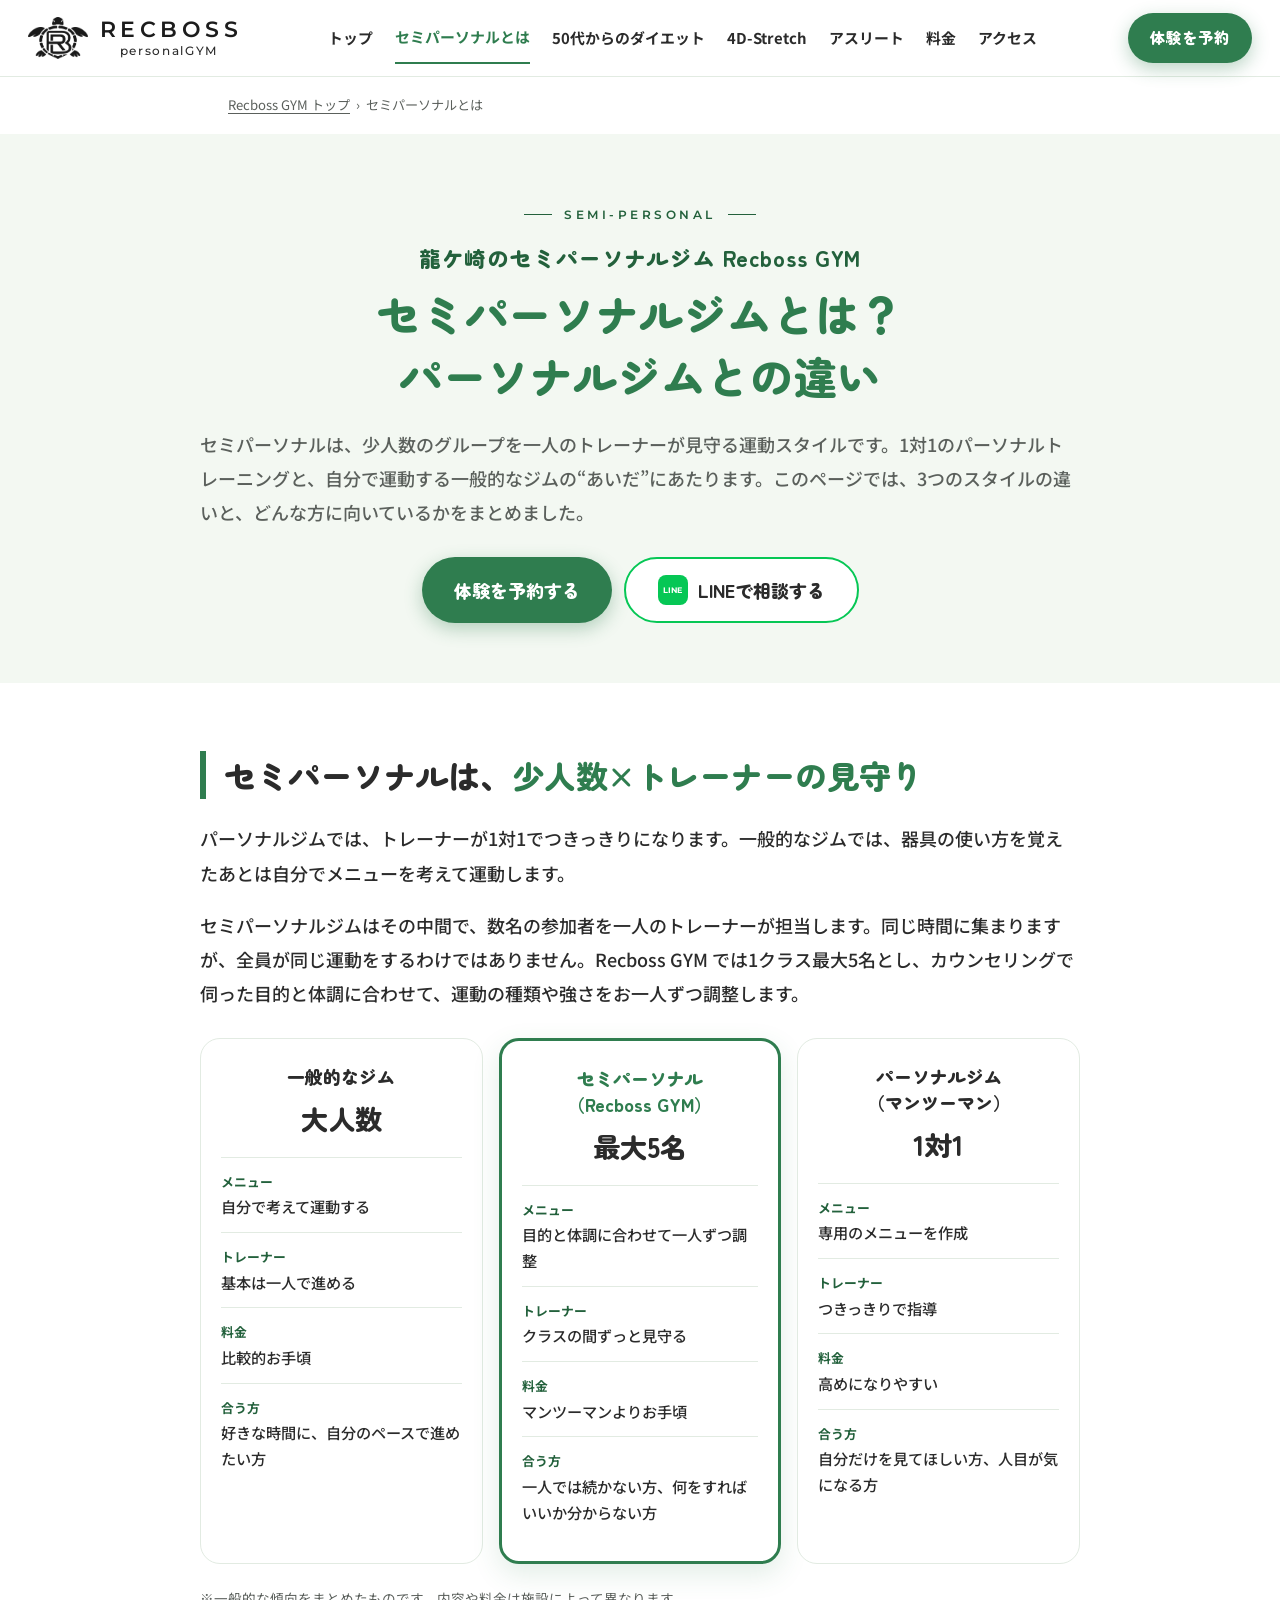
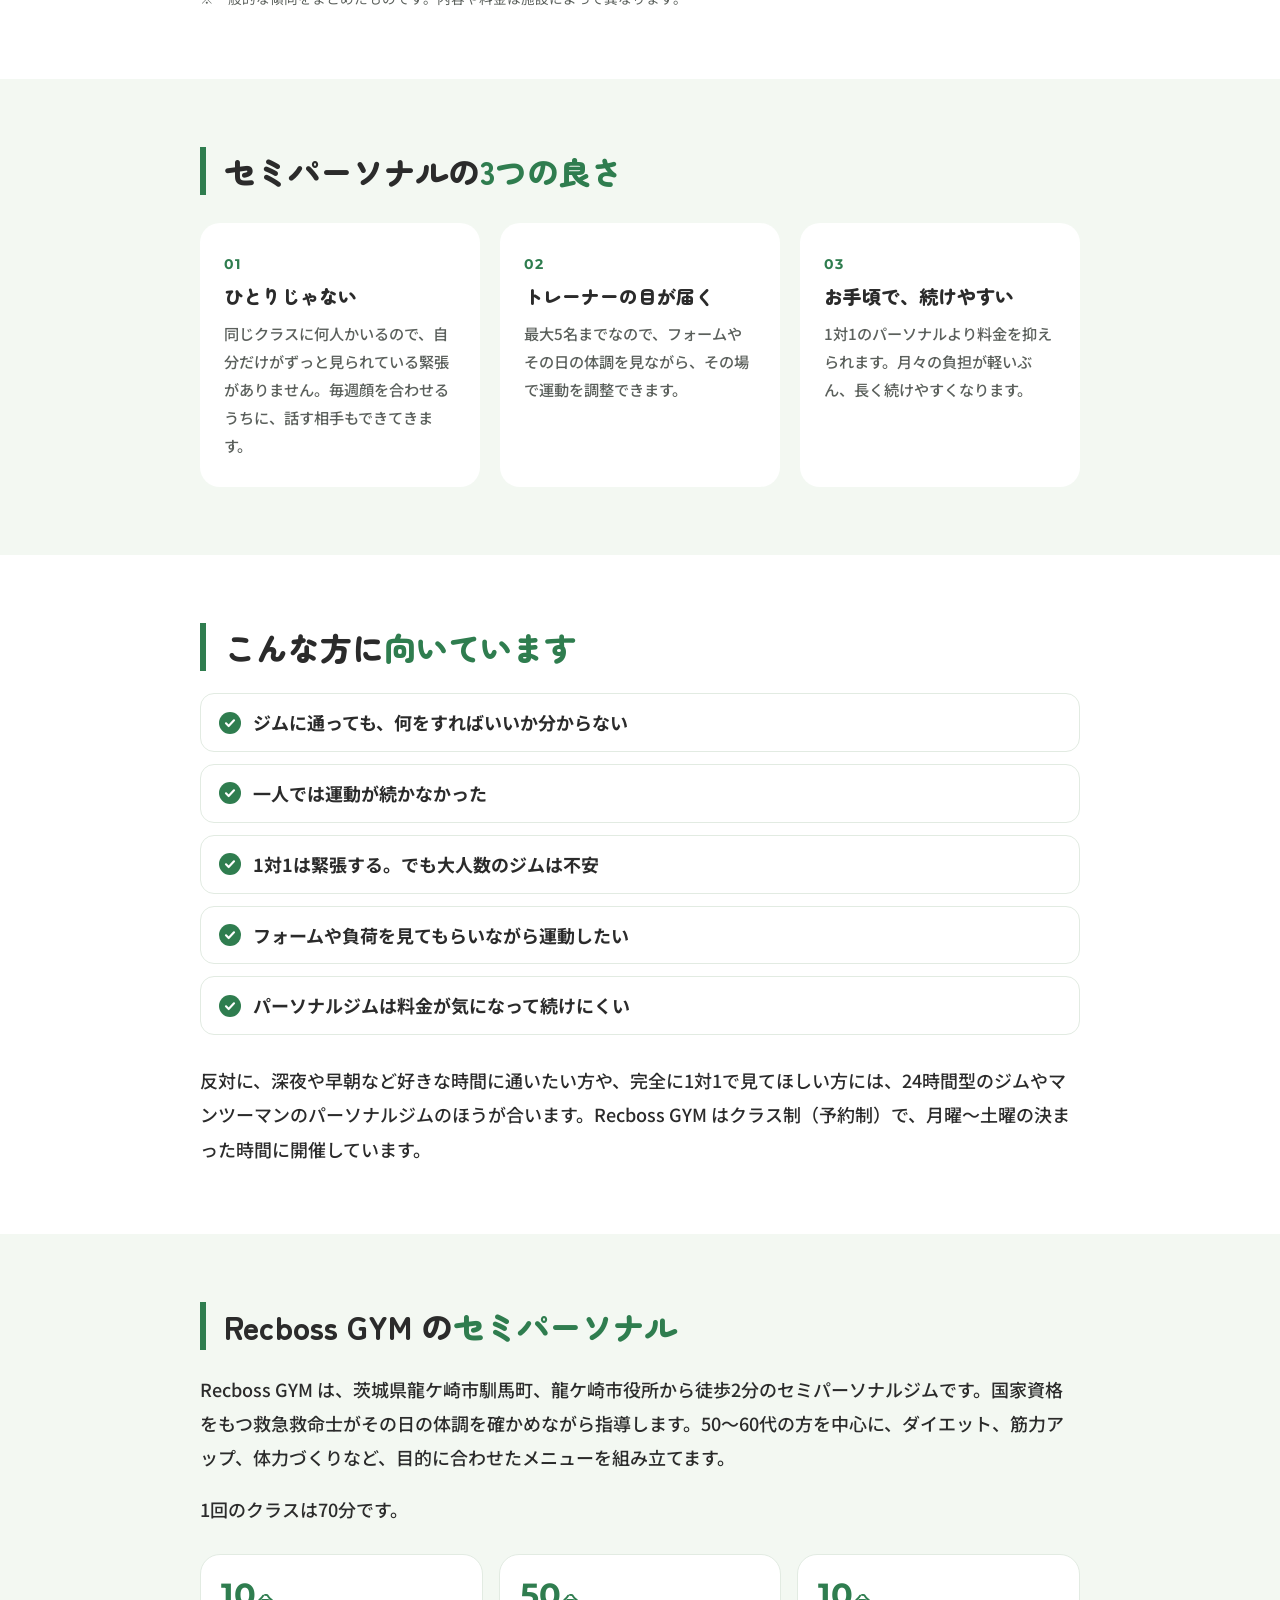
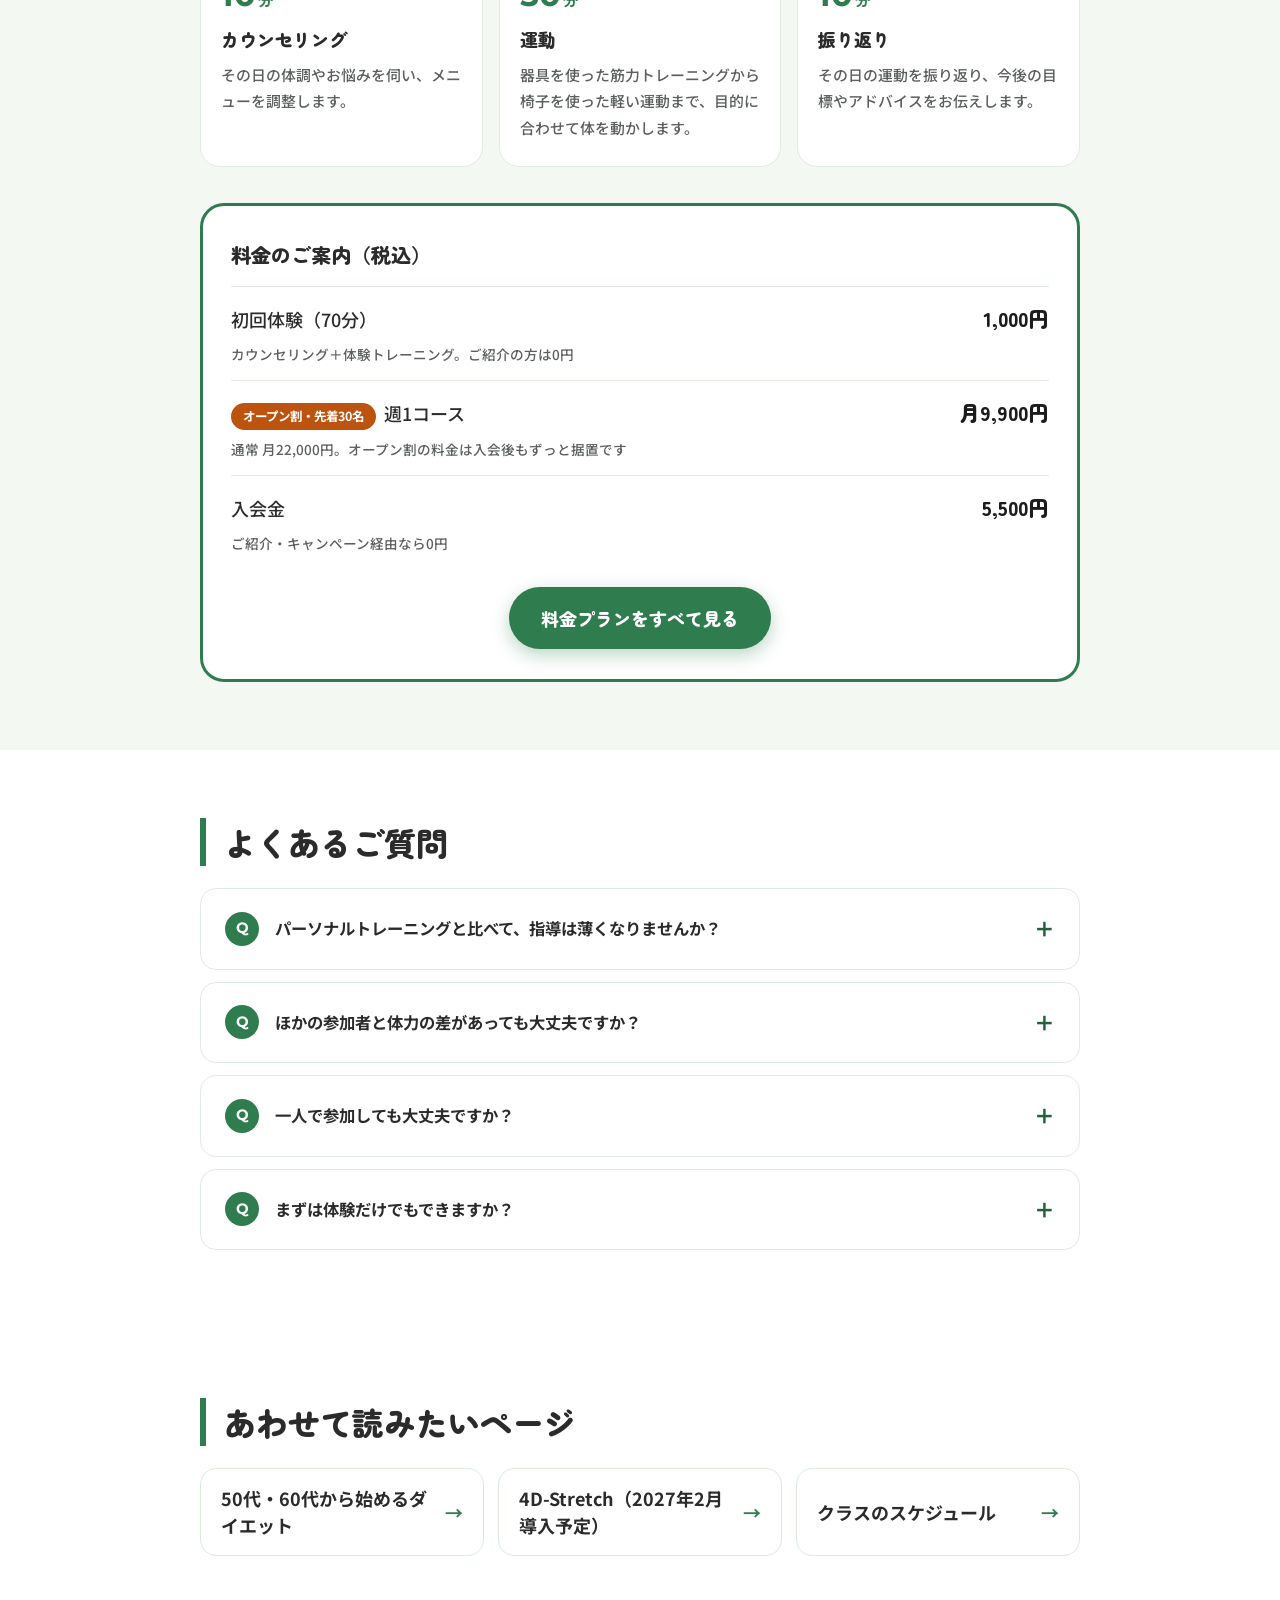
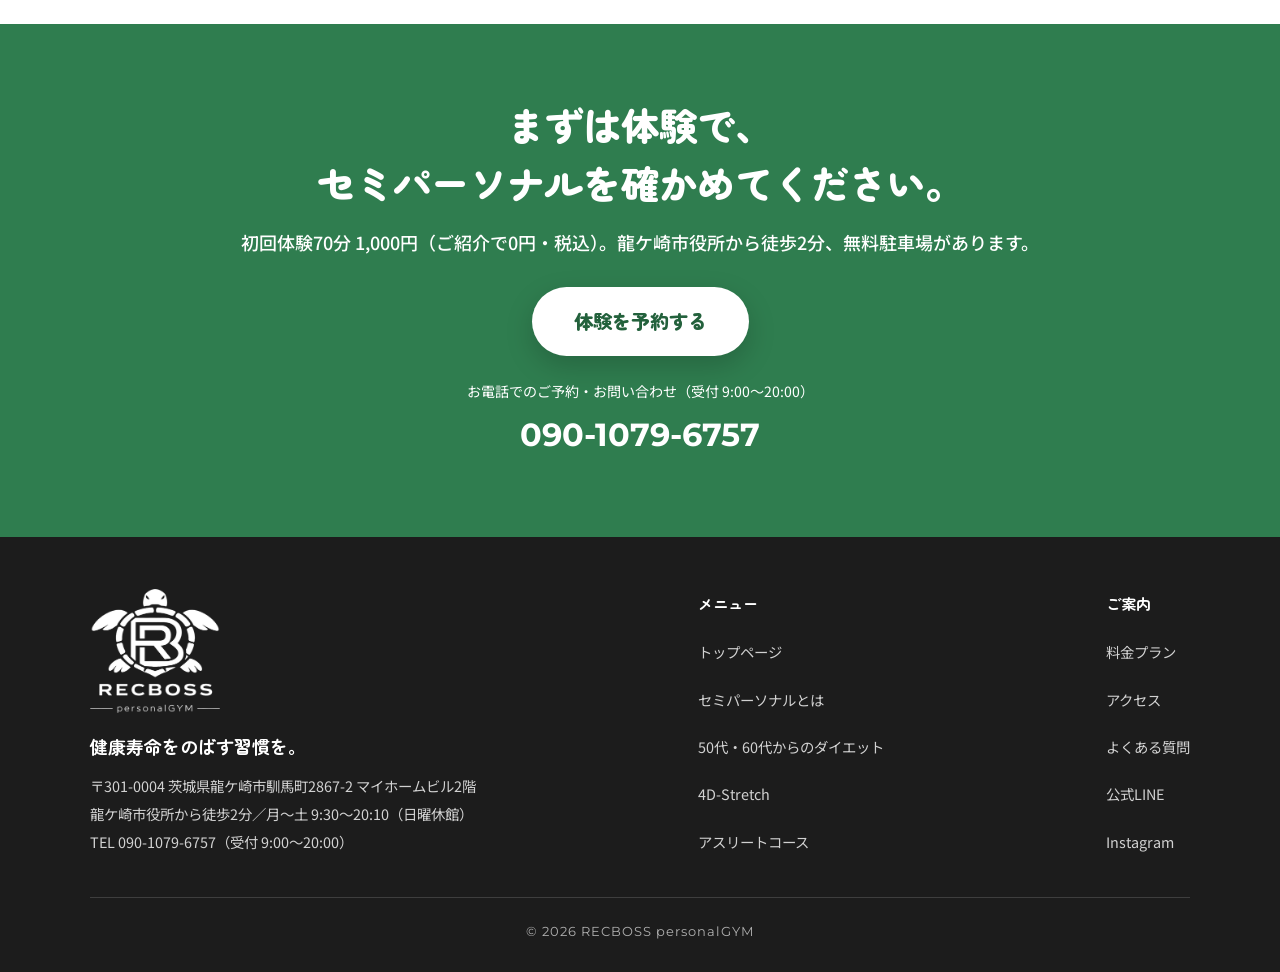
<file: semi-personal.html>
<!DOCTYPE html>
<html lang="ja">
<head>
  <meta charset="UTF-8">
  <meta name="viewport" content="width=device-width, initial-scale=1.0">
  <title>セミパーソナルジムとは？パーソナルジムとの違い｜龍ケ崎のRecboss GYM</title>
  <meta name="description" content="セミパーソナルジムは、少人数のグループをトレーナーが見守る運動スタイルです。パーソナルジム（マンツーマン）や一般的なジムとの違い、向いている方を、龍ケ崎市のセミパーソナルジム Recboss GYM が説明します。1クラス最大5名・70分、救急救命士が指導。">
  <meta name="theme-color" content="#2f7d4f">
  <link rel="icon" href="/favicon.ico" sizes="48x48">
  <link rel="icon" type="image/png" sizes="192x192" href="/img/icon-192.png">
  <link rel="apple-touch-icon" href="/img/apple-touch-icon.png">
  <meta property="og:type" content="article">
  <meta property="og:title" content="セミパーソナルジムとは？パーソナルジムとの違い｜龍ケ崎のRecboss GYM">
  <meta property="og:description" content="セミパーソナルジムは、少人数のグループをトレーナーが見守る運動スタイルです。パーソナルジム（マンツーマン）や一般的なジムとの違い、向いている方を、龍ケ崎市のセミパーソナルジム Recboss GYM が説明します。1クラス最大5名・70分、救急救命士が指導。">
  <meta property="og:locale" content="ja_JP">
  <meta property="og:url" content="https://recbossgym.com/semi-personal.html">
  <meta property="og:image" content="https://recbossgym.com/logo-recboss.jpg">
  <meta property="og:site_name" content="Recboss personal GYM">
  <meta name="twitter:card" content="summary">
  <link rel="canonical" href="https://recbossgym.com/semi-personal.html">
  <script type="application/ld+json">{"@context": "https://schema.org", "@type": "BreadcrumbList", "itemListElement": [{"@type": "ListItem", "position": 1, "name": "Recboss GYM", "item": "https://recbossgym.com/"}, {"@type": "ListItem", "position": 2, "name": "セミパーソナルとは", "item": "https://recbossgym.com/semi-personal.html"}]}</script>
  <script type="application/ld+json">{"@context": "https://schema.org", "@type": "WebPage", "@id": "https://recbossgym.com/semi-personal.html#page", "url": "https://recbossgym.com/semi-personal.html", "name": "セミパーソナルジムとは？パーソナルジムとの違い｜龍ケ崎のRecboss GYM", "description": "セミパーソナルジムは、少人数のグループをトレーナーが見守る運動スタイルです。パーソナルジム（マンツーマン）や一般的なジムとの違い、向いている方を、龍ケ崎市のセミパーソナルジム Recboss GYM が説明します。1クラス最大5名・70分、救急救命士が指導。", "inLanguage": "ja", "isPartOf": {"@id": "https://recbossgym.com/#website"}, "about": {"@id": "https://recbossgym.com/#gym"}}</script>
  <link rel="preconnect" href="https://fonts.googleapis.com">
  <link rel="preconnect" href="https://fonts.gstatic.com" crossorigin>
  <link href="https://fonts.googleapis.com/css2?family=Montserrat:wght@500;600;700&family=Zen+Maru+Gothic:wght@700;900&family=Noto+Sans+JP:wght@400;500;700&display=swap" rel="stylesheet">
  <link rel="stylesheet" href="/css/sub.css">
</head>
<body>

<header class="hd">
  <div class="hd-in">
    <a href="/" class="logo" aria-label="Recboss personal GYM トップへ">
      <img src="/img/mark-dark.png" alt="" width="318" height="220">
      <span class="logo-text"><b>RECBOSS</b><small>personalGYM</small></span>
    </a>
    <nav aria-label="メニュー">
      <ul class="gnav">
        <li><a href="/">トップ</a></li>
        <li><a href="/semi-personal.html" aria-current="page">セミパーソナルとは</a></li>
        <li><a href="/diet.html">50代からのダイエット</a></li>
        <li><a href="/4d-stretch.html">4D-Stretch</a></li>
        <li><a href="/athlete.html">アスリート</a></li>
        <li><a href="/#plans">料金</a></li>
        <li><a href="/#access">アクセス</a></li>
      </ul>
    </nav>
    <a href="https://calendar.app.google/3XQc4kLp7om91zVH8" target="_blank" rel="noopener" class="btn btn-main btn-sm">体験を予約</a>
  </div>
</header>

<main>
<nav class="crumb" aria-label="パンくずリスト">
  <ol><li><a href="/">Recboss GYM トップ</a></li><li aria-current="page">セミパーソナルとは</li></ol>
</nav>

<section class="page-hero ">
  <div class="page-hero-in">
    <span class="wm-label">Semi-Personal</span>
    <h1><small>龍ケ崎のセミパーソナルジム Recboss GYM</small>セミパーソナルジムとは？<br>パーソナルジムとの違い</h1>
    <p class="lead">セミパーソナルは、少人数のグループを一人のトレーナーが見守る運動スタイルです。1対1のパーソナルトレーニングと、自分で運動する一般的なジムの“あいだ”にあたります。このページでは、3つのスタイルの違いと、どんな方に向いているかをまとめました。</p>
    <div class="hero-btns">
      <a href="https://calendar.app.google/3XQc4kLp7om91zVH8" target="_blank" rel="noopener" class="btn btn-main">体験を予約する</a>
      <a href="https://lin.ee/PnJCTCy" target="_blank" rel="noopener" class="btn btn-line"><span class="line-badge" aria-hidden="true">LINE</span>LINEで相談する</a>
    </div>
  </div>
</section>

<section class="sec">
  <div class="wrap">
    <h2>セミパーソナルは、<span class="g">少人数×トレーナーの見守り</span></h2>
    <div class="txt">
      <p>パーソナルジムでは、トレーナーが1対1でつきっきりになります。一般的なジムでは、器具の使い方を覚えたあとは自分でメニューを考えて運動します。</p>
      <p>セミパーソナルジムはその中間で、数名の参加者を一人のトレーナーが担当します。同じ時間に集まりますが、全員が同じ運動をするわけではありません。Recboss GYM では1クラス最大5名とし、カウンセリングで伺った目的と体調に合わせて、運動の種類や強さをお一人ずつ調整します。</p>
    </div>
    <div class="cmp">
      <div class="cmp-col">
        <h3>一般的なジム</h3><span class="big">大人数</span>
        <dl>
          <div><dt>メニュー</dt><dd>自分で考えて運動する</dd></div>
          <div><dt>トレーナー</dt><dd>基本は一人で進める</dd></div>
          <div><dt>料金</dt><dd>比較的お手頃</dd></div>
          <div><dt>合う方</dt><dd>好きな時間に、自分のペースで進めたい方</dd></div>
        </dl>
      </div>
      <div class="cmp-col us">
        <h3>セミパーソナル<br>（Recboss GYM）</h3><span class="big">最大5名</span>
        <dl>
          <div><dt>メニュー</dt><dd>目的と体調に合わせて一人ずつ調整</dd></div>
          <div><dt>トレーナー</dt><dd>クラスの間ずっと見守る</dd></div>
          <div><dt>料金</dt><dd>マンツーマンよりお手頃</dd></div>
          <div><dt>合う方</dt><dd>一人では続かない方、何をすればいいか分からない方</dd></div>
        </dl>
      </div>
      <div class="cmp-col">
        <h3>パーソナルジム<br>（マンツーマン）</h3><span class="big">1対1</span>
        <dl>
          <div><dt>メニュー</dt><dd>専用のメニューを作成</dd></div>
          <div><dt>トレーナー</dt><dd>つきっきりで指導</dd></div>
          <div><dt>料金</dt><dd>高めになりやすい</dd></div>
          <div><dt>合う方</dt><dd>自分だけを見てほしい方、人目が気になる方</dd></div>
        </dl>
      </div>
    </div>
    <p class="note">※一般的な傾向をまとめたものです。内容や料金は施設によって異なります。</p>
  </div>
</section>

<section class="sec pale">
  <div class="wrap">
    <h2>セミパーソナルの<span class="g">3つの良さ</span></h2>
    <div class="cards">
      <div class="card"><span class="num">01</span><h3>ひとりじゃない</h3><p>同じクラスに何人かいるので、自分だけがずっと見られている緊張がありません。毎週顔を合わせるうちに、話す相手もできてきます。</p></div>
      <div class="card"><span class="num">02</span><h3>トレーナーの目が届く</h3><p>最大5名までなので、フォームやその日の体調を見ながら、その場で運動を調整できます。</p></div>
      <div class="card"><span class="num">03</span><h3>お手頃で、続けやすい</h3><p>1対1のパーソナルより料金を抑えられます。月々の負担が軽いぶん、長く続けやすくなります。</p></div>
    </div>
  </div>
</section>

<section class="sec">
  <div class="wrap">
    <h2>こんな方に<span class="g">向いています</span></h2>
    <ul class="checks">
      <li>ジムに通っても、何をすればいいか分からない</li>
      <li>一人では運動が続かなかった</li>
      <li>1対1は緊張する。でも大人数のジムは不安</li>
      <li>フォームや負荷を見てもらいながら運動したい</li>
      <li>パーソナルジムは料金が気になって続けにくい</li>
    </ul>
    <div class="txt" style="margin-top:28px">
      <p>反対に、深夜や早朝など好きな時間に通いたい方や、完全に1対1で見てほしい方には、24時間型のジムやマンツーマンのパーソナルジムのほうが合います。Recboss GYM はクラス制（予約制）で、月曜〜土曜の決まった時間に開催しています。</p>
    </div>
  </div>
</section>

<section class="sec pale">
  <div class="wrap">
    <h2>Recboss GYM の<span class="g">セミパーソナル</span></h2>
    <div class="txt">
      <p>Recboss GYM は、茨城県龍ケ崎市馴馬町、龍ケ崎市役所から徒歩2分のセミパーソナルジムです。国家資格をもつ救急救命士がその日の体調を確かめながら指導します。50〜60代の方を中心に、ダイエット、筋力アップ、体力づくりなど、目的に合わせたメニューを組み立てます。</p>
      <p>1回のクラスは70分です。</p>
    </div>
    <ol class="flow">
      <li><b>10<small>分</small></b><h3>カウンセリング</h3><p>その日の体調やお悩みを伺い、メニューを調整します。</p></li>
      <li><b>50<small>分</small></b><h3>運動</h3><p>器具を使った筋力トレーニングから椅子を使った軽い運動まで、目的に合わせて体を動かします。</p></li>
      <li><b>10<small>分</small></b><h3>振り返り</h3><p>その日の運動を振り返り、今後の目標やアドバイスをお伝えします。</p></li>
    </ol>
    <div style="margin-top:36px"><div class="offer">
      <h3>料金のご案内（税込）</h3>
      <ul>
        <li><span>初回体験（70分）</span><b>1,000円</b><small>カウンセリング＋体験トレーニング。ご紹介の方は0円</small></li>
        <li><span><span class="tag">オープン割・先着30名</span>週1コース</span><b>月9,900円</b><small>通常 月22,000円。オープン割の料金は入会後もずっと据置です</small></li>
        <li><span>入会金</span><b>5,500円</b><small>ご紹介・キャンペーン経由なら0円</small></li>
      </ul>
      <p class="go"><a class="btn btn-main" href="/#plans">料金プランをすべて見る</a></p>
    </div></div>
  </div>
</section>

<section class="sec">
  <div class="wrap">
    <h2>よくあるご質問</h2>
      <details>
        <summary><span class="q-mark">Q</span>パーソナルトレーニングと比べて、指導は薄くなりませんか？</summary>
        <p class="faq-a">1クラスは最大5名までで、毎回はじめに10分のカウンセリングを行います。運動の種類や強さはお一人ずつ調整しますので、同じクラスでも内容は人によって違います。完全に1対1の指導をご希望の場合は、マンツーマンのパーソナルジムのほうが合います。</p>
      </details>
      <details>
        <summary><span class="q-mark">Q</span>ほかの参加者と体力の差があっても大丈夫ですか？</summary>
        <p class="faq-a">はい。全員で同じ運動をするのではなく、椅子を使った軽い運動から器具を使った筋力トレーニングまで、体力に合わせて内容を分けています。</p>
      </details>
      <details>
        <summary><span class="q-mark">Q</span>一人で参加しても大丈夫ですか？</summary>
        <p class="faq-a">はい、お一人でのご参加を歓迎しています。少人数のクラスなので、通ううちに顔なじみができやすい雰囲気です。</p>
      </details>
      <details>
        <summary><span class="q-mark">Q</span>まずは体験だけでもできますか？</summary>
        <p class="faq-a">はい。初回体験（70分・1,000円、ご紹介の方は0円）をご用意しています。<a href='https://calendar.app.google/3XQc4kLp7om91zVH8' target='_blank' rel='noopener'>Web予約</a>、公式LINE、お電話（090-1079-6757）で承ります。</p>
      </details>
  </div>
</section>

<section class="sec">
  <div class="wrap">
    <h2>あわせて読みたいページ</h2>
    <ul class="rel">
      <li><a href="/diet.html">50代・60代から始めるダイエット</a></li>
      <li><a href="/4d-stretch.html">4D-Stretch（2027年2月導入予定）</a></li>
      <li><a href="/#schedule">クラスのスケジュール</a></li>
    </ul>
  </div>
</section>

<section class="cta">
  <h2>まずは体験で、<br>セミパーソナルを確かめてください。</h2>
  <p>初回体験70分 1,000円（ご紹介で0円・税込）。龍ケ崎市役所から徒歩2分、無料駐車場があります。</p>
  <a href="https://calendar.app.google/3XQc4kLp7om91zVH8" target="_blank" rel="noopener" class="btn btn-white">体験を予約する</a>
  <div class="cta-tel">
    <small>お電話でのご予約・お問い合わせ（受付 9:00〜20:00）</small>
    <a href="tel:09010796757">090-1079-6757</a>
  </div>
</section>
</main>

<footer>
  <div class="foot-row">
    <div class="foot-brand">
      <img src="/img/logo-full.webp" alt="Recboss personal GYM" width="320" height="305" loading="lazy">
      <p class="foot-tag">健康寿命をのばす習慣を。</p>
      <p class="foot-copy">〒301-0004 茨城県龍ケ崎市馴馬町2867-2 マイホームビル2階<br>龍ケ崎市役所から徒歩2分／月〜土 9:30〜20:10（日曜休館）<br>TEL 090-1079-6757（受付 9:00〜20:00）</p>
    </div>
    <div class="foot-col">
      <h2>メニュー</h2>
      <ul class="foot-links">
        <li><a href="/">トップページ</a></li>
        <li><a href="/semi-personal.html">セミパーソナルとは</a></li>
        <li><a href="/diet.html">50代・60代からのダイエット</a></li>
        <li><a href="/4d-stretch.html">4D-Stretch</a></li>
        <li><a href="/athlete.html">アスリートコース</a></li>
      </ul>
    </div>
    <div class="foot-col">
      <h2>ご案内</h2>
      <ul class="foot-links">
        <li><a href="/#plans">料金プラン</a></li>
        <li><a href="/#access">アクセス</a></li>
        <li><a href="/#faq">よくある質問</a></li>
        <li><a href="https://lin.ee/PnJCTCy" target="_blank" rel="noopener">公式LINE</a></li>
        <li><a href="https://www.instagram.com/ryugasaki_recboss" target="_blank" rel="noopener">Instagram</a></li>
      </ul>
    </div>
  </div>
  <div class="foot-bar">&copy; 2026 RECBOSS personalGYM</div>
</footer>

<div class="float-cta">
  <a href="https://calendar.app.google/3XQc4kLp7om91zVH8" target="_blank" rel="noopener" class="btn btn-main">体験を予約</a>
  <a href="https://lin.ee/PnJCTCy" target="_blank" rel="noopener" class="btn btn-line"><span class="line-badge" aria-hidden="true">LINE</span>LINEで相談</a>
</div>
</body>
</html>
</file>
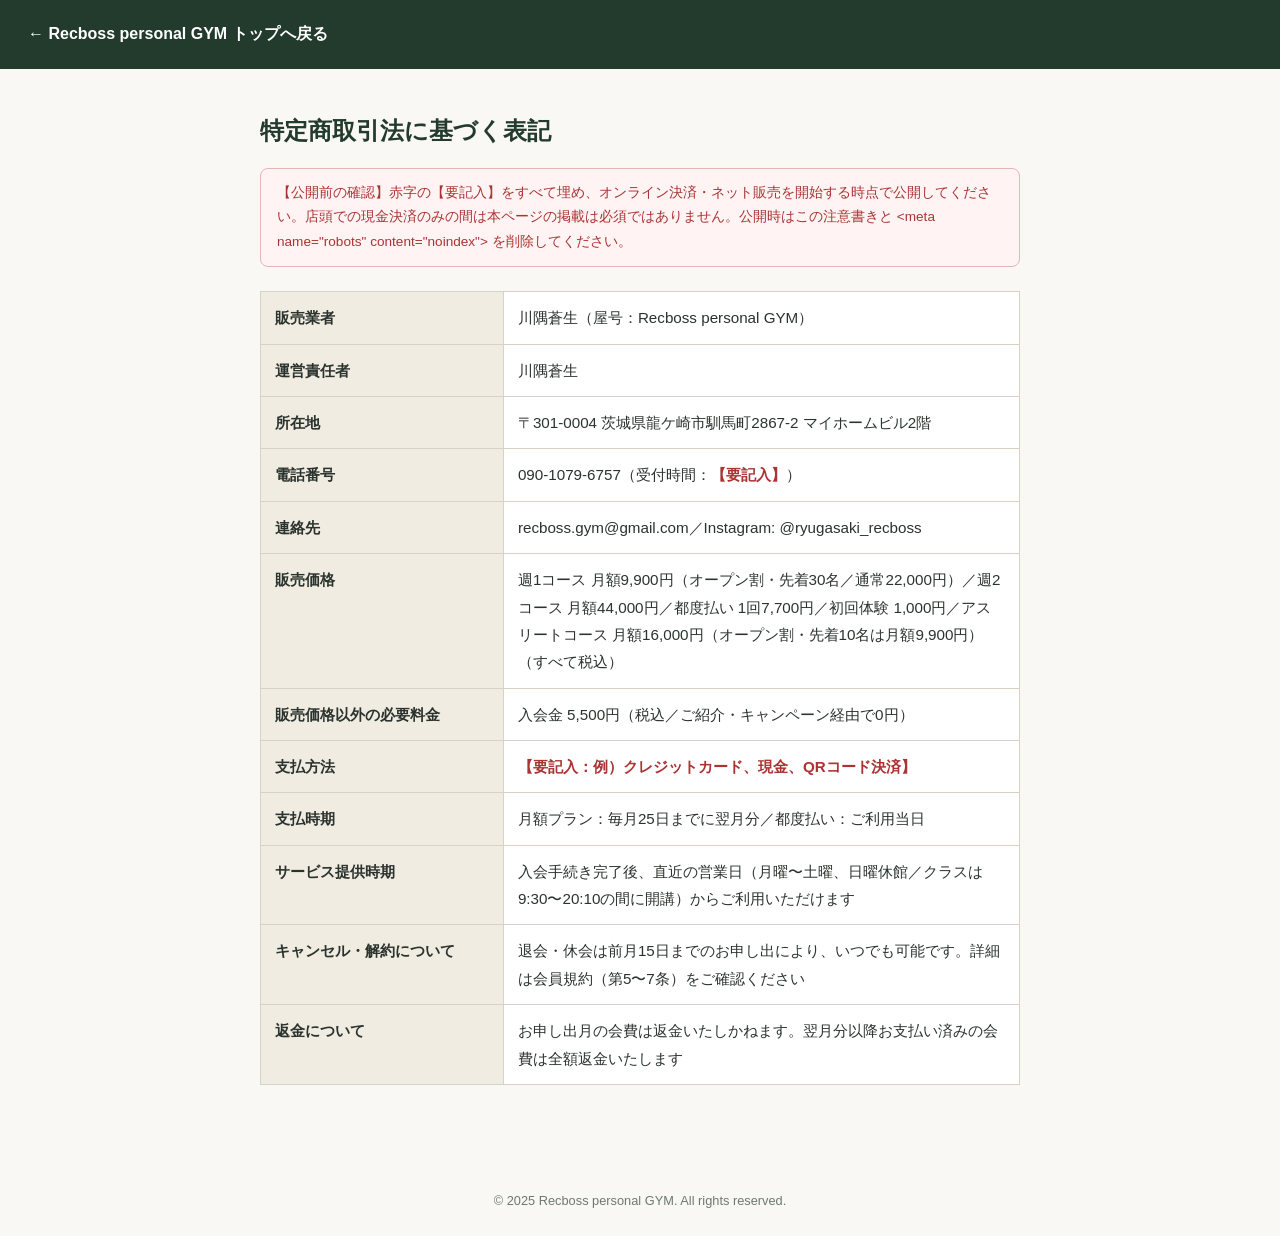
<file: tokushoho.html>
<!DOCTYPE html>
<html lang="ja">
<head>
<meta charset="UTF-8">
<meta name="viewport" content="width=device-width, initial-scale=1.0">
<meta name="robots" content="noindex">
<title>特定商取引法に基づく表記｜Recboss personal GYM</title>
<style>
  :root { --green:#233b2c; --pink:#e0607e; --sub:#6b7a70; }
  * { box-sizing: border-box; margin: 0; padding: 0; }
  body { font-family: "Noto Sans JP", "Hiragino Sans", sans-serif; color:#2b332e; line-height:1.8; background:#faf8f4; }
  header { background: var(--green); color:#fff; padding: 20px 28px; }
  header a { color:#fff; text-decoration:none; font-weight:700; }
  main { max-width: 800px; margin: 0 auto; padding: 40px 20px 80px; }
  h1 { font-size: 1.5rem; margin-bottom: 8px; color: var(--green); }
  .note { background:#fff3f3; border:1px solid #e8b4b4; color:#a33; font-size:.85rem; padding:12px 16px; border-radius:8px; margin:16px 0 24px; }
  table { width:100%; border-collapse: collapse; background:#fff; }
  th, td { border:1px solid #d8d2c6; padding:12px 14px; text-align:left; vertical-align:top; font-size:.95rem; }
  th { background:#f0ece2; width:32%; font-weight:700; }
  .todo { color:#a33; font-weight:700; }
  footer { text-align:center; color:var(--sub); font-size:.8rem; padding:24px; }
  @media (max-width:600px){ th,td{ display:block; width:100%; } th{ border-bottom:none; } td{ border-top:none; } }
</style>
</head>
<body>
<header><a href="index.html">← Recboss personal GYM トップへ戻る</a></header>
<main>
  <h1>特定商取引法に基づく表記</h1>
  <div class="note">【公開前の確認】赤字の【要記入】をすべて埋め、オンライン決済・ネット販売を開始する時点で公開してください。店頭での現金決済のみの間は本ページの掲載は必須ではありません。公開時はこの注意書きと &lt;meta name="robots" content="noindex"&gt; を削除してください。</div>
  <table>
    <tr><th>販売業者</th><td>川隅蒼生（屋号：Recboss personal GYM）</td></tr>
    <tr><th>運営責任者</th><td>川隅蒼生</td></tr>
    <tr><th>所在地</th><td>〒301-0004 茨城県龍ケ崎市馴馬町2867-2 マイホームビル2階</td></tr>
    <tr><th>電話番号</th><td>090-1079-6757（受付時間：<span class="todo">【要記入】</span>）</td></tr>
    <tr><th>連絡先</th><td>recboss.gym@gmail.com／Instagram: @ryugasaki_recboss</td></tr>
    <tr><th>販売価格</th><td>週1コース 月額9,900円（オープン割・先着30名／通常22,000円）／週2コース 月額44,000円／都度払い 1回7,700円／初回体験 1,000円／アスリートコース 月額16,000円（オープン割・先着10名は月額9,900円）（すべて税込）</td></tr>
    <tr><th>販売価格以外の必要料金</th><td>入会金 5,500円（税込／ご紹介・キャンペーン経由で0円）</td></tr>
    <tr><th>支払方法</th><td><span class="todo">【要記入：例）クレジットカード、現金、QRコード決済】</span></td></tr>
    <tr><th>支払時期</th><td>月額プラン：毎月25日までに翌月分／都度払い：ご利用当日</td></tr>
    <tr><th>サービス提供時期</th><td>入会手続き完了後、直近の営業日（月曜〜土曜、日曜休館／クラスは9:30〜20:10の間に開講）からご利用いただけます</td></tr>
    <tr><th>キャンセル・解約について</th><td>退会・休会は前月15日までのお申し出により、いつでも可能です。詳細は会員規約（第5〜7条）をご確認ください</td></tr>
    <tr><th>返金について</th><td>お申し出月の会費は返金いたしかねます。翌月分以降お支払い済みの会費は全額返金いたします</td></tr>
  </table>
</main>
<footer>&copy; 2025 Recboss personal GYM. All rights reserved.</footer>
</body>
</html>
</file>
<file: css/sub.css>
/* ══════════════════════════════
   下層ページ共通スタイル（semi-personal / diet / 4d-stretch）
   色・書体はトップページ（index.html）の :root と同じ値にそろえる
══════════════════════════════ */
:root {
  --green: #2f7d4f;
  --green-dark: #23613c;
  --green-soft: #d9ecdc;
  --green-pale: #f3f8f2;
  --black: #1c1c1c;
  --ink: #2b2b2b;
  --sub: #5b605c;
  --line: #e2ebe2;
  --accent: #bc530e;
  --line-green: #06c755;
  --teal: #007a7d;
  --wm: "Montserrat", "Noto Sans JP", sans-serif;
  --round: "Zen Maru Gothic", "Noto Sans JP", sans-serif;
}
*, *::before, *::after { box-sizing: border-box; margin: 0; padding: 0; }
html { scroll-behavior: smooth; }
body {
  font-family: "Noto Sans JP", sans-serif;
  background: #fff; color: var(--ink);
  font-size: 18px; line-height: 1.9;
  -webkit-text-size-adjust: 100%;
}
img, video { display: block; max-width: 100%; height: auto; }
a { color: inherit; text-decoration: none; }
:focus-visible { outline: 3px solid var(--green); outline-offset: 2px; border-radius: 4px; }
@media (prefers-reduced-motion: reduce) { html { scroll-behavior: auto; } * { transition: none !important; } }

/* ── ヘッダー ── */
.hd {
  position: sticky; top: 0; z-index: 900;
  background: rgba(255,255,255,.97); border-bottom: 1px solid var(--line);
}
.hd-in {
  min-height: 76px; padding: 0 max(28px, env(safe-area-inset-right)) 0 max(28px, env(safe-area-inset-left));
  display: flex; align-items: center; justify-content: space-between; gap: 20px;
}
.logo { display: inline-flex; align-items: center; gap: 12px; line-height: 1; padding: 8px 0; }
.logo img { width: 60px; }
.logo-text { display: flex; flex-direction: column; align-items: center; }
.logo-text b { font-family: var(--wm); font-weight: 600; font-size: 1.4rem; letter-spacing: .2em; color: var(--black); margin-right: -.2em; }
.logo-text small { margin-top: 5px; font-family: var(--wm); font-weight: 500; font-size: .74rem; letter-spacing: .14em; }
.gnav { display: flex; align-items: center; gap: 22px; list-style: none; }
.gnav a { display: block; padding: 11px 0; font-size: .93rem; font-weight: 700; white-space: nowrap; transition: color .2s; }
.gnav a:hover, .gnav a[aria-current="page"] { color: var(--green); }
.gnav a[aria-current="page"] { border-bottom: 2px solid var(--green); }

/* ── ボタン ── */
.btn {
  display: inline-flex; align-items: center; justify-content: center; gap: 10px;
  font-family: var(--round); font-weight: 900; font-size: 1.12rem;
  min-height: 56px; padding: 14px 32px; border-radius: 999px;
  transition: background .2s, color .2s, transform .15s;
  touch-action: manipulation;
}
.btn:hover { transform: translateY(-2px); }
.btn-main { background: var(--green); color: #fff; box-shadow: 0 6px 18px rgba(47,125,79,.32); }
.btn-main:hover { background: var(--green-dark); }
.btn-line { background: #fff; color: var(--ink); border: 2px solid var(--line-green); }
.btn-line:hover { background: #effcf4; }
.btn-white { background: #fff; color: var(--green-dark); box-shadow: 0 10px 28px rgba(0,0,0,.18); font-size: 1.2rem; padding: 16px 42px; }
.btn-sm { min-height: 48px; padding: 10px 22px; font-size: .98rem; }
.line-badge {
  display: inline-grid; place-items: center; width: 30px; height: 30px; border-radius: 8px;
  background: var(--line-green); color: #fff; font-family: var(--wm); font-weight: 700; font-size: .5rem;
}

/* ── ページ見出し ── */
.crumb { max-width: 880px; margin: 0 auto; padding: 16px 28px 0; font-size: .82rem; color: var(--sub); }
.crumb ol { list-style: none; display: flex; flex-wrap: wrap; gap: 6px; }
.crumb li + li::before { content: "›"; margin-right: 6px; }
.crumb a { text-decoration: underline; text-underline-offset: 3px; }
.page-hero { background: var(--green-pale); padding: 56px 28px 60px; text-align: center; margin-top: 16px; }
.page-hero-in { max-width: 880px; margin: 0 auto; }
.wm-label {
  display: inline-flex; align-items: center; gap: 12px; margin-bottom: 16px;
  font-family: var(--wm); font-weight: 600; letter-spacing: .28em;
  font-size: .78rem; color: var(--green-dark); text-transform: uppercase;
}
.wm-label::before, .wm-label::after { content: ""; width: 28px; height: 1px; background: currentColor; }
.page-hero h1 {
  font-family: var(--round); font-weight: 900; color: var(--green);
  font-size: clamp(1.75rem, 4.2vw, 2.7rem); line-height: 1.45; letter-spacing: .02em;
}
.page-hero h1 small { display: block; font-size: .5em; color: var(--green-dark); margin-bottom: 8px; letter-spacing: .04em; }
.page-hero .lead { margin-top: 20px; color: var(--sub); font-weight: 500; text-align: left; }
.hero-btns { display: flex; flex-wrap: wrap; justify-content: center; gap: 12px; margin-top: 28px; }

/* ── 本文 ── */
.sec { padding: 68px 28px; }
.sec.pale { background: var(--green-pale); }
.wrap { max-width: 880px; margin: 0 auto; }
.sec h2 {
  font-family: var(--round); font-weight: 900; font-size: clamp(1.45rem, 3.2vw, 2rem); line-height: 1.5;
  margin-bottom: 22px; padding-left: 18px; border-left: 6px solid var(--green);
}
.sec h2 .g { color: var(--green); }
.sec p + p { margin-top: 1em; }
.sec .txt { font-weight: 500; }
.sec .txt a, .faq-a a, .note a { color: var(--green-dark); text-decoration: underline; text-underline-offset: 3px; }
.note { margin-top: 22px; color: var(--sub); font-size: .85rem; line-height: 1.8; }

.cards { display: grid; grid-template-columns: repeat(3, 1fr); gap: 20px; margin-top: 28px; }
.cards.two { grid-template-columns: repeat(2, 1fr); }
.card { background: var(--green-pale); border-radius: 20px; padding: 28px 24px; }
.sec.pale .card { background: #fff; }
.card h3 { font-family: var(--round); font-weight: 900; font-size: 1.18rem; line-height: 1.5; margin-bottom: 8px; }
.card p { font-size: .95rem; color: var(--sub); font-weight: 500; line-height: 1.85; }
.card .num { font-family: var(--wm); font-weight: 700; color: var(--green); font-size: .9rem; letter-spacing: .1em; display: block; margin-bottom: 4px; }

/* 3つの比較 */
.cmp { display: grid; grid-template-columns: repeat(3, 1fr); gap: 16px; margin-top: 28px; align-items: stretch; }
.cmp-col { border: 1.5px solid var(--line); border-radius: 20px; padding: 24px 20px; background: #fff; }
.cmp-col.us { border: 3px solid var(--green); box-shadow: 0 10px 28px rgba(47,125,79,.14); }
.cmp-col h3 { font-family: var(--round); font-weight: 900; font-size: 1.12rem; line-height: 1.45; text-align: center; margin-bottom: 4px; }
.cmp-col.us h3 { color: var(--green); }
.cmp-col .big { display: block; text-align: center; font-family: var(--round); font-weight: 900; font-size: 1.7rem; margin-bottom: 12px; }
.cmp-col dl > div { padding: 12px 0; border-top: 1px solid var(--line); }
.cmp-col dt { font-size: .8rem; font-weight: 700; color: var(--green-dark); }
.cmp-col dd { font-size: .95rem; font-weight: 500; line-height: 1.7; }

/* チェックリスト */
.checks { list-style: none; margin-top: 20px; display: grid; gap: 12px; }
.checks li { position: relative; padding: 14px 18px 14px 52px; background: #fff; border: 1px solid var(--line); border-radius: 14px; font-weight: 700; line-height: 1.6; }
.checks li::before {
  content: ""; position: absolute; left: 18px; top: 50%; width: 22px; height: 22px; margin-top: -11px; border-radius: 50%;
  background: var(--green) url("data:image/svg+xml,%3Csvg xmlns='http://www.w3.org/2000/svg' viewBox='0 0 24 24' fill='none' stroke='%23fff' stroke-width='3.2' stroke-linecap='round' stroke-linejoin='round'%3E%3Cpath d='M6 12.5l4 4L18 8'/%3E%3C/svg%3E") center/16px no-repeat;
}

/* 70分の流れ */
.flow { list-style: none; display: grid; grid-template-columns: repeat(3, 1fr); gap: 16px; margin-top: 28px; }
.flow li { background: #fff; border: 1px solid var(--line); border-radius: 20px; padding: 24px 20px; }
.flow b { font-family: var(--wm); font-weight: 700; font-size: 2rem; color: var(--green); line-height: 1; }
.flow b small { font-family: var(--round); font-size: .95rem; margin-left: 2px; }
.flow h3 { font-family: var(--round); font-weight: 900; font-size: 1.12rem; margin: 6px 0 6px; }
.flow p { font-size: .93rem; color: var(--sub); font-weight: 500; line-height: 1.8; }

/* 料金の案内 */
.offer { margin-top: 8px; border: 3px solid var(--green); border-radius: 24px; padding: 30px 28px; background: #fff; }
.offer h3 { font-family: var(--round); font-weight: 900; font-size: 1.25rem; margin-bottom: 12px; }
.offer ul { list-style: none; }
.offer li { display: flex; flex-wrap: wrap; justify-content: space-between; align-items: baseline; gap: 4px 16px; padding: 12px 0; border-top: 1px solid var(--line); font-weight: 500; }
.offer li b { font-family: var(--round); font-weight: 900; font-size: 1.3rem; color: var(--black); }
.offer li small { flex-basis: 100%; color: var(--sub); font-size: .85rem; }
.offer .tag { display: inline-block; background: var(--accent); color: #fff; font-size: .78rem; font-weight: 700; border-radius: 999px; padding: 2px 12px; margin-right: 8px; vertical-align: middle; }
.offer .go { margin-top: 18px; text-align: center; }

/* FAQ */
details { background: #fff; border-radius: 16px; margin-bottom: 12px; border: 1px solid var(--line); }
summary { list-style: none; cursor: pointer; padding: 20px 24px; display: flex; align-items: center; gap: 16px; font-weight: 700; font-size: 1.02rem; min-height: 44px; }
summary::-webkit-details-marker { display: none; }
summary::after { content: "＋"; margin-left: auto; font-weight: 900; color: var(--green-dark); font-size: 1.3rem; flex-shrink: 0; }
details[open] summary::after { content: "－"; }
.q-mark { font-family: var(--wm); font-weight: 700; color: #fff; background: var(--green); width: 34px; height: 34px; border-radius: 50%; display: grid; place-items: center; flex-shrink: 0; font-size: .95rem; }
.faq-a { padding: 0 24px 22px 74px; color: var(--sub); font-weight: 500; }

/* 関連ページ */
.rel { list-style: none; display: grid; grid-template-columns: repeat(3, 1fr); gap: 14px; margin-top: 8px; }
.rel a { display: flex; align-items: center; justify-content: space-between; gap: 10px; height: 100%; min-height: 64px; padding: 16px 20px; border: 1.5px solid var(--green-soft); border-radius: 16px; font-weight: 700; line-height: 1.5; background: #fff; transition: border-color .2s; }
.rel a:hover { border-color: var(--green); }
.rel a::after { content: "→"; color: var(--green); flex-shrink: 0; }

/* 4D-Stretch */
.fd-top { background: #232828; color: #fff; }
.fd-top .wm-label { color: #42c6c2; }
.fd-top h1 { color: #fff; }
.fd-top h1 small { color: #42c6c2; }
.fd-top .lead { color: rgba(255,255,255,.86); }
.fd-logo { width: 220px; margin: 0 auto 20px; }
.fd-badge { display: inline-block; background: #009ca0; color: #fff; font-weight: 700; font-size: .9rem; border-radius: 999px; padding: 4px 18px; margin-bottom: 18px; }
.machine { display: grid; grid-template-columns: 300px 1fr; gap: 32px; align-items: center; margin-top: 28px; background: #fff; border: 1px solid var(--line); border-radius: 24px; padding: 28px; }
.machine + .machine { margin-top: 20px; }
.machine-img { background: #f1f5f5; border-radius: 18px; padding: 20px; display: grid; place-items: center; height: 280px; }
.machine-img img { max-height: 240px; width: auto; }
.machine .en { font-family: var(--wm); font-weight: 700; color: var(--teal); letter-spacing: .1em; font-size: .85rem; }
.machine h3 { font-family: var(--round); font-weight: 900; font-size: 1.3rem; line-height: 1.5; }
.machine h3 small { display: block; font-size: .85rem; color: var(--sub); font-weight: 700; }
.machine p { margin-top: 10px; font-weight: 500; font-size: .98rem; }
.machine dl { margin-top: 14px; font-size: .92rem; }
.machine dl > div { display: flex; gap: 14px; padding: 8px 0; border-top: 1px solid var(--line); }
.machine dt { flex: 0 0 6em; font-weight: 700; color: var(--teal); }
.machine video { margin-top: 16px; border-radius: 14px; width: 100%; background: #000; }

/* CTA・フッター */
.cta { background: var(--green); color: #fff; padding: 72px 28px; text-align: center; }
.cta h2 { font-family: var(--round); font-weight: 900; font-size: clamp(1.6rem, 4vw, 2.4rem); line-height: 1.5; margin-bottom: 14px; }
.cta p { font-weight: 500; margin-bottom: 28px; }
.cta-tel { margin-top: 22px; }
.cta-tel small { display: block; font-size: .88rem; }
.cta-tel a { font-family: var(--wm); font-weight: 700; font-size: 2rem; display: inline-flex; min-height: 48px; align-items: center; }
footer { background: var(--black); color: rgba(255,255,255,.8); padding: 52px 28px 28px; }
.foot-row { max-width: 1100px; margin: 0 auto 32px; display: flex; justify-content: space-between; flex-wrap: wrap; gap: 32px; }
.foot-brand img { width: 130px; margin-bottom: 16px; }
.foot-tag { font-family: var(--round); font-weight: 700; color: #fff; margin-bottom: 8px; }
.foot-copy { font-size: .9rem; line-height: 1.95; }
.foot-col h2 { font-family: var(--round); color: #fff; font-size: .95rem; margin-bottom: 10px; }
.foot-links { list-style: none; }
.foot-links a { display: block; padding: 10px 0; font-size: .9rem; transition: color .2s; }
.foot-links a:hover { color: #fff; }
.foot-bar { max-width: 1100px; margin: 0 auto; border-top: 1px solid rgba(255,255,255,.15); padding-top: 22px; text-align: center; font-size: .8rem; color: rgba(255,255,255,.65); font-family: var(--wm); letter-spacing: .08em; }
.float-cta { display: none; }

/* ── レスポンシブ ── */
@media (max-width: 1080px) {
  .hd-in { min-height: 64px; padding: 0 16px; }
  .logo img { width: 50px; }
  .logo-text b { font-size: 1.15rem; }
  .hd .btn-sm { display: none; }
  .hd nav { border-top: 1px solid var(--line); overflow-x: auto; -webkit-overflow-scrolling: touch; }
  .hd-in { flex-wrap: wrap; }
  .hd nav { flex: 0 0 calc(100% + 32px); margin: 0 -16px; order: 3; }
  .gnav { gap: 20px; padding: 0 16px; width: max-content; }
  .gnav a { padding: 9px 0; font-size: .88rem; }
}
@media (max-width: 760px) {
  body { padding-bottom: 76px; }
  .crumb { padding: 12px 16px 0; }
  .page-hero { padding: 40px 16px 44px; }
  .sec { padding: 52px 16px; }
  .cards, .cards.two, .cmp, .flow, .rel { grid-template-columns: 1fr; }
  .machine { grid-template-columns: 1fr; padding: 20px; gap: 20px; }
  .machine-img { height: 220px; }
  .machine-img img { max-height: 180px; }
  .faq-a { padding: 0 20px 20px; }
  summary { padding: 16px 18px; gap: 12px; }
  .offer { padding: 24px 18px; }
  .hero-btns .btn { width: 100%; }
  .cta { padding: 56px 16px; }
  .float-cta {
    display: grid; grid-template-columns: 1fr 1fr; gap: 8px;
    position: fixed; left: 0; right: 0; bottom: 0; z-index: 800;
    padding: 10px 12px calc(10px + env(safe-area-inset-bottom)); background: rgba(255,255,255,.97); border-top: 1px solid var(--line);
  }
  .float-cta a { min-height: 52px; font-size: 1rem; padding: 10px 8px; }
}
.nb { display: inline-block; }
</file>
